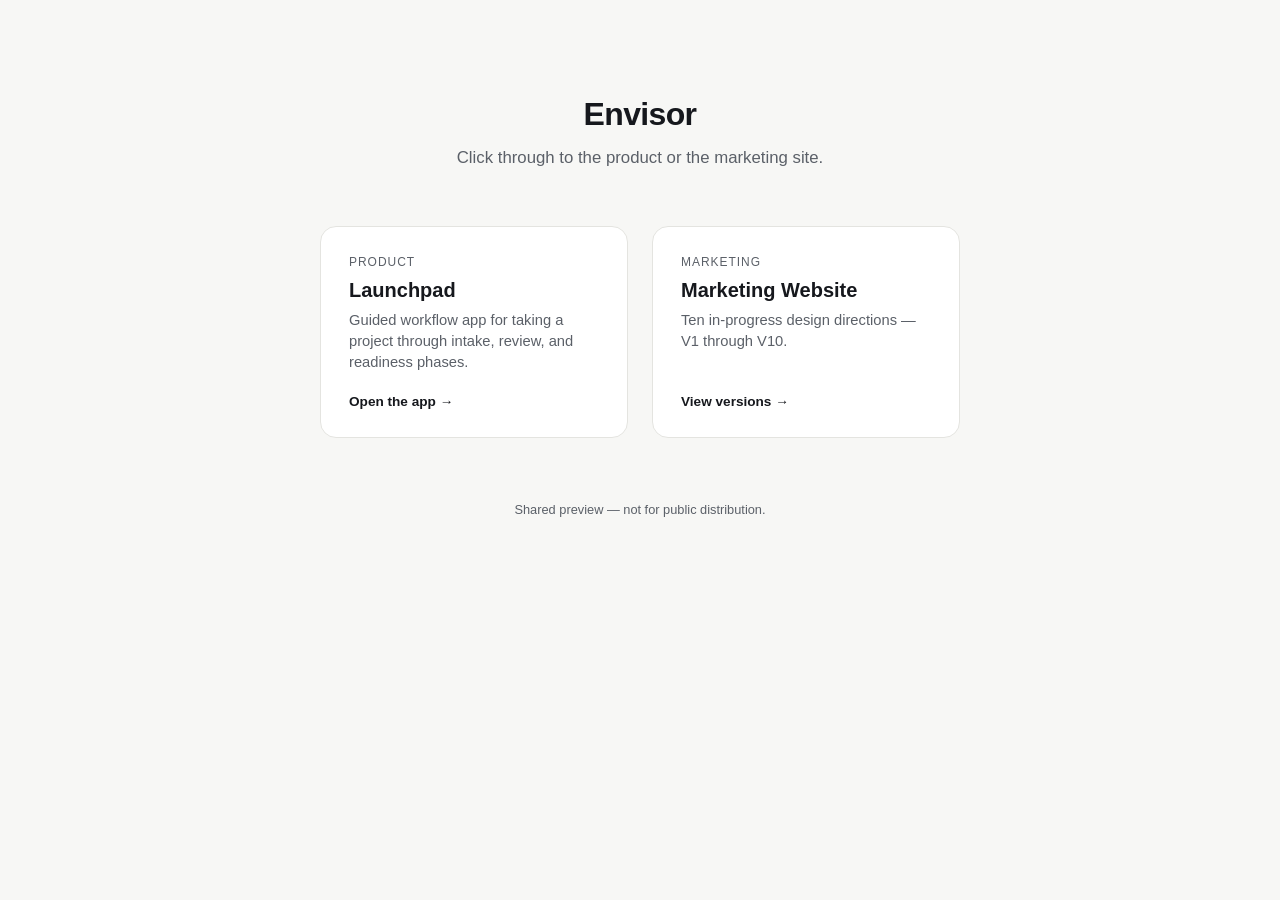
<file: index.html>
<!doctype html>
<html lang="en">
<head>
<meta charset="UTF-8" />
<meta name="viewport" content="width=device-width, initial-scale=1.0" />
<title>Envisor — Preview</title>
<meta name="robots" content="noindex" />
<style>
  :root {
    --bg: #f7f7f5;
    --card-bg: #ffffff;
    --text: #16181d;
    --text-muted: #5b6068;
    --border: #e4e4e0;
    --accent: #16181d;
  }
  @media (prefers-color-scheme: dark) {
    :root {
      --bg: #0f1013;
      --card-bg: #17181c;
      --text: #f2f2f0;
      --text-muted: #9a9ea6;
      --border: #2a2b30;
      --accent: #f2f2f0;
    }
  }
  * { box-sizing: border-box; }
  body {
    margin: 0;
    background: var(--bg);
    color: var(--text);
    font-family: -apple-system, BlinkMacSystemFont, "Inter", "Segoe UI", Helvetica, Arial, sans-serif;
    min-height: 100vh;
    display: flex;
    flex-direction: column;
    align-items: center;
    padding: 6rem 1.5rem 3rem;
  }
  header {
    text-align: center;
    margin-bottom: 3.5rem;
    max-width: 640px;
  }
  header h1 {
    font-size: 2rem;
    font-weight: 650;
    letter-spacing: -0.02em;
    margin: 0 0 0.75rem;
  }
  header p {
    color: var(--text-muted);
    font-size: 1.05rem;
    line-height: 1.5;
    margin: 0;
  }
  .cards {
    display: grid;
    grid-template-columns: repeat(auto-fit, minmax(260px, 1fr));
    gap: 1.5rem;
    width: 100%;
    max-width: 640px;
  }
  a.card {
    display: flex;
    flex-direction: column;
    justify-content: space-between;
    background: var(--card-bg);
    border: 1px solid var(--border);
    border-radius: 16px;
    padding: 1.75rem;
    min-height: 190px;
    text-decoration: none;
    color: inherit;
    transition: transform 0.15s ease, border-color 0.15s ease;
  }
  a.card:hover {
    transform: translateY(-3px);
    border-color: var(--accent);
  }
  .card .kicker {
    font-size: 0.75rem;
    text-transform: uppercase;
    letter-spacing: 0.08em;
    color: var(--text-muted);
    margin-bottom: 0.6rem;
  }
  .card h2 {
    font-size: 1.25rem;
    margin: 0 0 0.5rem;
    font-weight: 600;
  }
  .card p {
    font-size: 0.92rem;
    color: var(--text-muted);
    line-height: 1.45;
    margin: 0;
  }
  .card .go {
    margin-top: 1.25rem;
    font-size: 0.85rem;
    font-weight: 600;
    display: inline-flex;
    align-items: center;
    gap: 0.35rem;
  }
  footer {
    margin-top: 4rem;
    color: var(--text-muted);
    font-size: 0.8rem;
  }
</style>
</head>
<body>
  <header>
    <h1>Envisor</h1>
    <p>Click through to the product or the marketing site.</p>
  </header>

  <main class="cards">
    <a class="card" href="./launchpad/">
      <div>
        <div class="kicker">Product</div>
        <h2>Launchpad</h2>
        <p>Guided workflow app for taking a project through intake, review, and readiness phases.</p>
      </div>
      <span class="go">Open the app →</span>
    </a>

    <a class="card" href="./marketing-website/">
      <div>
        <div class="kicker">Marketing</div>
        <h2>Marketing Website</h2>
        <p>Ten in-progress design directions — V1 through V10.</p>
      </div>
      <span class="go">View versions →</span>
    </a>
  </main>

  <footer>Shared preview — not for public distribution.</footer>
</body>
</html>
</file>
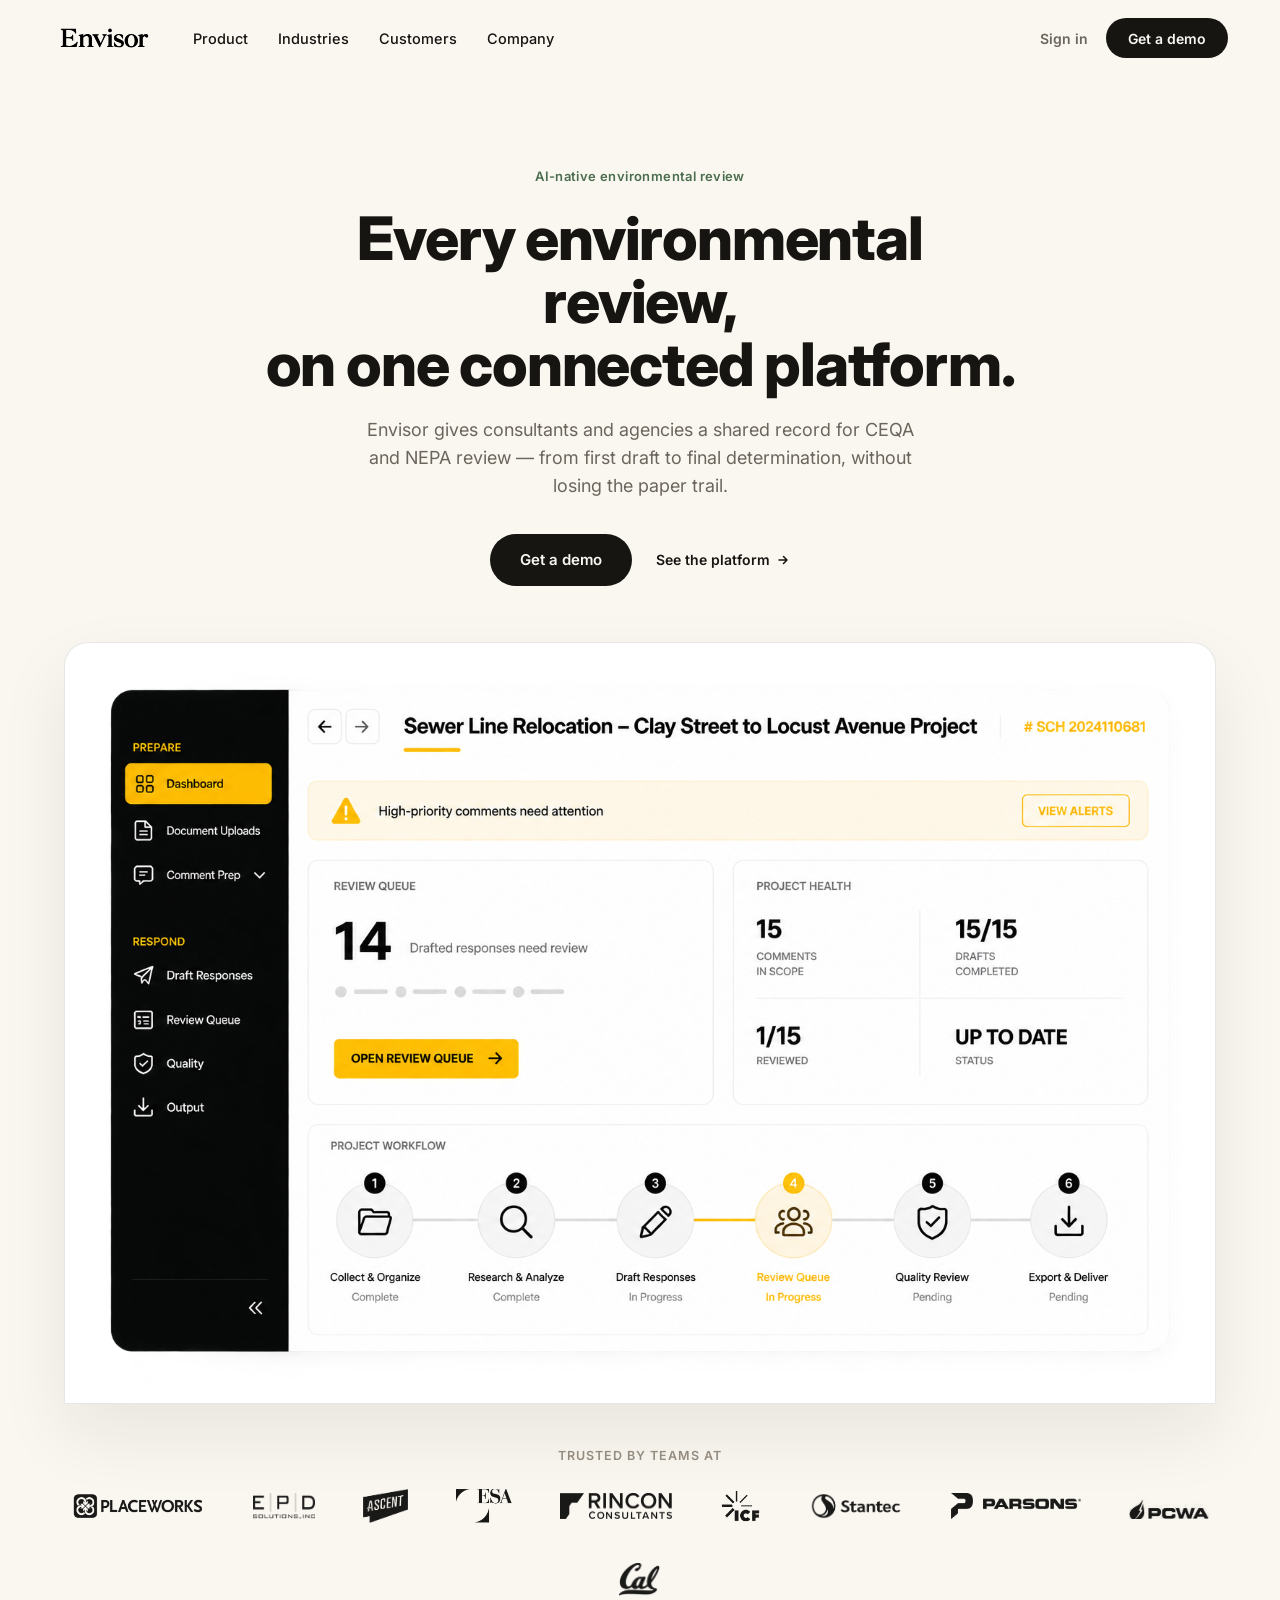
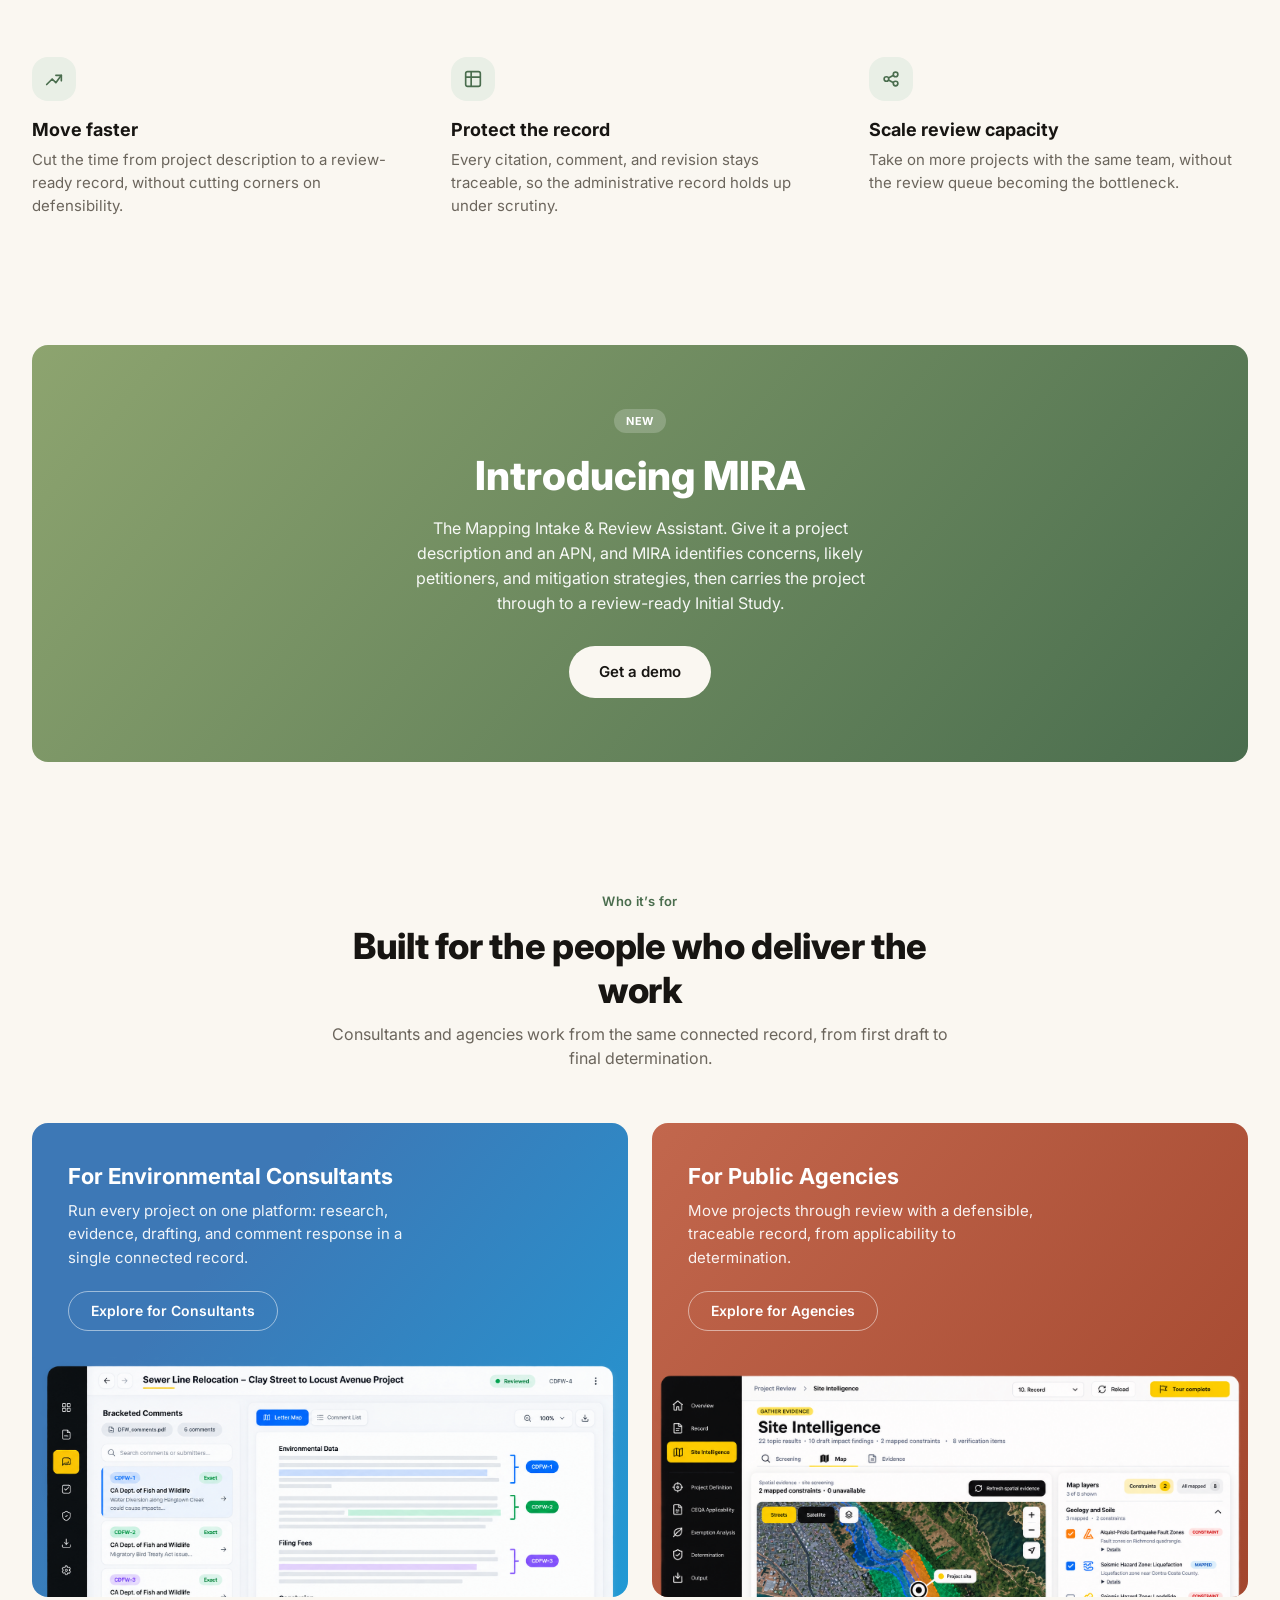
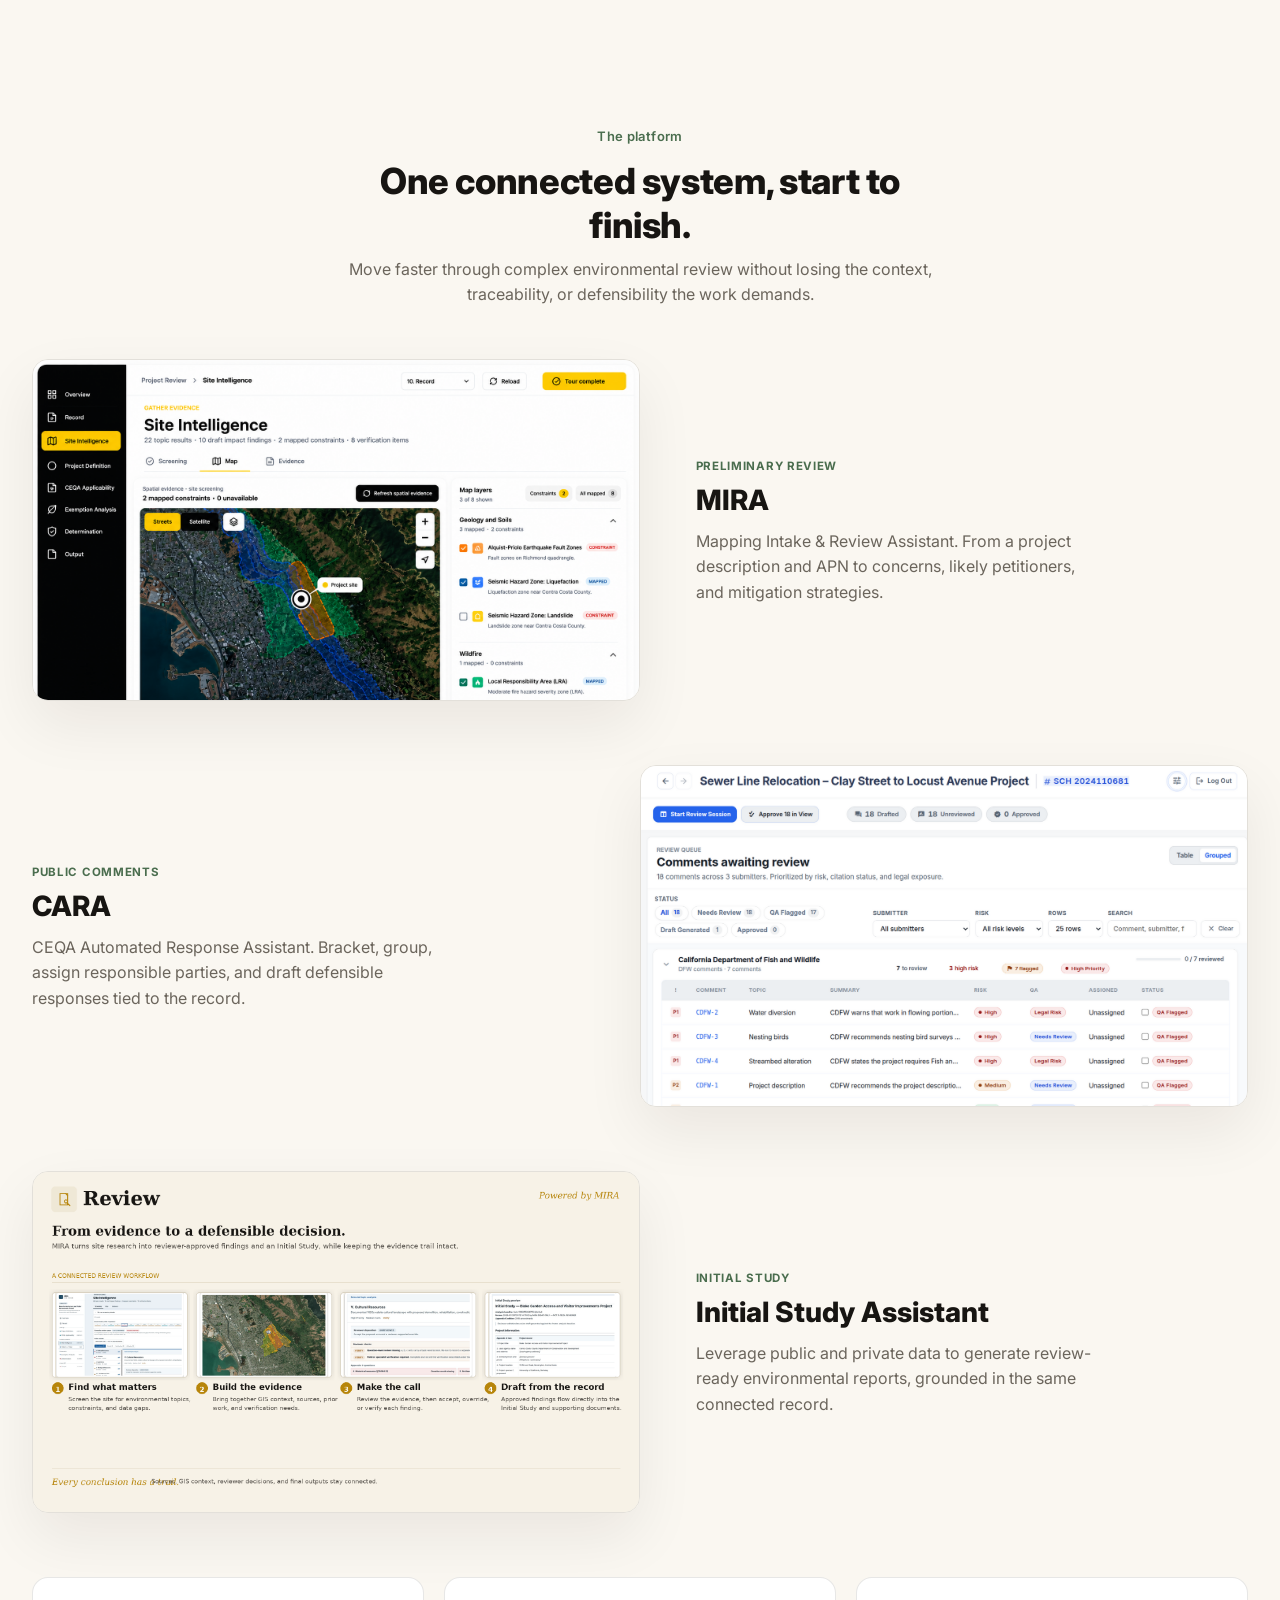
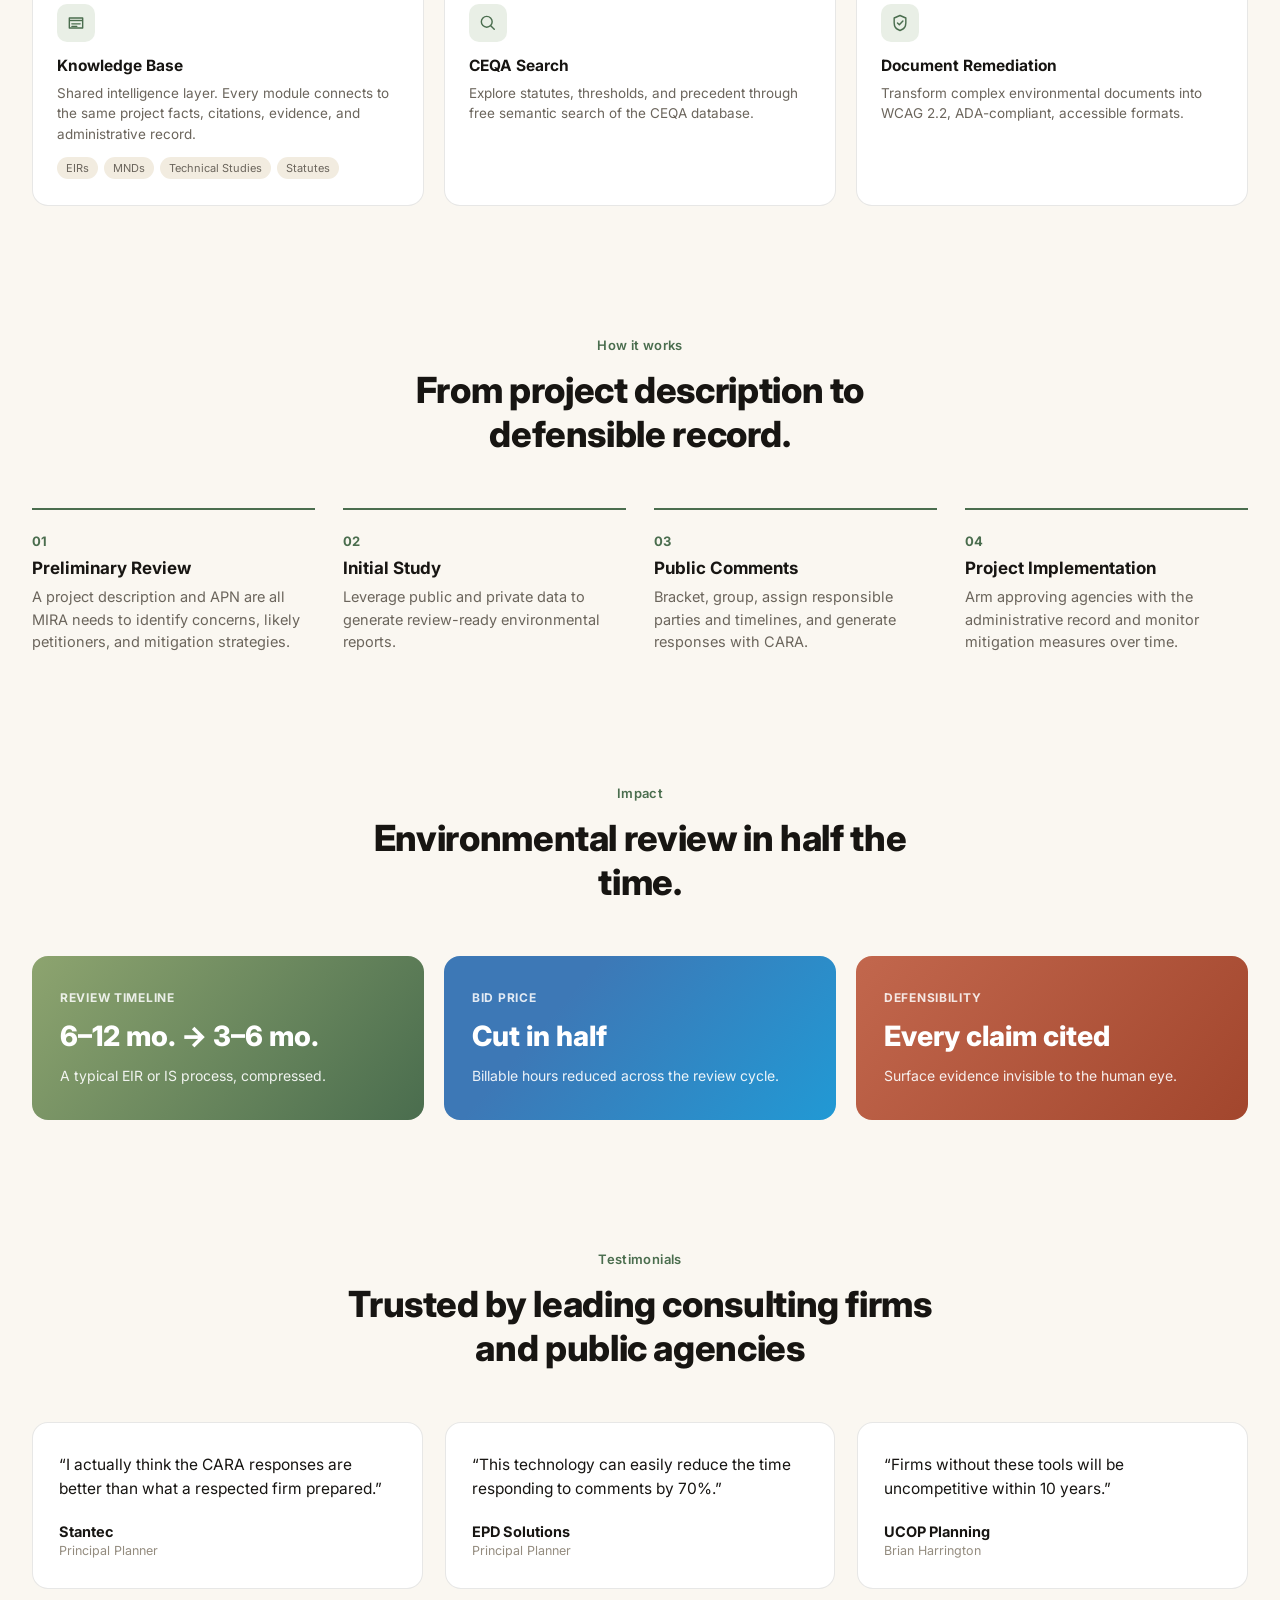
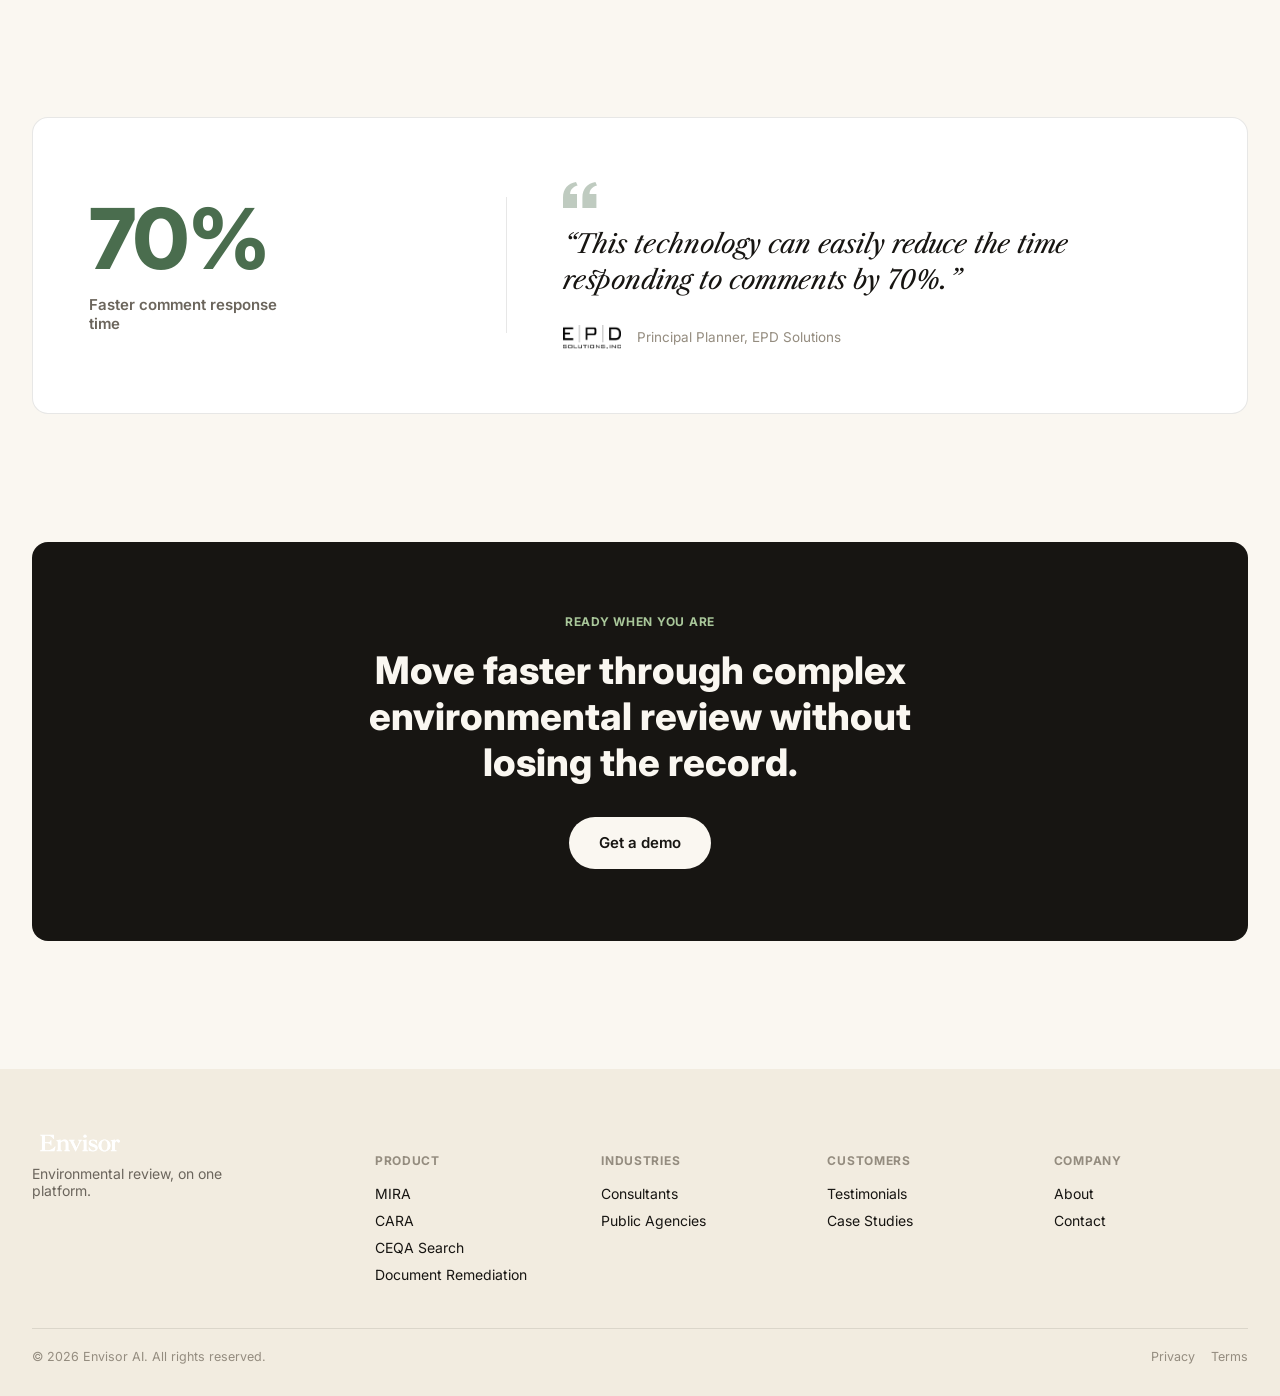
<file: marketing-v10/index.html>
<!DOCTYPE html>
<html lang="en">
<head>
<meta charset="UTF-8">
<meta name="viewport" content="width=device-width, initial-scale=1.0">
<title>Envisor | Environmental review, on one platform</title>
<meta name="description" content="Envisor is a purpose-built AI platform for environmental review. Research, draft, respond to comments, and defend environmental documents in one connected system.">
<link rel="icon" href="favicon.svg" type="image/svg+xml">
<link rel="preconnect" href="https://fonts.googleapis.com">
<link rel="preconnect" href="https://fonts.gstatic.com" crossorigin>
<link href="https://fonts.googleapis.com/css2?family=Libre+Caslon+Text:ital@0;1&family=Inter:wght@400;500;600;700;800&display=swap" rel="stylesheet">
<link rel="stylesheet" href="styles.css">
</head>
<body>

<header class="nav" id="site-nav">
  <div class="nav-inner">
    <a href="/" class="nav-logo"><img src="envisor-logo-ink.svg" alt="Envisor"></a>
    <ul class="nav-links">
      <li class="nav-item"><a href="#platform">Product</a></li>
      <li class="nav-item"><a href="#bento">Industries</a></li>
      <li class="nav-item"><a href="#customers">Customers</a></li>
      <li class="nav-item"><a href="#about">Company</a></li>
    </ul>
    <div class="nav-actions">
      <a href="/contact" class="nav-signin">Sign in</a>
      <a href="/contact" class="btn btn-pill btn-ink">Get a demo</a>
    </div>
    <button class="nav-mobile-toggle" id="menu-toggle" aria-label="Open menu" aria-expanded="false">
      <span></span><span></span><span></span>
    </button>
  </div>
  <div class="mobile-nav" id="mobile-nav">
    <a href="#platform">Product</a>
    <a href="#bento">Industries</a>
    <a href="#customers">Customers</a>
    <a href="#about">Company</a>
    <a href="/contact" class="btn btn-pill btn-ink">Get a demo</a>
  </div>
</header>

<section class="hero">
  <div class="hero-inner">
    <p class="eyebrow">AI-native environmental review</p>
    <h1 class="hero-headline">Every environmental review,<br>on one connected platform.</h1>
    <p class="hero-sub">Envisor gives consultants and agencies a shared record for CEQA and NEPA review — from first draft to final determination, without losing the paper trail.</p>
    <div class="hero-cta-row">
      <a href="/contact" class="btn btn-pill btn-lg btn-primary">Get a demo</a>
      <a href="#platform" class="btn-text">See the platform
        <svg width="14" height="14" viewBox="0 0 14 14" fill="none"><path d="M3 7H11M11 7L7.5 3.5M11 7L7.5 10.5" stroke="currentColor" stroke-width="1.5" stroke-linecap="round" stroke-linejoin="round"/></svg>
      </a>
    </div>
  </div>
  <div class="hero-shot-band reveal">
    <div class="hero-shot-frame">
      <img src="product-shots/hero-dashboard-framed.png" alt="Envisor project dashboard showing review workflow progress, open comments, and project health">
    </div>
  </div>
</section>

<section class="logo-carousel-band">
  <p class="logo-carousel-label">Trusted by teams at</p>
  <div class="logo-carousel-track">
    <div class="logo-carousel-cell"><img src="logos/placeworks.png" alt="PlaceWorks" loading="lazy"></div>
    <div class="logo-carousel-cell"><img src="logos/epd.png" alt="EPD Solutions" loading="lazy"></div>
    <div class="logo-carousel-cell"><img class="logo-lg" src="logos/Ascent_Logo_FullColor.png.png" alt="Ascent Environmental" loading="lazy"></div>
    <div class="logo-carousel-cell"><img class="logo-lg" src="logos/esa.png" alt="ESA — Environmental Science Associates" loading="lazy"></div>
    <div class="logo-carousel-cell"><img src="logos/rincon.png" alt="Rincon Consultants" loading="lazy"></div>
    <div class="logo-carousel-cell"><img class="logo-lg" src="logos/Logo-ICF.png" alt="ICF" loading="lazy"></div>
    <div class="logo-carousel-cell"><img src="logos/stantec.png" alt="Stantec" loading="lazy"></div>
    <div class="logo-carousel-cell"><img src="logos/Parsons_Corporation_logo.png" alt="Parsons" loading="lazy"></div>
    <div class="logo-carousel-cell"><img src="logos/pcwa.png" alt="Placer County Water Agency" loading="lazy"></div>
    <div class="logo-carousel-cell"><img class="logo-lg" src="logos/UC_Berkeley_Cal_logo.png" alt="UC Berkeley" loading="lazy"></div>
  </div>
</section>

<section class="benefits-sierra">
  <div class="benefits-inner">
    <div class="benefit-card reveal">
      <span class="benefit-icon" aria-hidden="true">
        <svg width="22" height="22" viewBox="0 0 24 24" fill="none"><path d="M4 18L10 12L14 16L20 8" stroke="currentColor" stroke-width="1.8" stroke-linecap="round" stroke-linejoin="round"/><path d="M14 8H20V14" stroke="currentColor" stroke-width="1.8" stroke-linecap="round" stroke-linejoin="round"/></svg>
      </span>
      <h3>Move faster</h3>
      <p>Cut the time from project description to a review-ready record, without cutting corners on defensibility.</p>
    </div>
    <div class="benefit-card reveal">
      <span class="benefit-icon" aria-hidden="true">
        <svg width="22" height="22" viewBox="0 0 24 24" fill="none"><rect x="4" y="4" width="16" height="16" rx="2" stroke="currentColor" stroke-width="1.8"/><path d="M4 10H20M10 4V20" stroke="currentColor" stroke-width="1.8"/></svg>
      </span>
      <h3>Protect the record</h3>
      <p>Every citation, comment, and revision stays traceable, so the administrative record holds up under scrutiny.</p>
    </div>
    <div class="benefit-card reveal">
      <span class="benefit-icon" aria-hidden="true">
        <svg width="22" height="22" viewBox="0 0 24 24" fill="none"><circle cx="7" cy="12" r="2.5" stroke="currentColor" stroke-width="1.8"/><circle cx="17" cy="7" r="2.5" stroke="currentColor" stroke-width="1.8"/><circle cx="17" cy="17" r="2.5" stroke="currentColor" stroke-width="1.8"/><path d="M9.2 11L14.8 8M9.2 13L14.8 16" stroke="currentColor" stroke-width="1.8"/></svg>
      </span>
      <h3>Scale review capacity</h3>
      <p>Take on more projects with the same team, without the review queue becoming the bottleneck.</p>
    </div>
  </div>
</section>

<section class="announce" id="mira">
  <div class="announce-card announce-card--green reveal">
    <span class="announce-badge">NEW</span>
    <h2>Introducing MIRA</h2>
    <p>The Mapping Intake &amp; Review Assistant. Give it a project description and an APN, and MIRA identifies concerns, likely petitioners, and mitigation strategies, then carries the project through to a review-ready Initial Study.</p>
    <a href="/contact" class="btn btn-pill btn-lg btn-light">Get a demo</a>
  </div>
</section>

<section class="bento" id="bento">
  <div class="sec-head reveal">
    <span class="eyebrow">Who it&rsquo;s for</span>
    <h2>Built for the people who deliver the work</h2>
    <p>Consultants and agencies work from the same connected record, from first draft to final determination.</p>
  </div>
  <div class="bento-grid reveal">
    <div class="bento-tile bento-tile--blue">
      <h3>For Environmental Consultants</h3>
      <p>Run every project on one platform: research, evidence, drafting, and comment response in a single connected record.</p>
      <a href="#" class="btn btn-pill btn-outline-light">Explore for Consultants</a>
      <div class="bento-shot"><img src="product-shots/cara-bracketed-comments.png" alt="CARA bracketed comments showing public comment letters mapped to agency issues by color-coded section"></div>
    </div>
    <div class="bento-tile bento-tile--terracotta">
      <h3>For Public Agencies</h3>
      <p>Move projects through review with a defensible, traceable record, from applicability to determination.</p>
      <a href="#" class="btn btn-pill btn-outline-light">Explore for Agencies</a>
      <div class="bento-shot"><img src="product-shots/mira-site-intelligence-soft.png" alt="Site Intelligence map showing mapped environmental constraints for a project site"></div>
    </div>
  </div>
</section>

<section class="features-sierra" id="platform">
  <div class="sec-head reveal">
    <span class="eyebrow">The platform</span>
    <h2>One connected system, start to finish.</h2>
    <p>Move faster through complex environmental review without losing the context, traceability, or defensibility the work demands.</p>
  </div>

  <div class="feature-row reveal">
    <div class="feature-row-media">
      <img src="product-shots/mira-site-intelligence.png" alt="MIRA site intelligence map showing mapped environmental constraints for a project site">
    </div>
    <div class="feature-row-text">
      <span class="feature-tag">Preliminary Review</span>
      <h3>MIRA</h3>
      <p>Mapping Intake &amp; Review Assistant. From a project description and APN to concerns, likely petitioners, and mitigation strategies.</p>
    </div>
  </div>

  <div class="feature-row feature-row--reverse reveal">
    <div class="feature-row-media">
      <img src="product-shots/cara-review-queue.png" alt="CARA review queue showing drafted comment responses awaiting reviewer sign-off">
    </div>
    <div class="feature-row-text">
      <span class="feature-tag">Public Comments</span>
      <h3>CARA</h3>
      <p>CEQA Automated Response Assistant. Bracket, group, assign responsible parties, and draft defensible responses tied to the record.</p>
    </div>
  </div>

  <div class="feature-row reveal">
    <div class="feature-row-media">
      <img src="product-shots/mira-workflow-composite.png" alt="Initial Study Assistant assembling a review-ready environmental report from public and private data">
    </div>
    <div class="feature-row-text">
      <span class="feature-tag">Initial Study</span>
      <h3>Initial Study Assistant</h3>
      <p>Leverage public and private data to generate review-ready environmental reports, grounded in the same connected record.</p>
    </div>
  </div>

  <div class="feature-mini-grid reveal">
    <div class="feature-mini-card">
      <span class="feature-mini-icon" aria-hidden="true">
        <svg width="20" height="20" viewBox="0 0 24 24" fill="none"><path d="M4 6H20V18H4V6Z" stroke="currentColor" stroke-width="1.7" stroke-linejoin="round"/><path d="M4 9H20" stroke="currentColor" stroke-width="1.7"/><path d="M7 13H17M7 16H13" stroke="currentColor" stroke-width="1.7" stroke-linecap="round"/></svg>
      </span>
      <h4>Knowledge Base</h4>
      <p>Shared intelligence layer. Every module connects to the same project facts, citations, evidence, and administrative record.</p>
      <div class="kb-tags">
        <span>EIRs</span><span>MNDs</span><span>Technical Studies</span><span>Statutes</span>
      </div>
    </div>
    <div class="feature-mini-card">
      <span class="feature-mini-icon" aria-hidden="true">
        <svg width="20" height="20" viewBox="0 0 24 24" fill="none"><circle cx="10.5" cy="10.5" r="6.5" stroke="currentColor" stroke-width="1.7"/><path d="M19.5 19.5L15.3 15.3" stroke="currentColor" stroke-width="1.7" stroke-linecap="round"/></svg>
      </span>
      <h4>CEQA Search</h4>
      <p>Explore statutes, thresholds, and precedent through free semantic search of the CEQA database.</p>
    </div>
    <div class="feature-mini-card">
      <span class="feature-mini-icon" aria-hidden="true">
        <svg width="20" height="20" viewBox="0 0 24 24" fill="none"><path d="M12 3L19 6V12C19 16.5 16 19.8 12 21C8 19.8 5 16.5 5 12V6L12 3Z" stroke="currentColor" stroke-width="1.7" stroke-linejoin="round"/><path d="M9 12L11.2 14.2L15.5 9.5" stroke="currentColor" stroke-width="1.7" stroke-linecap="round" stroke-linejoin="round"/></svg>
      </span>
      <h4>Document Remediation</h4>
      <p>Transform complex environmental documents into WCAG 2.2, ADA-compliant, accessible formats.</p>
    </div>
  </div>
</section>

<section class="workflow">
  <div class="sec-head reveal">
    <span class="eyebrow">How it works</span>
    <h2>From project description to defensible record.</h2>
  </div>
  <ol class="workflow-steps reveal">
    <li><span class="workflow-num">01</span><h4>Preliminary Review</h4><p>A project description and APN are all MIRA needs to identify concerns, likely petitioners, and mitigation strategies.</p></li>
    <li><span class="workflow-num">02</span><h4>Initial Study</h4><p>Leverage public and private data to generate review-ready environmental reports.</p></li>
    <li><span class="workflow-num">03</span><h4>Public Comments</h4><p>Bracket, group, assign responsible parties and timelines, and generate responses with CARA.</p></li>
    <li><span class="workflow-num">04</span><h4>Project Implementation</h4><p>Arm approving agencies with the administrative record and monitor mitigation measures over time.</p></li>
  </ol>
</section>

<section class="impact">
  <div class="impact-inner">
    <div class="sec-head reveal">
      <span class="eyebrow">Impact</span>
      <h2>Environmental review in half the time.</h2>
    </div>
    <div class="impact-grid reveal">
      <div class="impact-stat impact-stat--green">
        <span class="impact-eyebrow">Review Timeline</span>
        <span class="impact-num">6–12 mo. &rarr; 3–6 mo.</span>
        <p class="impact-desc">A typical EIR or IS process, compressed.</p>
      </div>
      <div class="impact-stat impact-stat--blue">
        <span class="impact-eyebrow">Bid Price</span>
        <span class="impact-num">Cut in half</span>
        <p class="impact-desc">Billable hours reduced across the review cycle.</p>
      </div>
      <div class="impact-stat impact-stat--terracotta">
        <span class="impact-eyebrow">Defensibility</span>
        <span class="impact-num">Every claim cited</span>
        <p class="impact-desc">Surface evidence invisible to the human eye.</p>
      </div>
    </div>
  </div>
</section>

<section class="testimonials" id="customers">
  <div class="sec-head reveal">
    <span class="eyebrow">Testimonials</span>
    <h2>Trusted by leading consulting firms and public agencies</h2>
  </div>
  <div class="testimonial-cards reveal">
    <blockquote class="testimonial-card">
      <p>&ldquo;I actually think the CARA responses are better than what a respected firm prepared.&rdquo;</p>
      <cite><span class="t-org">Stantec</span><span class="t-role">Principal Planner</span></cite>
    </blockquote>
    <blockquote class="testimonial-card">
      <p>&ldquo;This technology can easily reduce the time responding to comments by 70%.&rdquo;</p>
      <cite><span class="t-org">EPD Solutions</span><span class="t-role">Principal Planner</span></cite>
    </blockquote>
    <blockquote class="testimonial-card">
      <p>&ldquo;Firms without these tools will be uncompetitive within 10 years.&rdquo;</p>
      <cite><span class="t-org">UCOP Planning</span><span class="t-role">Brian Harrington</span></cite>
    </blockquote>
  </div>
</section>

<section class="spotlight">
  <div class="spotlight-card reveal">
    <div class="spotlight-stat">
      <span class="spotlight-num">70%</span>
      <span class="spotlight-label">Faster comment response time</span>
    </div>
    <div class="spotlight-quote">
      <svg class="spotlight-mark" width="34" height="26" viewBox="0 0 34 26" fill="none" aria-hidden="true"><path d="M0 26V15.6C0 6.9 4.9 1.3 13 0L14.6 3.6C9.7 5 7.3 8 7.1 12H14V26H0ZM19.4 26V15.6C19.4 6.9 24.3 1.3 32.4 0L34 3.6C29.1 5 26.7 8 26.5 12H33.4V26H19.4Z" fill="currentColor"/></svg>
      <p>&ldquo;This technology can easily reduce the time responding to comments by 70%.&rdquo;</p>
      <div class="spotlight-attribution">
        <img src="logos/epd.png" alt="EPD Solutions" class="spotlight-logo">
        <span class="t-role">Principal Planner, EPD Solutions</span>
      </div>
    </div>
  </div>
</section>

<section class="final-cta">
  <div class="final-cta-card reveal">
    <span class="final-cta-eyebrow">Ready when you are</span>
    <h2>Move faster through complex environmental review without losing the record.</h2>
    <a href="/contact" class="btn btn-pill btn-lg btn-light">Get a demo</a>
  </div>
</section>

<footer class="footer" id="about">
  <div class="footer-inner">
    <div class="footer-brand">
      <img class="footer-logo" src="envisor-logo.svg" alt="Envisor">
      <p>Environmental review, on one platform.</p>
    </div>
    <div class="footer-col">
      <h5>Product</h5>
      <a href="#platform">MIRA</a>
      <a href="#platform">CARA</a>
      <a href="#platform">CEQA Search</a>
      <a href="#platform">Document Remediation</a>
    </div>
    <div class="footer-col">
      <h5>Industries</h5>
      <a href="#bento">Consultants</a>
      <a href="#bento">Public Agencies</a>
    </div>
    <div class="footer-col">
      <h5>Customers</h5>
      <a href="#customers">Testimonials</a>
      <a href="#customers">Case Studies</a>
    </div>
    <div class="footer-col">
      <h5>Company</h5>
      <a href="#about">About</a>
      <a href="/contact">Contact</a>
    </div>
  </div>
  <div class="footer-bottom">
    <span>&copy; 2026 Envisor AI. All rights reserved.</span>
    <span class="footer-legal"><a href="#">Privacy</a><a href="#">Terms</a></span>
  </div>
</footer>

<script>
(function () {
  var reduceMotion = window.matchMedia('(prefers-reduced-motion: reduce)').matches;
  var nav = document.getElementById('site-nav');
  window.addEventListener('scroll', function () {
    nav.classList.toggle('is-scrolled', window.scrollY > 8);
  }, { passive: true });

  var toggle = document.getElementById('menu-toggle');
  var mobileNav = document.getElementById('mobile-nav');
  toggle.addEventListener('click', function () {
    var open = mobileNav.classList.toggle('is-open');
    toggle.setAttribute('aria-expanded', String(open));
  });

  var revealables = document.querySelectorAll('.reveal');
  if (reduceMotion || !('IntersectionObserver' in window)) {
    revealables.forEach(function (el) { el.classList.add('is-in'); });
  } else {
    var io = new IntersectionObserver(function (entries) {
      entries.forEach(function (entry) {
        if (!entry.isIntersecting) return;
        entry.target.classList.add('is-in');
        io.unobserve(entry.target);
      });
    }, { rootMargin: '0px 0px 20% 0px', threshold: 0.01 });
    revealables.forEach(function (el) {
      if (el.getBoundingClientRect().top < window.innerHeight) { el.classList.add('is-in'); }
      else { io.observe(el); }
    });
  }
})();
</script>
</body>
</html>
</file>
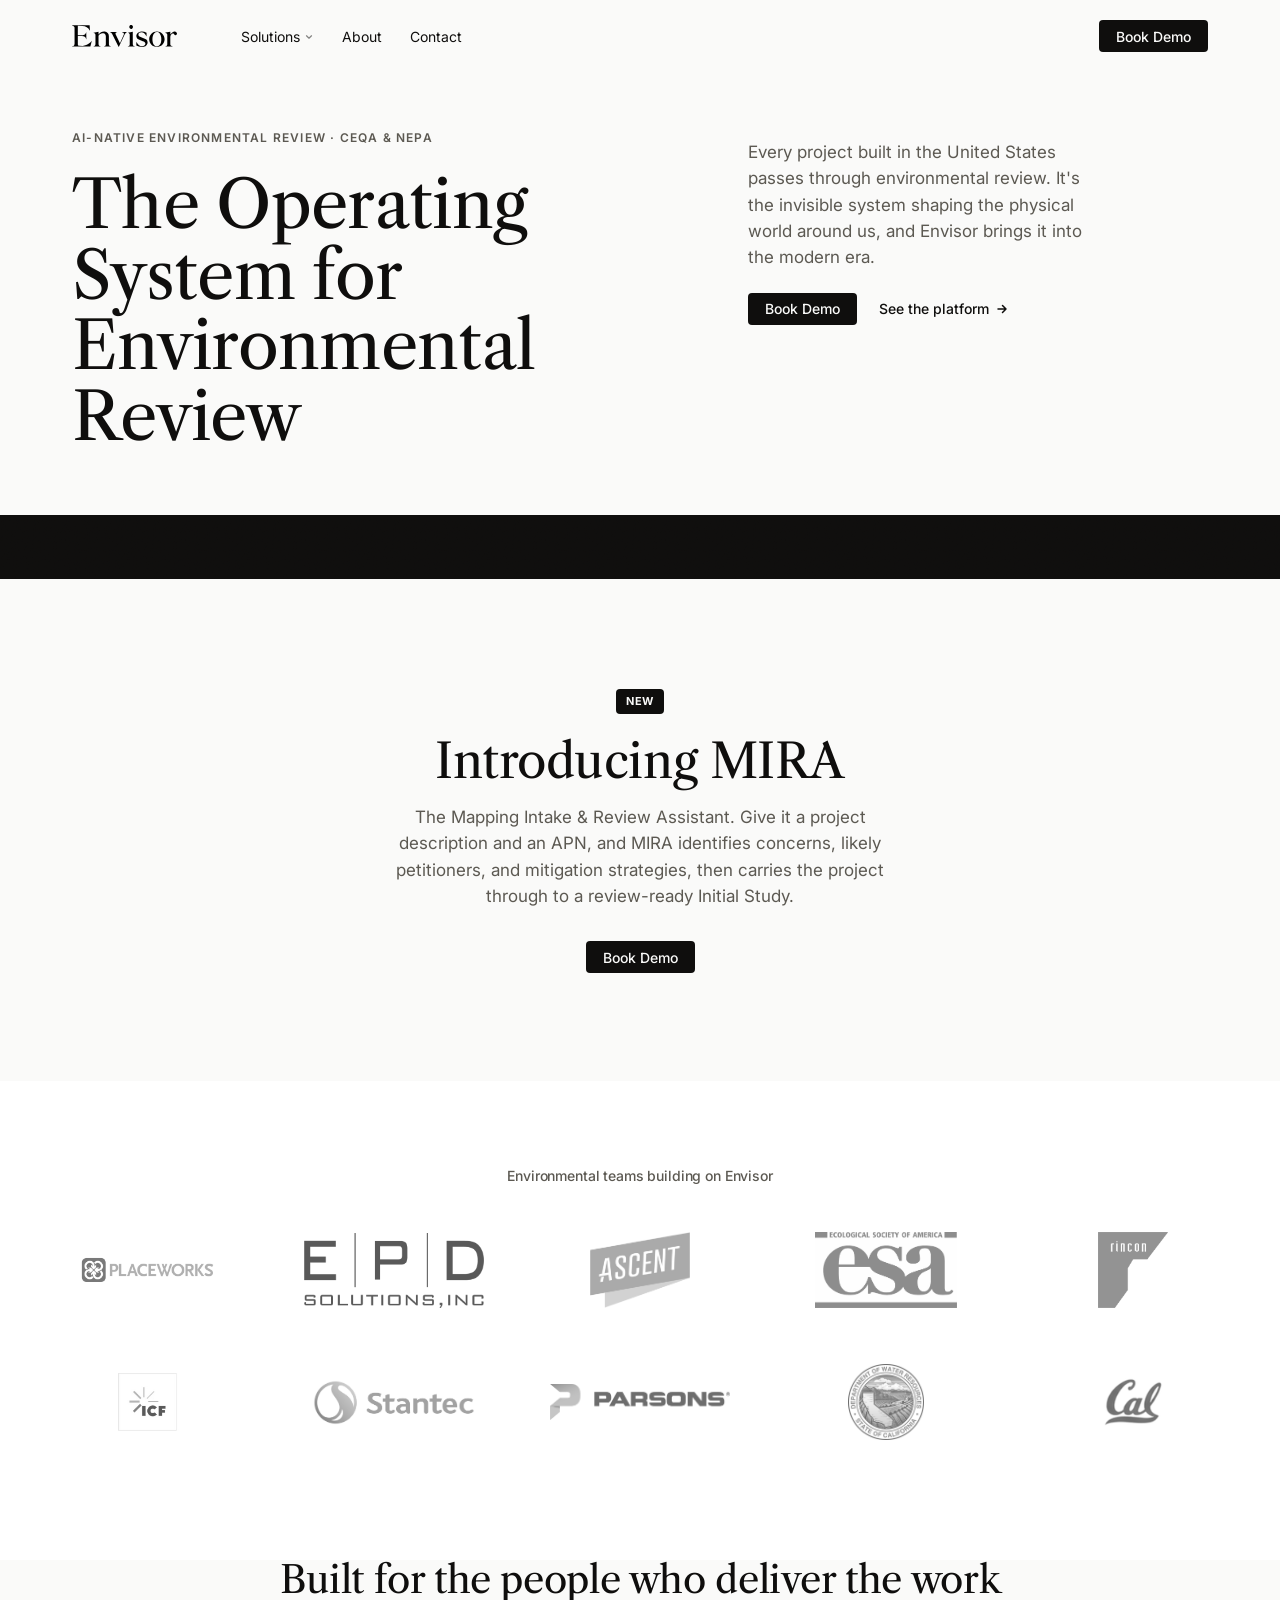
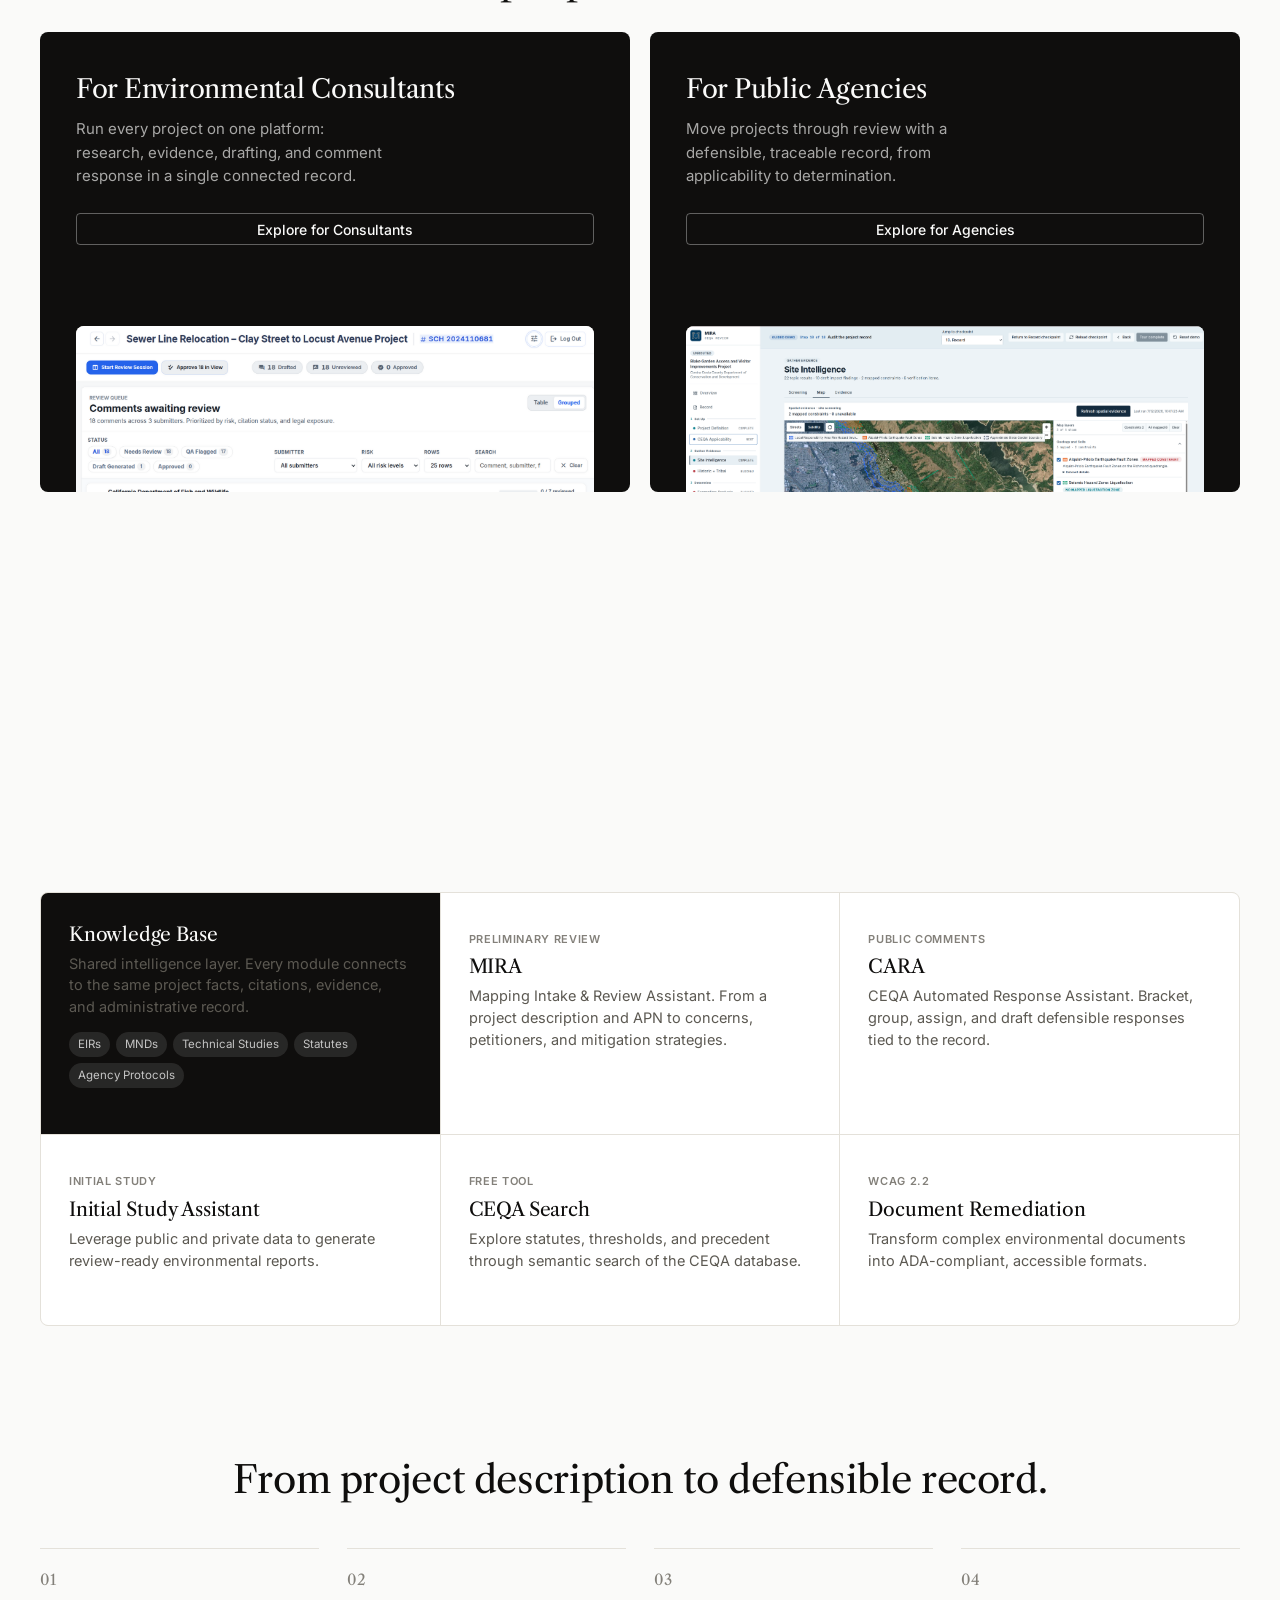
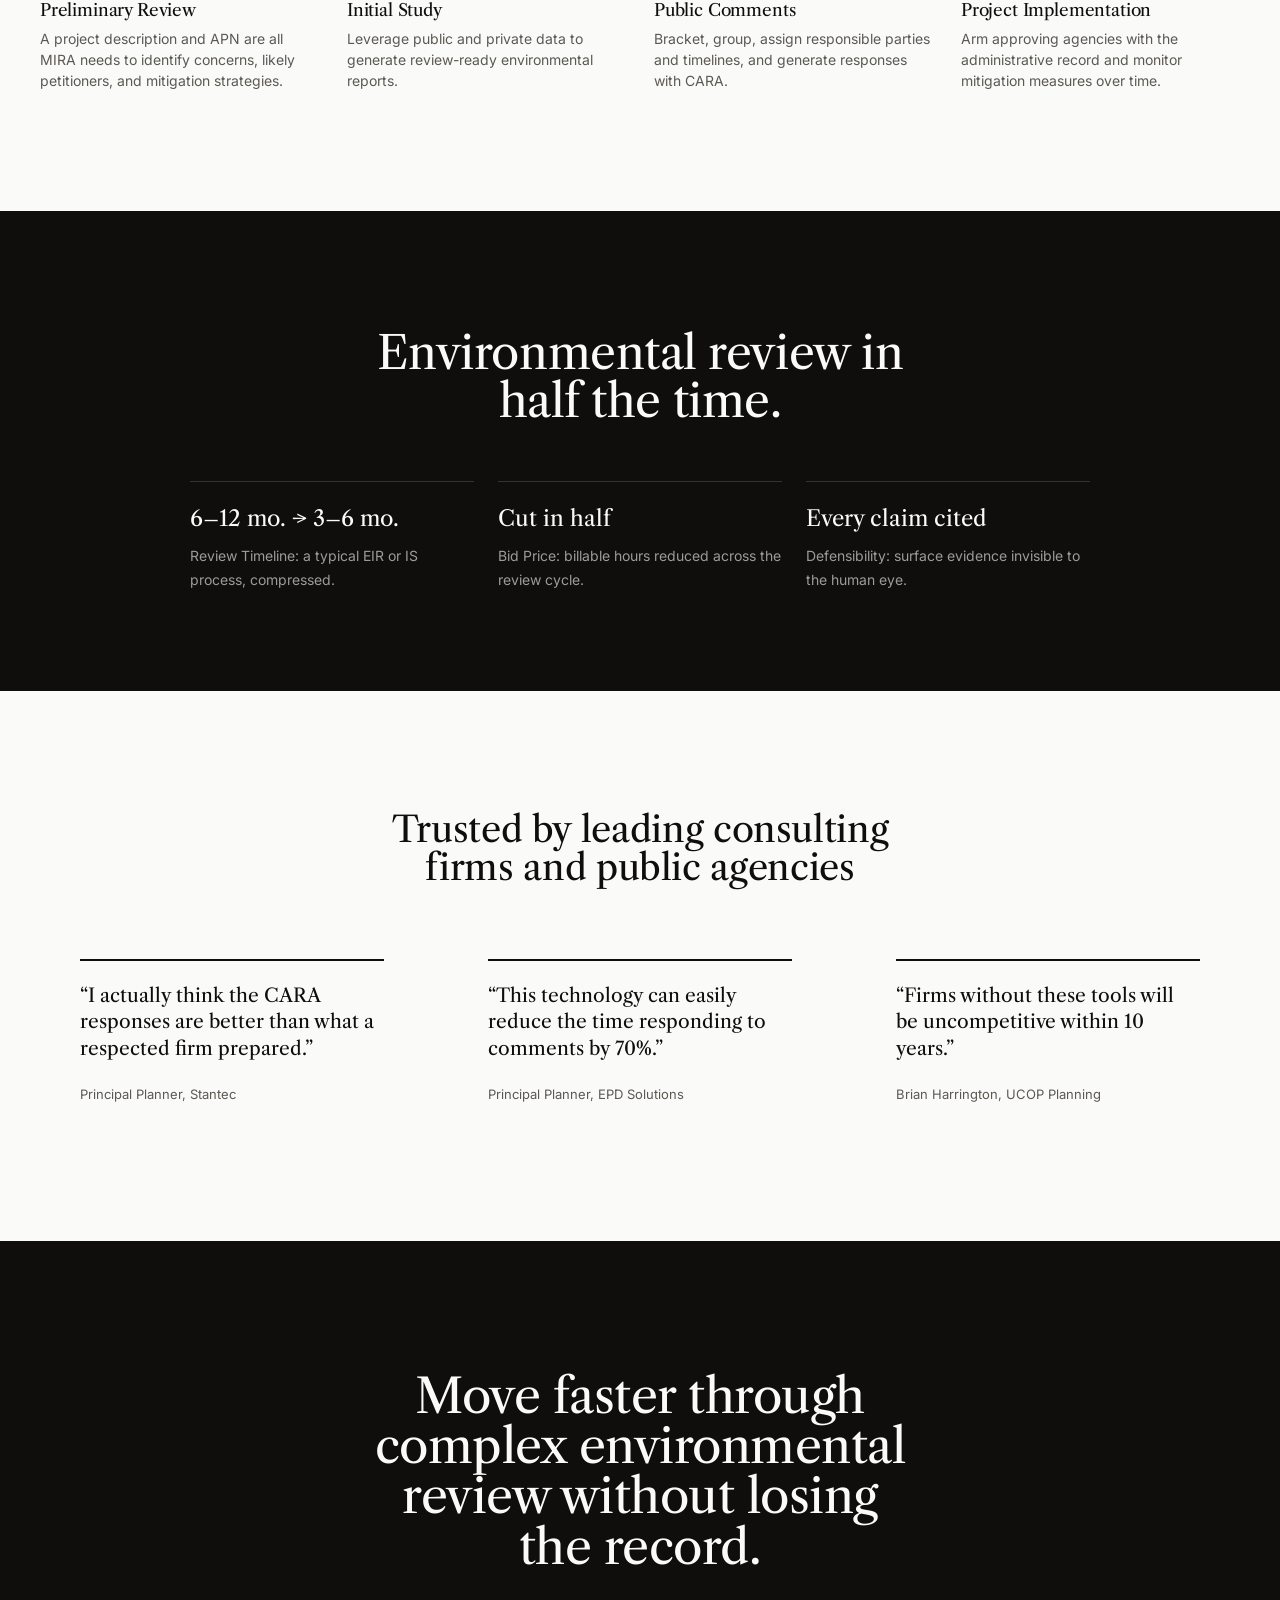
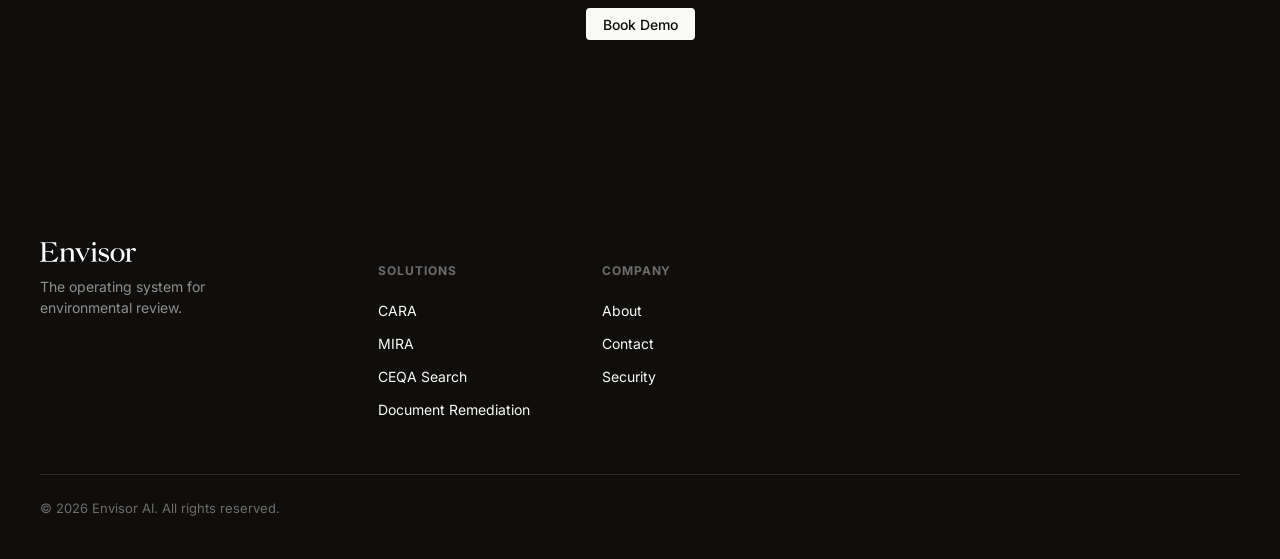
<file: marketing-v3/index.html>
<!DOCTYPE html>
<html lang="en">
<head>
<meta charset="UTF-8">
<meta name="viewport" content="width=device-width, initial-scale=1.0">
<title>Envisor | The Operating System for Environmental Review</title>
<meta name="description" content="Envisor is a purpose-built AI platform for environmental review. Research, draft, respond to comments, and defend environmental documents in one connected system.">
<link rel="icon" href="favicon.svg" type="image/svg+xml">
<link rel="preconnect" href="https://fonts.googleapis.com">
<link rel="preconnect" href="https://fonts.gstatic.com" crossorigin>
<link href="https://fonts.googleapis.com/css2?family=Libre+Caslon+Text:ital@0;1&family=Inter:wght@400;500;600;700&display=swap" rel="stylesheet">
<link rel="stylesheet" href="styles.css">
</head>
<body>

<header class="nav" id="site-nav">
  <div class="nav-inner">
    <a href="/" class="nav-logo"><img src="envisor-logo-ink.svg" alt="Envisor"></a>
    <ul class="nav-links">
      <li class="nav-item" tabindex="0">
        <span>Solutions
          <svg width="10" height="10" viewBox="0 0 12 12" fill="none"><path d="M3 4.5L6 7.5L9 4.5" stroke="currentColor" stroke-width="1.4" stroke-linecap="round" stroke-linejoin="round"/></svg>
        </span>
        <div class="nav-dropdown">
          <a href="#platform"><span class="dd-title">CARA</span><span class="dd-desc">CEQA Comment Response Application</span></a>
          <a href="#platform"><span class="dd-title">MIRA</span><span class="dd-desc">Mapping Intake &amp; Review Assistant</span></a>
          <a href="#platform"><span class="dd-title">CEQA Search</span><span class="dd-desc">Free semantic search</span></a>
          <a href="#platform"><span class="dd-title">Document Remediation</span><span class="dd-desc">WCAG 2.2 conversion</span></a>
        </div>
      </li>
      <li class="nav-item"><a href="#about">About</a></li>
      <li class="nav-item"><a href="#contact">Contact</a></li>
    </ul>
    <div class="nav-actions">
      <a href="/contact" class="btn btn-dark">Book Demo</a>
    </div>
    <button class="nav-mobile-toggle" id="menu-toggle" aria-label="Open menu" aria-expanded="false">
      <span></span><span></span><span></span>
    </button>
  </div>
  <div class="mobile-nav" id="mobile-nav">
    <a href="#platform">Solutions</a>
    <a href="#about">About</a>
    <a href="#contact">Contact</a>
    <a href="/contact" class="btn btn-dark">Book Demo</a>
  </div>
</header>

<section class="hero">
  <div class="hero-grid">
    <div>
      <p class="eyebrow hero-eyebrow">AI-NATIVE ENVIRONMENTAL REVIEW &middot; CEQA &amp; NEPA</p>
      <h1 class="hero-headline">The Operating System for Environmental Review</h1>
    </div>
    <div class="hero-side">
      <p class="hero-sub">Every project built in the United States passes through environmental review. It's the invisible system shaping the physical world around us, and Envisor brings it into the modern era.</p>
      <div class="hero-cta-row">
        <a href="/contact" class="btn btn-dark">Book Demo</a>
        <a href="#platform" class="btn-text">See the platform
          <svg width="14" height="14" viewBox="0 0 14 14" fill="none"><path d="M3 7H11M11 7L7.5 3.5M11 7L7.5 10.5" stroke="currentColor" stroke-width="1.5" stroke-linecap="round" stroke-linejoin="round"/></svg>
        </a>
      </div>
    </div>
  </div>
</section>

<div class="grain-band">
  <div class="placeholder-panel reveal"></div>
</div>

<section class="announce">
  <span class="announce-badge">NEW</span>
  <h2>Introducing MIRA</h2>
  <p>The Mapping Intake &amp; Review Assistant. Give it a project description and an APN, and MIRA identifies concerns, likely petitioners, and mitigation strategies, then carries the project through to a review-ready Initial Study.</p>
  <a href="/contact" class="btn btn-dark">Book Demo</a>
</section>

<section class="logowall">
  <h3 class="reveal">Environmental teams building on Envisor</h3>
  <div class="logowall-grid">
    <img class="reveal" src="logos/placeworks.png" alt="PlaceWorks" loading="lazy">
    <img class="reveal" src="logos/epd.png" alt="EPD Solutions" loading="lazy">
    <img class="reveal" src="logos/Ascent_Logo_FullColor.png.png" alt="Ascent Environmental" loading="lazy">
    <img class="reveal" src="logos/esa.jpg" alt="Ecological Society of America" loading="lazy">
    <img class="reveal" src="logos/rincon.png" alt="Rincon Consultants" loading="lazy">
    <img class="reveal" src="logos/Logo-ICF.png" alt="ICF" loading="lazy">
    <img class="reveal" src="logos/stantec.jpg" alt="Stantec" loading="lazy">
    <img class="reveal" src="logos/Parsons_Corporation_logo.png" alt="Parsons" loading="lazy">
    <img class="reveal" src="logos/dwr.jpg" alt="California Department of Water Resources" loading="lazy">
    <img class="reveal" src="logos/UC_Berkeley_Cal_logo.png" alt="UC Berkeley" loading="lazy">
  </div>
</section>

<section class="lanes">
  <div class="lanes-intro reveal">
    <h2>Built for the people who deliver the work</h2>
  </div>
  <div class="lanes-grid">
    <div class="lane reveal">
      <h3>For Environmental Consultants</h3>
      <p>Run every project on one platform: research, evidence, drafting, and comment response in a single connected record.</p>
      <a href="#" class="btn btn-outline-light">Explore for Consultants</a>
      <div class="lane-panel"><img src="product-shots/cara-review-queue.png" alt="CARA review queue showing public comments grouped by agency, risk level, and QA status"></div>
    </div>
    <div class="lane reveal">
      <h3>For Public Agencies</h3>
      <p>Move projects through review with a defensible, traceable record, from applicability to determination.</p>
      <a href="#" class="btn btn-outline-light">Explore for Agencies</a>
      <div class="lane-panel"><img src="product-shots/mira-site-intelligence.png" alt="MIRA Site Intelligence map showing mapped environmental constraints for a project site"></div>
    </div>
  </div>
</section>

<section class="platform" id="platform">
  <div class="platform-intro reveal">
    <h2>One connected system for environmental review, start to finish.</h2>
    <p>Move faster through complex environmental review without losing the context, traceability, or defensibility the work demands.</p>
  </div>
  <div class="platform-grid reveal">
    <div class="platform-card platform-card--kb">
      <h3>Knowledge Base</h3>
      <p>Shared intelligence layer. Every module connects to the same project facts, citations, evidence, and administrative record.</p>
      <div class="kb-tags">
        <span>EIRs</span><span>MNDs</span><span>Technical Studies</span><span>Statutes</span><span>Agency Protocols</span>
      </div>
    </div>
    <div class="platform-card">
      <span class="platform-card-badge">Preliminary Review</span>
      <h3>MIRA</h3>
      <p>Mapping Intake &amp; Review Assistant. From a project description and APN to concerns, petitioners, and mitigation strategies.</p>
    </div>
    <div class="platform-card">
      <span class="platform-card-badge">Public Comments</span>
      <h3>CARA</h3>
      <p>CEQA Automated Response Assistant. Bracket, group, assign, and draft defensible responses tied to the record.</p>
    </div>
    <div class="platform-card">
      <span class="platform-card-badge">Initial Study</span>
      <h3>Initial Study Assistant</h3>
      <p>Leverage public and private data to generate review-ready environmental reports.</p>
    </div>
    <div class="platform-card">
      <span class="platform-card-badge">Free tool</span>
      <h3>CEQA Search</h3>
      <p>Explore statutes, thresholds, and precedent through semantic search of the CEQA database.</p>
    </div>
    <div class="platform-card">
      <span class="platform-card-badge">WCAG 2.2</span>
      <h3>Document Remediation</h3>
      <p>Transform complex environmental documents into ADA-compliant, accessible formats.</p>
    </div>
  </div>
</section>

<section class="workflow">
  <div class="workflow-intro reveal">
    <h2>From project description to defensible record.</h2>
  </div>
  <ol class="workflow-steps reveal">
    <li><span class="workflow-num">01</span><h4>Preliminary Review</h4><p>A project description and APN are all MIRA needs to identify concerns, likely petitioners, and mitigation strategies.</p></li>
    <li><span class="workflow-num">02</span><h4>Initial Study</h4><p>Leverage public and private data to generate review-ready environmental reports.</p></li>
    <li><span class="workflow-num">03</span><h4>Public Comments</h4><p>Bracket, group, assign responsible parties and timelines, and generate responses with CARA.</p></li>
    <li><span class="workflow-num">04</span><h4>Project Implementation</h4><p>Arm approving agencies with the administrative record and monitor mitigation measures over time.</p></li>
  </ol>
</section>

<section class="impact">
  <div class="impact-inner">
    <h2 class="reveal">Environmental review in half the time.</h2>
    <div class="impact-grid reveal">
      <div class="impact-stat">
        <span class="impact-num">6–12 mo. &rarr; 3–6 mo.</span>
        <span class="impact-label">Review Timeline: a typical EIR or IS process, compressed.</span>
      </div>
      <div class="impact-stat">
        <span class="impact-num">Cut in half</span>
        <span class="impact-label">Bid Price: billable hours reduced across the review cycle.</span>
      </div>
      <div class="impact-stat">
        <span class="impact-num">Every claim cited</span>
        <span class="impact-label">Defensibility: surface evidence invisible to the human eye.</span>
      </div>
    </div>
  </div>
</section>

<section class="testimonials">
  <h2 class="reveal">Trusted by leading consulting firms and public agencies</h2>
  <div class="testimonial-grid">
    <blockquote class="testimonial reveal">
      <p>&ldquo;I actually think the CARA responses are better than what a respected firm prepared.&rdquo;</p>
      <cite>Principal Planner, Stantec</cite>
    </blockquote>
    <blockquote class="testimonial reveal">
      <p>&ldquo;This technology can easily reduce the time responding to comments by 70%.&rdquo;</p>
      <cite>Principal Planner, EPD Solutions</cite>
    </blockquote>
    <blockquote class="testimonial reveal">
      <p>&ldquo;Firms without these tools will be uncompetitive within 10 years.&rdquo;</p>
      <cite>Brian Harrington, UCOP Planning</cite>
    </blockquote>
  </div>
</section>

<section class="final-cta">
  <h2 class="reveal">Move faster through complex environmental review without losing the record.</h2>
  <a href="/contact" class="btn btn-light reveal">Book Demo</a>
</section>

<footer class="footer" id="contact">
  <div class="footer-inner">
    <div class="footer-brand">
      <img class="footer-logo" src="envisor-logo.svg" alt="Envisor">
      <p>The operating system for environmental review.</p>
    </div>
    <div class="footer-col">
      <h5>Solutions</h5>
      <a href="#platform">CARA</a>
      <a href="#platform">MIRA</a>
      <a href="#platform">CEQA Search</a>
      <a href="#platform">Document Remediation</a>
    </div>
    <div class="footer-col">
      <h5>Company</h5>
      <a href="#about">About</a>
      <a href="#contact">Contact</a>
      <a href="#">Security</a>
    </div>
  </div>
  <div class="footer-bottom">&copy; 2026 Envisor AI. All rights reserved.</div>
</footer>

<script>
(function () {
  var reduceMotion = window.matchMedia('(prefers-reduced-motion: reduce)').matches;
  var nav = document.getElementById('site-nav');
  window.addEventListener('scroll', function () {
    nav.classList.toggle('is-scrolled', window.scrollY > 8);
  }, { passive: true });

  var toggle = document.getElementById('menu-toggle');
  var mobileNav = document.getElementById('mobile-nav');
  toggle.addEventListener('click', function () {
    var open = mobileNav.classList.toggle('is-open');
    toggle.setAttribute('aria-expanded', String(open));
  });

  var revealables = document.querySelectorAll('.reveal');
  if (reduceMotion || !('IntersectionObserver' in window)) {
    revealables.forEach(function (el) { el.classList.add('is-in'); });
  } else {
    var io = new IntersectionObserver(function (entries) {
      entries.forEach(function (entry) {
        if (!entry.isIntersecting) return;
        entry.target.classList.add('is-in');
        io.unobserve(entry.target);
      });
    }, { rootMargin: '0px 0px -8% 0px', threshold: 0.08 });
    revealables.forEach(function (el) {
      if (el.getBoundingClientRect().top < window.innerHeight) { el.classList.add('is-in'); }
      else { io.observe(el); }
    });
  }
})();
</script>
</body>
</html>
</file>
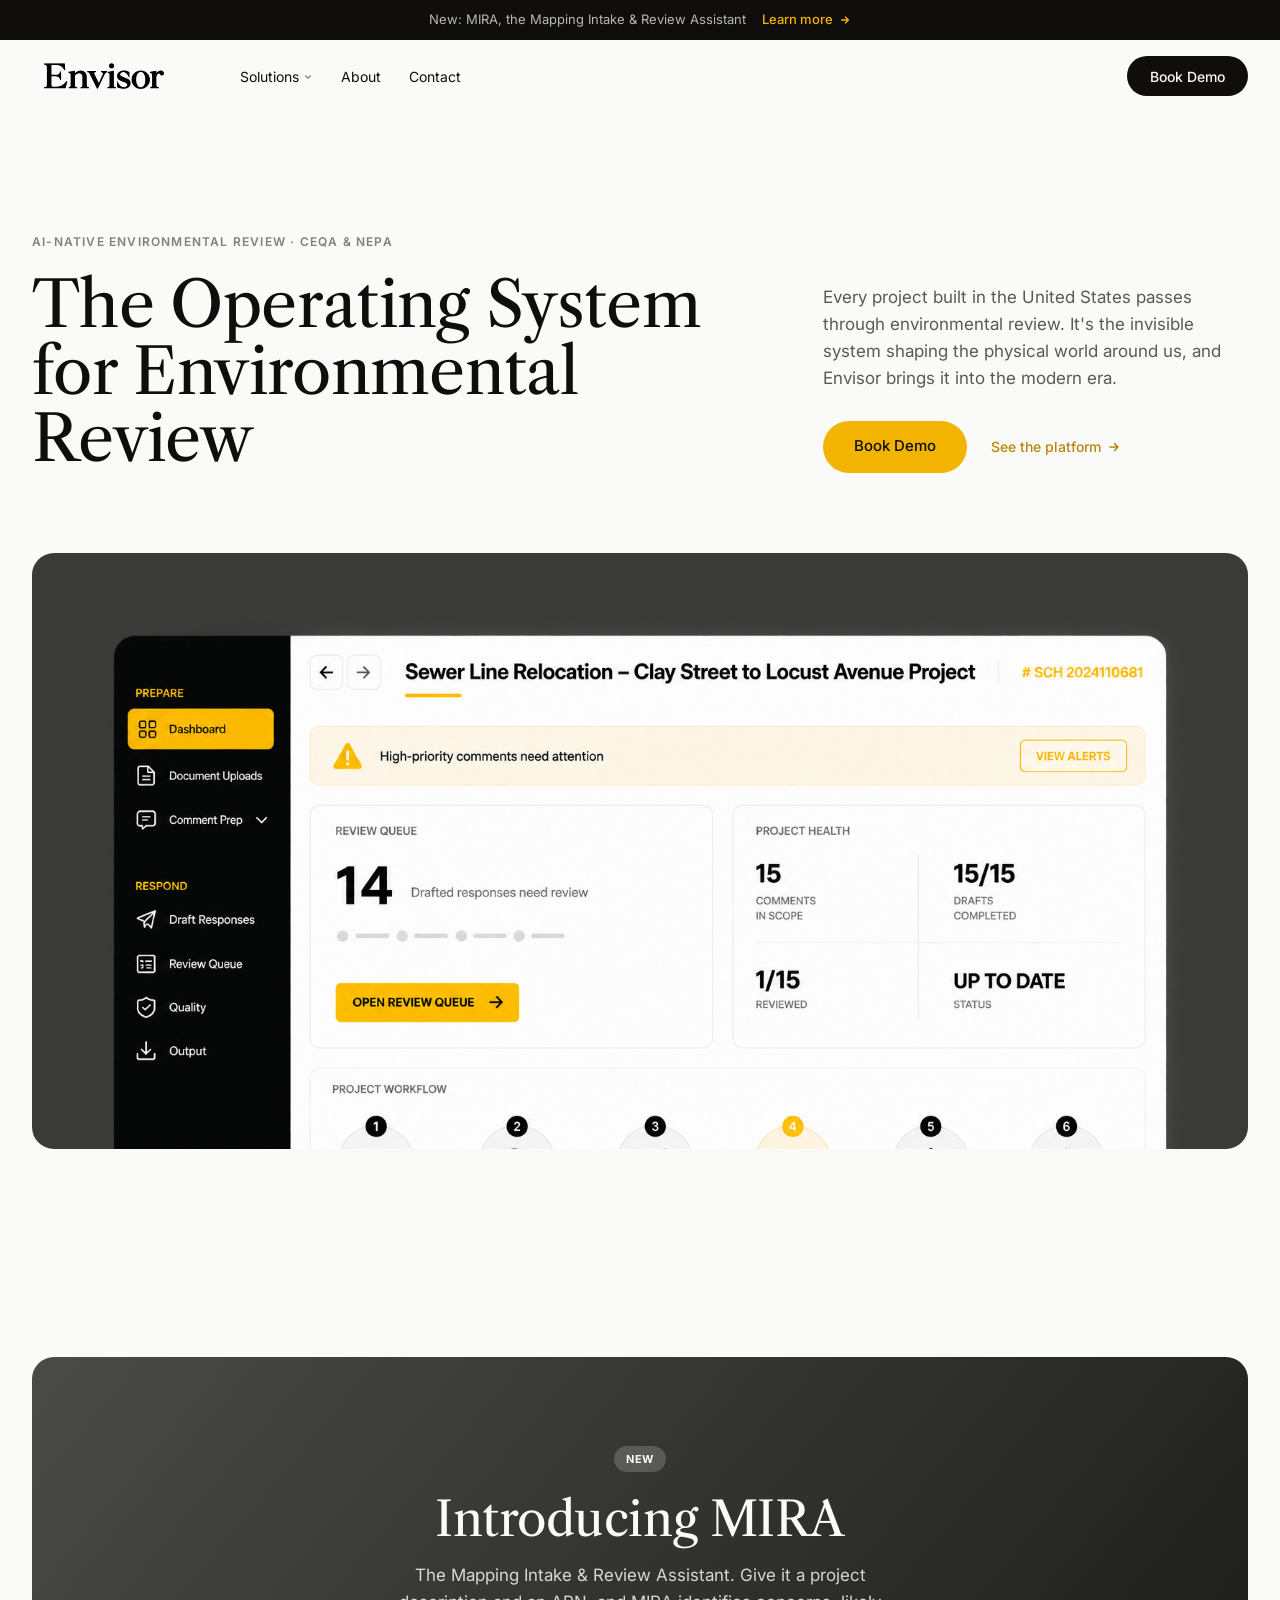
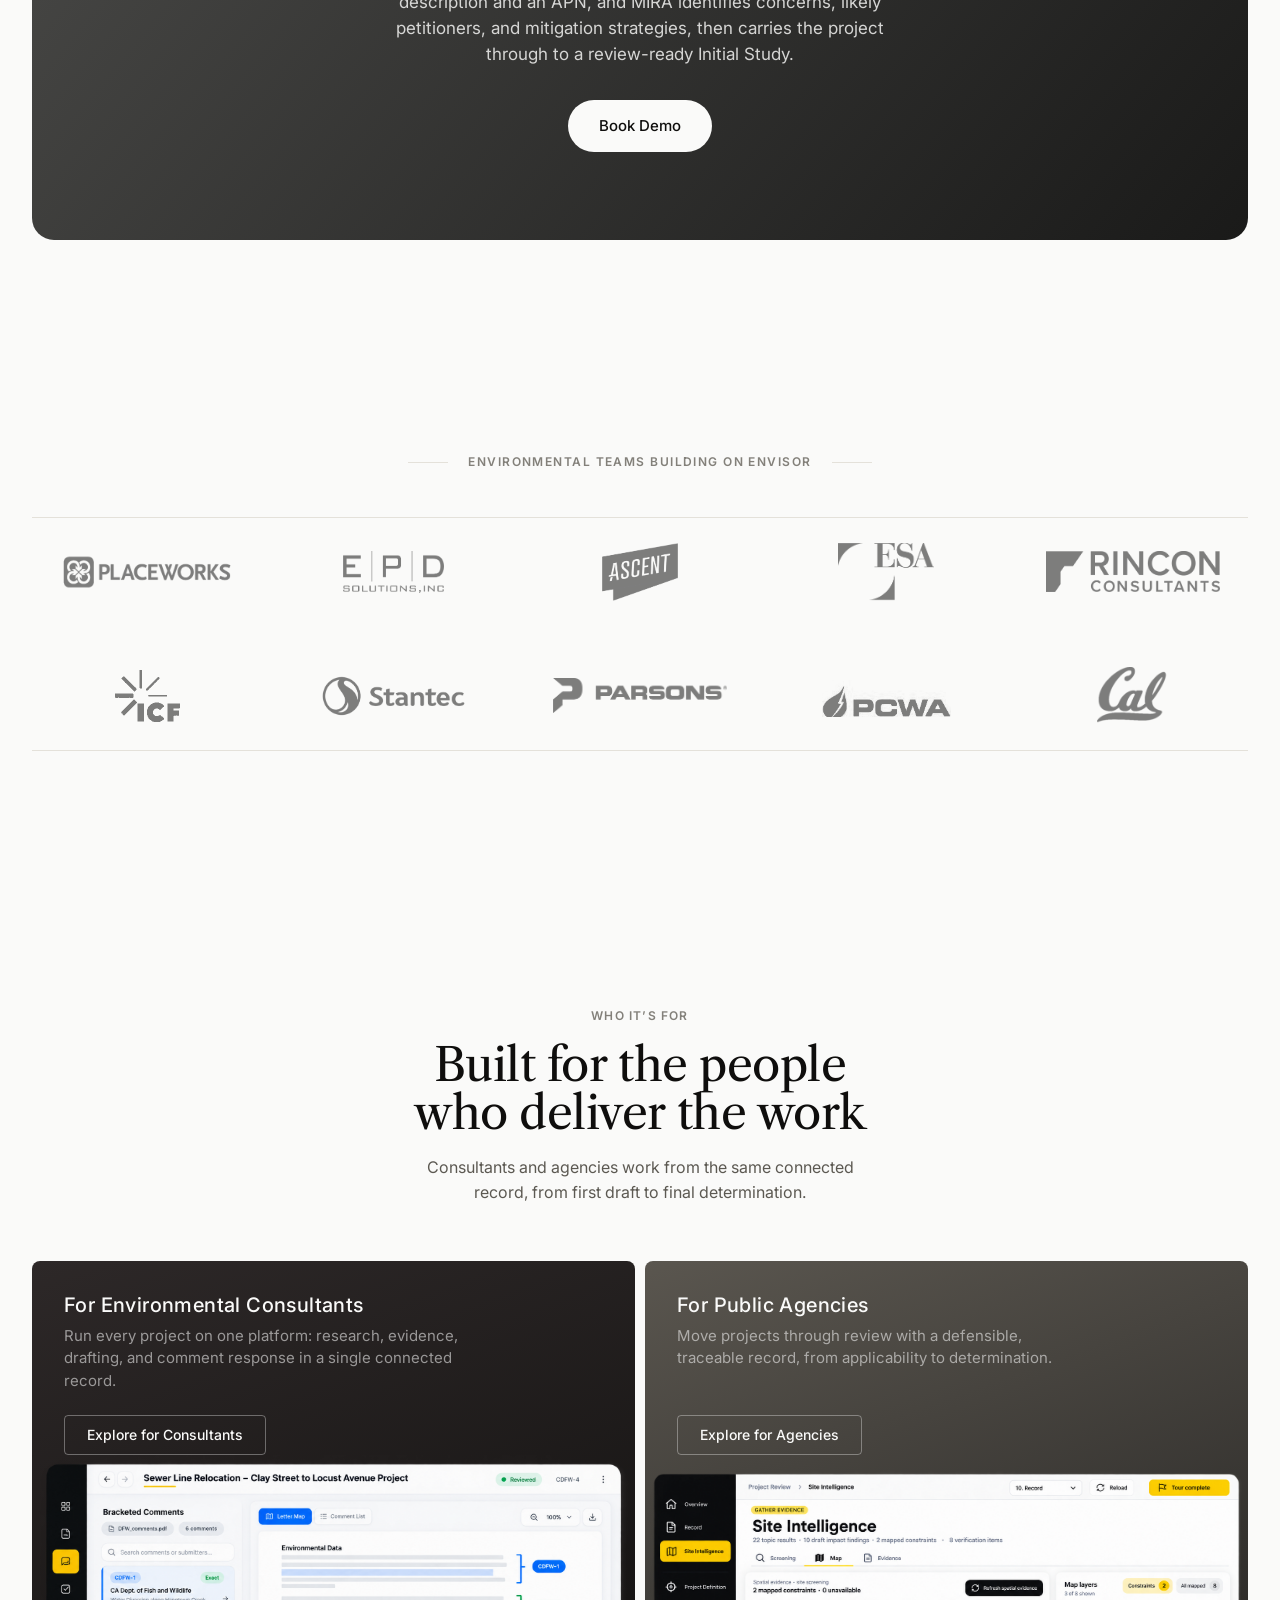
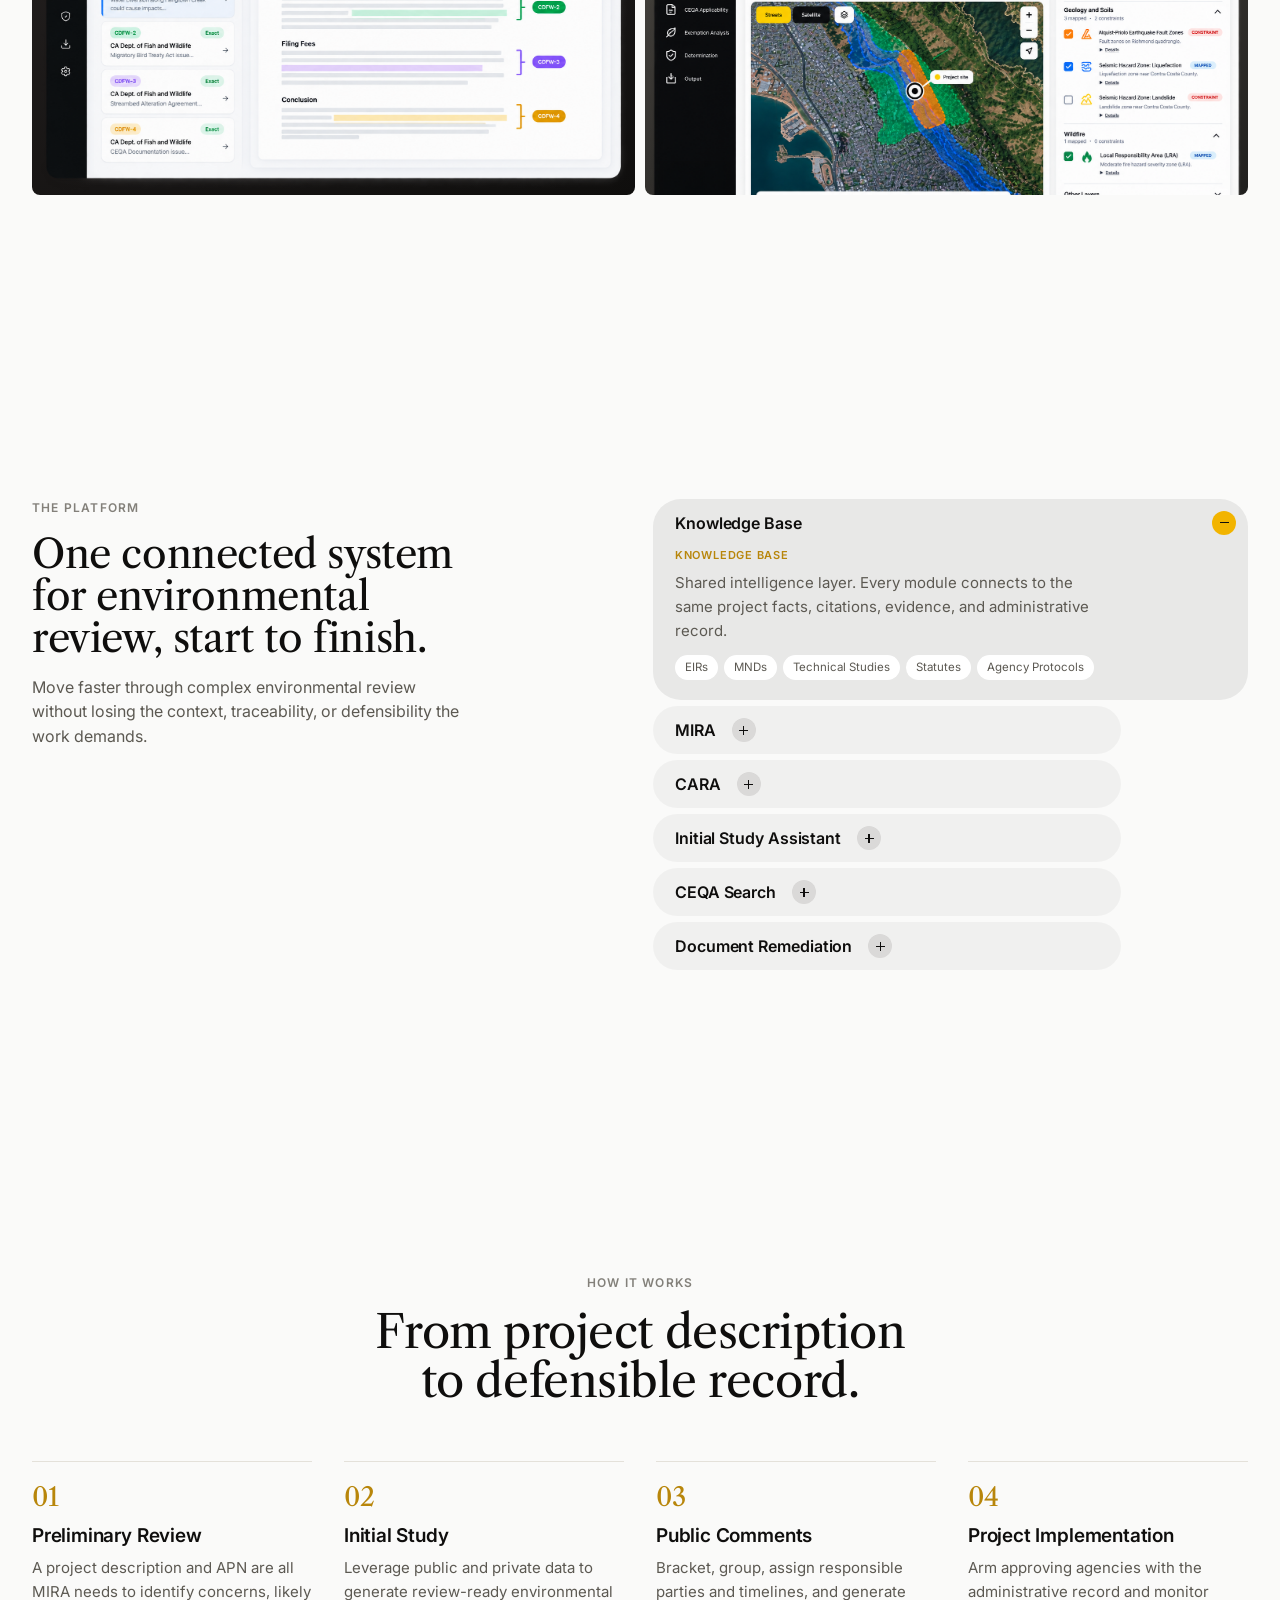
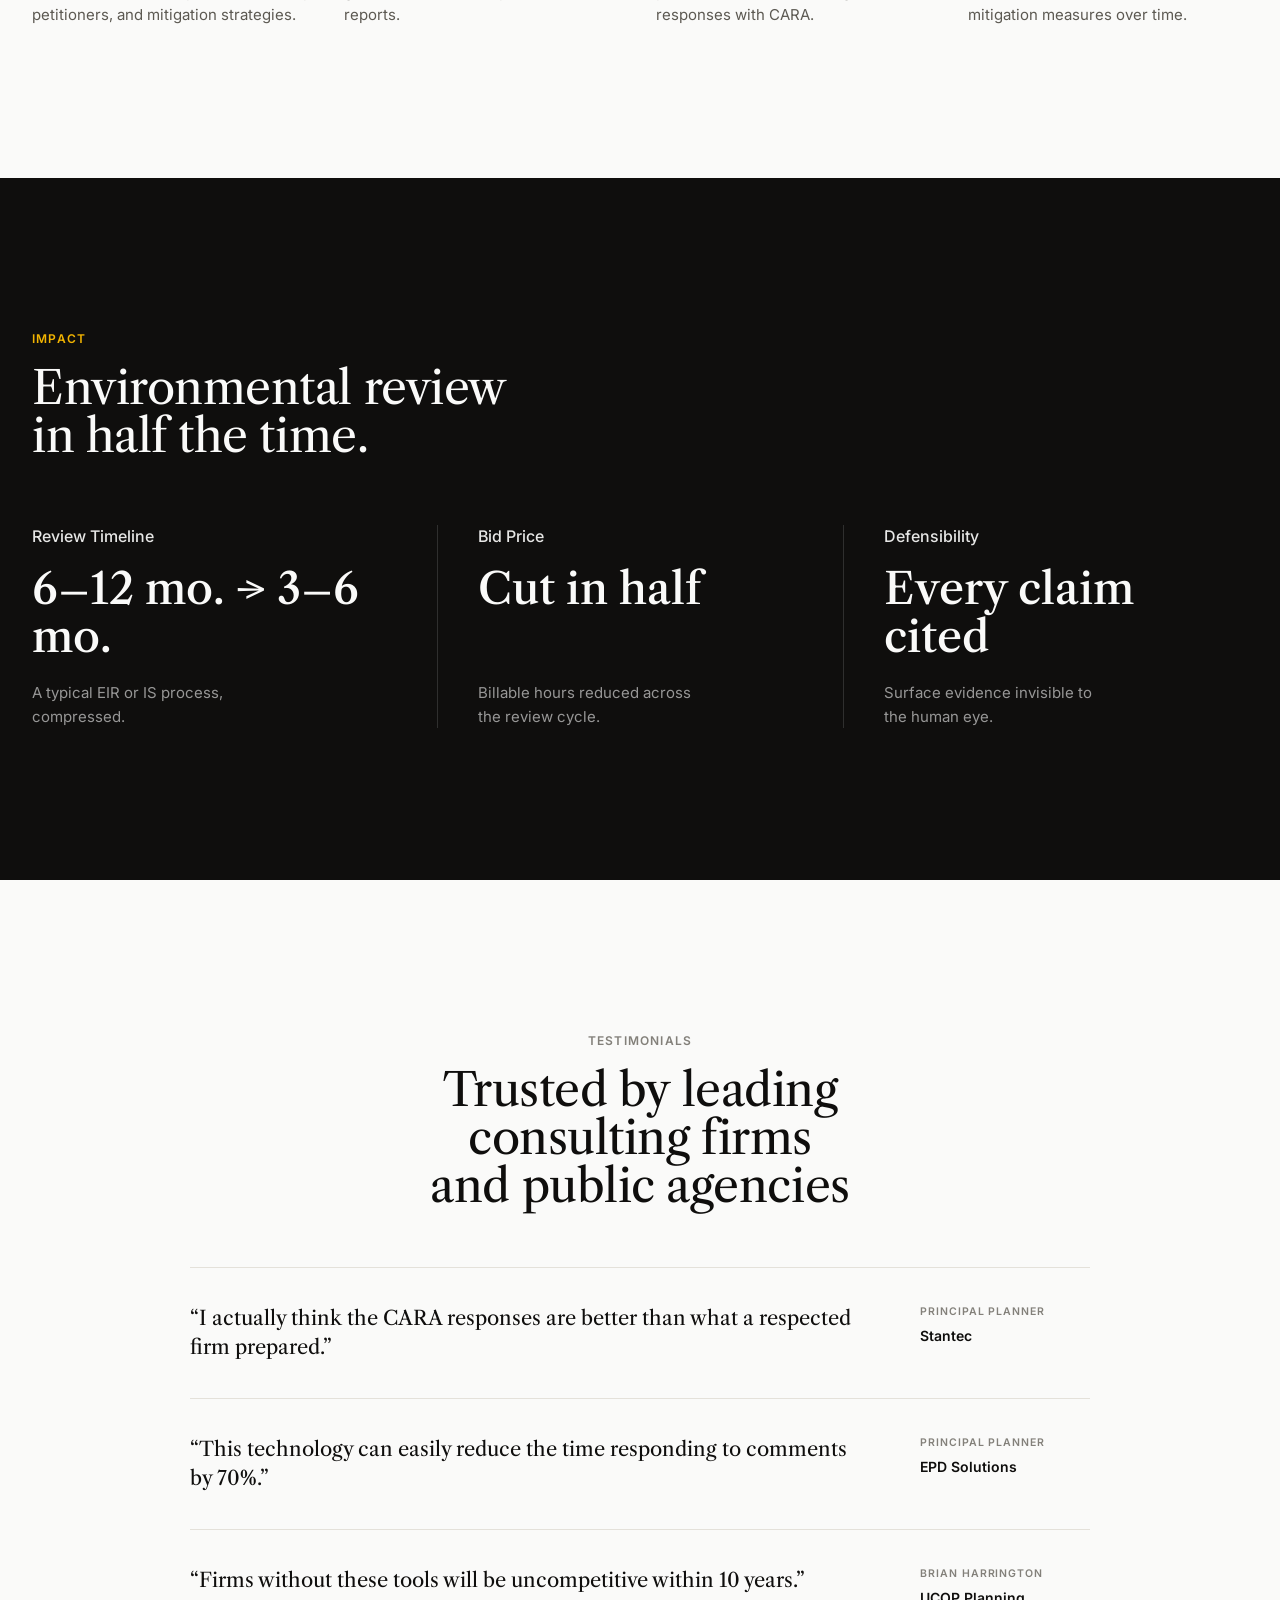
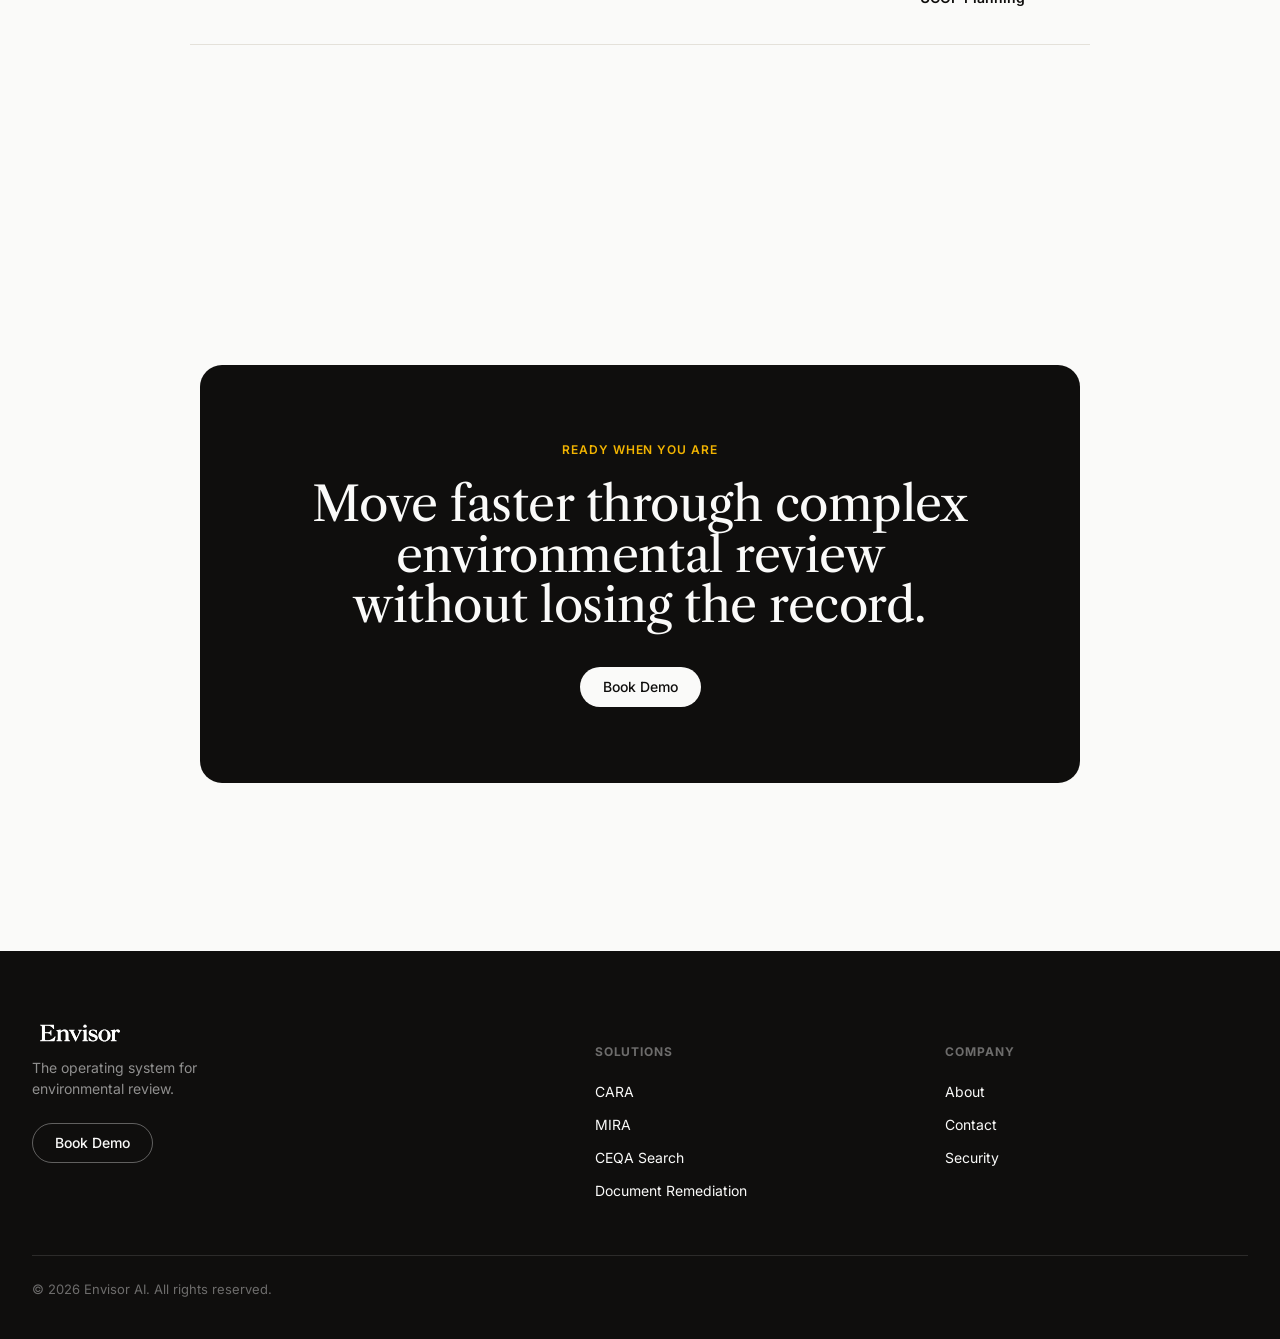
<file: marketing-v4/index.html>
<!DOCTYPE html>
<html lang="en">
<head>
<meta charset="UTF-8">
<meta name="viewport" content="width=device-width, initial-scale=1.0">
<title>Envisor | The Operating System for Environmental Review</title>
<meta name="description" content="Envisor is a purpose-built AI platform for environmental review. Research, draft, respond to comments, and defend environmental documents in one connected system.">
<link rel="icon" href="favicon.svg" type="image/svg+xml">
<link rel="preconnect" href="https://fonts.googleapis.com">
<link rel="preconnect" href="https://fonts.gstatic.com" crossorigin>
<link href="https://fonts.googleapis.com/css2?family=Libre+Caslon+Text:ital@0;1&family=Inter:wght@400;500;600;700&display=swap" rel="stylesheet">
<link rel="stylesheet" href="styles.css">
</head>
<body>

<div class="topbar">
  <div class="topbar-inner">
    <span>New: MIRA, the Mapping Intake &amp; Review Assistant</span>
    <a href="#mira">Learn more
      <svg width="12" height="12" viewBox="0 0 14 14" fill="none"><path d="M3 7H11M11 7L7.5 3.5M11 7L7.5 10.5" stroke="currentColor" stroke-width="1.5" stroke-linecap="round" stroke-linejoin="round"/></svg>
    </a>
  </div>
</div>
<header class="nav" id="site-nav">
  <div class="nav-inner">
    <a href="/" class="nav-logo"><img src="envisor-logo-ink.svg" alt="Envisor"></a>
    <ul class="nav-links">
      <li class="nav-item" tabindex="0">
        <span>Solutions
          <svg width="10" height="10" viewBox="0 0 12 12" fill="none"><path d="M3 4.5L6 7.5L9 4.5" stroke="currentColor" stroke-width="1.4" stroke-linecap="round" stroke-linejoin="round"/></svg>
        </span>
        <div class="nav-dropdown">
          <a href="#platform"><span class="dd-title">CARA</span><span class="dd-desc">CEQA Comment Response Application</span></a>
          <a href="#platform"><span class="dd-title">MIRA</span><span class="dd-desc">Mapping Intake &amp; Review Assistant</span></a>
          <a href="#platform"><span class="dd-title">CEQA Search</span><span class="dd-desc">Free semantic search</span></a>
          <a href="#platform"><span class="dd-title">Document Remediation</span><span class="dd-desc">WCAG 2.2 conversion</span></a>
        </div>
      </li>
      <li class="nav-item"><a href="#about">About</a></li>
      <li class="nav-item"><a href="#contact">Contact</a></li>
    </ul>
    <div class="nav-actions">
      <a href="/contact" class="btn btn-ink">Book Demo</a>
    </div>
    <button class="nav-mobile-toggle" id="menu-toggle" aria-label="Open menu" aria-expanded="false">
      <span></span><span></span><span></span>
    </button>
  </div>
  <div class="mobile-nav" id="mobile-nav">
    <a href="#platform">Solutions</a>
    <a href="#about">About</a>
    <a href="#contact">Contact</a>
    <a href="/contact" class="btn btn-ink">Book Demo</a>
  </div>
</header>

<section class="hero-band">
  <div class="hero-top">
    <div class="hero-top-left">
      <p class="eyebrow">AI-NATIVE ENVIRONMENTAL REVIEW &middot; CEQA &amp; NEPA</p>
      <h1 class="hero-headline">The Operating System<br>for Environmental Review</h1>
    </div>
    <div class="hero-top-right">
      <p class="hero-sub">Every project built in the United States passes through environmental review. It's the invisible system shaping the physical world around us, and Envisor brings it into the modern era.</p>
      <div class="hero-cta-row">
        <a href="/contact" class="btn btn-lg btn-primary">Book Demo</a>
        <a href="#platform" class="btn-text">See the platform
          <svg width="14" height="14" viewBox="0 0 14 14" fill="none"><path d="M3 7H11M11 7L7.5 3.5M11 7L7.5 10.5" stroke="currentColor" stroke-width="1.5" stroke-linecap="round" stroke-linejoin="round"/></svg>
        </a>
      </div>
    </div>
  </div>
  <div class="hero-shot-band">
    <div class="hero-shot-frame">
      <div class="hero-shot-crop">
        <img src="product-shots/hero-dashboard-framed.png" alt="Envisor project dashboard showing review workflow progress, open comments, and project health">
      </div>
    </div>
  </div>
</section>

<section class="announce" id="mira">
  <div class="announce-card reveal">
    <span class="announce-badge">NEW</span>
    <h2>Introducing MIRA</h2>
    <p>The Mapping Intake &amp; Review Assistant. Give it a project description and an APN, and MIRA identifies concerns, likely petitioners, and mitigation strategies, then carries the project through to a review-ready Initial Study.</p>
    <a href="/contact" class="btn btn-lg btn-light">Book Demo</a>
  </div>
</section>

<section class="logowall">
  <h3 class="reveal">Environmental teams building on Envisor</h3>
  <div class="logowall-grid">
    <div class="logo-cell reveal"><img src="logos/placeworks.png" alt="PlaceWorks" loading="lazy"></div>
    <div class="logo-cell reveal"><img src="logos/epd.png" alt="EPD Solutions" loading="lazy"></div>
    <div class="logo-cell reveal"><img class="logo-lg" src="logos/Ascent_Logo_FullColor.png.png" alt="Ascent Environmental" loading="lazy"></div>
    <div class="logo-cell reveal"><img class="logo-lg" src="logos/esa.png" alt="ESA — Environmental Science Associates" loading="lazy"></div>
    <div class="logo-cell reveal"><img src="logos/rincon.png" alt="Rincon Consultants" loading="lazy"></div>
    <div class="logo-cell reveal"><img class="logo-lg" src="logos/Logo-ICF.png" alt="ICF" loading="lazy"></div>
    <div class="logo-cell reveal"><img src="logos/stantec.png" alt="Stantec" loading="lazy"></div>
    <div class="logo-cell reveal"><img src="logos/Parsons_Corporation_logo.png" alt="Parsons" loading="lazy"></div>
    <div class="logo-cell reveal"><img src="logos/pcwa.png" alt="Placer County Water Agency" loading="lazy"></div>
    <div class="logo-cell reveal"><img class="logo-lg" src="logos/UC_Berkeley_Cal_logo.png" alt="UC Berkeley" loading="lazy"></div>
  </div>
</section>

<section class="bento">
  <div class="sec-head reveal">
    <span class="eyebrow">Who it&rsquo;s for</span>
    <h2>Built for the people who deliver the work</h2>
    <p>Consultants and agencies work from the same connected record, from first draft to final determination.</p>
  </div>
  <div class="bento-grid reveal">
    <div class="bento-tile bento-tile--consultants">
      <h3>For Environmental Consultants</h3>
      <p>Run every project on one platform: research, evidence, drafting, and comment response in a single connected record.</p>
      <a href="#" class="btn btn-outline-light">Explore for Consultants</a>
      <div class="bento-shot"><img src="product-shots/cara-bracketed-comments.png" alt="CARA bracketed comments showing public comment letters mapped to agency issues by color-coded section"></div>
    </div>
    <div class="bento-tile bento-tile--agencies">
      <h3>For Public Agencies</h3>
      <p>Move projects through review with a defensible, traceable record, from applicability to determination.</p>
      <a href="#" class="btn btn-outline-light">Explore for Agencies</a>
      <div class="bento-shot"><img src="product-shots/mira-site-intelligence-soft.png" alt="Site Intelligence map showing mapped environmental constraints for a project site"></div>
    </div>
  </div>
</section>

<section class="platform" id="platform">
  <div class="platform-inner">
    <div class="platform-intro reveal">
      <span class="eyebrow">The platform</span>
      <h2>One connected system for environmental review, start to finish.</h2>
      <p>Move faster through complex environmental review without losing the context, traceability, or defensibility the work demands.</p>
    </div>
    <div class="accordion reveal">
      <div class="accordion-row is-open">
        <button class="accordion-trigger">
          <span class="accordion-title">Knowledge Base</span>
          <span class="accordion-toggle"></span>
        </button>
        <div class="accordion-panel">
          <div class="accordion-panel-inner">
            <span class="accordion-kicker">Knowledge Base</span>
            <p>Shared intelligence layer. Every module connects to the same project facts, citations, evidence, and administrative record.</p>
            <div class="kb-tags">
              <span>EIRs</span><span>MNDs</span><span>Technical Studies</span><span>Statutes</span><span>Agency Protocols</span>
            </div>
          </div>
        </div>
      </div>
      <div class="accordion-row">
        <button class="accordion-trigger">
          <span class="accordion-title">MIRA</span>
          <span class="accordion-toggle"></span>
        </button>
        <div class="accordion-panel">
          <div class="accordion-panel-inner">
            <span class="accordion-kicker">Preliminary Review</span>
            <p>Mapping Intake &amp; Review Assistant. From a project description and APN to concerns, petitioners, and mitigation strategies.</p>
          </div>
        </div>
      </div>
      <div class="accordion-row">
        <button class="accordion-trigger">
          <span class="accordion-title">CARA</span>
          <span class="accordion-toggle"></span>
        </button>
        <div class="accordion-panel">
          <div class="accordion-panel-inner">
            <span class="accordion-kicker">Public Comments</span>
            <p>CEQA Automated Response Assistant. Bracket, group, assign, and draft defensible responses tied to the record.</p>
          </div>
        </div>
      </div>
      <div class="accordion-row">
        <button class="accordion-trigger">
          <span class="accordion-title">Initial Study Assistant</span>
          <span class="accordion-toggle"></span>
        </button>
        <div class="accordion-panel">
          <div class="accordion-panel-inner">
            <span class="accordion-kicker">Initial Study</span>
            <p>Leverage public and private data to generate review-ready environmental reports.</p>
          </div>
        </div>
      </div>
      <div class="accordion-row">
        <button class="accordion-trigger">
          <span class="accordion-title">CEQA Search</span>
          <span class="accordion-toggle"></span>
        </button>
        <div class="accordion-panel">
          <div class="accordion-panel-inner">
            <span class="accordion-kicker">Free tool</span>
            <p>Explore statutes, thresholds, and precedent through semantic search of the CEQA database.</p>
          </div>
        </div>
      </div>
      <div class="accordion-row">
        <button class="accordion-trigger">
          <span class="accordion-title">Document Remediation</span>
          <span class="accordion-toggle"></span>
        </button>
        <div class="accordion-panel">
          <div class="accordion-panel-inner">
            <span class="accordion-kicker">WCAG 2.2</span>
            <p>Transform complex environmental documents into ADA-compliant, accessible formats.</p>
          </div>
        </div>
      </div>
    </div>
  </div>
</section>

<section class="workflow">
  <div class="sec-head reveal">
    <span class="eyebrow">How it works</span>
    <h2>From project description to defensible record.</h2>
  </div>
  <ol class="workflow-steps reveal">
    <li><span class="workflow-num">01</span><h4>Preliminary Review</h4><p>A project description and APN are all MIRA needs to identify concerns, likely petitioners, and mitigation strategies.</p></li>
    <li><span class="workflow-num">02</span><h4>Initial Study</h4><p>Leverage public and private data to generate review-ready environmental reports.</p></li>
    <li><span class="workflow-num">03</span><h4>Public Comments</h4><p>Bracket, group, assign responsible parties and timelines, and generate responses with CARA.</p></li>
    <li><span class="workflow-num">04</span><h4>Project Implementation</h4><p>Arm approving agencies with the administrative record and monitor mitigation measures over time.</p></li>
  </ol>
</section>

<section class="impact">
  <div class="impact-inner">
    <div class="sec-head reveal">
      <span class="eyebrow">Impact</span>
      <h2>Environmental review in half the time.</h2>
    </div>
    <div class="impact-grid reveal">
      <div class="impact-stat">
        <span class="impact-eyebrow">Review Timeline</span>
        <span class="impact-num">6–12 mo. &rarr; 3–6 mo.</span>
        <p class="impact-desc">A typical EIR or IS process, compressed.</p>
      </div>
      <div class="impact-stat">
        <span class="impact-eyebrow">Bid Price</span>
        <span class="impact-num">Cut in half</span>
        <p class="impact-desc">Billable hours reduced across the review cycle.</p>
      </div>
      <div class="impact-stat">
        <span class="impact-eyebrow">Defensibility</span>
        <span class="impact-num">Every claim cited</span>
        <p class="impact-desc">Surface evidence invisible to the human eye.</p>
      </div>
    </div>
  </div>
</section>

<section class="testimonials">
  <div class="testimonials-inner">
    <div class="sec-head reveal">
      <span class="eyebrow">Testimonials</span>
      <h2>Trusted by leading consulting firms and public agencies</h2>
    </div>
    <div class="testimonial-list reveal">
      <blockquote class="testimonial">
        <p>&ldquo;I actually think the CARA responses are better than what a respected firm prepared.&rdquo;</p>
        <cite><span class="t-role">Principal Planner</span><span class="t-org">Stantec</span></cite>
      </blockquote>
      <blockquote class="testimonial">
        <p>&ldquo;This technology can easily reduce the time responding to comments by 70%.&rdquo;</p>
        <cite><span class="t-role">Principal Planner</span><span class="t-org">EPD Solutions</span></cite>
      </blockquote>
      <blockquote class="testimonial">
        <p>&ldquo;Firms without these tools will be uncompetitive within 10 years.&rdquo;</p>
        <cite><span class="t-role">Brian Harrington</span><span class="t-org">UCOP Planning</span></cite>
      </blockquote>
    </div>
  </div>
</section>

<section class="final-cta">
  <div class="final-cta-card reveal">
    <span class="final-cta-eyebrow">Ready when you are</span>
    <h2>Move faster through complex environmental review without losing the record.</h2>
    <a href="/contact" class="btn btn-light">Book Demo</a>
  </div>
</section>

<footer class="footer" id="contact">
  <div class="footer-inner">
    <div class="footer-brand">
      <img class="footer-logo" src="envisor-logo.svg" alt="Envisor">
      <p>The operating system for environmental review.</p>
      <a href="/contact" class="btn btn-outline-light">Book Demo</a>
    </div>
    <div class="footer-col">
      <h5>Solutions</h5>
      <a href="#platform">CARA</a>
      <a href="#platform">MIRA</a>
      <a href="#platform">CEQA Search</a>
      <a href="#platform">Document Remediation</a>
    </div>
    <div class="footer-col">
      <h5>Company</h5>
      <a href="#about">About</a>
      <a href="#contact">Contact</a>
      <a href="#">Security</a>
    </div>
  </div>
  <div class="footer-bottom">&copy; 2026 Envisor AI. All rights reserved.</div>
</footer>

<script>
(function () {
  var reduceMotion = window.matchMedia('(prefers-reduced-motion: reduce)').matches;
  var nav = document.getElementById('site-nav');
  window.addEventListener('scroll', function () {
    nav.classList.toggle('is-scrolled', window.scrollY > 8);
  }, { passive: true });

  var toggle = document.getElementById('menu-toggle');
  var mobileNav = document.getElementById('mobile-nav');
  toggle.addEventListener('click', function () {
    var open = mobileNav.classList.toggle('is-open');
    toggle.setAttribute('aria-expanded', String(open));
  });

  var accordionRows = document.querySelectorAll('.accordion-row');
  accordionRows.forEach(function (row) {
    var trigger = row.querySelector('.accordion-trigger');
    trigger.addEventListener('click', function () {
      var wasOpen = row.classList.contains('is-open');
      accordionRows.forEach(function (r) { r.classList.remove('is-open'); });
      if (!wasOpen) { row.classList.add('is-open'); }
    });
  });

  var revealables = document.querySelectorAll('.reveal');
  if (reduceMotion || !('IntersectionObserver' in window)) {
    revealables.forEach(function (el) { el.classList.add('is-in'); });
  } else {
    var io = new IntersectionObserver(function (entries) {
      entries.forEach(function (entry) {
        if (!entry.isIntersecting) return;
        entry.target.classList.add('is-in');
        io.unobserve(entry.target);
      });
    }, { rootMargin: '0px 0px -8% 0px', threshold: 0.08 });
    revealables.forEach(function (el) {
      if (el.getBoundingClientRect().top < window.innerHeight) { el.classList.add('is-in'); }
      else { io.observe(el); }
    });
  }
})();
</script>
</body>
</html>
</file>
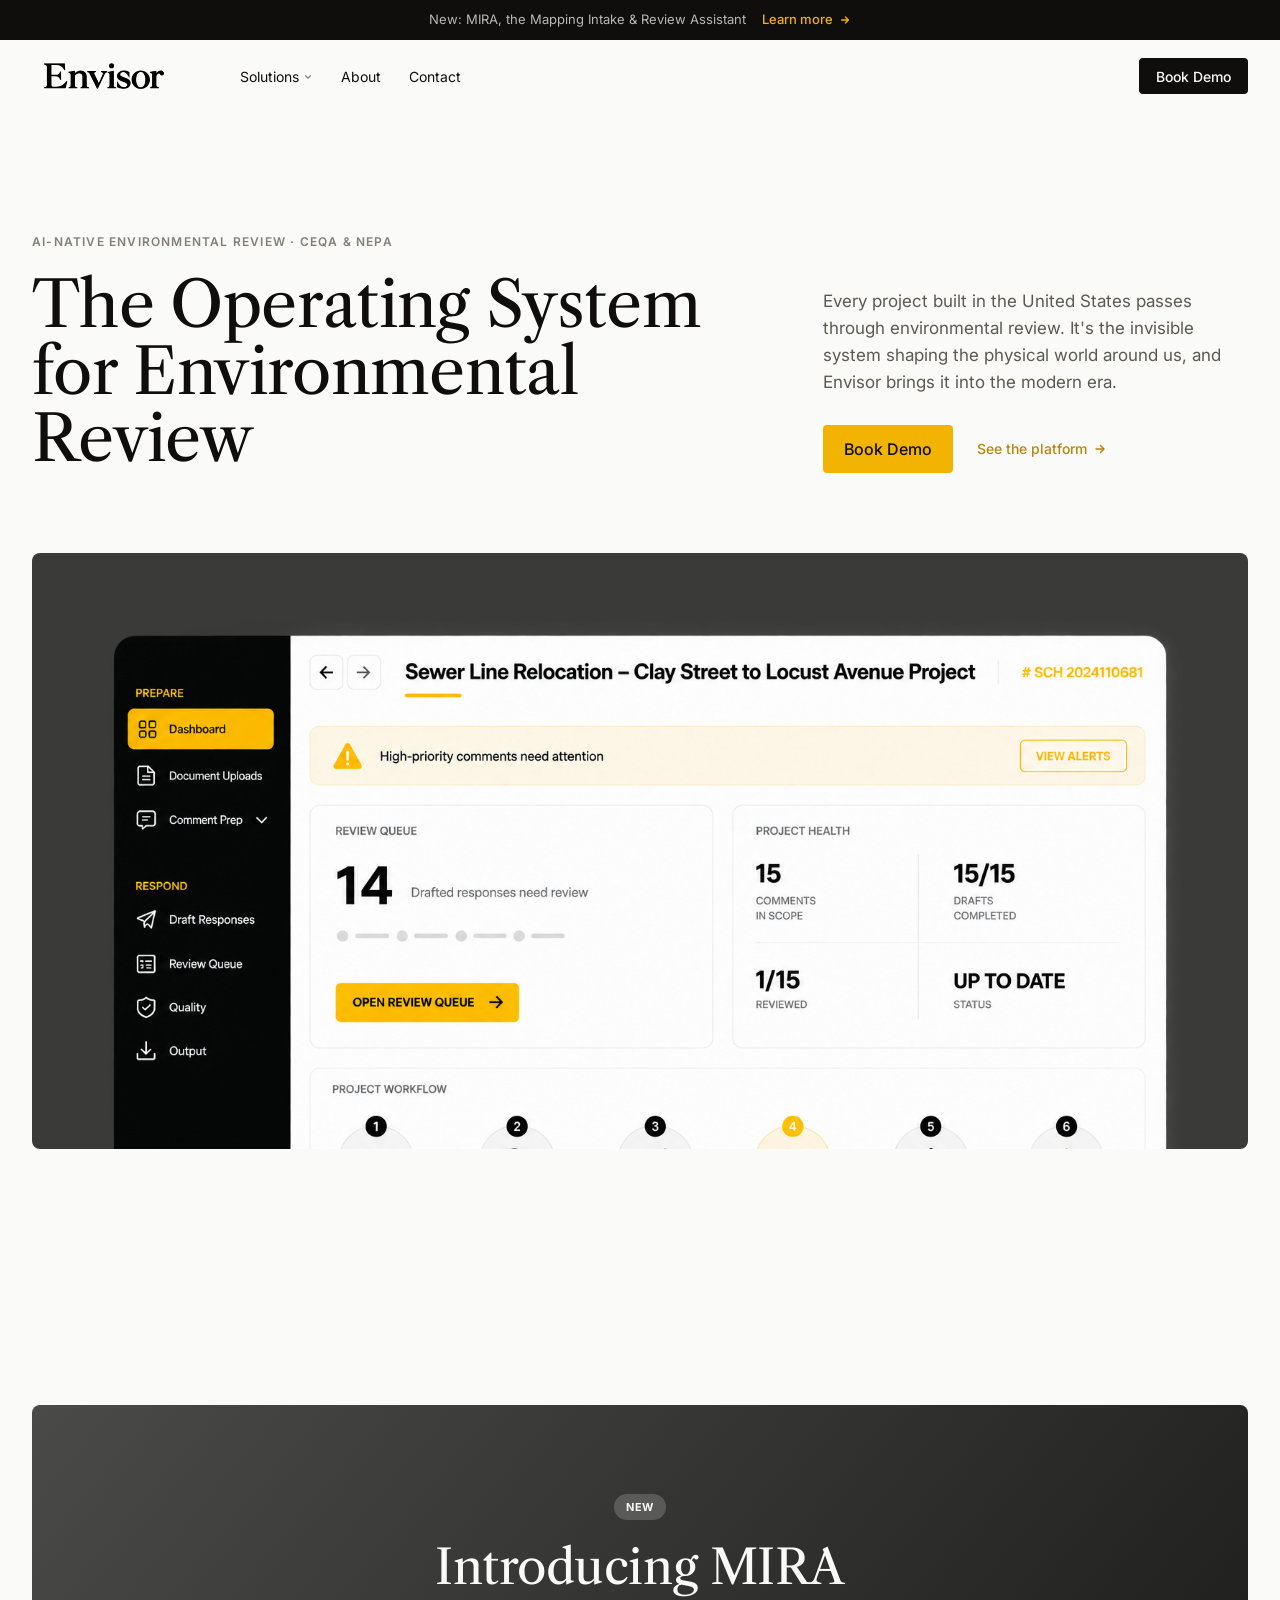
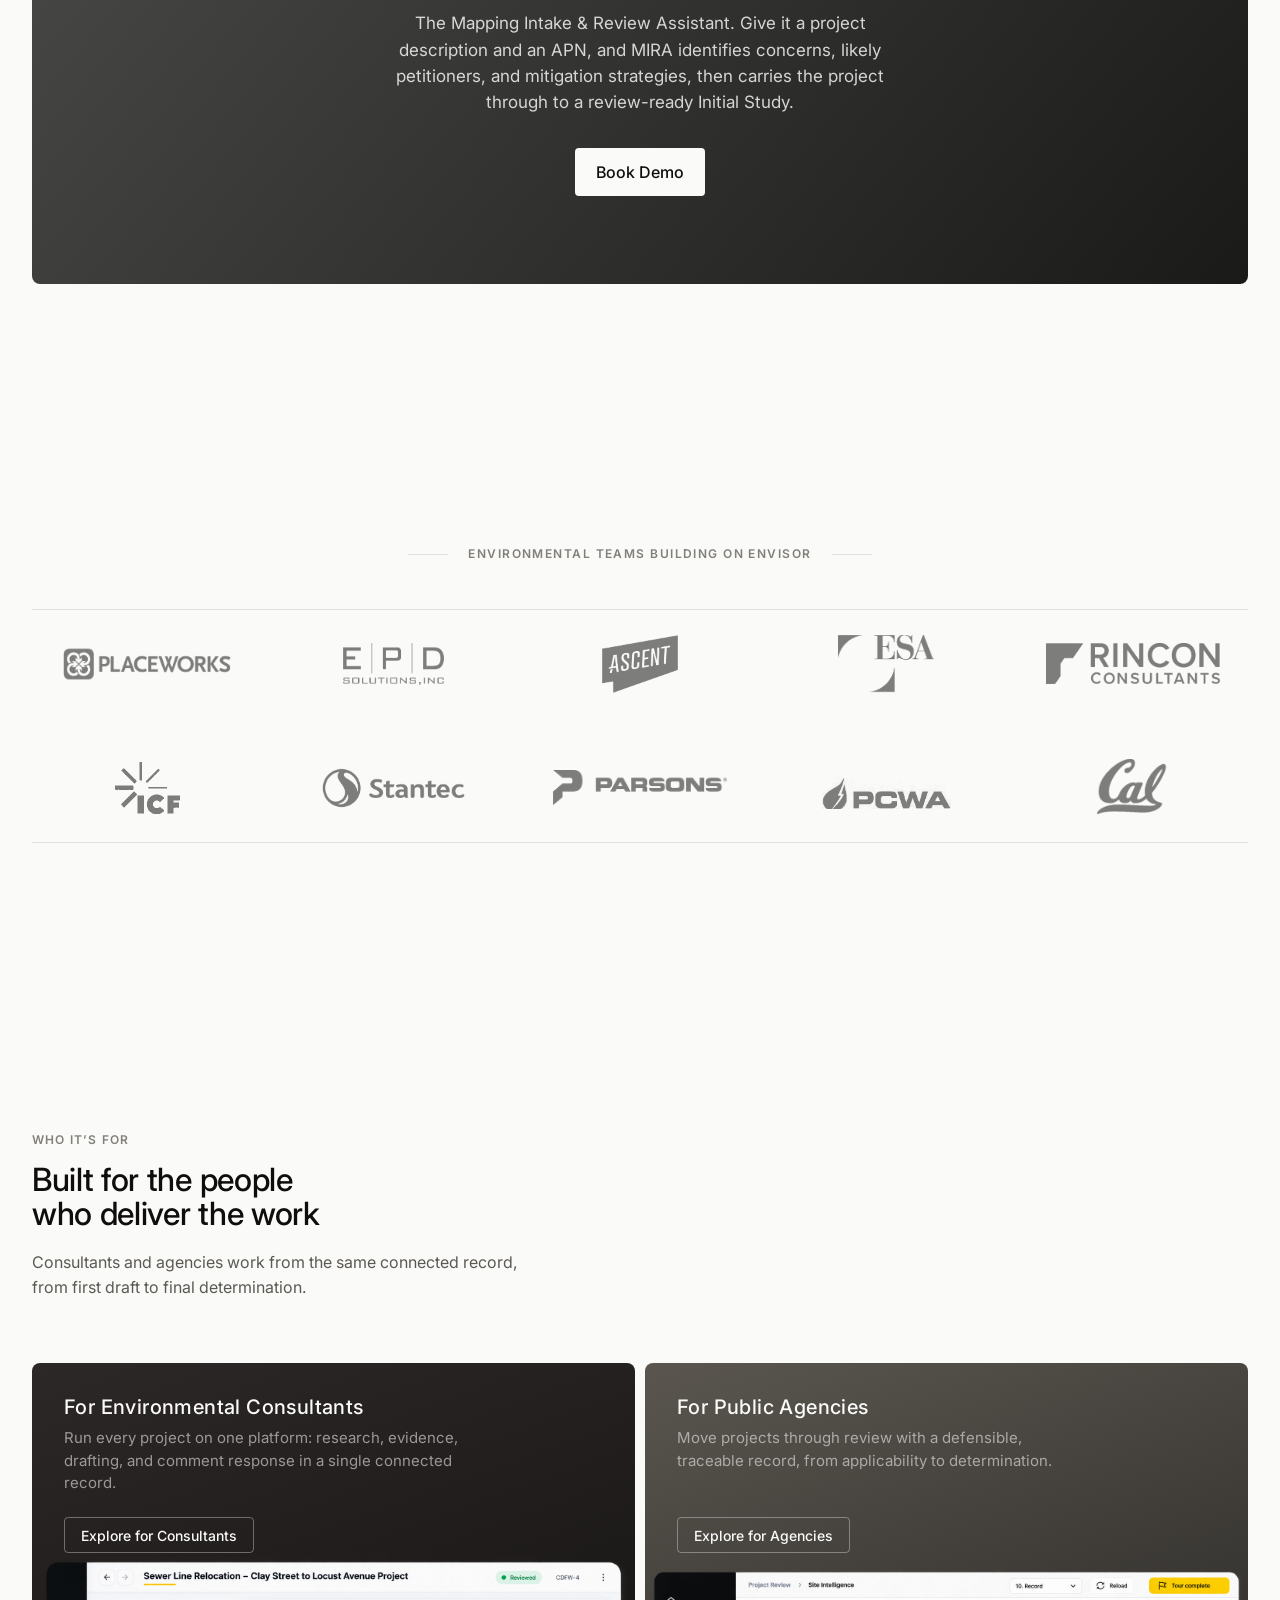
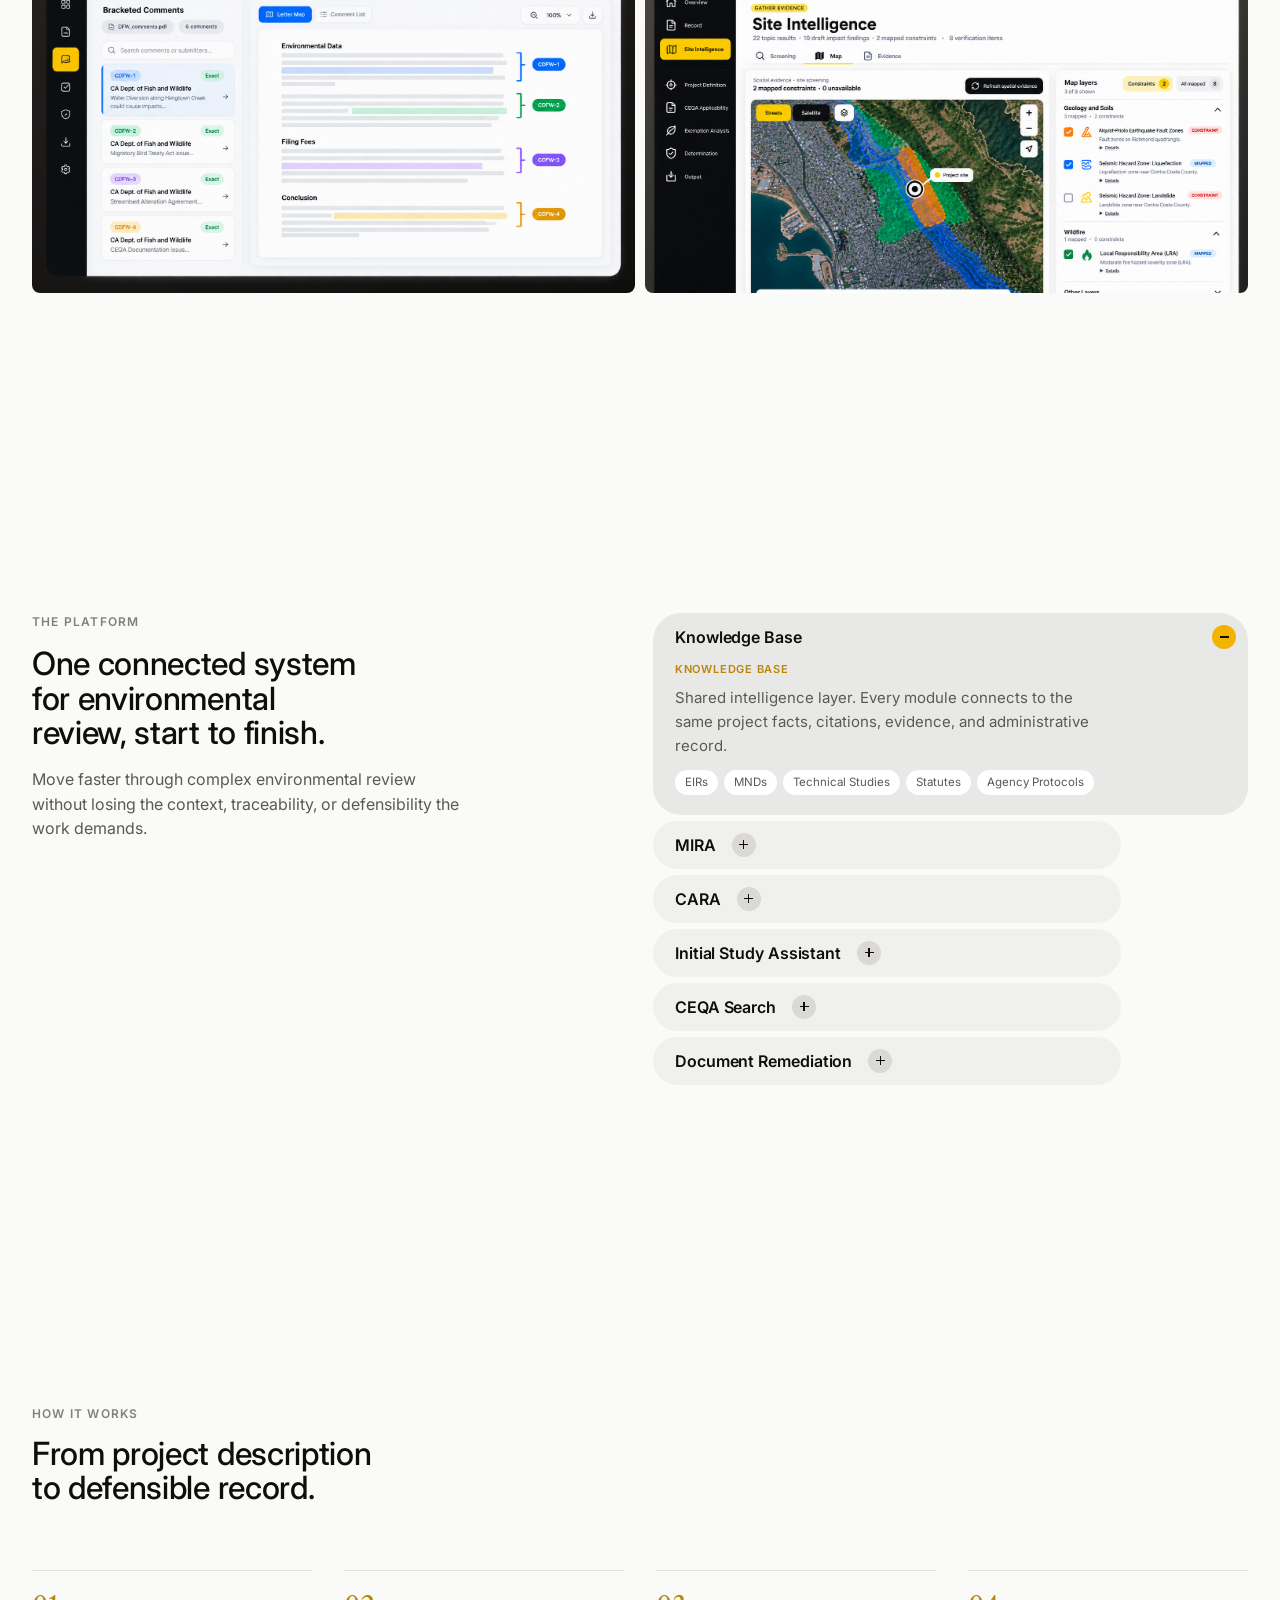
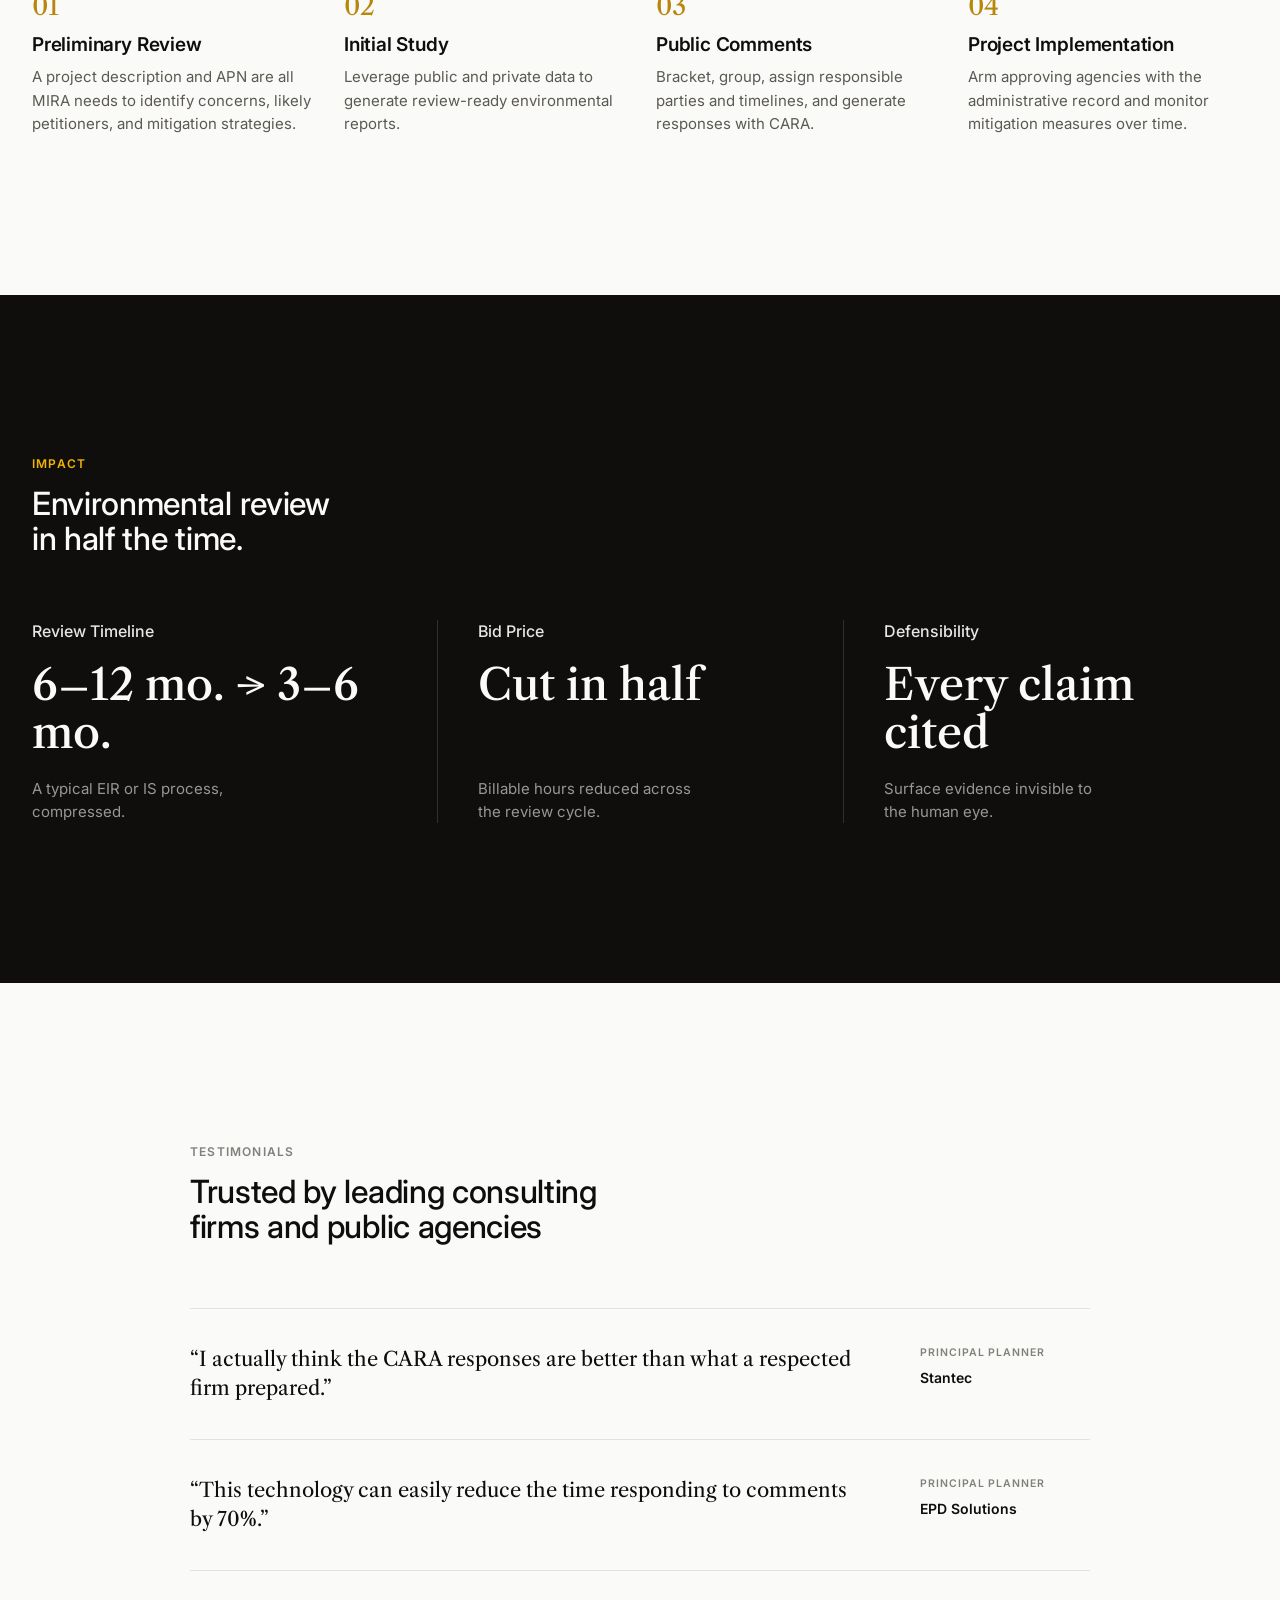
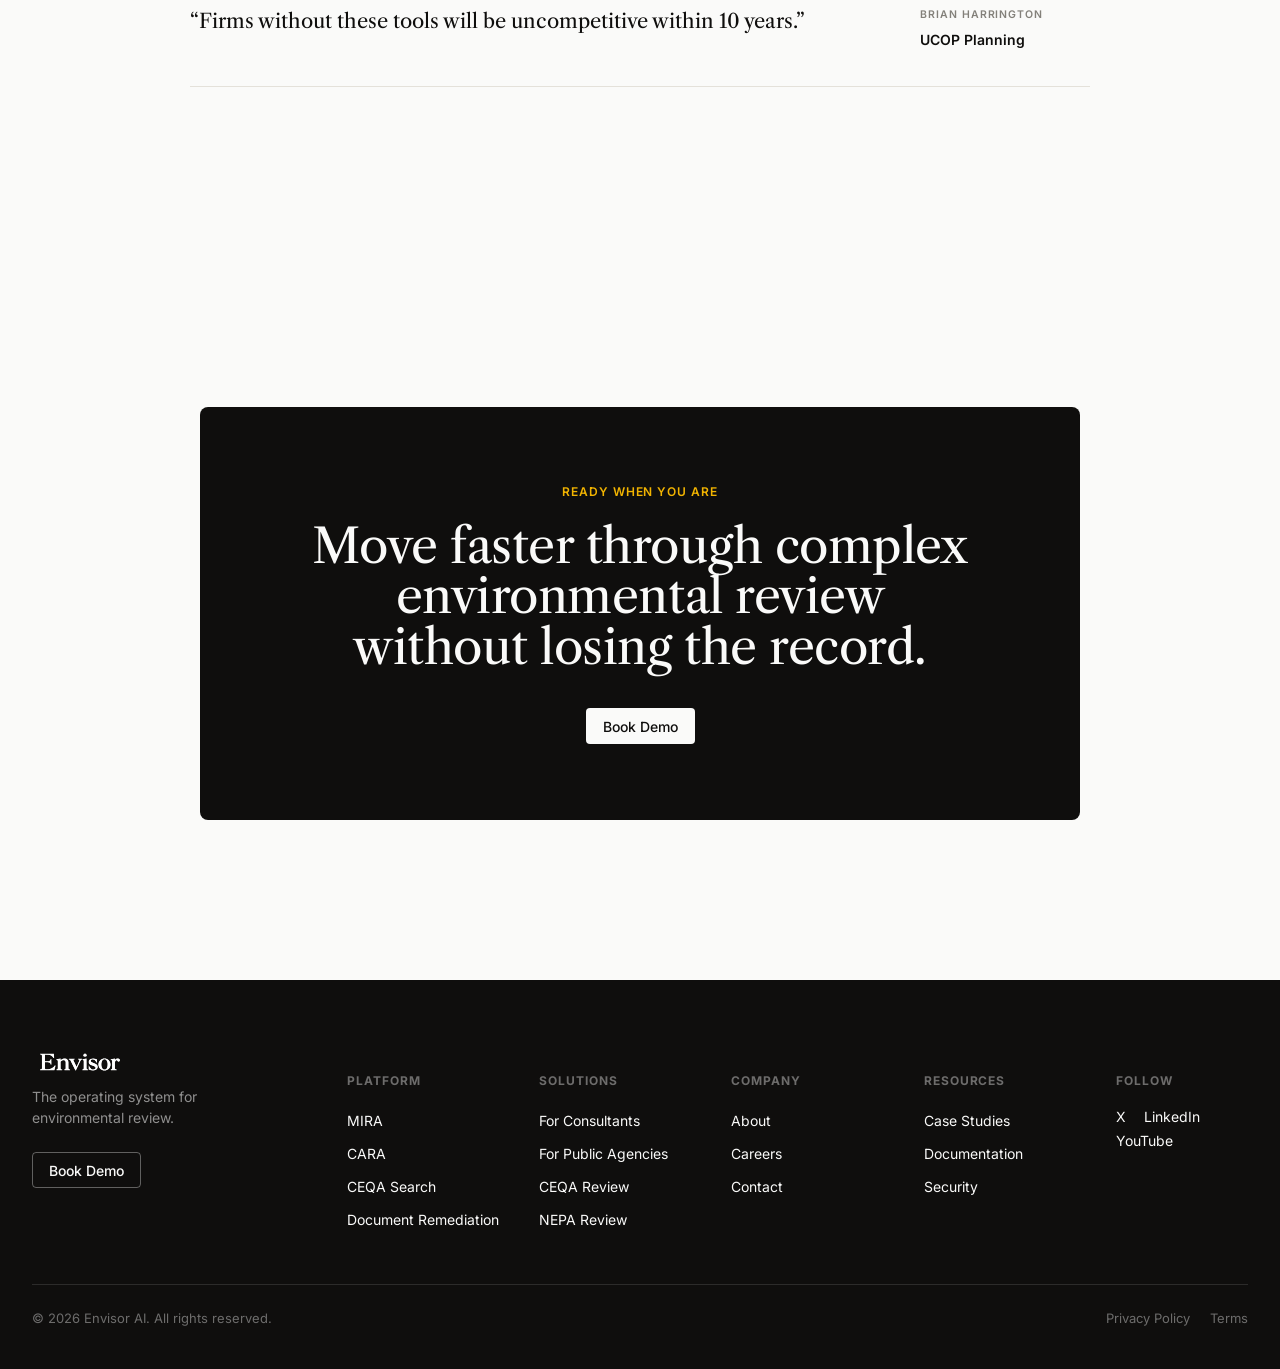
<file: marketing-v5/index.html>
<!DOCTYPE html>
<html lang="en">
<head>
<meta charset="UTF-8">
<meta name="viewport" content="width=device-width, initial-scale=1.0">
<title>Envisor | The Operating System for Environmental Review</title>
<meta name="description" content="Envisor is a purpose-built AI platform for environmental review. Research, draft, respond to comments, and defend environmental documents in one connected system.">
<link rel="icon" href="favicon.svg" type="image/svg+xml">
<link rel="preconnect" href="https://fonts.googleapis.com">
<link rel="preconnect" href="https://fonts.gstatic.com" crossorigin>
<link href="https://fonts.googleapis.com/css2?family=Libre+Caslon+Text:ital@0;1&family=Inter:wght@400;500;600;700&display=swap" rel="stylesheet">
<link rel="stylesheet" href="styles.css">
</head>
<body>

<div class="topbar">
  <div class="topbar-inner">
    <span>New: MIRA, the Mapping Intake &amp; Review Assistant</span>
    <a href="#mira">Learn more
      <svg width="12" height="12" viewBox="0 0 14 14" fill="none"><path d="M3 7H11M11 7L7.5 3.5M11 7L7.5 10.5" stroke="currentColor" stroke-width="1.5" stroke-linecap="round" stroke-linejoin="round"/></svg>
    </a>
  </div>
</div>
<header class="nav" id="site-nav">
  <div class="nav-inner">
    <a href="/" class="nav-logo"><img src="envisor-logo-ink.svg" alt="Envisor"></a>
    <ul class="nav-links">
      <li class="nav-item" tabindex="0">
        <span>Solutions
          <svg width="10" height="10" viewBox="0 0 12 12" fill="none"><path d="M3 4.5L6 7.5L9 4.5" stroke="currentColor" stroke-width="1.4" stroke-linecap="round" stroke-linejoin="round"/></svg>
        </span>
        <div class="nav-dropdown">
          <a href="#platform"><span class="dd-title">CARA</span><span class="dd-desc">CEQA Comment Response Application</span></a>
          <a href="#platform"><span class="dd-title">MIRA</span><span class="dd-desc">Mapping Intake &amp; Review Assistant</span></a>
          <a href="#platform"><span class="dd-title">CEQA Search</span><span class="dd-desc">Free semantic search</span></a>
          <a href="#platform"><span class="dd-title">Document Remediation</span><span class="dd-desc">WCAG 2.2 conversion</span></a>
        </div>
      </li>
      <li class="nav-item"><a href="#about">About</a></li>
      <li class="nav-item"><a href="#contact">Contact</a></li>
    </ul>
    <div class="nav-actions">
      <a href="/contact" class="btn btn-ink">Book Demo</a>
    </div>
    <button class="nav-mobile-toggle" id="menu-toggle" aria-label="Open menu" aria-expanded="false">
      <span></span><span></span><span></span>
    </button>
  </div>
  <div class="mobile-nav" id="mobile-nav">
    <a href="#platform">Solutions</a>
    <a href="#about">About</a>
    <a href="#contact">Contact</a>
    <a href="/contact" class="btn btn-ink">Book Demo</a>
  </div>
</header>

<section class="hero-band">
  <div class="hero-top">
    <div class="hero-top-left">
      <p class="eyebrow">AI-NATIVE ENVIRONMENTAL REVIEW &middot; CEQA &amp; NEPA</p>
      <h1 class="hero-headline">The Operating System<br>for Environmental Review</h1>
    </div>
    <div class="hero-top-right">
      <p class="hero-sub">Every project built in the United States passes through environmental review. It's the invisible system shaping the physical world around us, and Envisor brings it into the modern era.</p>
      <div class="hero-cta-row">
        <a href="/contact" class="btn btn-lg btn-primary">Book Demo</a>
        <a href="#platform" class="btn-text">See the platform
          <svg width="14" height="14" viewBox="0 0 14 14" fill="none"><path d="M3 7H11M11 7L7.5 3.5M11 7L7.5 10.5" stroke="currentColor" stroke-width="1.5" stroke-linecap="round" stroke-linejoin="round"/></svg>
        </a>
      </div>
    </div>
  </div>
  <div class="hero-shot-band">
    <div class="hero-shot-frame">
      <div class="hero-shot-crop">
        <img src="product-shots/hero-dashboard-framed.png" alt="Envisor project dashboard showing review workflow progress, open comments, and project health">
      </div>
    </div>
  </div>
</section>

<section class="announce" id="mira">
  <div class="announce-card reveal">
    <span class="announce-badge">NEW</span>
    <h2>Introducing MIRA</h2>
    <p>The Mapping Intake &amp; Review Assistant. Give it a project description and an APN, and MIRA identifies concerns, likely petitioners, and mitigation strategies, then carries the project through to a review-ready Initial Study.</p>
    <a href="/contact" class="btn btn-lg btn-light">Book Demo</a>
  </div>
</section>

<section class="logowall">
  <h3 class="reveal">Environmental teams building on Envisor</h3>
  <div class="logowall-grid">
    <div class="logo-cell reveal"><img src="logos/placeworks.png" alt="PlaceWorks" loading="lazy"></div>
    <div class="logo-cell reveal"><img src="logos/epd.png" alt="EPD Solutions" loading="lazy"></div>
    <div class="logo-cell reveal"><img class="logo-lg" src="logos/Ascent_Logo_FullColor.png.png" alt="Ascent Environmental" loading="lazy"></div>
    <div class="logo-cell reveal"><img class="logo-lg" src="logos/esa.png" alt="ESA — Environmental Science Associates" loading="lazy"></div>
    <div class="logo-cell reveal"><img src="logos/rincon.png" alt="Rincon Consultants" loading="lazy"></div>
    <div class="logo-cell reveal"><img class="logo-lg" src="logos/Logo-ICF.png" alt="ICF" loading="lazy"></div>
    <div class="logo-cell reveal"><img src="logos/stantec.png" alt="Stantec" loading="lazy"></div>
    <div class="logo-cell reveal"><img src="logos/Parsons_Corporation_logo.png" alt="Parsons" loading="lazy"></div>
    <div class="logo-cell reveal"><img src="logos/pcwa.png" alt="Placer County Water Agency" loading="lazy"></div>
    <div class="logo-cell reveal"><img class="logo-lg" src="logos/UC_Berkeley_Cal_logo.png" alt="UC Berkeley" loading="lazy"></div>
  </div>
</section>

<section class="bento">
  <div class="sec-head reveal">
    <span class="eyebrow">Who it&rsquo;s for</span>
    <h2>Built for the people who deliver the work</h2>
    <p>Consultants and agencies work from the same connected record, from first draft to final determination.</p>
  </div>
  <div class="bento-grid reveal">
    <div class="bento-tile bento-tile--consultants">
      <h3>For Environmental Consultants</h3>
      <p>Run every project on one platform: research, evidence, drafting, and comment response in a single connected record.</p>
      <a href="#" class="btn btn-outline-light">Explore for Consultants</a>
      <div class="bento-shot"><img src="product-shots/cara-bracketed-comments.png" alt="CARA bracketed comments showing public comment letters mapped to agency issues by color-coded section"></div>
    </div>
    <div class="bento-tile bento-tile--agencies">
      <h3>For Public Agencies</h3>
      <p>Move projects through review with a defensible, traceable record, from applicability to determination.</p>
      <a href="#" class="btn btn-outline-light">Explore for Agencies</a>
      <div class="bento-shot"><img src="product-shots/mira-site-intelligence-soft.png" alt="Site Intelligence map showing mapped environmental constraints for a project site"></div>
    </div>
  </div>
</section>

<section class="platform" id="platform">
  <div class="platform-inner">
    <div class="platform-intro reveal">
      <span class="eyebrow">The platform</span>
      <h2>One connected system for environmental review, start to finish.</h2>
      <p>Move faster through complex environmental review without losing the context, traceability, or defensibility the work demands.</p>
    </div>
    <div class="accordion reveal">
      <div class="accordion-row is-open">
        <button class="accordion-trigger">
          <span class="accordion-title">Knowledge Base</span>
          <span class="accordion-toggle"></span>
        </button>
        <div class="accordion-panel">
          <div class="accordion-panel-inner">
            <span class="accordion-kicker">Knowledge Base</span>
            <p>Shared intelligence layer. Every module connects to the same project facts, citations, evidence, and administrative record.</p>
            <div class="kb-tags">
              <span>EIRs</span><span>MNDs</span><span>Technical Studies</span><span>Statutes</span><span>Agency Protocols</span>
            </div>
          </div>
        </div>
      </div>
      <div class="accordion-row">
        <button class="accordion-trigger">
          <span class="accordion-title">MIRA</span>
          <span class="accordion-toggle"></span>
        </button>
        <div class="accordion-panel">
          <div class="accordion-panel-inner">
            <span class="accordion-kicker">Preliminary Review</span>
            <p>Mapping Intake &amp; Review Assistant. From a project description and APN to concerns, petitioners, and mitigation strategies.</p>
          </div>
        </div>
      </div>
      <div class="accordion-row">
        <button class="accordion-trigger">
          <span class="accordion-title">CARA</span>
          <span class="accordion-toggle"></span>
        </button>
        <div class="accordion-panel">
          <div class="accordion-panel-inner">
            <span class="accordion-kicker">Public Comments</span>
            <p>CEQA Automated Response Assistant. Bracket, group, assign, and draft defensible responses tied to the record.</p>
          </div>
        </div>
      </div>
      <div class="accordion-row">
        <button class="accordion-trigger">
          <span class="accordion-title">Initial Study Assistant</span>
          <span class="accordion-toggle"></span>
        </button>
        <div class="accordion-panel">
          <div class="accordion-panel-inner">
            <span class="accordion-kicker">Initial Study</span>
            <p>Leverage public and private data to generate review-ready environmental reports.</p>
          </div>
        </div>
      </div>
      <div class="accordion-row">
        <button class="accordion-trigger">
          <span class="accordion-title">CEQA Search</span>
          <span class="accordion-toggle"></span>
        </button>
        <div class="accordion-panel">
          <div class="accordion-panel-inner">
            <span class="accordion-kicker">Free tool</span>
            <p>Explore statutes, thresholds, and precedent through semantic search of the CEQA database.</p>
          </div>
        </div>
      </div>
      <div class="accordion-row">
        <button class="accordion-trigger">
          <span class="accordion-title">Document Remediation</span>
          <span class="accordion-toggle"></span>
        </button>
        <div class="accordion-panel">
          <div class="accordion-panel-inner">
            <span class="accordion-kicker">WCAG 2.2</span>
            <p>Transform complex environmental documents into ADA-compliant, accessible formats.</p>
          </div>
        </div>
      </div>
    </div>
  </div>
</section>

<section class="workflow">
  <div class="sec-head reveal">
    <span class="eyebrow">How it works</span>
    <h2>From project description to defensible record.</h2>
  </div>
  <ol class="workflow-steps reveal">
    <li><span class="workflow-num">01</span><h4>Preliminary Review</h4><p>A project description and APN are all MIRA needs to identify concerns, likely petitioners, and mitigation strategies.</p></li>
    <li><span class="workflow-num">02</span><h4>Initial Study</h4><p>Leverage public and private data to generate review-ready environmental reports.</p></li>
    <li><span class="workflow-num">03</span><h4>Public Comments</h4><p>Bracket, group, assign responsible parties and timelines, and generate responses with CARA.</p></li>
    <li><span class="workflow-num">04</span><h4>Project Implementation</h4><p>Arm approving agencies with the administrative record and monitor mitigation measures over time.</p></li>
  </ol>
</section>

<section class="impact">
  <div class="impact-inner">
    <div class="sec-head reveal">
      <span class="eyebrow">Impact</span>
      <h2>Environmental review in half the time.</h2>
    </div>
    <div class="impact-grid reveal">
      <div class="impact-stat">
        <span class="impact-eyebrow">Review Timeline</span>
        <span class="impact-num">6–12 mo. &rarr; 3–6 mo.</span>
        <p class="impact-desc">A typical EIR or IS process, compressed.</p>
      </div>
      <div class="impact-stat">
        <span class="impact-eyebrow">Bid Price</span>
        <span class="impact-num">Cut in half</span>
        <p class="impact-desc">Billable hours reduced across the review cycle.</p>
      </div>
      <div class="impact-stat">
        <span class="impact-eyebrow">Defensibility</span>
        <span class="impact-num">Every claim cited</span>
        <p class="impact-desc">Surface evidence invisible to the human eye.</p>
      </div>
    </div>
  </div>
</section>

<section class="testimonials">
  <div class="testimonials-inner">
    <div class="sec-head reveal">
      <span class="eyebrow">Testimonials</span>
      <h2>Trusted by leading consulting firms and public agencies</h2>
    </div>
    <div class="testimonial-list reveal">
      <blockquote class="testimonial">
        <p>&ldquo;I actually think the CARA responses are better than what a respected firm prepared.&rdquo;</p>
        <cite><span class="t-role">Principal Planner</span><span class="t-org">Stantec</span></cite>
      </blockquote>
      <blockquote class="testimonial">
        <p>&ldquo;This technology can easily reduce the time responding to comments by 70%.&rdquo;</p>
        <cite><span class="t-role">Principal Planner</span><span class="t-org">EPD Solutions</span></cite>
      </blockquote>
      <blockquote class="testimonial">
        <p>&ldquo;Firms without these tools will be uncompetitive within 10 years.&rdquo;</p>
        <cite><span class="t-role">Brian Harrington</span><span class="t-org">UCOP Planning</span></cite>
      </blockquote>
    </div>
  </div>
</section>

<section class="final-cta">
  <div class="final-cta-card reveal">
    <span class="final-cta-eyebrow">Ready when you are</span>
    <h2>Move faster through complex environmental review without losing the record.</h2>
    <a href="/contact" class="btn btn-light">Book Demo</a>
  </div>
</section>

<footer class="footer footer-harvey" id="contact">
  <div class="footer-inner">
    <div class="footer-brand">
      <img class="footer-logo" src="envisor-logo.svg" alt="Envisor">
      <p>The operating system for environmental review.</p>
      <a href="/contact" class="btn btn-outline-light">Book Demo</a>
    </div>
    <div class="footer-col">
      <h5>Platform</h5>
      <a href="#platform">MIRA</a>
      <a href="#platform">CARA</a>
      <a href="#platform">CEQA Search</a>
      <a href="#platform">Document Remediation</a>
    </div>
    <div class="footer-col">
      <h5>Solutions</h5>
      <a href="#bento">For Consultants</a>
      <a href="#bento">For Public Agencies</a>
      <a href="#">CEQA Review</a>
      <a href="#">NEPA Review</a>
    </div>
    <div class="footer-col">
      <h5>Company</h5>
      <a href="#about">About</a>
      <a href="#">Careers</a>
      <a href="#contact">Contact</a>
    </div>
    <div class="footer-col">
      <h5>Resources</h5>
      <a href="#">Case Studies</a>
      <a href="#">Documentation</a>
      <a href="#">Security</a>
    </div>
    <div class="footer-col footer-follow">
      <h5>Follow</h5>
      <a href="#" aria-label="X (Twitter)">X</a>
      <a href="#" aria-label="LinkedIn">LinkedIn</a>
      <a href="#" aria-label="YouTube">YouTube</a>
    </div>
  </div>
  <div class="footer-bottom">
    <span>&copy; 2026 Envisor AI. All rights reserved.</span>
    <span class="footer-legal"><a href="#">Privacy Policy</a><a href="#">Terms</a></span>
  </div>
</footer>

<script>
(function () {
  var reduceMotion = window.matchMedia('(prefers-reduced-motion: reduce)').matches;
  var nav = document.getElementById('site-nav');
  window.addEventListener('scroll', function () {
    nav.classList.toggle('is-scrolled', window.scrollY > 8);
  }, { passive: true });

  var toggle = document.getElementById('menu-toggle');
  var mobileNav = document.getElementById('mobile-nav');
  toggle.addEventListener('click', function () {
    var open = mobileNav.classList.toggle('is-open');
    toggle.setAttribute('aria-expanded', String(open));
  });

  var accordionRows = document.querySelectorAll('.accordion-row');
  accordionRows.forEach(function (row) {
    var trigger = row.querySelector('.accordion-trigger');
    trigger.addEventListener('click', function () {
      var wasOpen = row.classList.contains('is-open');
      accordionRows.forEach(function (r) { r.classList.remove('is-open'); });
      if (!wasOpen) { row.classList.add('is-open'); }
    });
  });

  var revealables = document.querySelectorAll('.reveal');
  if (reduceMotion || !('IntersectionObserver' in window)) {
    revealables.forEach(function (el) { el.classList.add('is-in'); });
  } else {
    var io = new IntersectionObserver(function (entries) {
      entries.forEach(function (entry) {
        if (!entry.isIntersecting) return;
        entry.target.classList.add('is-in');
        io.unobserve(entry.target);
      });
    }, { rootMargin: '0px 0px -8% 0px', threshold: 0.08 });
    revealables.forEach(function (el) {
      if (el.getBoundingClientRect().top < window.innerHeight) { el.classList.add('is-in'); }
      else { io.observe(el); }
    });
  }
})();
</script>
</body>
</html>
</file>
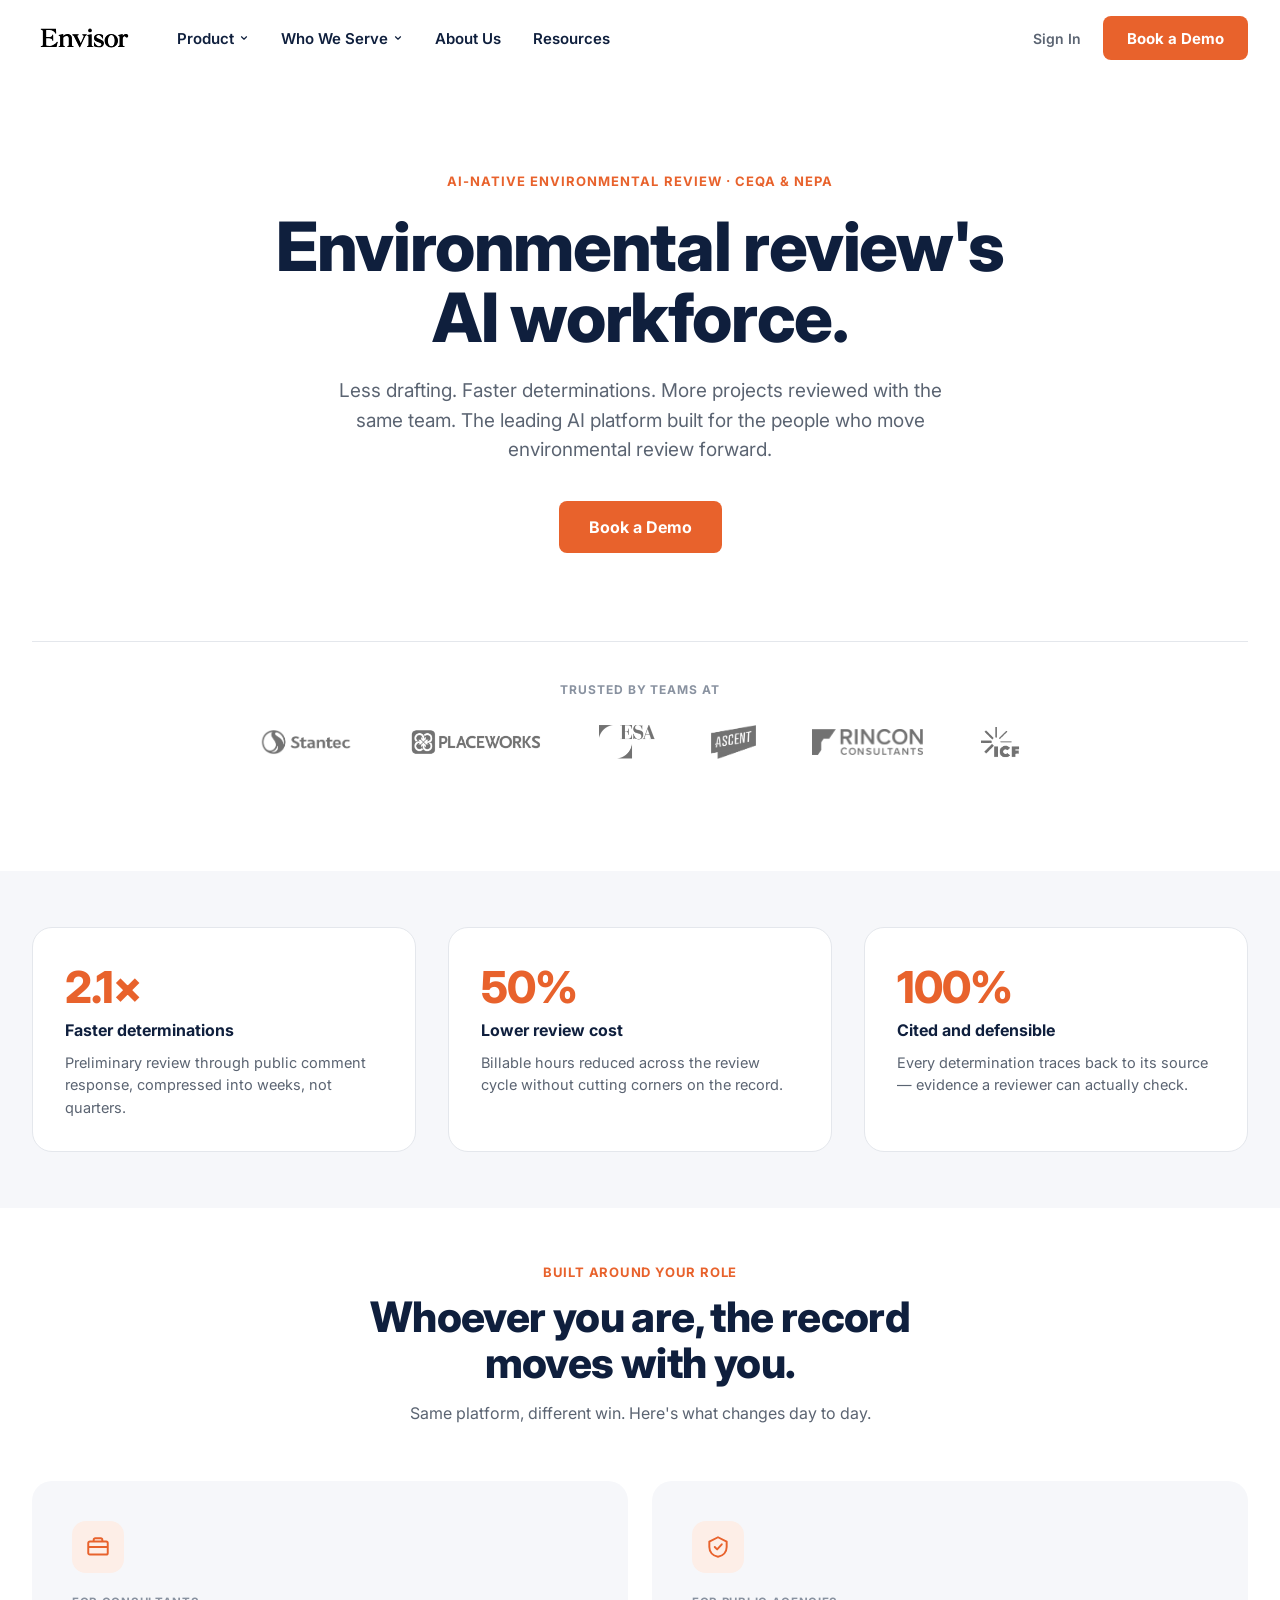
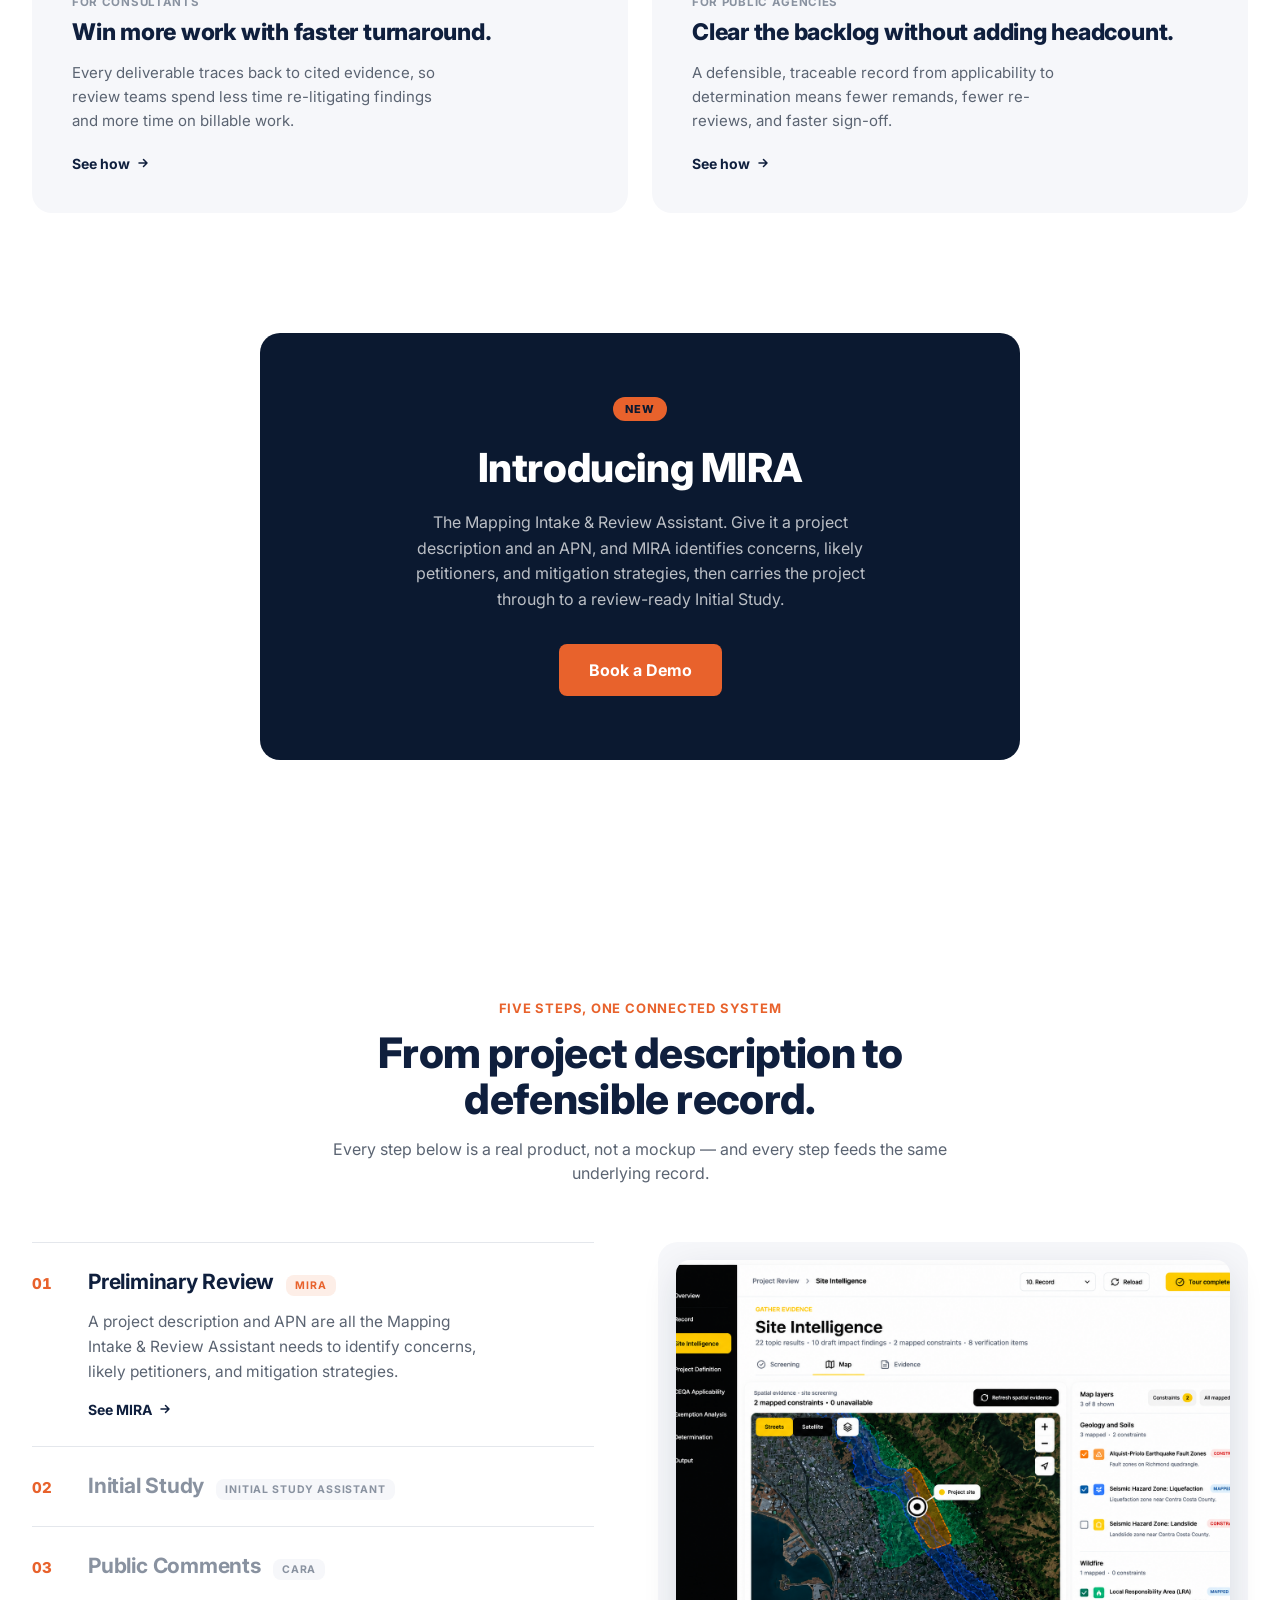
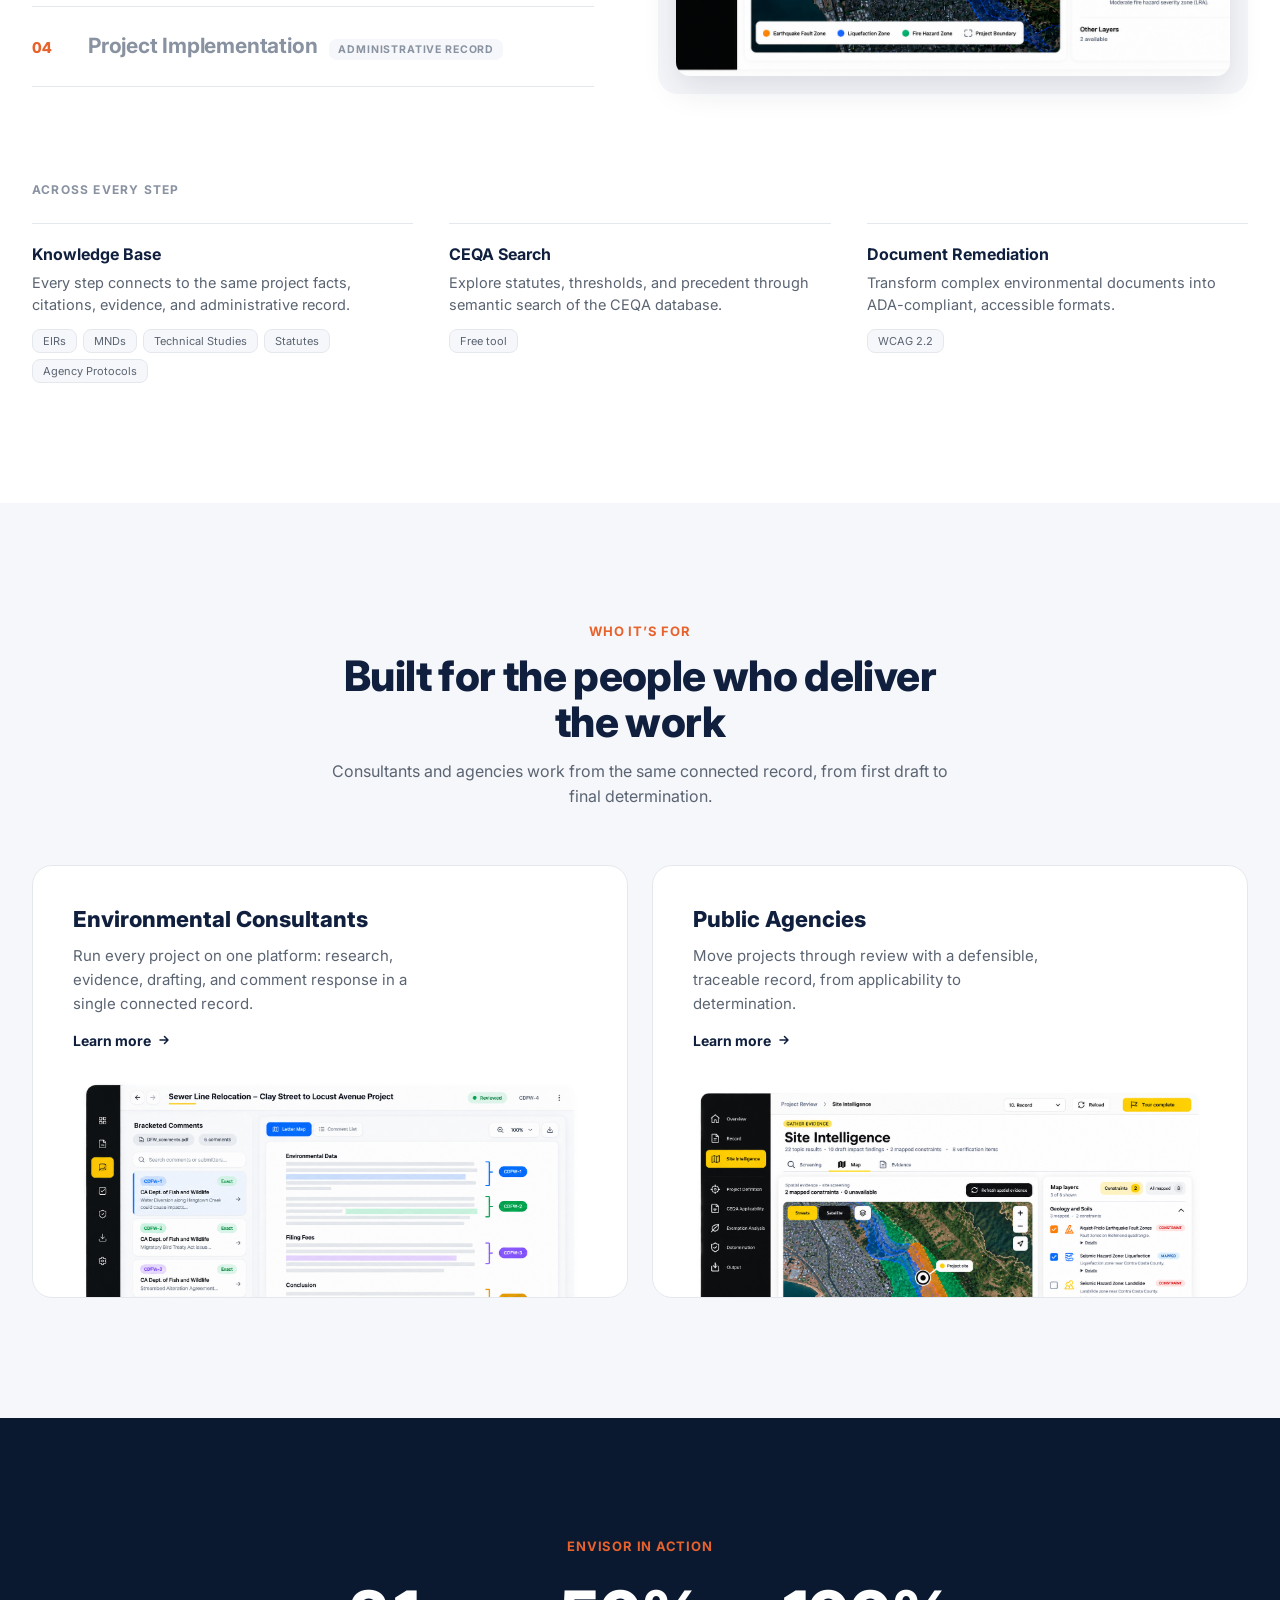
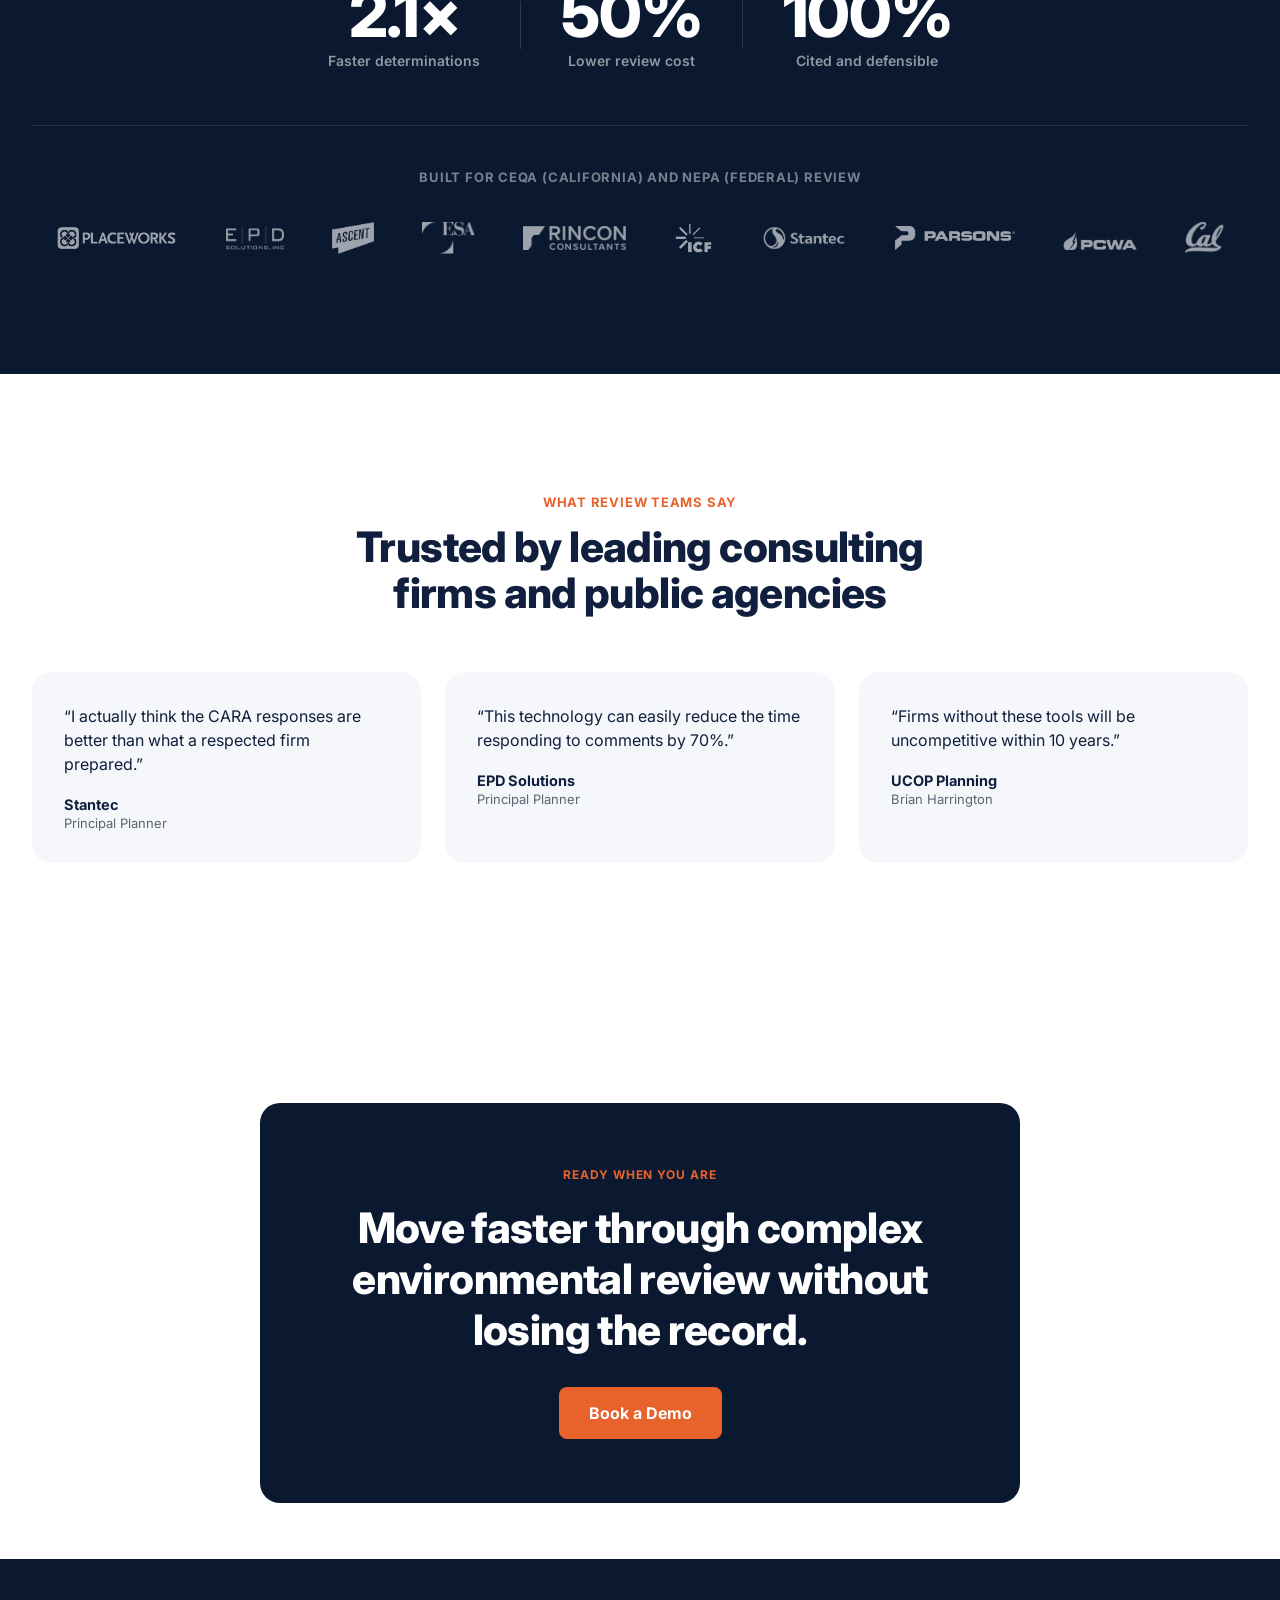
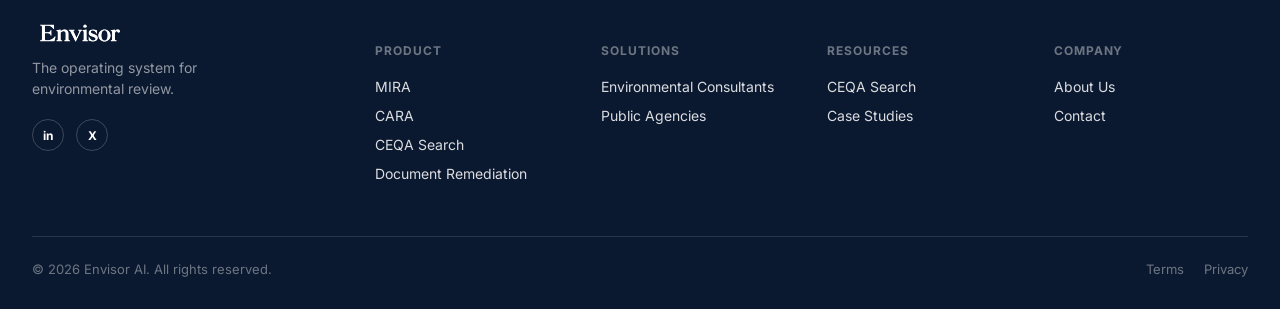
<file: marketing-v6/index.html>
<!DOCTYPE html>
<html lang="en">
<head>
<meta charset="UTF-8">
<meta name="viewport" content="width=device-width, initial-scale=1.0">
<title>Envisor | Environmental Review's AI Workforce</title>
<meta name="description" content="Envisor is a purpose-built AI platform for environmental review. Research, draft, respond to comments, and defend environmental documents in one connected system.">
<link rel="icon" href="favicon.svg" type="image/svg+xml">
<link rel="preconnect" href="https://fonts.googleapis.com">
<link rel="preconnect" href="https://fonts.gstatic.com" crossorigin>
<link href="https://fonts.googleapis.com/css2?family=Inter:wght@400;500;600;700;800&display=swap" rel="stylesheet">
<link rel="stylesheet" href="styles.css">
</head>
<body>

<header class="nav" id="site-nav">
  <div class="nav-inner">
    <a href="/" class="nav-logo"><img src="envisor-logo-ink.svg" alt="Envisor"></a>
    <ul class="nav-links">
      <li class="nav-item" tabindex="0">
        <span>Product
          <svg width="10" height="10" viewBox="0 0 12 12" fill="none"><path d="M3 4.5L6 7.5L9 4.5" stroke="currentColor" stroke-width="1.4" stroke-linecap="round" stroke-linejoin="round"/></svg>
        </span>
        <div class="nav-dropdown">
          <a href="#platform"><span class="dd-title">CARA</span><span class="dd-desc">CEQA Comment Response Application</span></a>
          <a href="#platform"><span class="dd-title">MIRA</span><span class="dd-desc">Mapping Intake &amp; Review Assistant</span></a>
          <a href="#platform"><span class="dd-title">CEQA Search</span><span class="dd-desc">Free semantic search</span></a>
          <a href="#platform"><span class="dd-title">Document Remediation</span><span class="dd-desc">WCAG 2.2 conversion</span></a>
        </div>
      </li>
      <li class="nav-item" tabindex="0">
        <span>Who We Serve
          <svg width="10" height="10" viewBox="0 0 12 12" fill="none"><path d="M3 4.5L6 7.5L9 4.5" stroke="currentColor" stroke-width="1.4" stroke-linecap="round" stroke-linejoin="round"/></svg>
        </span>
        <div class="nav-dropdown">
          <a href="#bento"><span class="dd-title">Environmental Consultants</span><span class="dd-desc">Run every project on one platform</span></a>
          <a href="#bento"><span class="dd-title">Public Agencies</span><span class="dd-desc">A defensible, traceable record</span></a>
        </div>
      </li>
      <li class="nav-item"><a href="#about">About Us</a></li>
      <li class="nav-item"><a href="#contact">Resources</a></li>
    </ul>
    <div class="nav-actions">
      <a href="/signin" class="nav-signin">Sign In</a>
      <a href="/contact" class="btn btn-primary">Book a Demo</a>
    </div>
    <button class="nav-mobile-toggle" id="menu-toggle" aria-label="Open menu" aria-expanded="false">
      <span></span><span></span><span></span>
    </button>
  </div>
  <div class="mobile-nav" id="mobile-nav">
    <a href="#platform">Product</a>
    <a href="#bento">Who We Serve</a>
    <a href="#about">About Us</a>
    <a href="#contact">Resources</a>
    <a href="/contact" class="btn btn-primary">Book a Demo</a>
  </div>
</header>

<section class="hero">
  <div class="hero-inner">
    <p class="hero-eyebrow">AI-NATIVE ENVIRONMENTAL REVIEW &middot; CEQA &amp; NEPA</p>
    <h1 class="hero-headline">Environmental review's<br>AI workforce.</h1>
    <p class="hero-sub">Less drafting. Faster determinations. More projects reviewed with the same team. The leading AI platform built for the people who move environmental review forward.</p>
    <div class="hero-cta-row">
      <a href="/contact" class="btn btn-lg btn-primary">Book a Demo</a>
    </div>
  </div>
  <div class="hero-logos">
    <span class="hero-logos-label">Trusted by teams at</span>
    <div class="hero-logos-row">
      <img src="logos/stantec.png" alt="Stantec" loading="lazy">
      <img src="logos/placeworks.png" alt="PlaceWorks" loading="lazy">
      <img class="logo-lg" src="logos/esa.png" alt="ESA — Environmental Science Associates" loading="lazy">
      <img class="logo-lg" src="logos/Ascent_Logo_FullColor.png.png" alt="Ascent Environmental" loading="lazy">
      <img src="logos/rincon.png" alt="Rincon Consultants" loading="lazy">
      <img class="logo-lg" src="logos/Logo-ICF.png" alt="ICF" loading="lazy">
    </div>
  </div>
</section>

<section class="why">
  <div class="why-inner">
    <div class="why-card reveal">
      <span class="why-num">2.1&times;</span>
      <span class="why-label">Faster determinations</span>
      <p>Preliminary review through public comment response, compressed into weeks, not quarters.</p>
    </div>
    <div class="why-card reveal">
      <span class="why-num">50%</span>
      <span class="why-label">Lower review cost</span>
      <p>Billable hours reduced across the review cycle without cutting corners on the record.</p>
    </div>
    <div class="why-card reveal">
      <span class="why-num">100%</span>
      <span class="why-label">Cited and defensible</span>
      <p>Every determination traces back to its source — evidence a reviewer can actually check.</p>
    </div>
  </div>
</section>

<section class="outcomes">
  <div class="sec-head reveal">
    <span class="eyebrow">Built around your role</span>
    <h2>Whoever you are, the record moves with you.</h2>
    <p>Same platform, different win. Here's what changes day to day.</p>
  </div>
  <div class="outcomes-grid reveal">
    <div class="outcome-card">
      <span class="outcome-icon" aria-hidden="true">
        <svg width="26" height="26" viewBox="0 0 24 24" fill="none"><rect x="3" y="7" width="18" height="12" rx="1.5" stroke="currentColor" stroke-width="1.8"/><path d="M8 7V5.5C8 4.67 8.67 4 9.5 4H14.5C15.33 4 16 4.67 16 5.5V7" stroke="currentColor" stroke-width="1.8"/><path d="M3 12H21" stroke="currentColor" stroke-width="1.8"/></svg>
      </span>
      <span class="outcome-tag">For Consultants</span>
      <h3>Win more work with faster turnaround.</h3>
      <p>Every deliverable traces back to cited evidence, so review teams spend less time re-litigating findings and more time on billable work.</p>
      <a href="#bento" class="btn-text">See how<svg width="14" height="14" viewBox="0 0 14 14" fill="none"><path d="M3 7H11M11 7L7.5 3.5M11 7L7.5 10.5" stroke="currentColor" stroke-width="1.5" stroke-linecap="round" stroke-linejoin="round"/></svg></a>
    </div>
    <div class="outcome-card">
      <span class="outcome-icon" aria-hidden="true">
        <svg width="26" height="26" viewBox="0 0 24 24" fill="none"><path d="M12 3L20 7V12C20 16.5 16.9 20 12 21C7.1 20 4 16.5 4 12V7L12 3Z" stroke="currentColor" stroke-width="1.8" stroke-linejoin="round"/><path d="M9 12L11.2 14.2L15.5 9.5" stroke="currentColor" stroke-width="1.8" stroke-linecap="round" stroke-linejoin="round"/></svg>
      </span>
      <span class="outcome-tag">For Public Agencies</span>
      <h3>Clear the backlog without adding headcount.</h3>
      <p>A defensible, traceable record from applicability to determination means fewer remands, fewer re-reviews, and faster sign-off.</p>
      <a href="#bento" class="btn-text">See how<svg width="14" height="14" viewBox="0 0 14 14" fill="none"><path d="M3 7H11M11 7L7.5 3.5M11 7L7.5 10.5" stroke="currentColor" stroke-width="1.5" stroke-linecap="round" stroke-linejoin="round"/></svg></a>
    </div>
  </div>
</section>

<section class="announce" id="mira">
  <div class="announce-card reveal">
    <span class="announce-badge">NEW</span>
    <h2>Introducing MIRA</h2>
    <p>The Mapping Intake &amp; Review Assistant. Give it a project description and an APN, and MIRA identifies concerns, likely petitioners, and mitigation strategies, then carries the project through to a review-ready Initial Study.</p>
    <a href="/contact" class="btn btn-lg btn-primary">Book a Demo</a>
  </div>
</section>

<section class="pipeline" id="platform">
  <div class="sec-head reveal">
    <span class="eyebrow">Five steps, one connected system</span>
    <h2>From project description to defensible record.</h2>
    <p>Every step below is a real product, not a mockup — and every step feeds the same underlying record.</p>
  </div>
  <div class="pipeline-inner reveal">
    <ol class="steps">
      <li class="step is-open" data-shot="product-shots/mira-site-intelligence.png" data-alt="MIRA site intelligence map showing mapped environmental constraints for a project site">
        <button class="step-trigger">
          <span class="step-num">01</span>
          <span class="step-head">
            <span class="step-title">Preliminary Review</span>
            <span class="step-product">MIRA</span>
          </span>
        </button>
        <div class="step-panel"><div class="step-panel-inner">
          <p>A project description and APN are all the Mapping Intake &amp; Review Assistant needs to identify concerns, likely petitioners, and mitigation strategies.</p>
          <a href="/contact" class="btn-text">See MIRA
            <svg width="14" height="14" viewBox="0 0 14 14" fill="none"><path d="M3 7H11M11 7L7.5 3.5M11 7L7.5 10.5" stroke="currentColor" stroke-width="1.5" stroke-linecap="round" stroke-linejoin="round"/></svg>
          </a>
        </div></div>
      </li>
      <li class="step" data-shot="product-shots/mira-workflow-composite.png" data-alt="Initial Study Assistant assembling a review-ready environmental report from public and private data">
        <button class="step-trigger">
          <span class="step-num">02</span>
          <span class="step-head">
            <span class="step-title">Initial Study</span>
            <span class="step-product">Initial Study Assistant</span>
          </span>
        </button>
        <div class="step-panel"><div class="step-panel-inner">
          <p>Leverage public and private data to generate review-ready environmental reports, with every threshold determination traced back to its source.</p>
          <a href="/contact" class="btn-text">See the Initial Study Assistant
            <svg width="14" height="14" viewBox="0 0 14 14" fill="none"><path d="M3 7H11M11 7L7.5 3.5M11 7L7.5 10.5" stroke="currentColor" stroke-width="1.5" stroke-linecap="round" stroke-linejoin="round"/></svg>
          </a>
        </div></div>
      </li>
      <li class="step" data-shot="product-shots/cara-review-queue.png" data-alt="CARA review queue showing drafted comment responses awaiting reviewer sign-off">
        <button class="step-trigger">
          <span class="step-num">03</span>
          <span class="step-head">
            <span class="step-title">Public Comments</span>
            <span class="step-product">CARA</span>
          </span>
        </button>
        <div class="step-panel"><div class="step-panel-inner">
          <p>Bracket, group, assign responsible parties and timelines, and generate defensible responses tied to the record with the CEQA Automated Response Assistant.</p>
          <a href="/contact" class="btn-text">See CARA
            <svg width="14" height="14" viewBox="0 0 14 14" fill="none"><path d="M3 7H11M11 7L7.5 3.5M11 7L7.5 10.5" stroke="currentColor" stroke-width="1.5" stroke-linecap="round" stroke-linejoin="round"/></svg>
          </a>
        </div></div>
      </li>
      <li class="step" data-shot="product-shots/mira-hero-dashboard.png" data-alt="Project dashboard tracking mitigation measures and administrative record after approval">
        <button class="step-trigger">
          <span class="step-num">04</span>
          <span class="step-head">
            <span class="step-title">Project Implementation</span>
            <span class="step-product">Administrative Record</span>
          </span>
        </button>
        <div class="step-panel"><div class="step-panel-inner">
          <p>Arm approving agencies with the administrative record and monitor mitigation measures over time, long after the determination is signed.</p>
          <a href="/contact" class="btn-text">See the record
            <svg width="14" height="14" viewBox="0 0 14 14" fill="none"><path d="M3 7H11M11 7L7.5 3.5M11 7L7.5 10.5" stroke="currentColor" stroke-width="1.5" stroke-linecap="round" stroke-linejoin="round"/></svg>
          </a>
        </div></div>
      </li>
    </ol>
    <div class="pipeline-stage">
      <img id="pipeline-shot" src="product-shots/mira-site-intelligence.png" alt="MIRA site intelligence map showing mapped environmental constraints for a project site">
    </div>
  </div>

  <div class="spans reveal">
    <h3 class="spans-label">Across every step</h3>
    <div class="spans-grid">
      <div class="span-item">
        <h4>Knowledge Base</h4>
        <p>Every step connects to the same project facts, citations, evidence, and administrative record.</p>
        <div class="kb-tags">
          <span>EIRs</span><span>MNDs</span><span>Technical Studies</span><span>Statutes</span><span>Agency Protocols</span>
        </div>
      </div>
      <div class="span-item">
        <h4>CEQA Search</h4>
        <p>Explore statutes, thresholds, and precedent through semantic search of the CEQA database.</p>
        <div class="kb-tags"><span>Free tool</span></div>
      </div>
      <div class="span-item">
        <h4>Document Remediation</h4>
        <p>Transform complex environmental documents into ADA-compliant, accessible formats.</p>
        <div class="kb-tags"><span>WCAG 2.2</span></div>
      </div>
    </div>
  </div>
</section>

<section class="bento" id="bento">
  <div class="sec-head reveal">
    <span class="eyebrow">Who it&rsquo;s for</span>
    <h2>Built for the people who deliver the work</h2>
    <p>Consultants and agencies work from the same connected record, from first draft to final determination.</p>
  </div>
  <div class="bento-grid reveal">
    <div class="bento-tile">
      <h3>Environmental Consultants</h3>
      <p>Run every project on one platform: research, evidence, drafting, and comment response in a single connected record.</p>
      <a href="#" class="btn-text">Learn more
        <svg width="14" height="14" viewBox="0 0 14 14" fill="none"><path d="M3 7H11M11 7L7.5 3.5M11 7L7.5 10.5" stroke="currentColor" stroke-width="1.5" stroke-linecap="round" stroke-linejoin="round"/></svg>
      </a>
      <div class="bento-shot"><img src="product-shots/cara-bracketed-comments.png" alt="CARA bracketed comments showing public comment letters mapped to agency issues by color-coded section"></div>
    </div>
    <div class="bento-tile">
      <h3>Public Agencies</h3>
      <p>Move projects through review with a defensible, traceable record, from applicability to determination.</p>
      <a href="#" class="btn-text">Learn more
        <svg width="14" height="14" viewBox="0 0 14 14" fill="none"><path d="M3 7H11M11 7L7.5 3.5M11 7L7.5 10.5" stroke="currentColor" stroke-width="1.5" stroke-linecap="round" stroke-linejoin="round"/></svg>
      </a>
      <div class="bento-shot"><img src="product-shots/mira-site-intelligence-soft.png" alt="Site Intelligence map showing mapped environmental constraints for a project site"></div>
    </div>
  </div>
</section>

<section class="action-band">
  <div class="action-inner">
    <span class="eyebrow eyebrow--light reveal">Envisor in action</span>
    <div class="action-stats reveal">
      <div class="action-stat">
        <span class="action-num">2.1&times;</span>
        <span class="action-label">Faster determinations</span>
      </div>
      <div class="action-divider" aria-hidden="true"></div>
      <div class="action-stat">
        <span class="action-num">50%</span>
        <span class="action-label">Lower review cost</span>
      </div>
      <div class="action-divider" aria-hidden="true"></div>
      <div class="action-stat">
        <span class="action-num">100%</span>
        <span class="action-label">Cited and defensible</span>
      </div>
    </div>
    <div class="action-scope reveal">
      <span class="action-scope-label">Built for CEQA (California) and NEPA (federal) review</span>
    </div>
    <div class="action-logos reveal">
      <img src="logos/placeworks.png" alt="PlaceWorks" loading="lazy">
      <img src="logos/epd.png" alt="EPD Solutions" loading="lazy">
      <img class="logo-lg" src="logos/Ascent_Logo_FullColor.png.png" alt="Ascent Environmental" loading="lazy">
      <img class="logo-lg" src="logos/esa.png" alt="ESA — Environmental Science Associates" loading="lazy">
      <img src="logos/rincon.png" alt="Rincon Consultants" loading="lazy">
      <img class="logo-lg" src="logos/Logo-ICF.png" alt="ICF" loading="lazy">
      <img src="logos/stantec.png" alt="Stantec" loading="lazy">
      <img src="logos/Parsons_Corporation_logo.png" alt="Parsons" loading="lazy">
      <img src="logos/pcwa.png" alt="Placer County Water Agency" loading="lazy">
      <img class="logo-lg" src="logos/UC_Berkeley_Cal_logo.png" alt="UC Berkeley" loading="lazy">
    </div>
  </div>
</section>

<section class="testimonials">
  <div class="testimonials-inner">
    <div class="sec-head reveal">
      <span class="eyebrow">What review teams say</span>
      <h2>Trusted by leading consulting firms and public agencies</h2>
    </div>
    <div class="testimonial-grid reveal">
      <blockquote class="testimonial-card">
        <p>&ldquo;I actually think the CARA responses are better than what a respected firm prepared.&rdquo;</p>
        <cite><span class="t-org">Stantec</span><span class="t-role">Principal Planner</span></cite>
      </blockquote>
      <blockquote class="testimonial-card">
        <p>&ldquo;This technology can easily reduce the time responding to comments by 70%.&rdquo;</p>
        <cite><span class="t-org">EPD Solutions</span><span class="t-role">Principal Planner</span></cite>
      </blockquote>
      <blockquote class="testimonial-card">
        <p>&ldquo;Firms without these tools will be uncompetitive within 10 years.&rdquo;</p>
        <cite><span class="t-org">UCOP Planning</span><span class="t-role">Brian Harrington</span></cite>
      </blockquote>
    </div>
  </div>
</section>

<section class="final-cta">
  <div class="final-cta-card reveal">
    <span class="final-cta-eyebrow">Ready when you are</span>
    <h2>Move faster through complex environmental review without losing the record.</h2>
    <a href="/contact" class="btn btn-lg btn-primary">Book a Demo</a>
  </div>
</section>

<footer class="footer" id="contact">
  <div class="footer-inner">
    <div class="footer-brand">
      <img class="footer-logo" src="envisor-logo.svg" alt="Envisor">
      <p>The operating system for environmental review.</p>
      <div class="footer-social">
        <a href="#" aria-label="LinkedIn">in</a>
        <a href="#" aria-label="X (Twitter)">X</a>
      </div>
    </div>
    <div class="footer-col">
      <h5>Product</h5>
      <a href="#platform">MIRA</a>
      <a href="#platform">CARA</a>
      <a href="#platform">CEQA Search</a>
      <a href="#platform">Document Remediation</a>
    </div>
    <div class="footer-col">
      <h5>Solutions</h5>
      <a href="#bento">Environmental Consultants</a>
      <a href="#bento">Public Agencies</a>
    </div>
    <div class="footer-col">
      <h5>Resources</h5>
      <a href="#">CEQA Search</a>
      <a href="#">Case Studies</a>
    </div>
    <div class="footer-col">
      <h5>Company</h5>
      <a href="#about">About Us</a>
      <a href="#contact">Contact</a>
    </div>
  </div>
  <div class="footer-bottom">
    <span>&copy; 2026 Envisor AI. All rights reserved.</span>
    <span class="footer-legal"><a href="#">Terms</a><a href="#">Privacy</a></span>
  </div>
</footer>

<script>
(function () {
  var reduceMotion = window.matchMedia('(prefers-reduced-motion: reduce)').matches;
  var nav = document.getElementById('site-nav');
  window.addEventListener('scroll', function () {
    nav.classList.toggle('is-scrolled', window.scrollY > 8);
  }, { passive: true });

  var toggle = document.getElementById('menu-toggle');
  var mobileNav = document.getElementById('mobile-nav');
  toggle.addEventListener('click', function () {
    var open = mobileNav.classList.toggle('is-open');
    toggle.setAttribute('aria-expanded', String(open));
  });

  var steps = document.querySelectorAll('.step');
  var stage = document.getElementById('pipeline-shot');
  steps.forEach(function (step) {
    step.querySelector('.step-trigger').addEventListener('click', function () {
      if (step.classList.contains('is-open')) return;
      steps.forEach(function (s) { s.classList.remove('is-open'); });
      step.classList.add('is-open');
      if (stage) {
        stage.style.opacity = '0';
        window.setTimeout(function () {
          stage.src = step.getAttribute('data-shot');
          stage.alt = step.getAttribute('data-alt') || '';
          stage.style.opacity = '1';
        }, reduceMotion ? 0 : 160);
      }
    });
  });

  var revealables = document.querySelectorAll('.reveal');
  if (reduceMotion || !('IntersectionObserver' in window)) {
    revealables.forEach(function (el) { el.classList.add('is-in'); });
  } else {
    var io = new IntersectionObserver(function (entries) {
      entries.forEach(function (entry) {
        if (!entry.isIntersecting) return;
        entry.target.classList.add('is-in');
        io.unobserve(entry.target);
      });
    }, { rootMargin: '0px 0px 20% 0px', threshold: 0.01 });
    revealables.forEach(function (el) {
      if (el.getBoundingClientRect().top < window.innerHeight) { el.classList.add('is-in'); }
      else { io.observe(el); }
    });
  }
})();
</script>
</body>
</html>
</file>
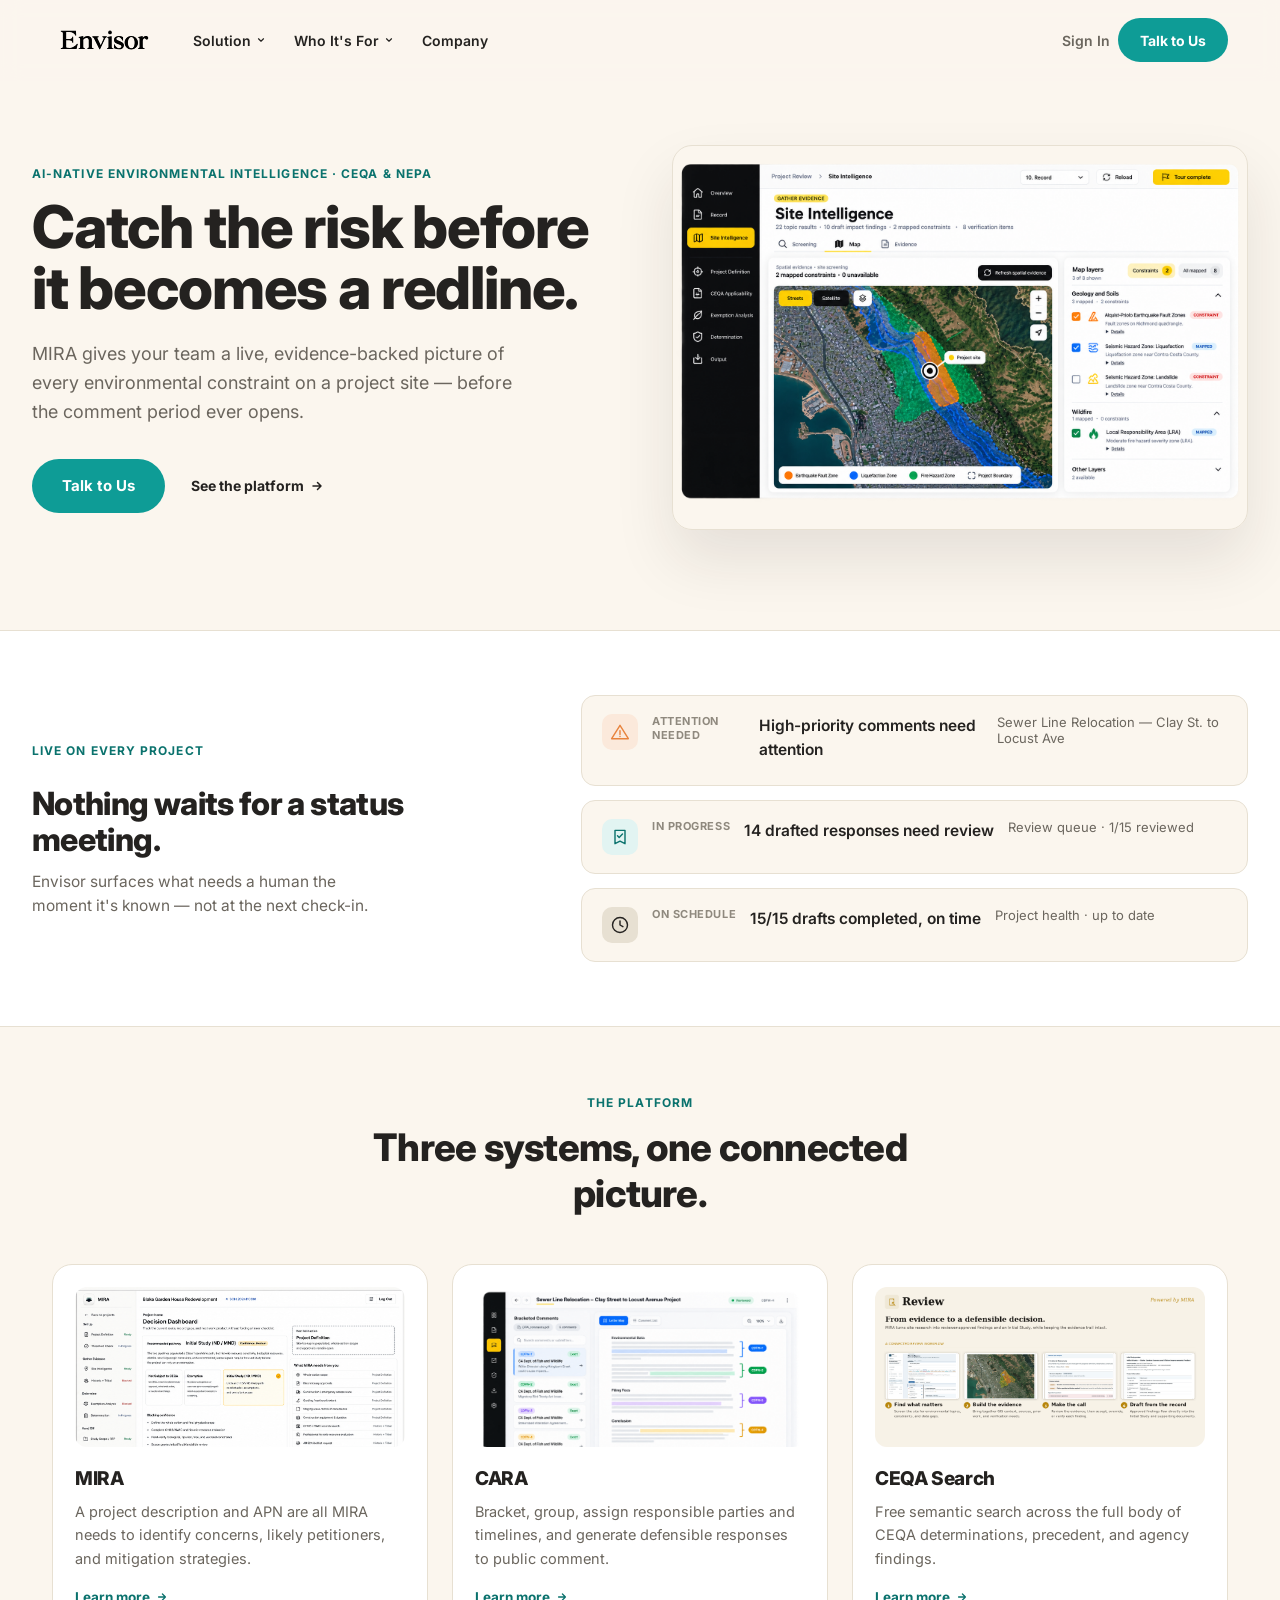
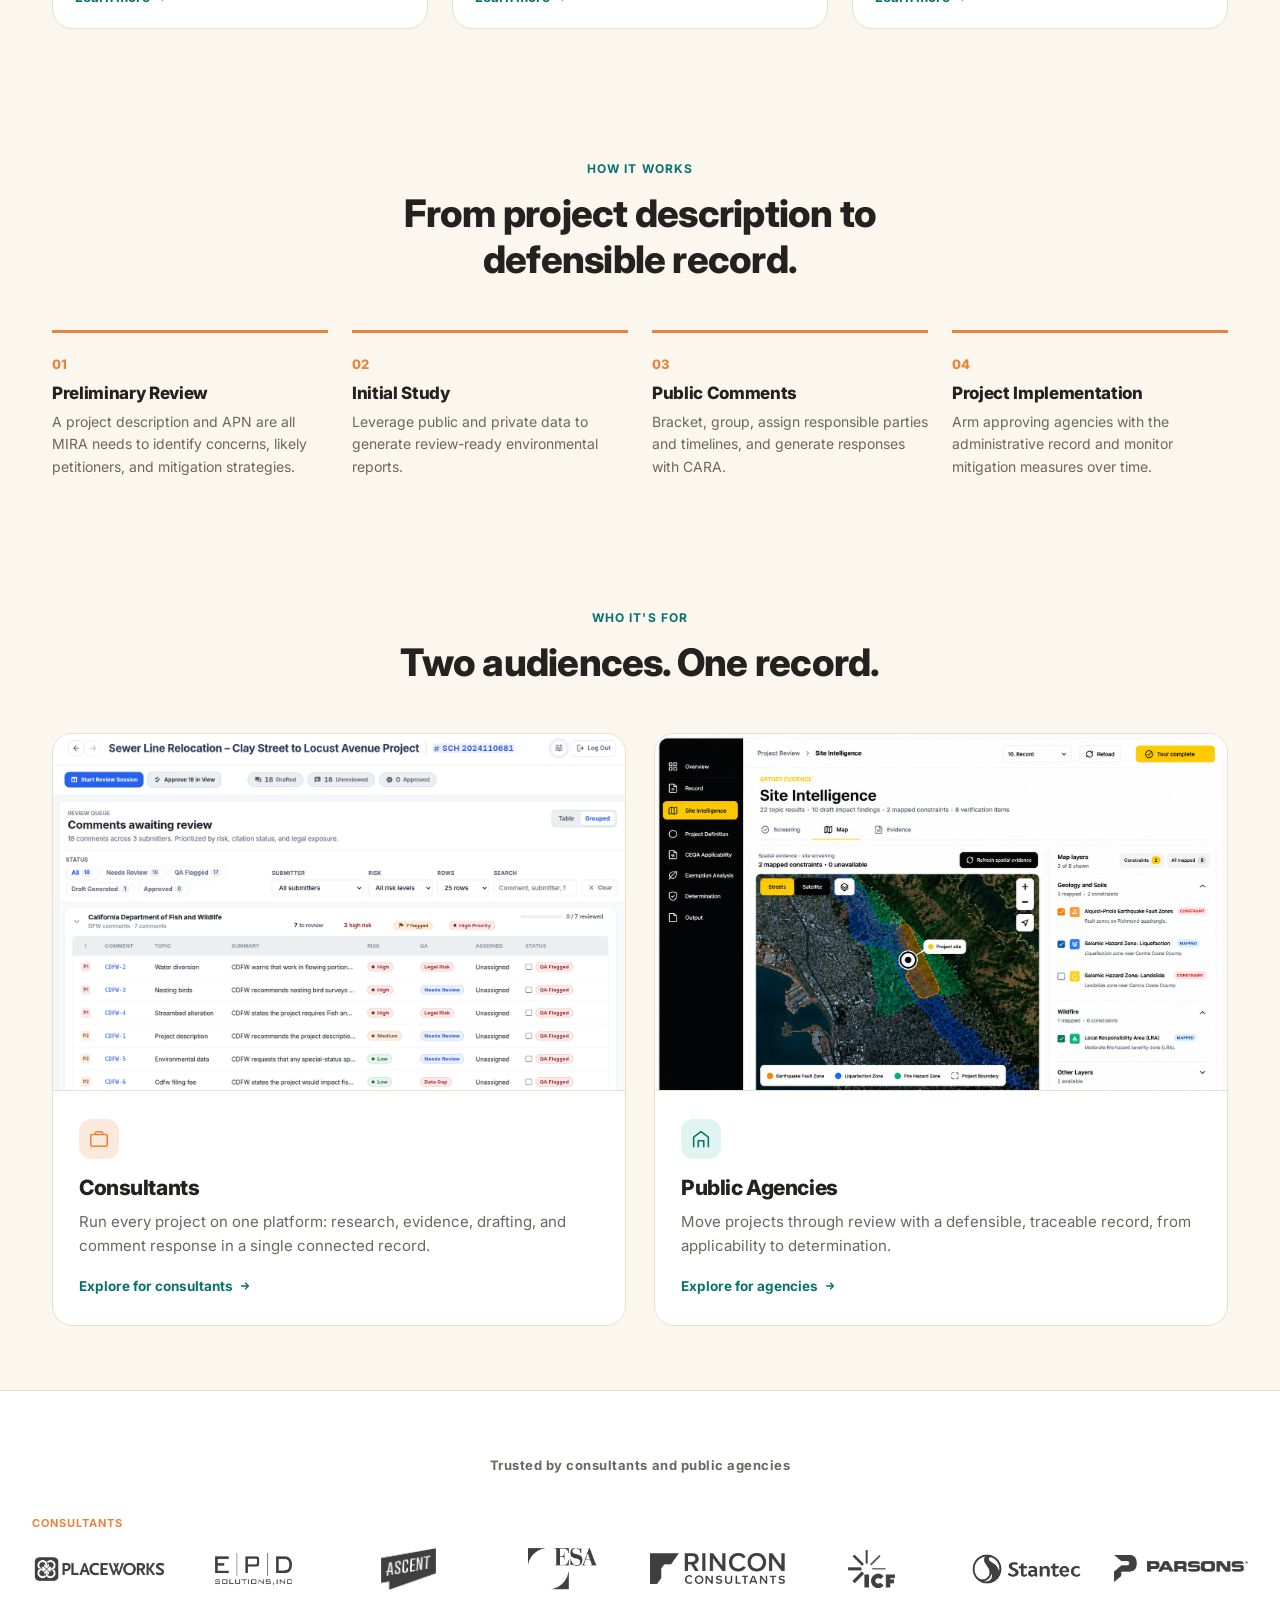
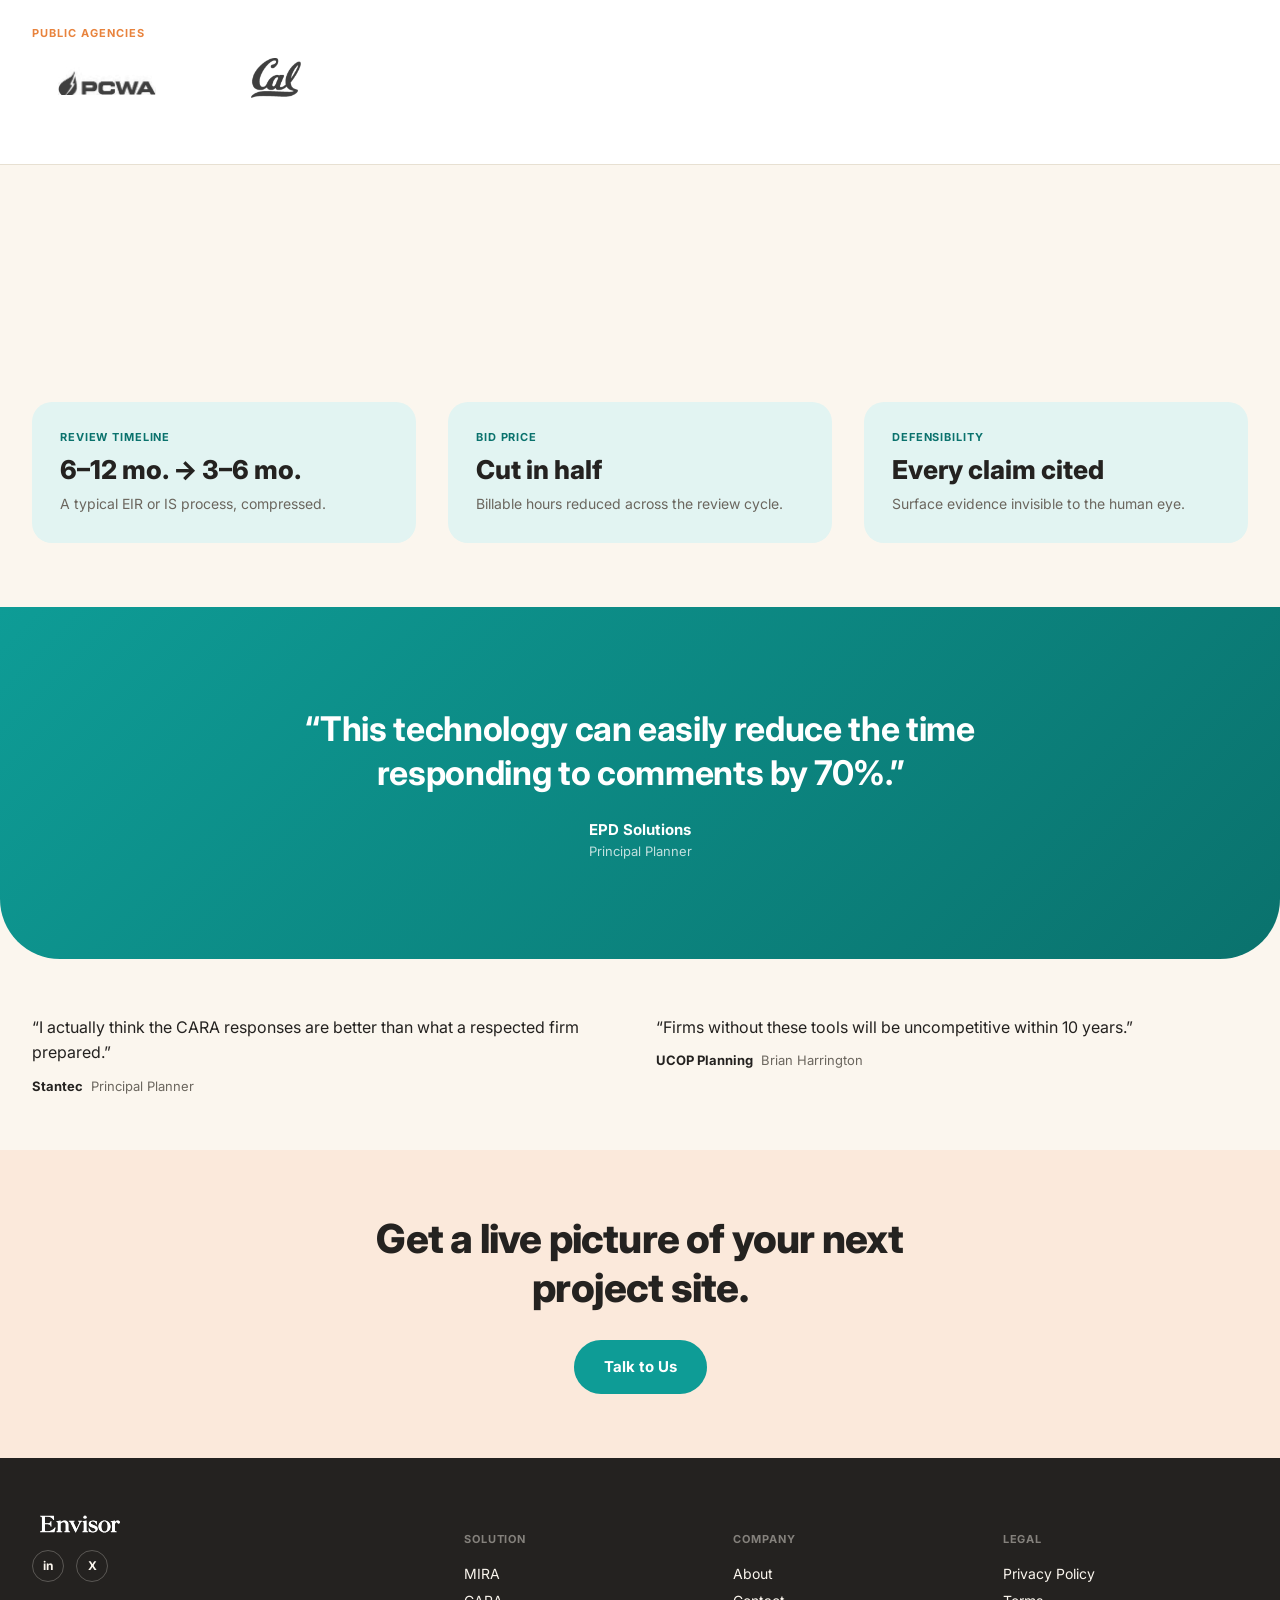
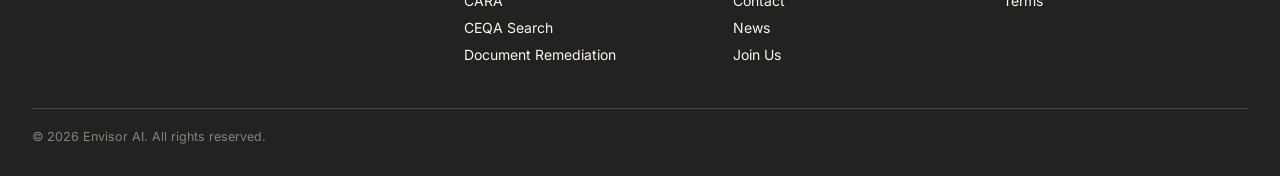
<file: marketing-v7/index.html>
<!DOCTYPE html>
<html lang="en">
<head>
<meta charset="UTF-8">
<meta name="viewport" content="width=device-width, initial-scale=1.0">
<title>Envisor | Ground Truth for Environmental Review</title>
<meta name="description" content="Envisor gives environmental review teams a live, evidence-backed picture of every constraint on a project site — before the comment period opens.">
<link rel="icon" href="favicon.svg" type="image/svg+xml">
<link rel="preconnect" href="https://fonts.googleapis.com">
<link rel="preconnect" href="https://fonts.gstatic.com" crossorigin>
<link href="https://fonts.googleapis.com/css2?family=Inter:wght@400;500;600;700;800&display=swap" rel="stylesheet">
<link rel="stylesheet" href="styles.css">
</head>
<body>

<header class="nav" id="site-nav">
  <div class="nav-inner">
    <a href="/" class="nav-logo"><img src="envisor-logo-ink.svg" alt="Envisor"></a>
    <ul class="nav-links">
      <li class="nav-item" tabindex="0">
        <span>Solution
          <svg width="10" height="10" viewBox="0 0 12 12" fill="none"><path d="M3 4.5L6 7.5L9 4.5" stroke="currentColor" stroke-width="1.4" stroke-linecap="round" stroke-linejoin="round"/></svg>
        </span>
        <div class="nav-dropdown">
          <a href="#platform"><span class="dd-title">MIRA</span><span class="dd-desc">Mapping Intake &amp; Review Assistant</span></a>
          <a href="#platform"><span class="dd-title">CARA</span><span class="dd-desc">CEQA Comment Response Application</span></a>
          <a href="#platform"><span class="dd-title">CEQA Search</span><span class="dd-desc">Free semantic search</span></a>
          <a href="#platform"><span class="dd-title">Document Remediation</span><span class="dd-desc">WCAG 2.2 conversion</span></a>
        </div>
      </li>
      <li class="nav-item" tabindex="0">
        <span>Who It's For
          <svg width="10" height="10" viewBox="0 0 12 12" fill="none"><path d="M3 4.5L6 7.5L9 4.5" stroke="currentColor" stroke-width="1.4" stroke-linecap="round" stroke-linejoin="round"/></svg>
        </span>
        <div class="nav-dropdown">
          <a href="#trust"><span class="dd-title">Consultants</span><span class="dd-desc">Environmental review firms</span></a>
          <a href="#trust"><span class="dd-title">Public Agencies</span><span class="dd-desc">Municipal &amp; state review bodies</span></a>
        </div>
      </li>
      <li class="nav-item"><a href="#about">Company</a></li>
    </ul>
    <div class="nav-actions">
      <a href="#contact" class="nav-login">Sign In</a>
      <a href="/contact" class="btn btn-primary">Talk to Us</a>
    </div>
    <button class="nav-mobile-toggle" id="menu-toggle" aria-label="Open menu" aria-expanded="false">
      <span></span><span></span><span></span>
    </button>
  </div>
  <div class="mobile-nav" id="mobile-nav">
    <a href="#platform">Solution</a>
    <a href="#trust">Who It's For</a>
    <a href="#about">Company</a>
    <a href="/contact" class="btn btn-primary">Talk to Us</a>
  </div>
</header>

<section class="hero">
  <div class="hero-inner">
    <div class="hero-text">
      <p class="eyebrow">AI-NATIVE ENVIRONMENTAL INTELLIGENCE &middot; CEQA &amp; NEPA</p>
      <h1>Catch the risk before it becomes a redline.</h1>
      <p class="hero-sub">MIRA gives your team a live, evidence-backed picture of every environmental constraint on a project site — before the comment period ever opens.</p>
      <div class="hero-cta-row">
        <a href="/contact" class="btn btn-primary btn-lg">Talk to Us</a>
        <a href="#platform" class="btn-text">See the platform
          <svg width="14" height="14" viewBox="0 0 14 14" fill="none"><path d="M3 7H11M11 7L7.5 3.5M11 7L7.5 10.5" stroke="currentColor" stroke-width="1.5" stroke-linecap="round" stroke-linejoin="round"/></svg>
        </a>
      </div>
    </div>
    <div class="hero-media">
      <img src="product-shots/mira-site-intelligence-soft.png" alt="MIRA site intelligence map showing mapped environmental constraints, hazard layers, and verification items for a project site">
    </div>
  </div>
</section>

<section class="signals">
  <div class="signals-inner">
    <div class="signals-lead reveal">
      <span class="eyebrow">Live on every project</span>
      <h2>Nothing waits for a status meeting.</h2>
      <p>Envisor surfaces what needs a human the moment it's known — not at the next check-in.</p>
    </div>
    <div class="signals-grid reveal">
      <div class="signal-card signal-card--orange">
        <span class="signal-icon" aria-hidden="true">
          <svg width="20" height="20" viewBox="0 0 24 24" fill="none"><path d="M12 4L22 20H2L12 4Z" stroke="currentColor" stroke-width="1.7" stroke-linejoin="round"/><path d="M12 10.5V15" stroke="currentColor" stroke-width="1.7" stroke-linecap="round"/><circle cx="12" cy="17.5" r="0.9" fill="currentColor"/></svg>
        </span>
        <span class="signal-tag">Attention needed</span>
        <p class="signal-text">High-priority comments need attention</p>
        <span class="signal-meta">Sewer Line Relocation &mdash; Clay St. to Locust Ave</span>
      </div>
      <div class="signal-card signal-card--teal">
        <span class="signal-icon" aria-hidden="true">
          <svg width="20" height="20" viewBox="0 0 24 24" fill="none"><path d="M6 4H18V20L12 17L6 20V4Z" stroke="currentColor" stroke-width="1.7" stroke-linejoin="round"/><path d="M9 10.5L11 12.5L15 8.5" stroke="currentColor" stroke-width="1.7" stroke-linecap="round" stroke-linejoin="round"/></svg>
        </span>
        <span class="signal-tag">In progress</span>
        <p class="signal-text">14 drafted responses need review</p>
        <span class="signal-meta">Review queue &middot; 1/15 reviewed</span>
      </div>
      <div class="signal-card signal-card--ink">
        <span class="signal-icon" aria-hidden="true">
          <svg width="20" height="20" viewBox="0 0 24 24" fill="none"><circle cx="12" cy="12" r="9" stroke="currentColor" stroke-width="1.7"/><path d="M12 7V12L15.5 14" stroke="currentColor" stroke-width="1.7" stroke-linecap="round" stroke-linejoin="round"/></svg>
        </span>
        <span class="signal-tag">On schedule</span>
        <p class="signal-text">15/15 drafts completed, on time</p>
        <span class="signal-meta">Project health &middot; up to date</span>
      </div>
    </div>
  </div>
</section>

<section class="feature-cards" id="platform">
  <div class="sec-head reveal">
    <span class="eyebrow">The platform</span>
    <h2>Three systems, one connected picture.</h2>
  </div>
  <div class="feature-grid">
    <div class="feature-card reveal">
      <img src="product-shots/mira-hero-dashboard.png" alt="MIRA project dashboard" loading="lazy">
      <h3>MIRA</h3>
      <p>A project description and APN are all MIRA needs to identify concerns, likely petitioners, and mitigation strategies.</p>
      <a href="/contact" class="card-link">Learn more
        <svg width="12" height="12" viewBox="0 0 14 14" fill="none"><path d="M3 7H11M11 7L7.5 3.5M11 7L7.5 10.5" stroke="currentColor" stroke-width="1.5" stroke-linecap="round" stroke-linejoin="round"/></svg>
      </a>
    </div>
    <div class="feature-card reveal">
      <img src="product-shots/cara-bracketed-comments.png" alt="CARA bracketed public comments" loading="lazy">
      <h3>CARA</h3>
      <p>Bracket, group, assign responsible parties and timelines, and generate defensible responses to public comment.</p>
      <a href="/contact" class="card-link">Learn more
        <svg width="12" height="12" viewBox="0 0 14 14" fill="none"><path d="M3 7H11M11 7L7.5 3.5M11 7L7.5 10.5" stroke="currentColor" stroke-width="1.5" stroke-linecap="round" stroke-linejoin="round"/></svg>
      </a>
    </div>
    <div class="feature-card reveal">
      <img src="product-shots/mira-workflow-composite.png" alt="Initial Study Assistant workflow" loading="lazy">
      <h3>CEQA Search</h3>
      <p>Free semantic search across the full body of CEQA determinations, precedent, and agency findings.</p>
      <a href="/contact" class="card-link">Learn more
        <svg width="12" height="12" viewBox="0 0 14 14" fill="none"><path d="M3 7H11M11 7L7.5 3.5M11 7L7.5 10.5" stroke="currentColor" stroke-width="1.5" stroke-linecap="round" stroke-linejoin="round"/></svg>
      </a>
    </div>
  </div>
</section>

<section class="workflow">
  <div class="sec-head reveal">
    <span class="eyebrow">How it works</span>
    <h2>From project description to defensible record.</h2>
  </div>
  <ol class="workflow-steps reveal">
    <li><span class="workflow-num">01</span><h4>Preliminary Review</h4><p>A project description and APN are all MIRA needs to identify concerns, likely petitioners, and mitigation strategies.</p></li>
    <li><span class="workflow-num">02</span><h4>Initial Study</h4><p>Leverage public and private data to generate review-ready environmental reports.</p></li>
    <li><span class="workflow-num">03</span><h4>Public Comments</h4><p>Bracket, group, assign responsible parties and timelines, and generate responses with CARA.</p></li>
    <li><span class="workflow-num">04</span><h4>Project Implementation</h4><p>Arm approving agencies with the administrative record and monitor mitigation measures over time.</p></li>
  </ol>
</section>

<section class="audience">
  <div class="audience-inner">
    <div class="sec-head reveal">
      <span class="eyebrow">Who it's for</span>
      <h2>Two audiences. One record.</h2>
    </div>
    <div class="audience-grid">
      <article class="audience-card reveal">
        <div class="audience-media">
          <img src="product-shots/cara-review-queue.png" alt="CARA review queue showing drafted comment responses awaiting reviewer sign-off" loading="lazy">
        </div>
        <div class="audience-body">
          <span class="audience-icon" aria-hidden="true">
            <svg width="22" height="22" viewBox="0 0 24 24" fill="none"><rect x="3" y="7" width="18" height="13" rx="1.5" stroke="currentColor" stroke-width="1.7"/><path d="M8 7V5.5C8 4.67 8.67 4 9.5 4H14.5C15.33 4 16 4.67 16 5.5V7" stroke="currentColor" stroke-width="1.7"/></svg>
          </span>
          <h3>Consultants</h3>
          <p>Run every project on one platform: research, evidence, drafting, and comment response in a single connected record.</p>
          <a href="#platform" class="card-link">Explore for consultants
            <svg width="12" height="12" viewBox="0 0 14 14" fill="none"><path d="M3 7H11M11 7L7.5 3.5M11 7L7.5 10.5" stroke="currentColor" stroke-width="1.5" stroke-linecap="round" stroke-linejoin="round"/></svg>
          </a>
        </div>
      </article>
      <article class="audience-card reveal">
        <div class="audience-media">
          <img src="product-shots/mira-site-intelligence.png" alt="Site Intelligence map showing mapped environmental constraints for a project site" loading="lazy">
        </div>
        <div class="audience-body">
          <span class="audience-icon" aria-hidden="true">
            <svg width="22" height="22" viewBox="0 0 24 24" fill="none"><path d="M4 21V10L12 4L20 10V21" stroke="currentColor" stroke-width="1.7" stroke-linejoin="round"/><path d="M9 21V14H15V21" stroke="currentColor" stroke-width="1.7" stroke-linejoin="round"/></svg>
          </span>
          <h3>Public Agencies</h3>
          <p>Move projects through review with a defensible, traceable record, from applicability to determination.</p>
          <a href="#platform" class="card-link">Explore for agencies
            <svg width="12" height="12" viewBox="0 0 14 14" fill="none"><path d="M3 7H11M11 7L7.5 3.5M11 7L7.5 10.5" stroke="currentColor" stroke-width="1.5" stroke-linecap="round" stroke-linejoin="round"/></svg>
          </a>
        </div>
      </article>
    </div>
  </div>
</section>

<section class="trust" id="trust">
  <div class="trust-inner">
    <p class="trust-label">Trusted by consultants and public agencies</p>
    <div class="trust-tier">
      <span class="trust-tier-label">Consultants</span>
      <div class="trust-grid">
        <div class="logo-cell"><img src="logos/placeworks.png" alt="PlaceWorks" loading="lazy"></div>
        <div class="logo-cell"><img src="logos/epd.png" alt="EPD Solutions" loading="lazy"></div>
        <div class="logo-cell"><img class="logo-lg" src="logos/Ascent_Logo_FullColor.png.png" alt="Ascent Environmental" loading="lazy"></div>
        <div class="logo-cell"><img class="logo-lg" src="logos/esa.png" alt="ESA — Environmental Science Associates" loading="lazy"></div>
        <div class="logo-cell"><img src="logos/rincon.png" alt="Rincon Consultants" loading="lazy"></div>
        <div class="logo-cell"><img class="logo-lg" src="logos/Logo-ICF.png" alt="ICF" loading="lazy"></div>
        <div class="logo-cell"><img src="logos/stantec.png" alt="Stantec" loading="lazy"></div>
        <div class="logo-cell"><img src="logos/Parsons_Corporation_logo.png" alt="Parsons" loading="lazy"></div>
      </div>
    </div>
    <div class="trust-tier">
      <span class="trust-tier-label">Public Agencies</span>
      <div class="trust-grid trust-grid-sm">
        <div class="logo-cell"><img src="logos/pcwa.png" alt="Placer County Water Agency" loading="lazy"></div>
        <div class="logo-cell"><img class="logo-lg" src="logos/UC_Berkeley_Cal_logo.png" alt="UC Berkeley" loading="lazy"></div>
      </div>
    </div>
  </div>
</section>

<section class="impact">
  <div class="impact-inner">
    <div class="sec-head reveal">
      <span class="eyebrow">Impact</span>
      <h2>Environmental review in half the time.</h2>
    </div>
    <div class="impact-grid reveal">
      <div class="impact-stat">
        <span class="impact-eyebrow">Review Timeline</span>
        <span class="impact-num">6–12 mo. &rarr; 3–6 mo.</span>
        <p class="impact-desc">A typical EIR or IS process, compressed.</p>
      </div>
      <div class="impact-stat">
        <span class="impact-eyebrow">Bid Price</span>
        <span class="impact-num">Cut in half</span>
        <p class="impact-desc">Billable hours reduced across the review cycle.</p>
      </div>
      <div class="impact-stat">
        <span class="impact-eyebrow">Defensibility</span>
        <span class="impact-num">Every claim cited</span>
        <p class="impact-desc">Surface evidence invisible to the human eye.</p>
      </div>
    </div>
  </div>
</section>

<section class="testimonial-feature-section">
  <div class="tf-shape" aria-hidden="true"></div>
  <blockquote class="tf-quote reveal">
    <p>&ldquo;This technology can easily reduce the time responding to comments by 70%.&rdquo;</p>
    <cite><span class="tf-org">EPD Solutions</span><span class="tf-role">Principal Planner</span></cite>
  </blockquote>
</section>

<section class="testimonials-support">
  <div class="ts-inner reveal">
    <blockquote>
      <p>&ldquo;I actually think the CARA responses are better than what a respected firm prepared.&rdquo;</p>
      <cite><span class="t-org">Stantec</span><span class="t-role">Principal Planner</span></cite>
    </blockquote>
    <blockquote>
      <p>&ldquo;Firms without these tools will be uncompetitive within 10 years.&rdquo;</p>
      <cite><span class="t-org">UCOP Planning</span><span class="t-role">Brian Harrington</span></cite>
    </blockquote>
  </div>
</section>

<section class="final-cta">
  <div class="final-cta-inner reveal">
    <h2>Get a live picture of your next project site.</h2>
    <a href="/contact" class="btn btn-primary btn-lg">Talk to Us</a>
  </div>
</section>

<footer class="footer" id="contact">
  <div class="footer-inner">
    <div class="footer-brand">
      <img class="footer-logo" src="envisor-logo.svg" alt="Envisor">
      <div class="footer-social">
        <a href="#" aria-label="LinkedIn">in</a>
        <a href="#" aria-label="X">X</a>
      </div>
    </div>
    <div class="footer-links">
      <div class="footer-col">
        <h5>Solution</h5>
        <a href="#platform">MIRA</a>
        <a href="#platform">CARA</a>
        <a href="#platform">CEQA Search</a>
        <a href="#platform">Document Remediation</a>
      </div>
      <div class="footer-col">
        <h5>Company</h5>
        <a href="#about">About</a>
        <a href="#contact">Contact</a>
        <a href="#">News</a>
        <a href="#">Join Us</a>
      </div>
      <div class="footer-col">
        <h5>Legal</h5>
        <a href="#">Privacy Policy</a>
        <a href="#">Terms</a>
      </div>
    </div>
  </div>
  <div class="footer-bottom">&copy; 2026 Envisor AI. All rights reserved.</div>
</footer>

<script>
(function () {
  var reduceMotion = window.matchMedia('(prefers-reduced-motion: reduce)').matches;
  var nav = document.getElementById('site-nav');
  window.addEventListener('scroll', function () {
    nav.classList.toggle('is-scrolled', window.scrollY > 8);
  }, { passive: true });

  var toggle = document.getElementById('menu-toggle');
  var mobileNav = document.getElementById('mobile-nav');
  toggle.addEventListener('click', function () {
    var open = mobileNav.classList.toggle('is-open');
    toggle.setAttribute('aria-expanded', String(open));
  });

  if (!reduceMotion && 'IntersectionObserver' in window) {
    var io = new IntersectionObserver(function (entries) {
      entries.forEach(function (entry) {
        if (entry.isIntersecting) {
          entry.target.classList.add('is-in');
          io.unobserve(entry.target);
        }
      });
    }, { rootMargin: '0px 0px 20% 0px', threshold: 0.01 });
    document.querySelectorAll('.reveal').forEach(function (el) { io.observe(el); });
  } else {
    document.querySelectorAll('.reveal').forEach(function (el) { el.classList.add('is-in'); });
  }
})();
</script>

</body>
</html>
</file>
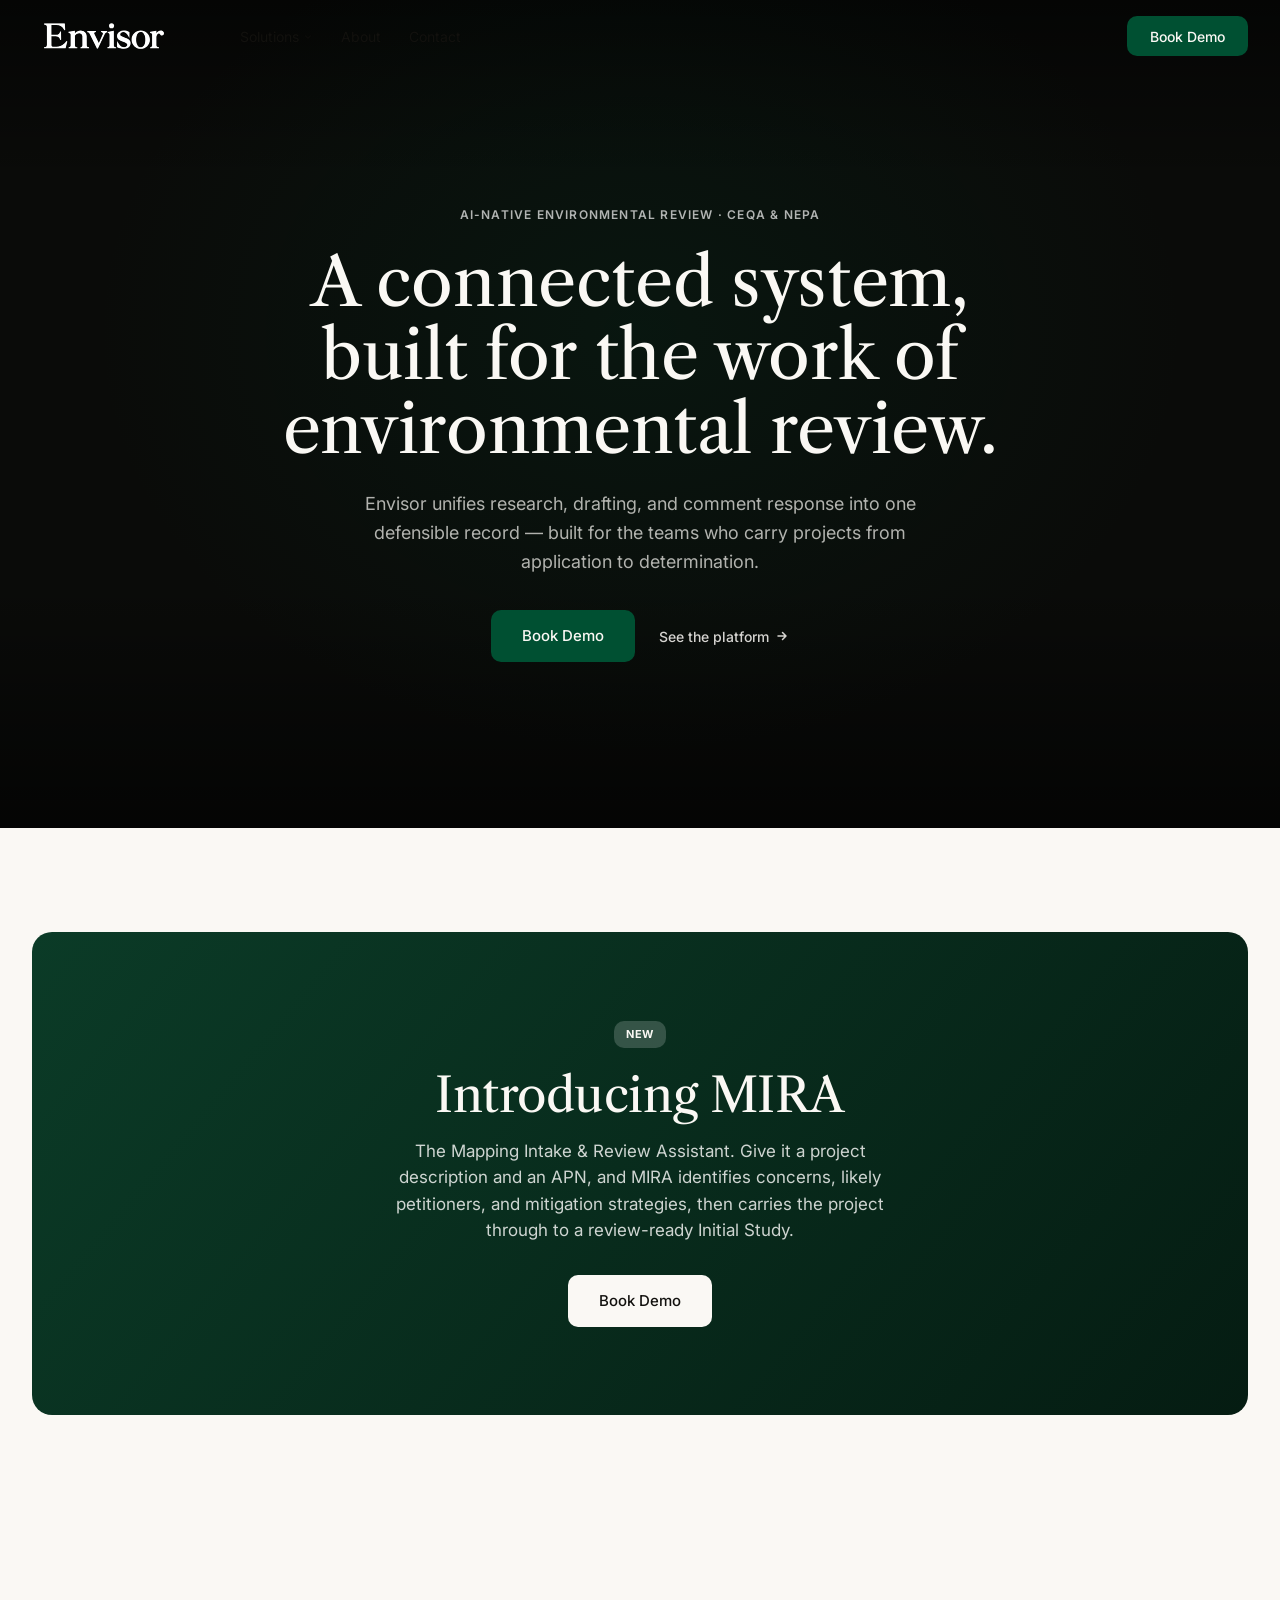
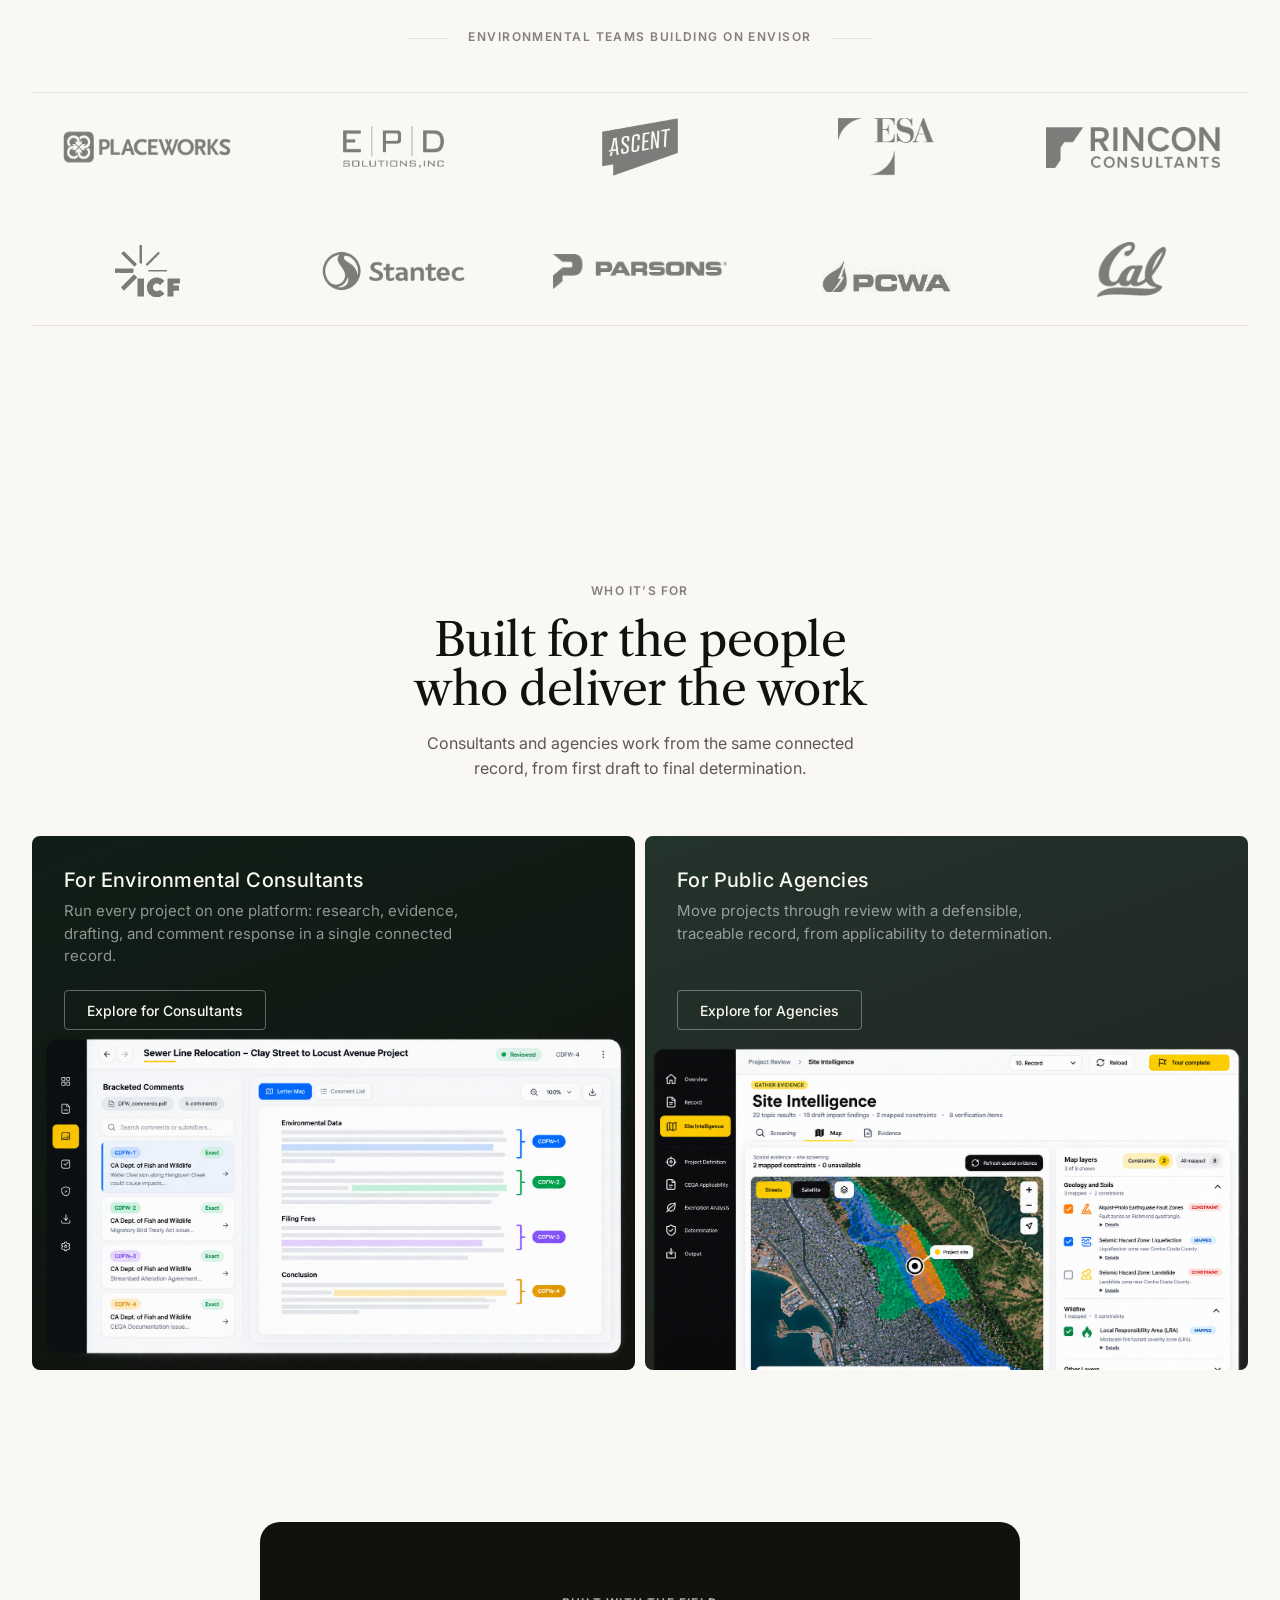
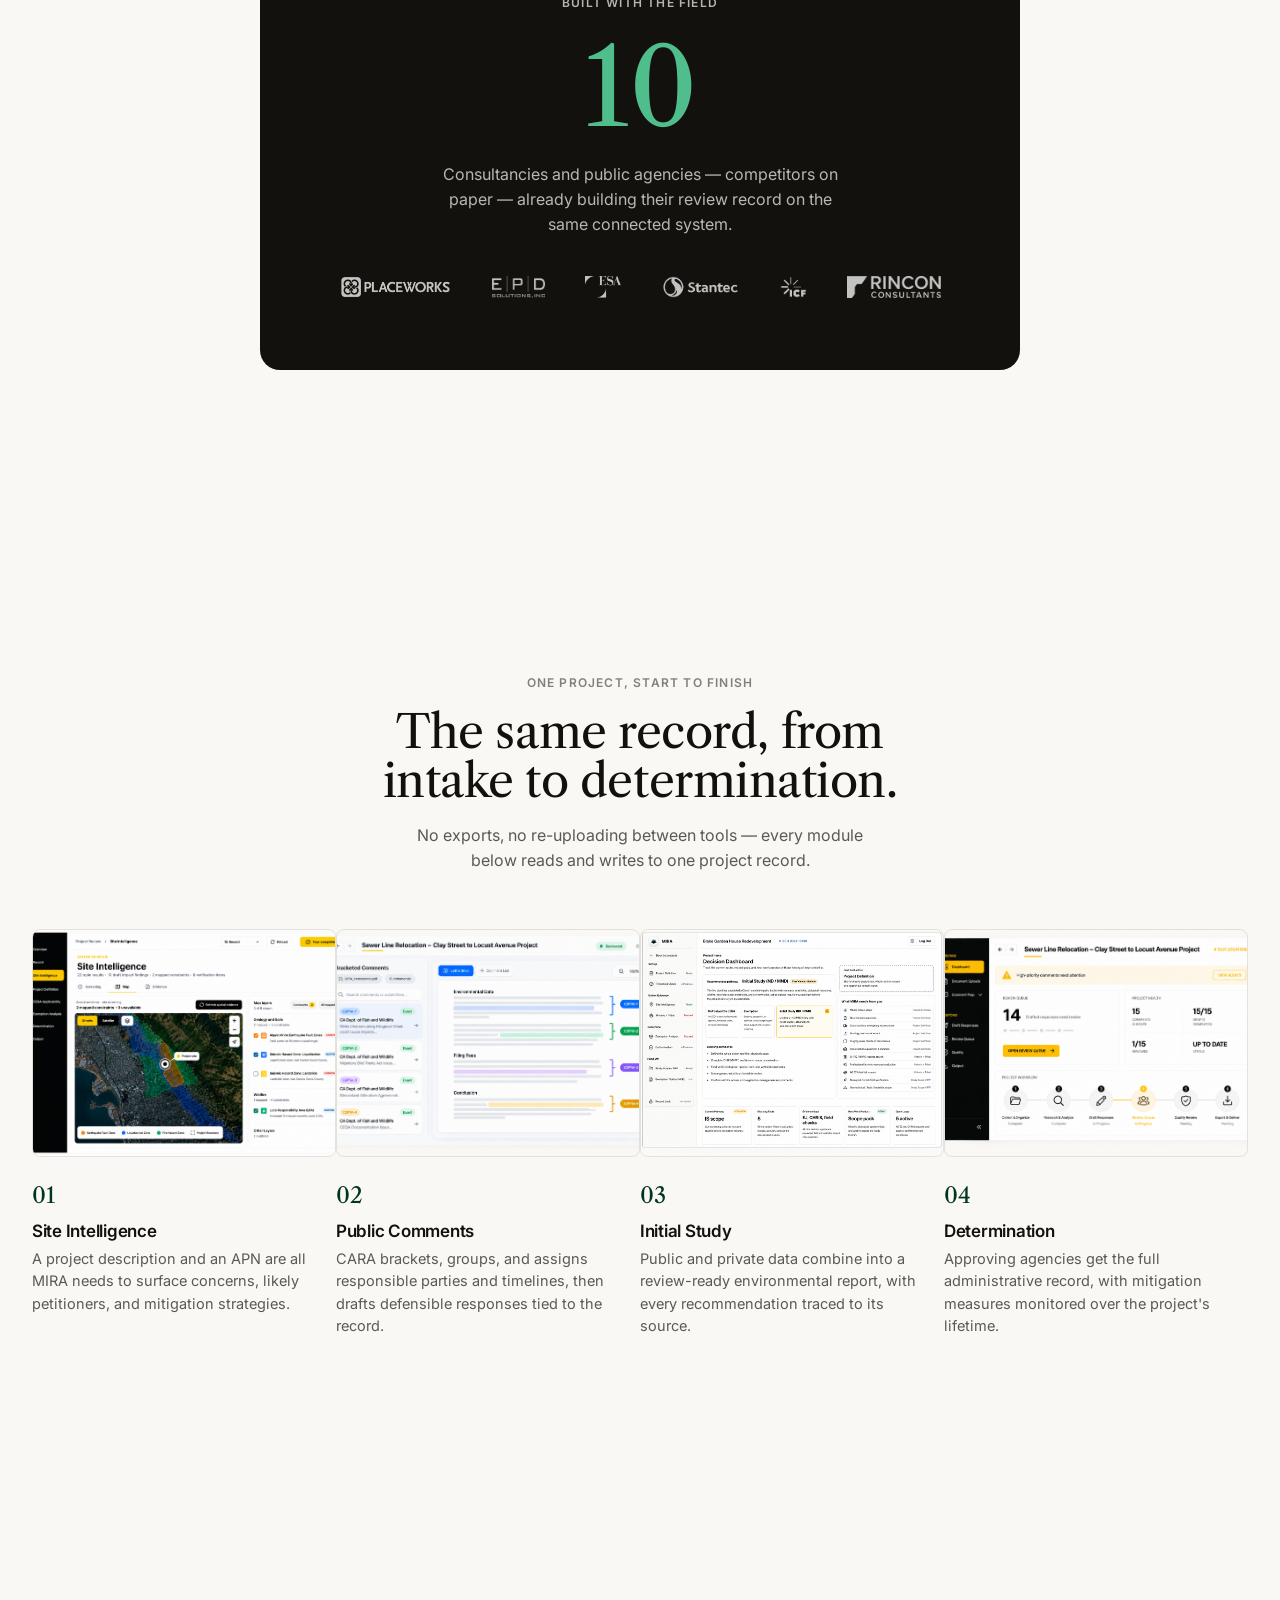
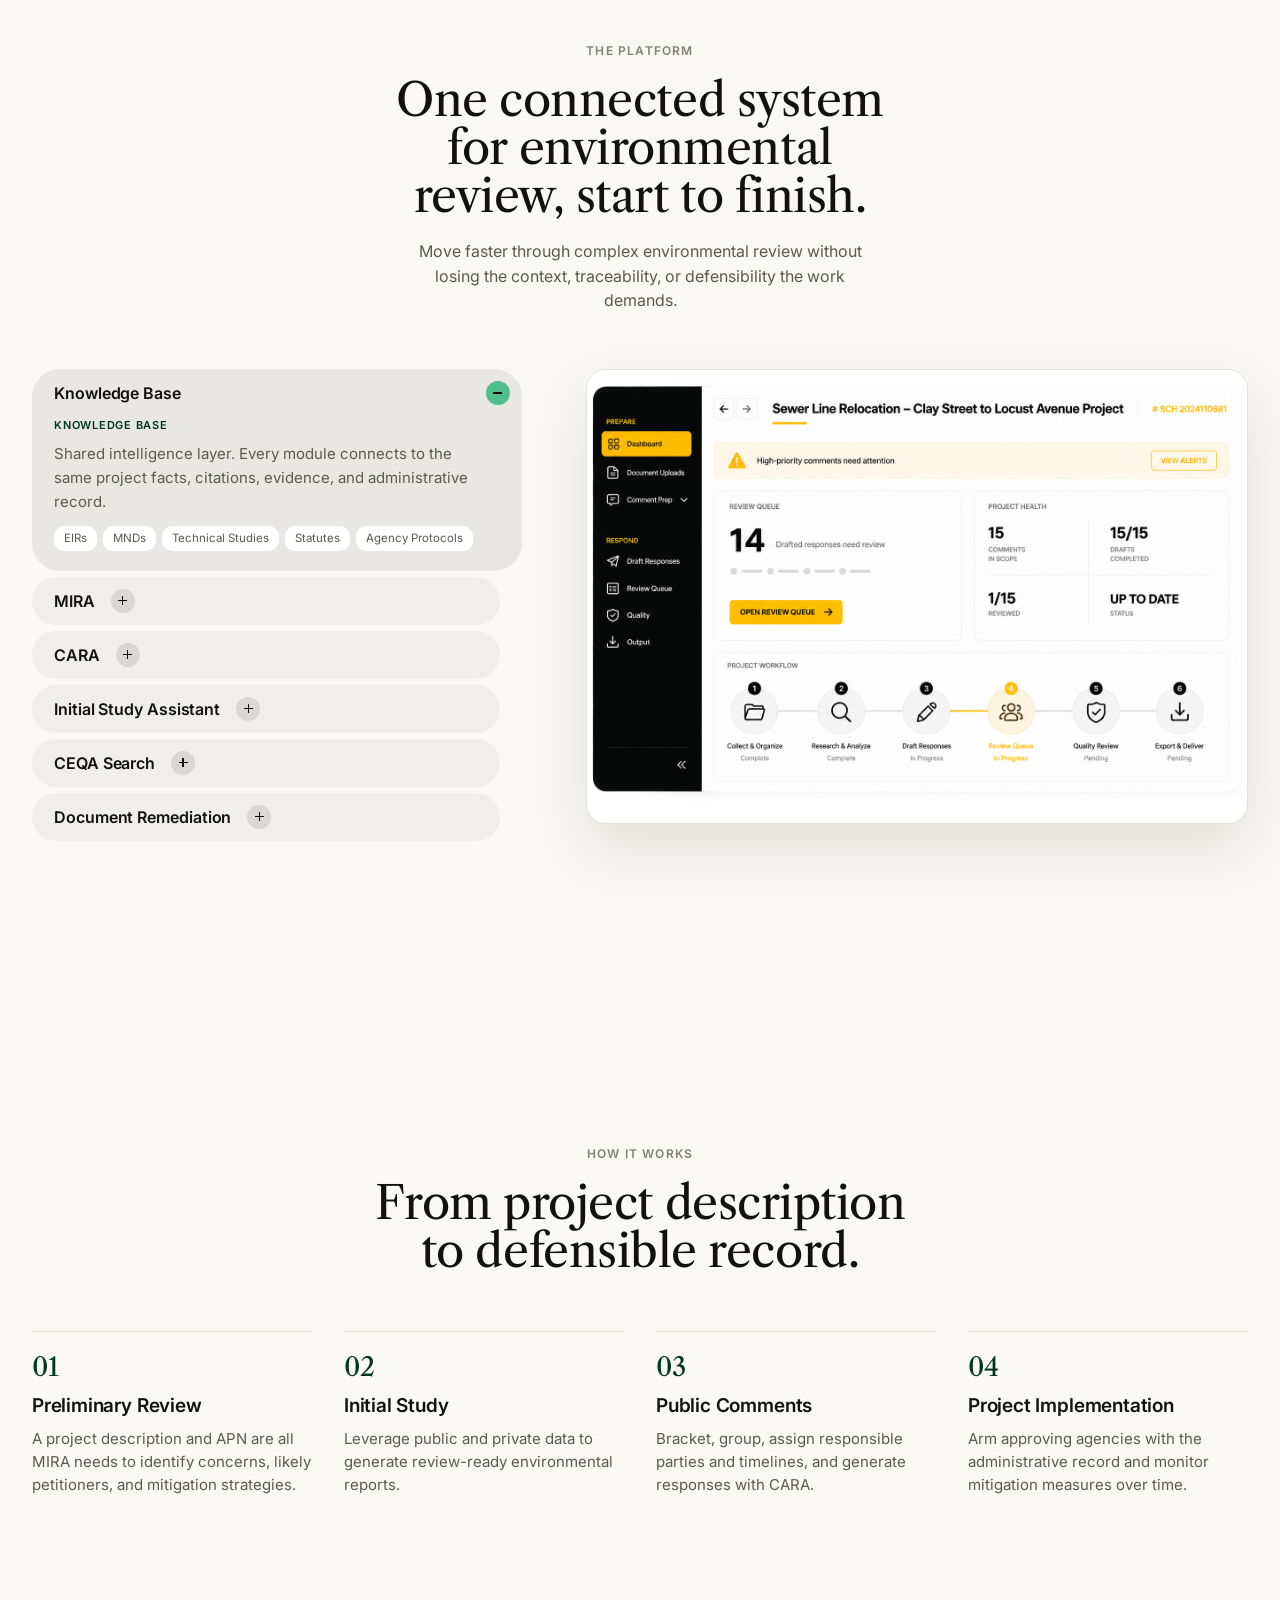
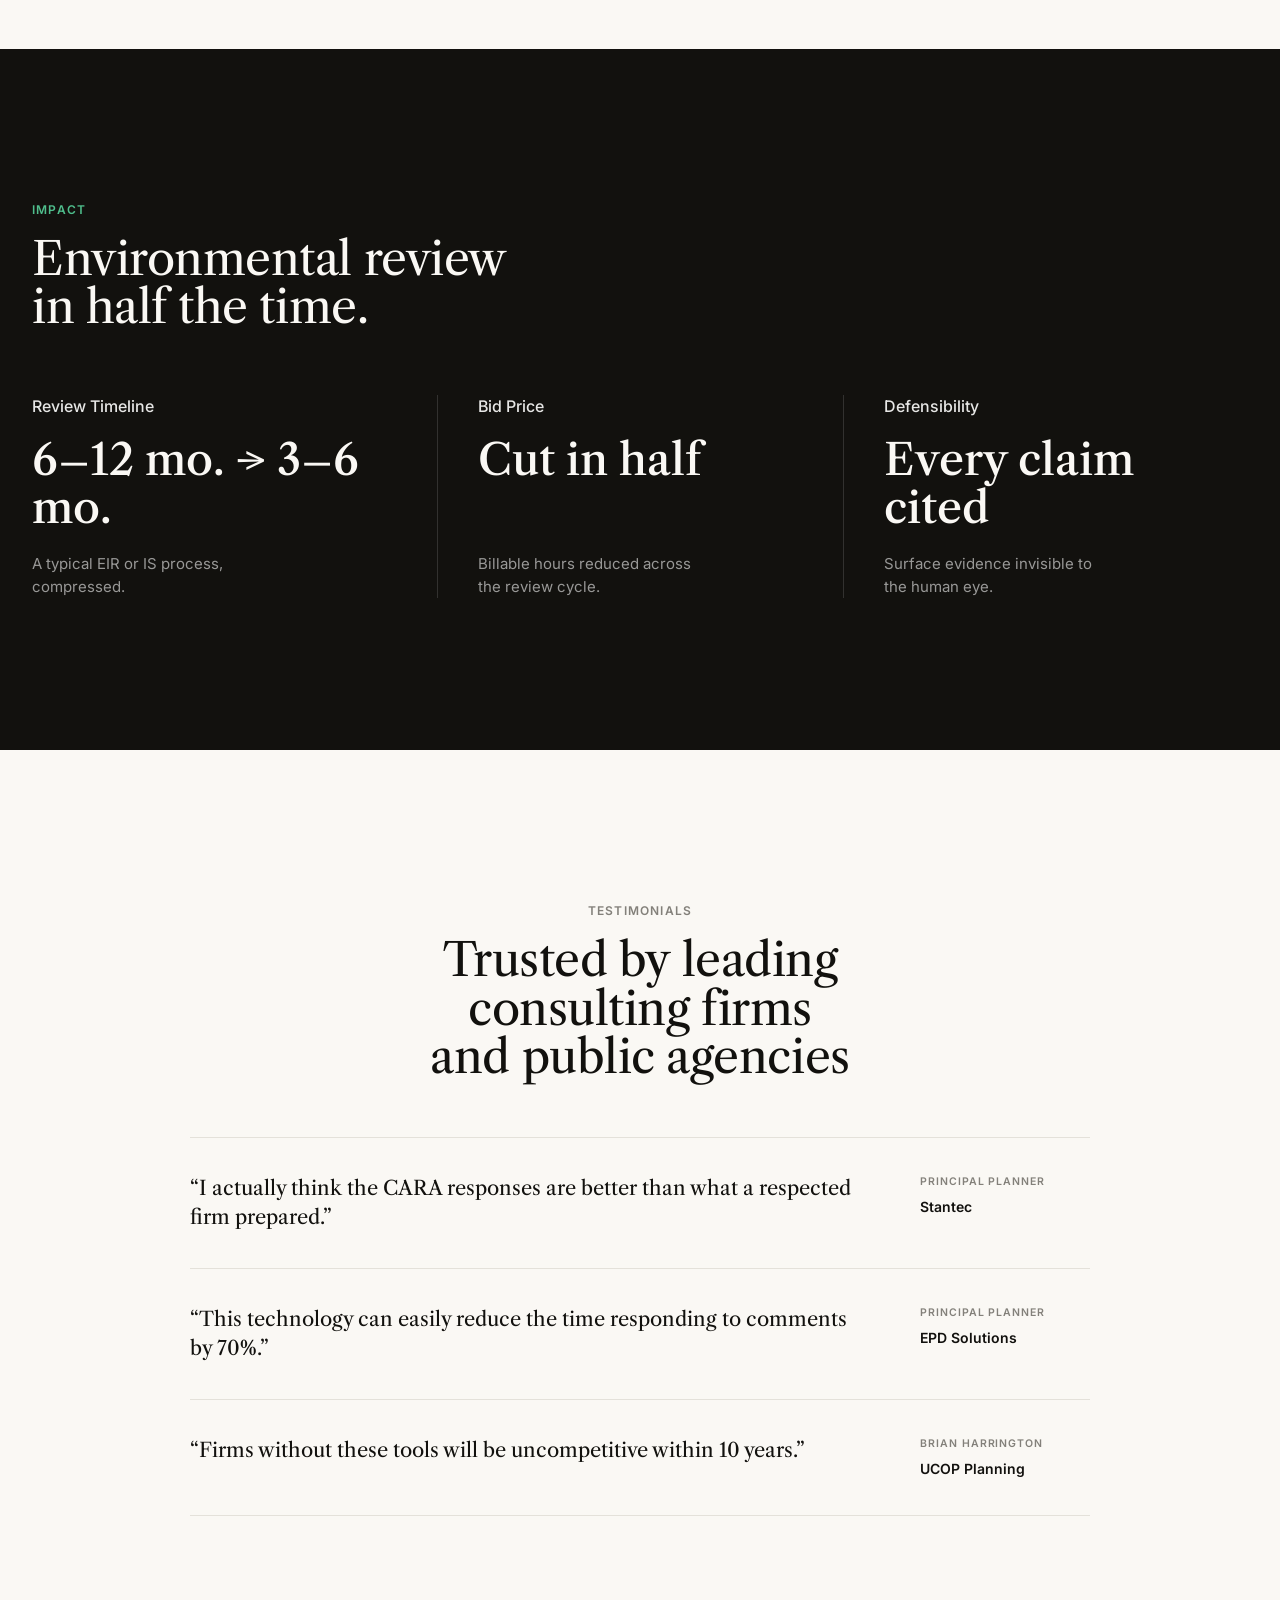
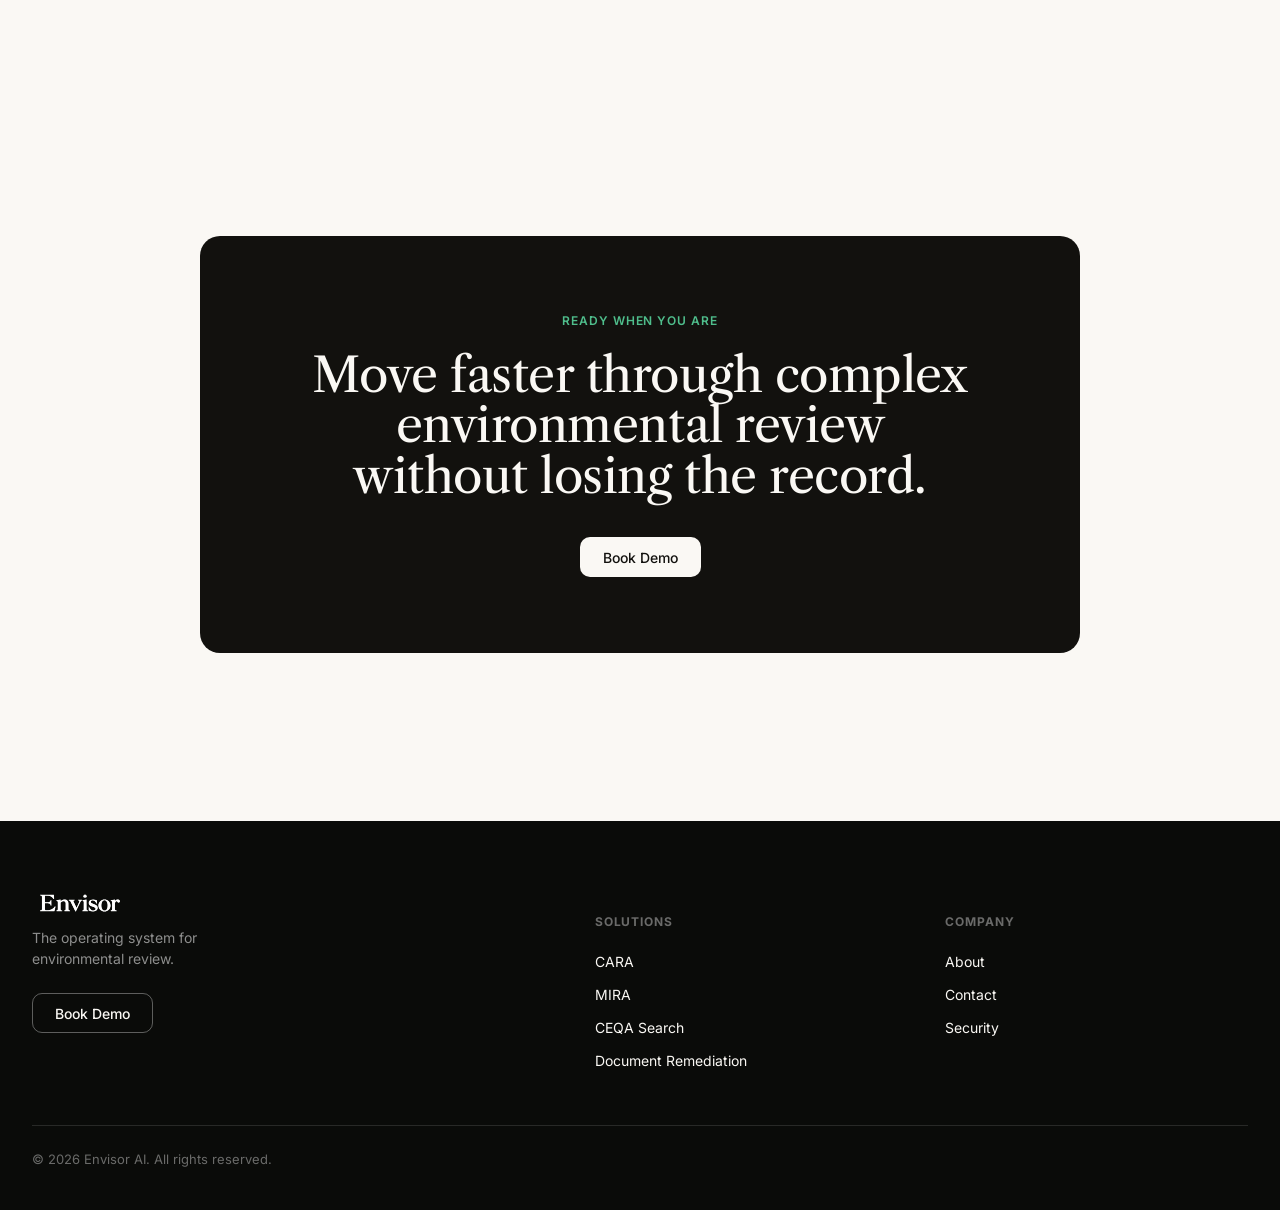
<file: marketing-v8/index.html>
<!DOCTYPE html>
<html lang="en">
<head>
<meta charset="UTF-8">
<meta name="viewport" content="width=device-width, initial-scale=1.0">
<title>Envisor | A Connected System for Environmental Review</title>
<meta name="description" content="Envisor is a purpose-built AI platform for environmental review. Research, draft, respond to comments, and defend environmental documents in one connected system.">
<link rel="icon" href="favicon.svg" type="image/svg+xml">
<link rel="preconnect" href="https://fonts.googleapis.com">
<link rel="preconnect" href="https://fonts.gstatic.com" crossorigin>
<link href="https://fonts.googleapis.com/css2?family=Libre+Caslon+Text:ital@0;1&family=Inter:wght@400;500;600;700&display=swap" rel="stylesheet">
<link rel="stylesheet" href="styles.css">
</head>
<body>

<header class="nav" id="site-nav">
  <div class="nav-inner">
    <a href="/" class="nav-logo"><img src="envisor-logo-ink.svg" alt="Envisor"></a>
    <ul class="nav-links">
      <li class="nav-item" tabindex="0">
        <span>Solutions
          <svg width="10" height="10" viewBox="0 0 12 12" fill="none"><path d="M3 4.5L6 7.5L9 4.5" stroke="currentColor" stroke-width="1.4" stroke-linecap="round" stroke-linejoin="round"/></svg>
        </span>
        <div class="nav-dropdown">
          <a href="#platform"><span class="dd-title">CARA</span><span class="dd-desc">CEQA Comment Response Application</span></a>
          <a href="#platform"><span class="dd-title">MIRA</span><span class="dd-desc">Mapping Intake &amp; Review Assistant</span></a>
          <a href="#platform"><span class="dd-title">CEQA Search</span><span class="dd-desc">Free semantic search</span></a>
          <a href="#platform"><span class="dd-title">Document Remediation</span><span class="dd-desc">WCAG 2.2 conversion</span></a>
        </div>
      </li>
      <li class="nav-item"><a href="#about">About</a></li>
      <li class="nav-item"><a href="#contact">Contact</a></li>
    </ul>
    <div class="nav-actions">
      <a href="/contact" class="btn btn-primary">Book Demo</a>
    </div>
    <button class="nav-mobile-toggle" id="menu-toggle" aria-label="Open menu" aria-expanded="false">
      <span></span><span></span><span></span>
    </button>
  </div>
  <div class="mobile-nav" id="mobile-nav">
    <a href="#platform">Solutions</a>
    <a href="#about">About</a>
    <a href="#contact">Contact</a>
    <a href="/contact" class="btn btn-primary">Book Demo</a>
  </div>
</header>

<section class="hero-cinematic">
  <div class="hero-cinematic-inner">
    <p class="eyebrow eyebrow--light">AI-native environmental review &middot; CEQA &amp; NEPA</p>
    <h1 class="hero-cinematic-headline">A connected system,<br>built for the work of<br>environmental review.</h1>
    <p class="hero-cinematic-sub">Envisor unifies research, drafting, and comment response into one defensible record — built for the teams who carry projects from application to determination.</p>
    <div class="hero-cta-row hero-cta-row--center">
      <a href="/contact" class="btn btn-lg btn-primary">Book Demo</a>
      <a href="#platform" class="btn-text btn-text--light">See the platform
        <svg width="14" height="14" viewBox="0 0 14 14" fill="none"><path d="M3 7H11M11 7L7.5 3.5M11 7L7.5 10.5" stroke="currentColor" stroke-width="1.5" stroke-linecap="round" stroke-linejoin="round"/></svg>
      </a>
    </div>
  </div>
</section>

<section class="announce" id="mira">
  <div class="announce-card reveal">
    <span class="announce-badge">NEW</span>
    <h2>Introducing MIRA</h2>
    <p>The Mapping Intake &amp; Review Assistant. Give it a project description and an APN, and MIRA identifies concerns, likely petitioners, and mitigation strategies, then carries the project through to a review-ready Initial Study.</p>
    <a href="/contact" class="btn btn-lg btn-light">Book Demo</a>
  </div>
</section>

<section class="logowall">
  <h3 class="reveal">Environmental teams building on Envisor</h3>
  <div class="logowall-grid">
    <div class="logo-cell reveal"><img src="logos/placeworks.png" alt="PlaceWorks" loading="lazy"></div>
    <div class="logo-cell reveal"><img src="logos/epd.png" alt="EPD Solutions" loading="lazy"></div>
    <div class="logo-cell reveal"><img class="logo-lg" src="logos/Ascent_Logo_FullColor.png.png" alt="Ascent Environmental" loading="lazy"></div>
    <div class="logo-cell reveal"><img class="logo-lg" src="logos/esa.png" alt="ESA — Environmental Science Associates" loading="lazy"></div>
    <div class="logo-cell reveal"><img src="logos/rincon.png" alt="Rincon Consultants" loading="lazy"></div>
    <div class="logo-cell reveal"><img class="logo-lg" src="logos/Logo-ICF.png" alt="ICF" loading="lazy"></div>
    <div class="logo-cell reveal"><img src="logos/stantec.png" alt="Stantec" loading="lazy"></div>
    <div class="logo-cell reveal"><img src="logos/Parsons_Corporation_logo.png" alt="Parsons" loading="lazy"></div>
    <div class="logo-cell reveal"><img src="logos/pcwa.png" alt="Placer County Water Agency" loading="lazy"></div>
    <div class="logo-cell reveal"><img class="logo-lg" src="logos/UC_Berkeley_Cal_logo.png" alt="UC Berkeley" loading="lazy"></div>
  </div>
</section>

<section class="bento">
  <div class="sec-head reveal">
    <span class="eyebrow">Who it&rsquo;s for</span>
    <h2>Built for the people who deliver the work</h2>
    <p>Consultants and agencies work from the same connected record, from first draft to final determination.</p>
  </div>
  <div class="bento-grid reveal">
    <div class="bento-tile bento-tile--consultants">
      <h3>For Environmental Consultants</h3>
      <p>Run every project on one platform: research, evidence, drafting, and comment response in a single connected record.</p>
      <a href="#" class="btn btn-outline-light">Explore for Consultants</a>
      <div class="bento-shot"><img src="product-shots/cara-bracketed-comments.png" alt="CARA bracketed comments showing public comment letters mapped to agency issues by color-coded section"></div>
    </div>
    <div class="bento-tile bento-tile--agencies">
      <h3>For Public Agencies</h3>
      <p>Move projects through review with a defensible, traceable record, from applicability to determination.</p>
      <a href="#" class="btn btn-outline-light">Explore for Agencies</a>
      <div class="bento-shot"><img src="product-shots/mira-site-intelligence-soft.png" alt="Site Intelligence map showing mapped environmental constraints for a project site"></div>
    </div>
  </div>
</section>

<section class="trust-stat">
  <div class="trust-stat-card reveal">
    <span class="eyebrow eyebrow--light">Built with the field</span>
    <div class="trust-stat-number">10</div>
    <p class="trust-stat-desc">Consultancies and public agencies — competitors on paper — already building their review record on the same connected system.</p>
    <div class="trust-stat-logos">
      <img src="logos/placeworks.png" alt="PlaceWorks" loading="lazy">
      <img src="logos/epd.png" alt="EPD Solutions" loading="lazy">
      <img src="logos/esa.png" alt="ESA — Environmental Science Associates" loading="lazy">
      <img src="logos/stantec.png" alt="Stantec" loading="lazy">
      <img src="logos/Logo-ICF.png" alt="ICF" loading="lazy">
      <img src="logos/rincon.png" alt="Rincon Consultants" loading="lazy">
    </div>
  </div>
</section>

<section class="journey">
  <div class="sec-head reveal">
    <span class="eyebrow">One project, start to finish</span>
    <h2>The same record, from intake to determination.</h2>
    <p>No exports, no re-uploading between tools — every module below reads and writes to one project record.</p>
  </div>
  <div class="journey-track reveal">
    <div class="journey-step">
      <div class="journey-media"><img src="product-shots/mira-site-intelligence.png" alt="MIRA site intelligence map showing mapped environmental constraints for a project site" loading="lazy"></div>
      <div class="journey-body">
        <span class="journey-num">01</span>
        <h3>Site Intelligence</h3>
        <p>A project description and an APN are all MIRA needs to surface concerns, likely petitioners, and mitigation strategies.</p>
      </div>
    </div>
    <div class="journey-step">
      <div class="journey-media"><img src="product-shots/cara-bracketed-comments.png" alt="CARA bracketed comments showing public comment letters mapped to agency issues by color-coded section" loading="lazy"></div>
      <div class="journey-body">
        <span class="journey-num">02</span>
        <h3>Public Comments</h3>
        <p>CARA brackets, groups, and assigns responsible parties and timelines, then drafts defensible responses tied to the record.</p>
      </div>
    </div>
    <div class="journey-step">
      <div class="journey-media"><img src="product-shots/mira-hero-dashboard.png" alt="MIRA Decision Dashboard recommending an Initial Study pathway with blocking confidence and required next actions" loading="lazy"></div>
      <div class="journey-body">
        <span class="journey-num">03</span>
        <h3>Initial Study</h3>
        <p>Public and private data combine into a review-ready environmental report, with every recommendation traced to its source.</p>
      </div>
    </div>
    <div class="journey-step">
      <div class="journey-media"><img src="product-shots/hero-dashboard-framed.png" alt="Envisor project dashboard showing the review queue, project health, and the connected six-step workflow from intake to delivery" loading="lazy"></div>
      <div class="journey-body">
        <span class="journey-num">04</span>
        <h3>Determination</h3>
        <p>Approving agencies get the full administrative record, with mitigation measures monitored over the project's lifetime.</p>
      </div>
    </div>
  </div>
</section>

<section class="platform" id="platform">
  <div class="sec-head reveal">
    <span class="eyebrow">The platform</span>
    <h2>One connected system for environmental review, start to finish.</h2>
    <p>Move faster through complex environmental review without losing the context, traceability, or defensibility the work demands.</p>
  </div>
  <div class="platform-stage reveal">
    <div class="accordion">
      <div class="accordion-row is-open" data-media="product-shots/hero-dashboard-framed.png" data-media-alt="Envisor project dashboard showing the review queue, project health, and the connected six-step workflow from intake to delivery">
        <button class="accordion-trigger">
          <span class="accordion-title">Knowledge Base</span>
          <span class="accordion-toggle"></span>
        </button>
        <div class="accordion-panel">
          <div class="accordion-panel-inner">
            <span class="accordion-kicker">Knowledge Base</span>
            <p>Shared intelligence layer. Every module connects to the same project facts, citations, evidence, and administrative record.</p>
            <div class="kb-tags">
              <span>EIRs</span><span>MNDs</span><span>Technical Studies</span><span>Statutes</span><span>Agency Protocols</span>
            </div>
          </div>
        </div>
      </div>
      <div class="accordion-row" data-media="product-shots/mira-site-intelligence.png" data-media-alt="Envisor Site Intelligence: mapped environmental constraints, seismic and wildfire hazard layers, and verification items for a project site">
        <button class="accordion-trigger">
          <span class="accordion-title">MIRA</span>
          <span class="accordion-toggle"></span>
        </button>
        <div class="accordion-panel">
          <div class="accordion-panel-inner">
            <span class="accordion-kicker">Preliminary Review</span>
            <p>Mapping Intake &amp; Review Assistant. From a project description and APN to concerns, petitioners, and mitigation strategies.</p>
          </div>
        </div>
      </div>
      <div class="accordion-row" data-media="product-shots/cara-bracketed-comments.png" data-media-alt="CARA bracketed comments showing public comment letters mapped to agency issues by color-coded section">
        <button class="accordion-trigger">
          <span class="accordion-title">CARA</span>
          <span class="accordion-toggle"></span>
        </button>
        <div class="accordion-panel">
          <div class="accordion-panel-inner">
            <span class="accordion-kicker">Public Comments</span>
            <p>CEQA Automated Response Assistant. Bracket, group, assign, and draft defensible responses tied to the record.</p>
          </div>
        </div>
      </div>
      <div class="accordion-row" data-media="product-shots/mira-hero-dashboard.png" data-media-alt="MIRA Decision Dashboard recommending an Initial Study pathway with blocking confidence and required next actions">
        <button class="accordion-trigger">
          <span class="accordion-title">Initial Study Assistant</span>
          <span class="accordion-toggle"></span>
        </button>
        <div class="accordion-panel">
          <div class="accordion-panel-inner">
            <span class="accordion-kicker">Initial Study</span>
            <p>Leverage public and private data to generate review-ready environmental reports.</p>
          </div>
        </div>
      </div>
      <div class="accordion-row">
        <button class="accordion-trigger">
          <span class="accordion-title">CEQA Search</span>
          <span class="accordion-toggle"></span>
        </button>
        <div class="accordion-panel">
          <div class="accordion-panel-inner">
            <span class="accordion-kicker">Free tool</span>
            <p>Explore statutes, thresholds, and precedent through semantic search of the CEQA database.</p>
          </div>
        </div>
      </div>
      <div class="accordion-row">
        <button class="accordion-trigger">
          <span class="accordion-title">Document Remediation</span>
          <span class="accordion-toggle"></span>
        </button>
        <div class="accordion-panel">
          <div class="accordion-panel-inner">
            <span class="accordion-kicker">WCAG 2.2</span>
            <p>Transform complex environmental documents into ADA-compliant, accessible formats.</p>
          </div>
        </div>
      </div>
    </div>
    <div class="platform-stage-media">
      <img src="product-shots/hero-dashboard-framed.png" alt="Envisor project dashboard showing the review queue, project health, and the connected six-step workflow from intake to delivery" loading="lazy" id="platform-stage-img">
    </div>
  </div>
</section>

<section class="workflow">
  <div class="sec-head reveal">
    <span class="eyebrow">How it works</span>
    <h2>From project description to defensible record.</h2>
  </div>
  <ol class="workflow-steps reveal">
    <li><span class="workflow-num">01</span><h4>Preliminary Review</h4><p>A project description and APN are all MIRA needs to identify concerns, likely petitioners, and mitigation strategies.</p></li>
    <li><span class="workflow-num">02</span><h4>Initial Study</h4><p>Leverage public and private data to generate review-ready environmental reports.</p></li>
    <li><span class="workflow-num">03</span><h4>Public Comments</h4><p>Bracket, group, assign responsible parties and timelines, and generate responses with CARA.</p></li>
    <li><span class="workflow-num">04</span><h4>Project Implementation</h4><p>Arm approving agencies with the administrative record and monitor mitigation measures over time.</p></li>
  </ol>
</section>

<section class="impact">
  <div class="impact-inner">
    <div class="sec-head reveal">
      <span class="eyebrow">Impact</span>
      <h2>Environmental review in half the time.</h2>
    </div>
    <div class="impact-grid reveal">
      <div class="impact-stat">
        <span class="impact-eyebrow">Review Timeline</span>
        <span class="impact-num">6–12 mo. &rarr; 3–6 mo.</span>
        <p class="impact-desc">A typical EIR or IS process, compressed.</p>
      </div>
      <div class="impact-stat">
        <span class="impact-eyebrow">Bid Price</span>
        <span class="impact-num">Cut in half</span>
        <p class="impact-desc">Billable hours reduced across the review cycle.</p>
      </div>
      <div class="impact-stat">
        <span class="impact-eyebrow">Defensibility</span>
        <span class="impact-num">Every claim cited</span>
        <p class="impact-desc">Surface evidence invisible to the human eye.</p>
      </div>
    </div>
  </div>
</section>

<section class="testimonials">
  <div class="testimonials-inner">
    <div class="sec-head reveal">
      <span class="eyebrow">Testimonials</span>
      <h2>Trusted by leading consulting firms and public agencies</h2>
    </div>
    <div class="testimonial-list reveal">
      <blockquote class="testimonial">
        <p>&ldquo;I actually think the CARA responses are better than what a respected firm prepared.&rdquo;</p>
        <cite><span class="t-role">Principal Planner</span><span class="t-org">Stantec</span></cite>
      </blockquote>
      <blockquote class="testimonial">
        <p>&ldquo;This technology can easily reduce the time responding to comments by 70%.&rdquo;</p>
        <cite><span class="t-role">Principal Planner</span><span class="t-org">EPD Solutions</span></cite>
      </blockquote>
      <blockquote class="testimonial">
        <p>&ldquo;Firms without these tools will be uncompetitive within 10 years.&rdquo;</p>
        <cite><span class="t-role">Brian Harrington</span><span class="t-org">UCOP Planning</span></cite>
      </blockquote>
    </div>
  </div>
</section>

<section class="final-cta">
  <div class="final-cta-card reveal">
    <span class="final-cta-eyebrow">Ready when you are</span>
    <h2>Move faster through complex environmental review without losing the record.</h2>
    <a href="/contact" class="btn btn-light">Book Demo</a>
  </div>
</section>

<footer class="footer" id="contact">
  <div class="footer-inner">
    <div class="footer-brand">
      <img class="footer-logo" src="envisor-logo.svg" alt="Envisor">
      <p>The operating system for environmental review.</p>
      <a href="/contact" class="btn btn-outline-light">Book Demo</a>
    </div>
    <div class="footer-col">
      <h5>Solutions</h5>
      <a href="#platform">CARA</a>
      <a href="#platform">MIRA</a>
      <a href="#platform">CEQA Search</a>
      <a href="#platform">Document Remediation</a>
    </div>
    <div class="footer-col">
      <h5>Company</h5>
      <a href="#about">About</a>
      <a href="#contact">Contact</a>
      <a href="#">Security</a>
    </div>
  </div>
  <div class="footer-bottom">&copy; 2026 Envisor AI. All rights reserved.</div>
</footer>

<script>
(function () {
  var reduceMotion = window.matchMedia('(prefers-reduced-motion: reduce)').matches;
  var nav = document.getElementById('site-nav');
  window.addEventListener('scroll', function () {
    nav.classList.toggle('is-scrolled', window.scrollY > 8);
  }, { passive: true });

  var toggle = document.getElementById('menu-toggle');
  var mobileNav = document.getElementById('mobile-nav');
  toggle.addEventListener('click', function () {
    var open = mobileNav.classList.toggle('is-open');
    toggle.setAttribute('aria-expanded', String(open));
  });

  var accordionRows = document.querySelectorAll('.accordion-row');
  var stageImg = document.getElementById('platform-stage-img');
  accordionRows.forEach(function (row) {
    var trigger = row.querySelector('.accordion-trigger');
    trigger.addEventListener('click', function () {
      var wasOpen = row.classList.contains('is-open');
      accordionRows.forEach(function (r) { r.classList.remove('is-open'); });
      if (!wasOpen) { row.classList.add('is-open'); }

      // Legora's aOS section pairs its category list with a media panel that
      // updates to match whichever category is selected. Rows without a
      // dedicated product shot leave the panel showing whatever was last
      // opened, rather than guess with a mismatched image.
      var media = row.getAttribute('data-media');
      if (!wasOpen && media && stageImg && stageImg.getAttribute('src') !== media) {
        if (reduceMotion) {
          stageImg.setAttribute('src', media);
          stageImg.setAttribute('alt', row.getAttribute('data-media-alt') || '');
        } else {
          stageImg.closest('.platform-stage-media').classList.add('is-fading');
          setTimeout(function () {
            stageImg.setAttribute('src', media);
            stageImg.setAttribute('alt', row.getAttribute('data-media-alt') || '');
            stageImg.closest('.platform-stage-media').classList.remove('is-fading');
          }, 180);
        }
      }
    });
  });

  var revealables = document.querySelectorAll('.reveal');
  if (reduceMotion || !('IntersectionObserver' in window)) {
    revealables.forEach(function (el) { el.classList.add('is-in'); });
  } else {
    var io = new IntersectionObserver(function (entries) {
      entries.forEach(function (entry) {
        if (!entry.isIntersecting) return;
        entry.target.classList.add('is-in');
        io.unobserve(entry.target);
      });
    }, { rootMargin: '0px 0px 20% 0px', threshold: 0.01 });
    revealables.forEach(function (el) {
      if (el.getBoundingClientRect().top < window.innerHeight) { el.classList.add('is-in'); }
      else { io.observe(el); }
    });
  }
})();
</script>
</body>
</html>
</file>
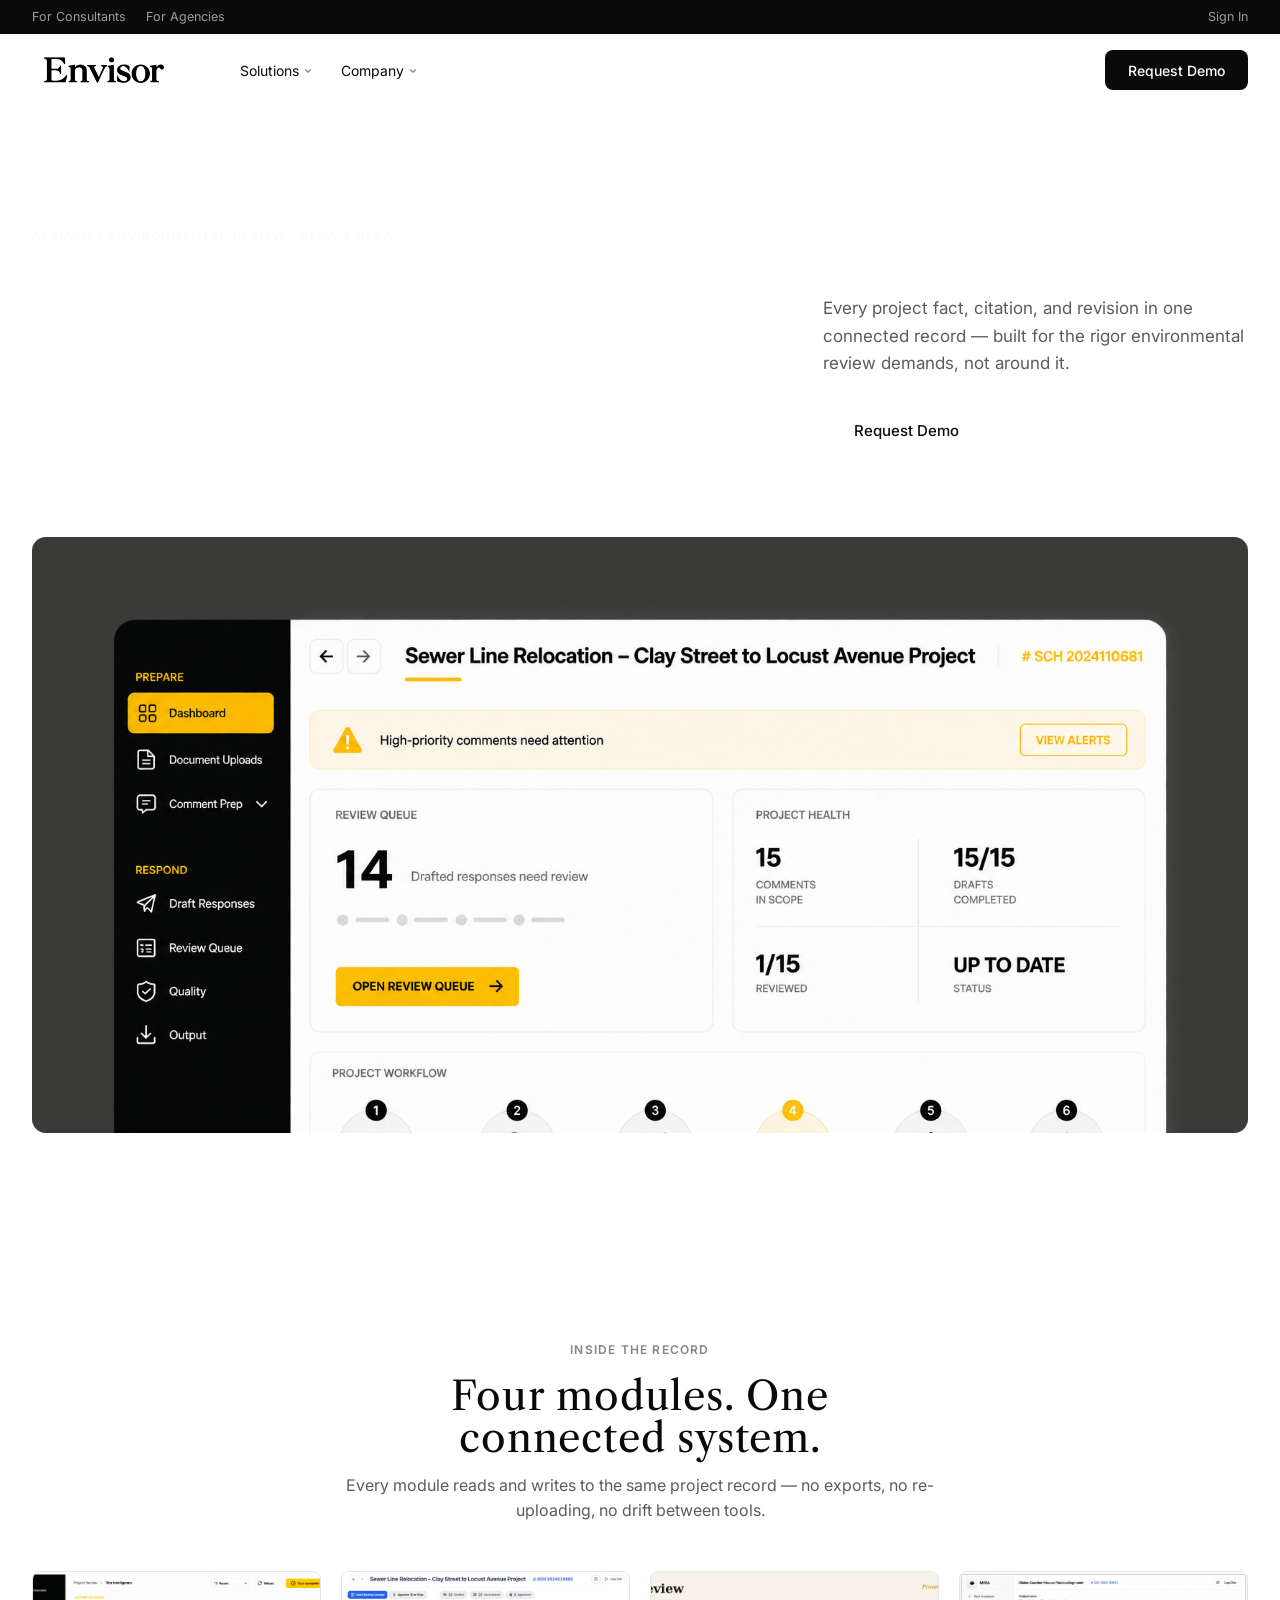
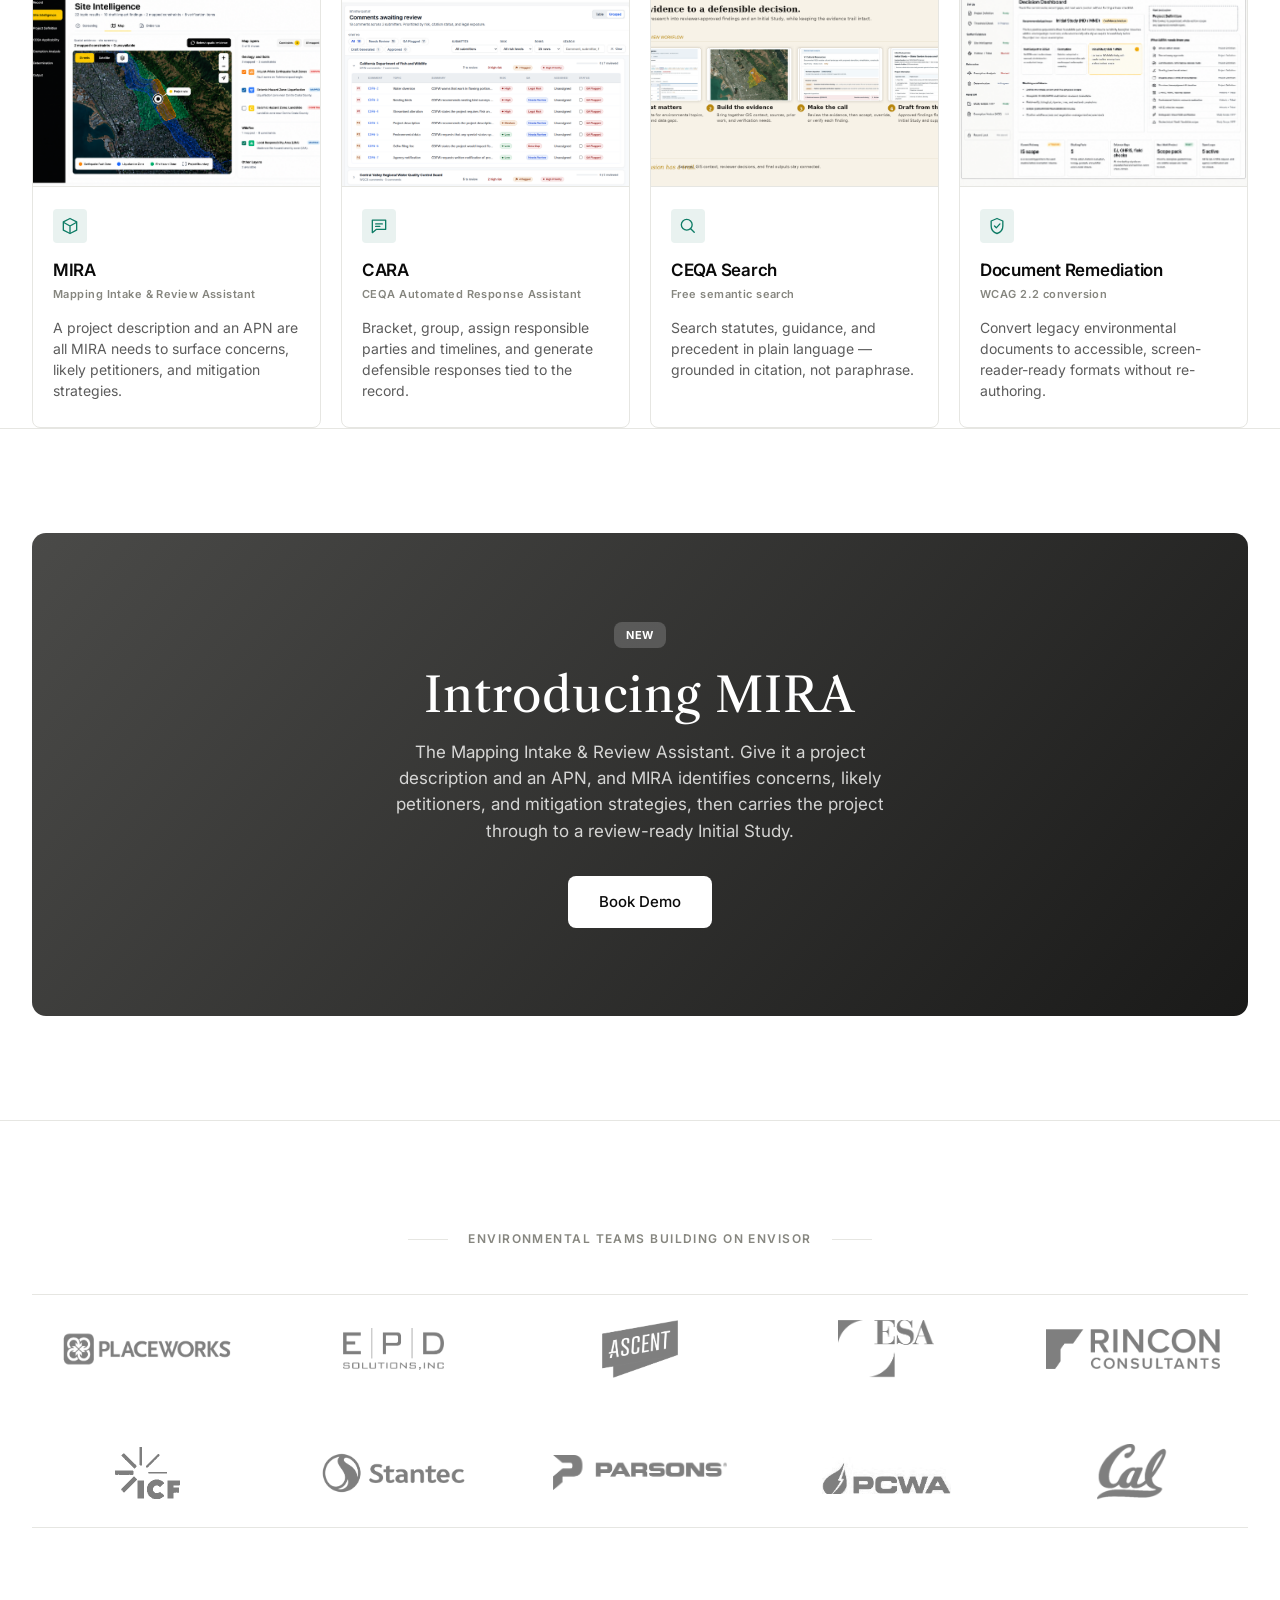
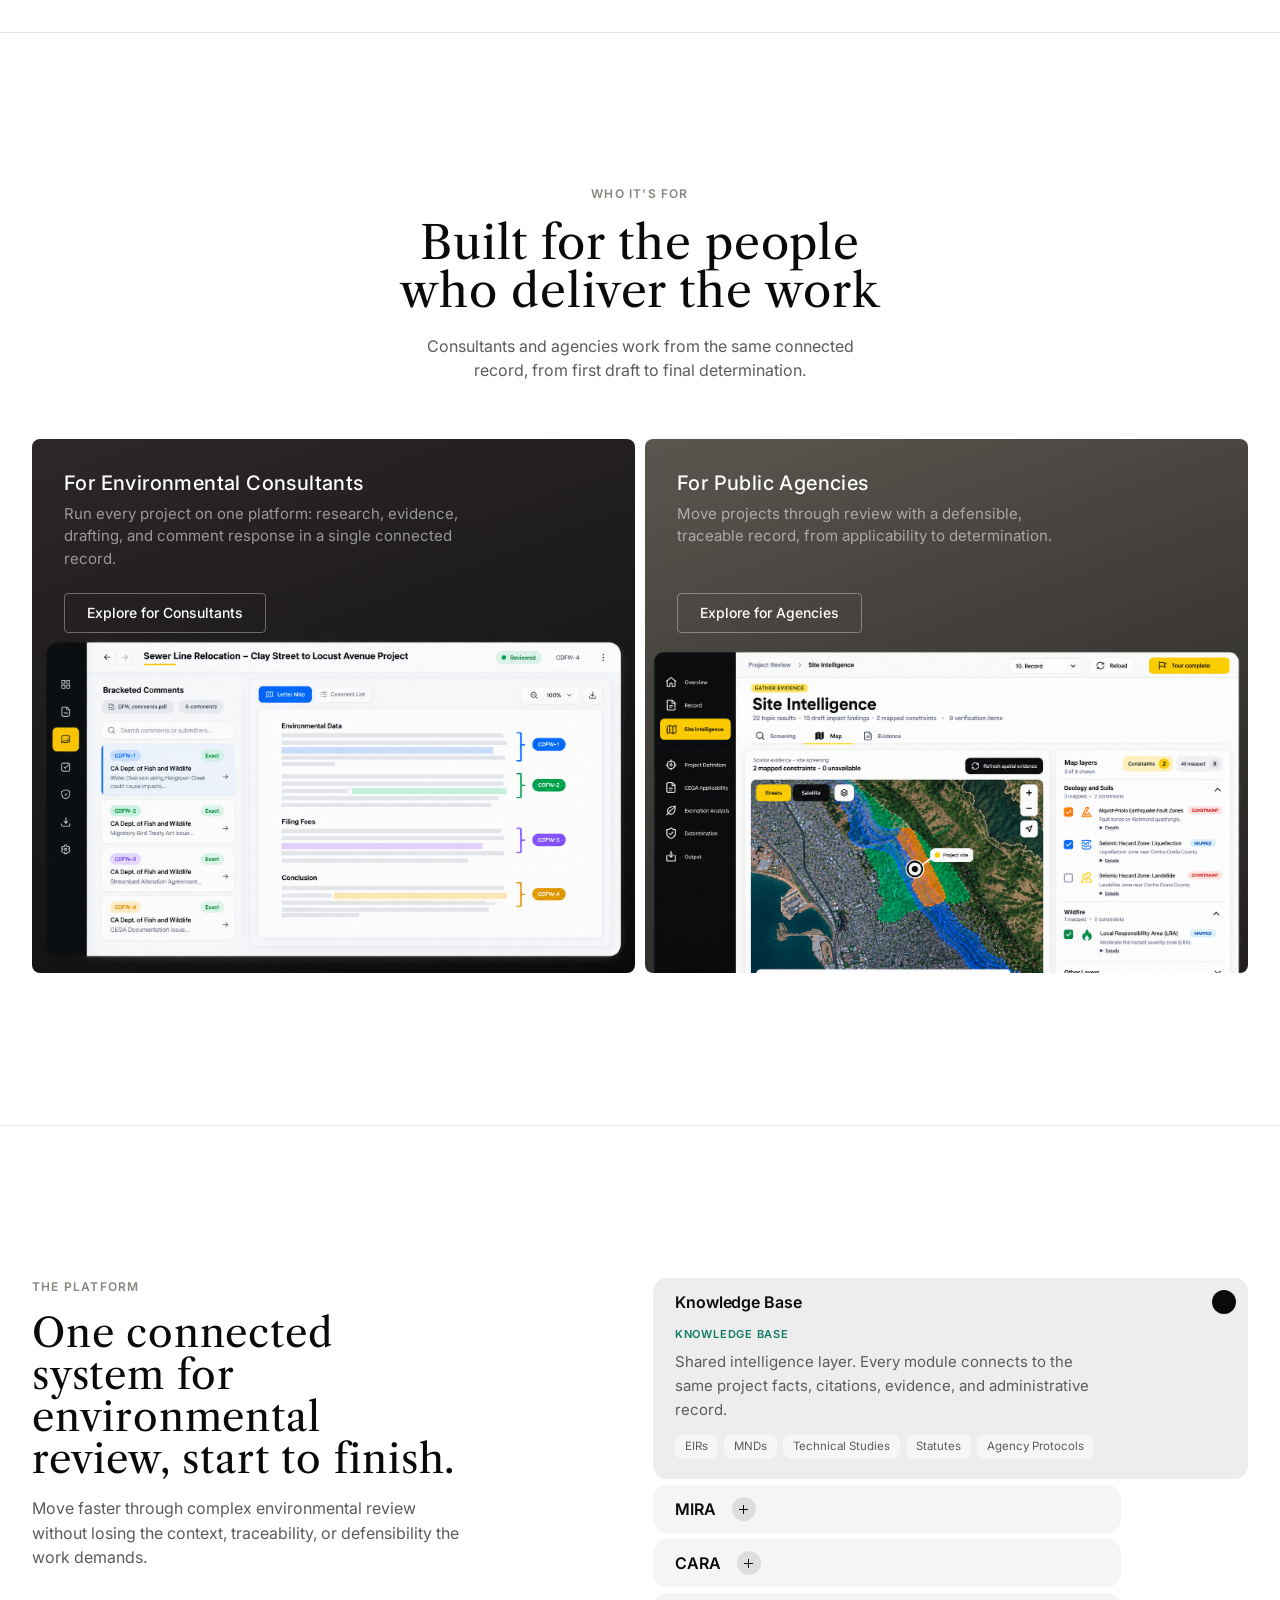
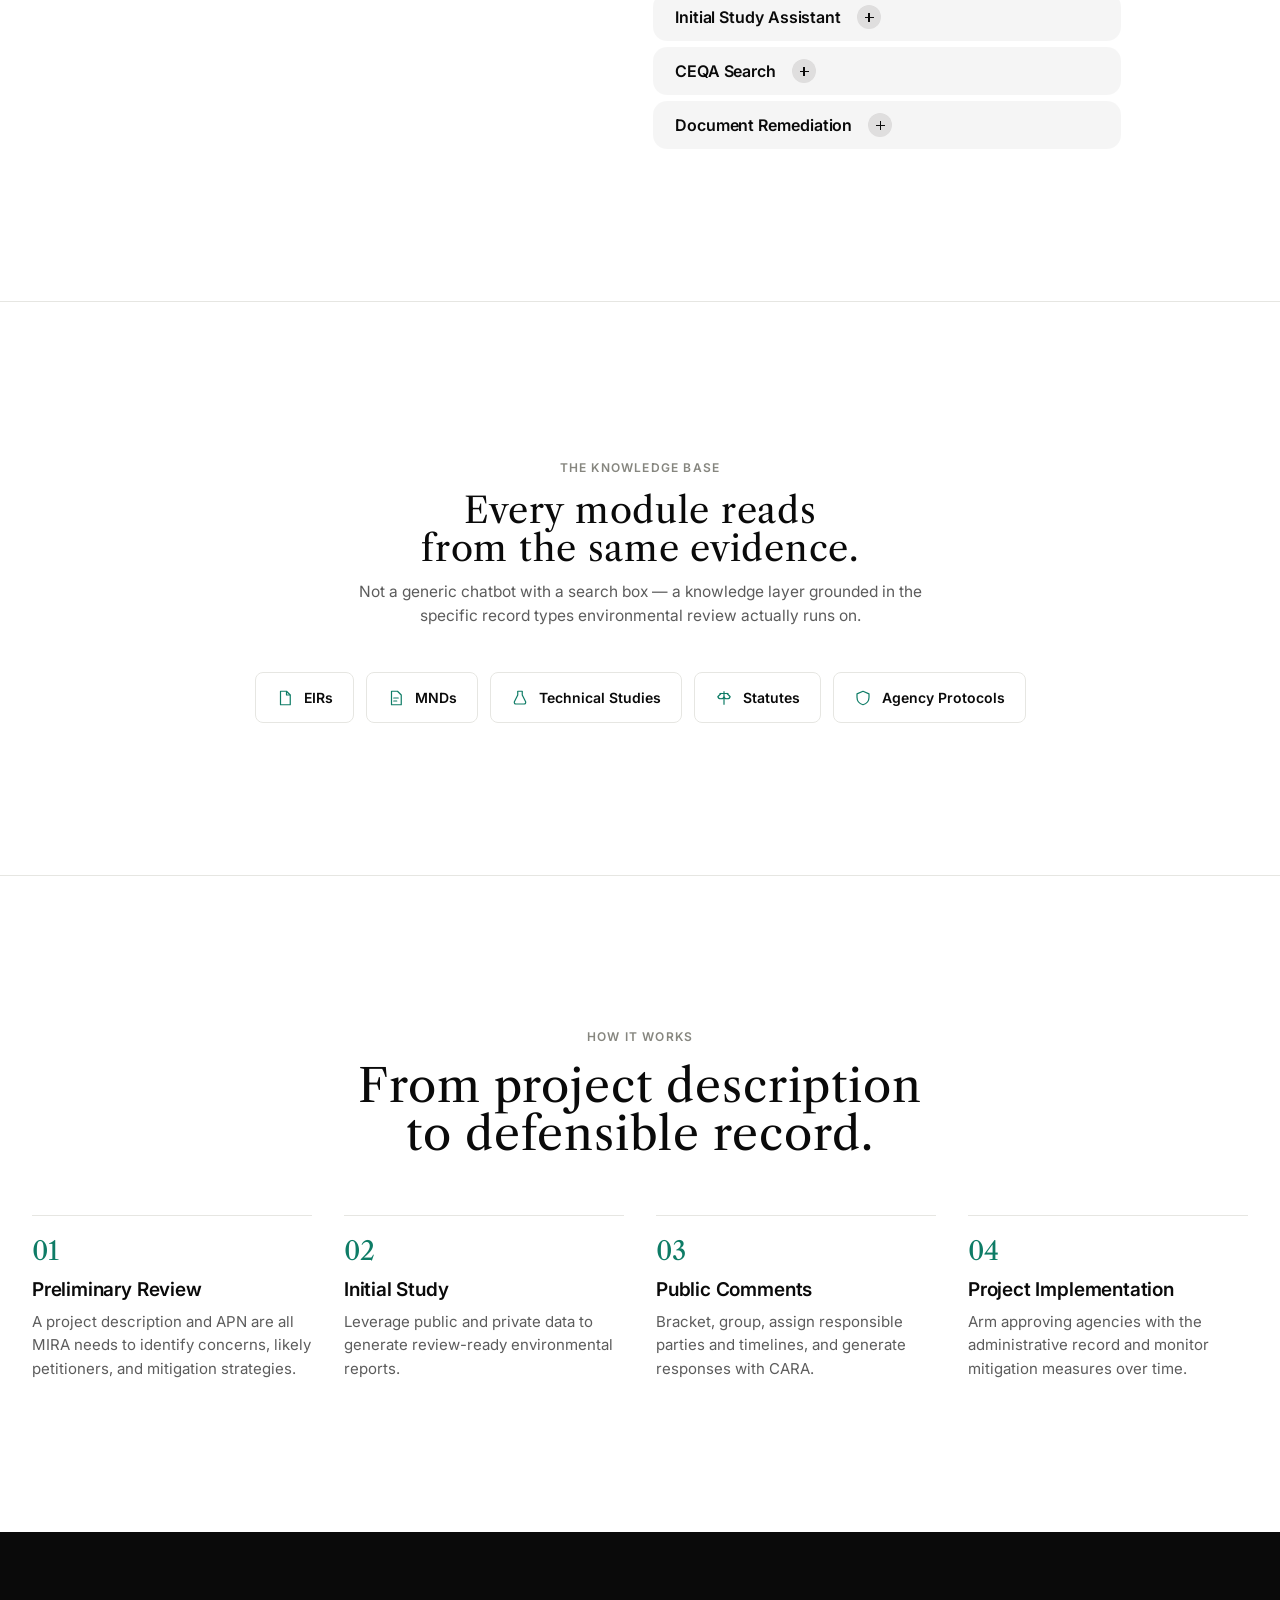
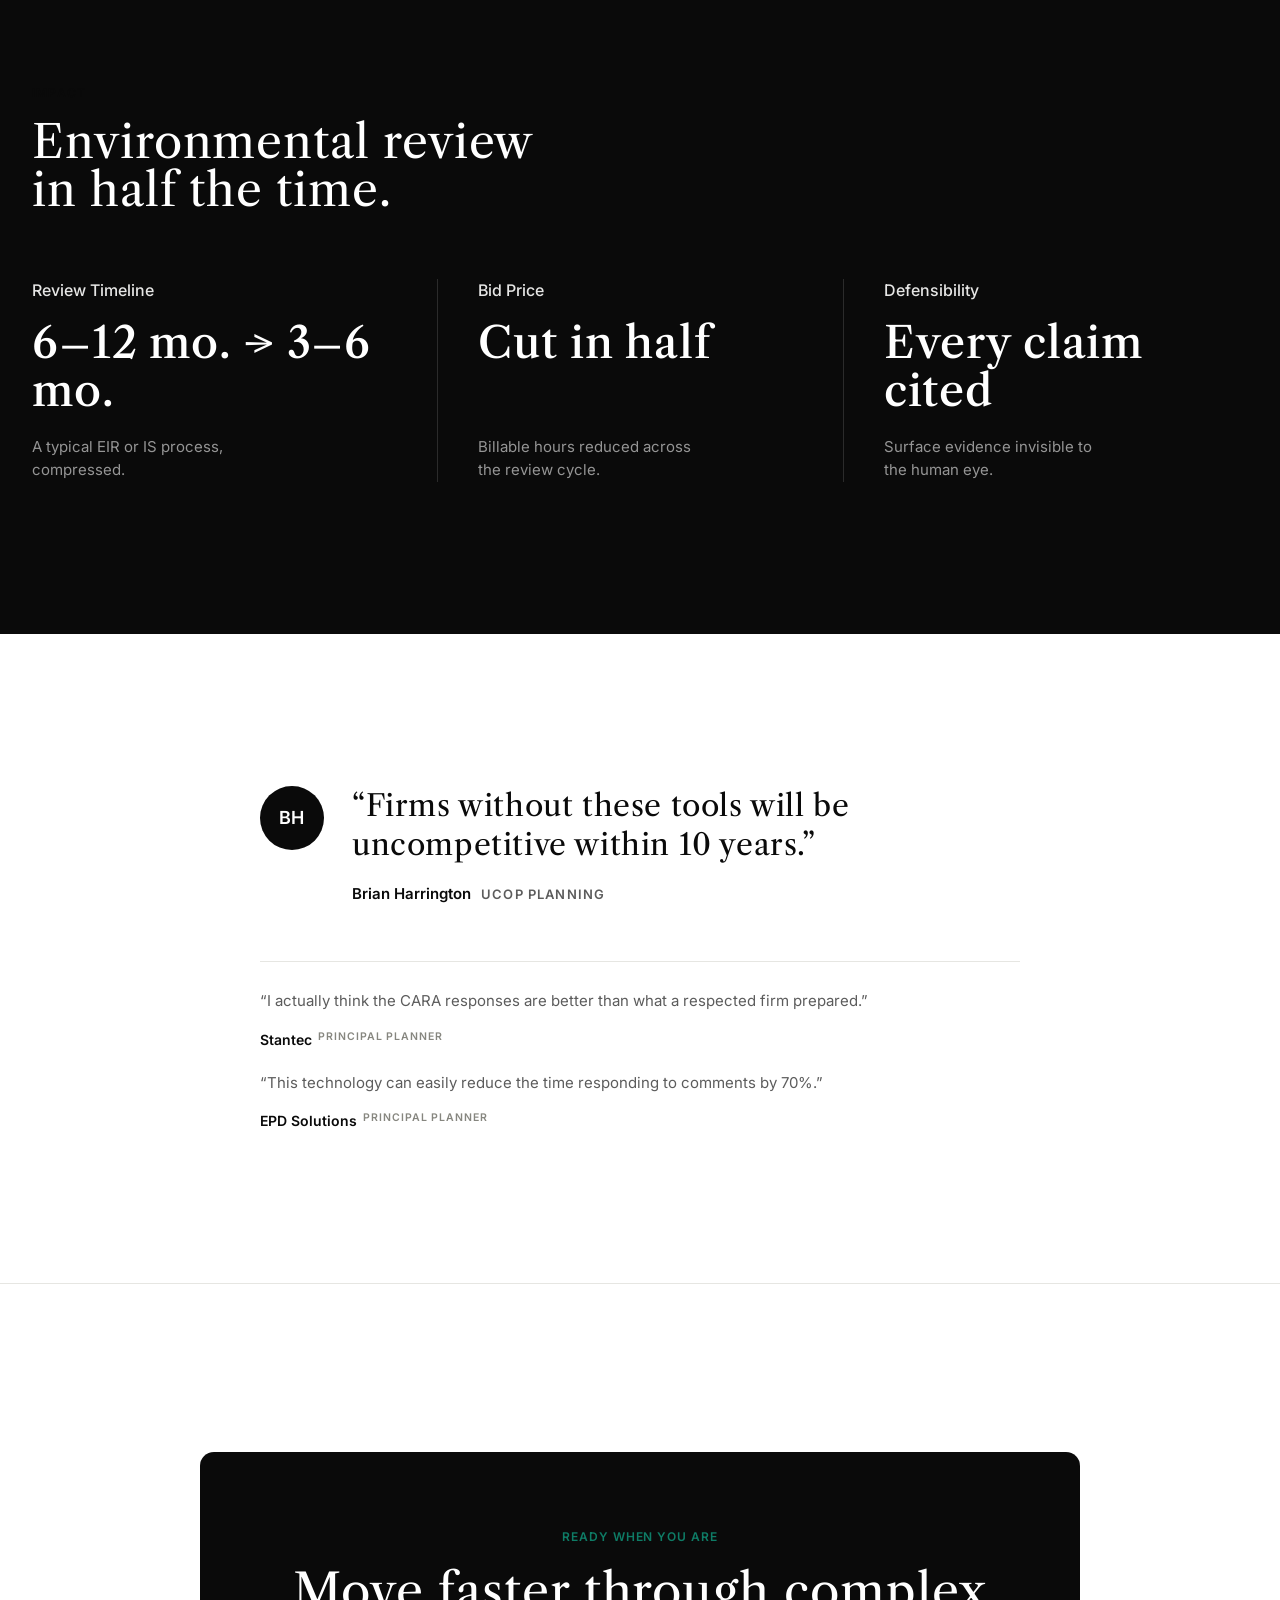
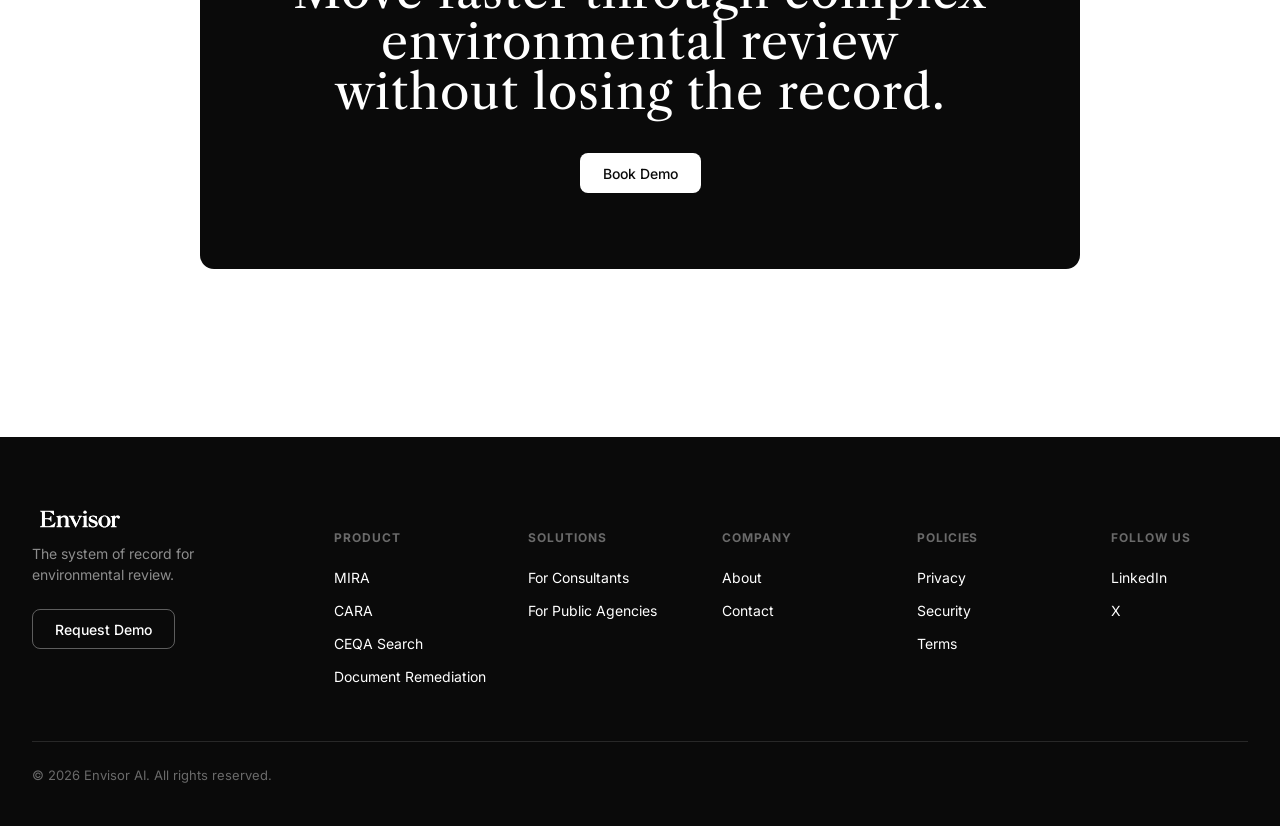
<file: marketing-v9/index.html>
<!DOCTYPE html>
<html lang="en">
<head>
<meta charset="UTF-8">
<meta name="viewport" content="width=device-width, initial-scale=1.0">
<title>Envisor | The System of Record for Environmental Review</title>
<meta name="description" content="Envisor is a purpose-built AI platform for environmental review. Research, draft, respond to comments, and defend environmental documents in one connected system.">
<link rel="icon" href="favicon.svg" type="image/svg+xml">
<link rel="preconnect" href="https://fonts.googleapis.com">
<link rel="preconnect" href="https://fonts.gstatic.com" crossorigin>
<link href="https://fonts.googleapis.com/css2?family=Libre+Caslon+Text:ital@0;1&family=Inter:wght@400;500;600;700&display=swap" rel="stylesheet">
<link rel="stylesheet" href="styles.css">
</head>
<body>

<div class="util-bar">
  <div class="util-bar-inner">
    <a href="#bento">For Consultants</a>
    <a href="#bento">For Agencies</a>
    <span class="util-bar-spacer"></span>
    <a href="/contact">Sign In</a>
  </div>
</div>
<header class="nav" id="site-nav">
  <div class="nav-inner">
    <a href="/" class="nav-logo"><img src="envisor-logo-ink.svg" alt="Envisor"></a>
    <ul class="nav-links">
      <li class="nav-item" tabindex="0">
        <span>Solutions
          <svg width="10" height="10" viewBox="0 0 12 12" fill="none"><path d="M3 4.5L6 7.5L9 4.5" stroke="currentColor" stroke-width="1.4" stroke-linecap="round" stroke-linejoin="round"/></svg>
        </span>
        <div class="nav-dropdown">
          <a href="#platform"><span class="dd-title">CARA</span><span class="dd-desc">CEQA Comment Response Application</span></a>
          <a href="#platform"><span class="dd-title">MIRA</span><span class="dd-desc">Mapping Intake &amp; Review Assistant</span></a>
          <a href="#platform"><span class="dd-title">CEQA Search</span><span class="dd-desc">Free semantic search</span></a>
          <a href="#platform"><span class="dd-title">Document Remediation</span><span class="dd-desc">WCAG 2.2 conversion</span></a>
        </div>
      </li>
      <li class="nav-item" tabindex="0">
        <span>Company
          <svg width="10" height="10" viewBox="0 0 12 12" fill="none"><path d="M3 4.5L6 7.5L9 4.5" stroke="currentColor" stroke-width="1.4" stroke-linecap="round" stroke-linejoin="round"/></svg>
        </span>
        <div class="nav-dropdown">
          <a href="#about"><span class="dd-title">About</span><span class="dd-desc">Why we built Envisor</span></a>
          <a href="#contact"><span class="dd-title">Contact</span><span class="dd-desc">Talk to the team</span></a>
        </div>
      </li>
    </ul>
    <div class="nav-actions">
      <a href="/contact" class="btn btn-ink">Request Demo</a>
    </div>
    <button class="nav-mobile-toggle" id="menu-toggle" aria-label="Open menu" aria-expanded="false">
      <span></span><span></span><span></span>
    </button>
  </div>
  <div class="mobile-nav" id="mobile-nav">
    <a href="#platform">Solutions</a>
    <a href="#about">Company</a>
    <a href="#contact">Contact</a>
    <a href="/contact" class="btn btn-ink">Request Demo</a>
  </div>
</header>

<section class="hero-band hero-band--ink">
  <div class="hero-top">
    <div class="hero-top-left">
      <p class="eyebrow eyebrow--light">AI-NATIVE ENVIRONMENTAL REVIEW &middot; CEQA &amp; NEPA</p>
      <h1 class="hero-headline">The system of record<br>for environmental review.</h1>
    </div>
    <div class="hero-top-right">
      <p class="hero-sub hero-sub--light">Every project fact, citation, and revision in one connected record — built for the rigor environmental review demands, not around it.</p>
      <div class="hero-cta-row">
        <a href="/contact" class="btn btn-lg btn-light">Request Demo</a>
        <a href="#platform" class="btn-text btn-text--light">See the platform
          <svg width="14" height="14" viewBox="0 0 14 14" fill="none"><path d="M3 7H11M11 7L7.5 3.5M11 7L7.5 10.5" stroke="currentColor" stroke-width="1.5" stroke-linecap="round" stroke-linejoin="round"/></svg>
        </a>
      </div>
    </div>
  </div>
  <div class="hero-shot-band">
    <div class="hero-shot-frame">
      <div class="hero-shot-crop">
        <img src="product-shots/hero-dashboard-framed.png" alt="Envisor project dashboard showing review workflow progress, open comments, and project health">
      </div>
    </div>
  </div>
</section>

<section class="showcase">
  <div class="showcase-head reveal">
    <span class="eyebrow">Inside the record</span>
    <h2>Four modules. One connected system.</h2>
    <p>Every module reads and writes to the same project record — no exports, no re-uploading, no drift between tools.</p>
  </div>
  <div class="showcase-grid">
    <article class="showcase-card reveal">
      <div class="showcase-card-media">
        <img src="product-shots/mira-site-intelligence.png" alt="MIRA site intelligence map showing mapped environmental constraints for a project site" loading="lazy">
      </div>
      <div class="showcase-card-body">
        <span class="showcase-icon" aria-hidden="true">
          <svg width="20" height="20" viewBox="0 0 24 24" fill="none"><path d="M12 3L20 7V17L12 21L4 17V7L12 3Z" stroke="currentColor" stroke-width="1.6" stroke-linejoin="round"/><path d="M12 12L20 7.5M12 12V21M12 12L4 7.5" stroke="currentColor" stroke-width="1.6" stroke-linejoin="round"/></svg>
        </span>
        <h3>MIRA</h3>
        <span class="showcase-tag">Mapping Intake &amp; Review Assistant</span>
        <p>A project description and an APN are all MIRA needs to surface concerns, likely petitioners, and mitigation strategies.</p>
      </div>
    </article>
    <article class="showcase-card reveal">
      <div class="showcase-card-media">
        <img src="product-shots/cara-review-queue.png" alt="CARA review queue showing drafted comment responses awaiting reviewer sign-off" loading="lazy">
      </div>
      <div class="showcase-card-body">
        <span class="showcase-icon" aria-hidden="true">
          <svg width="20" height="20" viewBox="0 0 24 24" fill="none"><path d="M4 5H20V16H9L4 20V16Z" stroke="currentColor" stroke-width="1.6" stroke-linejoin="round"/><path d="M8 9.5H16M8 12.5H13" stroke="currentColor" stroke-width="1.6" stroke-linecap="round"/></svg>
        </span>
        <h3>CARA</h3>
        <span class="showcase-tag">CEQA Automated Response Assistant</span>
        <p>Bracket, group, assign responsible parties and timelines, and generate defensible responses tied to the record.</p>
      </div>
    </article>
    <article class="showcase-card reveal">
      <div class="showcase-card-media">
        <img src="product-shots/mira-workflow-composite.png" alt="Initial Study Assistant assembling a review-ready environmental report from public and private data" loading="lazy">
      </div>
      <div class="showcase-card-body">
        <span class="showcase-icon" aria-hidden="true">
          <svg width="20" height="20" viewBox="0 0 24 24" fill="none"><circle cx="10.5" cy="10.5" r="6.5" stroke="currentColor" stroke-width="1.6"/><path d="M19.5 19.5L15.3 15.3" stroke="currentColor" stroke-width="1.6" stroke-linecap="round"/></svg>
        </span>
        <h3>CEQA Search</h3>
        <span class="showcase-tag">Free semantic search</span>
        <p>Search statutes, guidance, and precedent in plain language — grounded in citation, not paraphrase.</p>
      </div>
    </article>
    <article class="showcase-card reveal">
      <div class="showcase-card-media">
        <img src="product-shots/mira-hero-dashboard.png" alt="Project dashboard tracking mitigation measures and administrative record after approval" loading="lazy">
      </div>
      <div class="showcase-card-body">
        <span class="showcase-icon" aria-hidden="true">
          <svg width="20" height="20" viewBox="0 0 24 24" fill="none"><path d="M12 3L19 6V12C19 16.5 16 19.8 12 21C8 19.8 5 16.5 5 12V6L12 3Z" stroke="currentColor" stroke-width="1.6" stroke-linejoin="round"/><path d="M9 12L11.2 14.2L15.5 9.5" stroke="currentColor" stroke-width="1.6" stroke-linecap="round" stroke-linejoin="round"/></svg>
        </span>
        <h3>Document Remediation</h3>
        <span class="showcase-tag">WCAG 2.2 conversion</span>
        <p>Convert legacy environmental documents to accessible, screen-reader-ready formats without re-authoring.</p>
      </div>
    </article>
  </div>
</section>

<section class="announce rule-top" id="mira">
  <div class="announce-card reveal">
    <span class="announce-badge">NEW</span>
    <h2>Introducing MIRA</h2>
    <p>The Mapping Intake &amp; Review Assistant. Give it a project description and an APN, and MIRA identifies concerns, likely petitioners, and mitigation strategies, then carries the project through to a review-ready Initial Study.</p>
    <a href="/contact" class="btn btn-lg btn-light">Book Demo</a>
  </div>
</section>

<section class="logowall rule-top">
  <h3 class="reveal">Environmental teams building on Envisor</h3>
  <div class="logowall-grid">
    <div class="logo-cell reveal"><img src="logos/placeworks.png" alt="PlaceWorks" loading="lazy"></div>
    <div class="logo-cell reveal"><img src="logos/epd.png" alt="EPD Solutions" loading="lazy"></div>
    <div class="logo-cell reveal"><img class="logo-lg" src="logos/Ascent_Logo_FullColor.png.png" alt="Ascent Environmental" loading="lazy"></div>
    <div class="logo-cell reveal"><img class="logo-lg" src="logos/esa.png" alt="ESA — Environmental Science Associates" loading="lazy"></div>
    <div class="logo-cell reveal"><img src="logos/rincon.png" alt="Rincon Consultants" loading="lazy"></div>
    <div class="logo-cell reveal"><img class="logo-lg" src="logos/Logo-ICF.png" alt="ICF" loading="lazy"></div>
    <div class="logo-cell reveal"><img src="logos/stantec.png" alt="Stantec" loading="lazy"></div>
    <div class="logo-cell reveal"><img src="logos/Parsons_Corporation_logo.png" alt="Parsons" loading="lazy"></div>
    <div class="logo-cell reveal"><img src="logos/pcwa.png" alt="Placer County Water Agency" loading="lazy"></div>
    <div class="logo-cell reveal"><img class="logo-lg" src="logos/UC_Berkeley_Cal_logo.png" alt="UC Berkeley" loading="lazy"></div>
  </div>
</section>

<section class="bento rule-top">
  <div class="sec-head reveal">
    <span class="eyebrow">Who it&rsquo;s for</span>
    <h2>Built for the people who deliver the work</h2>
    <p>Consultants and agencies work from the same connected record, from first draft to final determination.</p>
  </div>
  <div class="bento-grid reveal">
    <div class="bento-tile bento-tile--consultants">
      <h3>For Environmental Consultants</h3>
      <p>Run every project on one platform: research, evidence, drafting, and comment response in a single connected record.</p>
      <a href="#" class="btn btn-outline-light">Explore for Consultants</a>
      <div class="bento-shot"><img src="product-shots/cara-bracketed-comments.png" alt="CARA bracketed comments showing public comment letters mapped to agency issues by color-coded section"></div>
    </div>
    <div class="bento-tile bento-tile--agencies">
      <h3>For Public Agencies</h3>
      <p>Move projects through review with a defensible, traceable record, from applicability to determination.</p>
      <a href="#" class="btn btn-outline-light">Explore for Agencies</a>
      <div class="bento-shot"><img src="product-shots/mira-site-intelligence-soft.png" alt="Site Intelligence map showing mapped environmental constraints for a project site"></div>
    </div>
  </div>
</section>

<section class="platform rule-top" id="platform">
  <div class="platform-inner">
    <div class="platform-intro reveal">
      <span class="eyebrow">The platform</span>
      <h2>One connected system for environmental review, start to finish.</h2>
      <p>Move faster through complex environmental review without losing the context, traceability, or defensibility the work demands.</p>
    </div>
    <div class="accordion reveal">
      <div class="accordion-row is-open">
        <button class="accordion-trigger">
          <span class="accordion-title">Knowledge Base</span>
          <span class="accordion-toggle"></span>
        </button>
        <div class="accordion-panel">
          <div class="accordion-panel-inner">
            <span class="accordion-kicker">Knowledge Base</span>
            <p>Shared intelligence layer. Every module connects to the same project facts, citations, evidence, and administrative record.</p>
            <div class="kb-tags">
              <span>EIRs</span><span>MNDs</span><span>Technical Studies</span><span>Statutes</span><span>Agency Protocols</span>
            </div>
          </div>
        </div>
      </div>
      <div class="accordion-row">
        <button class="accordion-trigger">
          <span class="accordion-title">MIRA</span>
          <span class="accordion-toggle"></span>
        </button>
        <div class="accordion-panel">
          <div class="accordion-panel-inner">
            <span class="accordion-kicker">Preliminary Review</span>
            <p>Mapping Intake &amp; Review Assistant. From a project description and APN to concerns, petitioners, and mitigation strategies.</p>
          </div>
        </div>
      </div>
      <div class="accordion-row">
        <button class="accordion-trigger">
          <span class="accordion-title">CARA</span>
          <span class="accordion-toggle"></span>
        </button>
        <div class="accordion-panel">
          <div class="accordion-panel-inner">
            <span class="accordion-kicker">Public Comments</span>
            <p>CEQA Automated Response Assistant. Bracket, group, assign, and draft defensible responses tied to the record.</p>
          </div>
        </div>
      </div>
      <div class="accordion-row">
        <button class="accordion-trigger">
          <span class="accordion-title">Initial Study Assistant</span>
          <span class="accordion-toggle"></span>
        </button>
        <div class="accordion-panel">
          <div class="accordion-panel-inner">
            <span class="accordion-kicker">Initial Study</span>
            <p>Leverage public and private data to generate review-ready environmental reports.</p>
          </div>
        </div>
      </div>
      <div class="accordion-row">
        <button class="accordion-trigger">
          <span class="accordion-title">CEQA Search</span>
          <span class="accordion-toggle"></span>
        </button>
        <div class="accordion-panel">
          <div class="accordion-panel-inner">
            <span class="accordion-kicker">Free tool</span>
            <p>Explore statutes, thresholds, and precedent through semantic search of the CEQA database.</p>
          </div>
        </div>
      </div>
      <div class="accordion-row">
        <button class="accordion-trigger">
          <span class="accordion-title">Document Remediation</span>
          <span class="accordion-toggle"></span>
        </button>
        <div class="accordion-panel">
          <div class="accordion-panel-inner">
            <span class="accordion-kicker">WCAG 2.2</span>
            <p>Transform complex environmental documents into ADA-compliant, accessible formats.</p>
          </div>
        </div>
      </div>
    </div>
  </div>
</section>

<section class="grounded rule-top">
  <div class="grounded-inner">
    <div class="grounded-head reveal">
      <span class="eyebrow">The knowledge base</span>
      <h2>Every module reads from the same evidence.</h2>
      <p>Not a generic chatbot with a search box — a knowledge layer grounded in the specific record types environmental review actually runs on.</p>
    </div>
    <div class="grounded-grid reveal">
      <div class="grounded-tile">
        <span class="grounded-icon" aria-hidden="true"><svg width="18" height="18" viewBox="0 0 24 24" fill="none"><path d="M6 3H14L19 8V21H6V3Z" stroke="currentColor" stroke-width="1.6" stroke-linejoin="round"/><path d="M14 3V8H19" stroke="currentColor" stroke-width="1.6" stroke-linejoin="round"/></svg></span>
        <span>EIRs</span>
      </div>
      <div class="grounded-tile">
        <span class="grounded-icon" aria-hidden="true"><svg width="18" height="18" viewBox="0 0 24 24" fill="none"><path d="M6 3H14L19 8V21H6V3Z" stroke="currentColor" stroke-width="1.6" stroke-linejoin="round"/><path d="M9 12H15M9 16H13" stroke="currentColor" stroke-width="1.6" stroke-linecap="round"/></svg></span>
        <span>MNDs</span>
      </div>
      <div class="grounded-tile">
        <span class="grounded-icon" aria-hidden="true"><svg width="18" height="18" viewBox="0 0 24 24" fill="none"><path d="M9 3V8L4.5 17C4 18.5 5 20 6.5 20H17.5C19 20 20 18.5 19.5 17L15 8V3" stroke="currentColor" stroke-width="1.6" stroke-linejoin="round"/><path d="M9 3H15" stroke="currentColor" stroke-width="1.6" stroke-linecap="round"/></svg></span>
        <span>Technical Studies</span>
      </div>
      <div class="grounded-tile">
        <span class="grounded-icon" aria-hidden="true"><svg width="18" height="18" viewBox="0 0 24 24" fill="none"><path d="M12 3V21M6 6H18M4 10L8 6L4 10ZM20 10L16 6L20 10Z" stroke="currentColor" stroke-width="1.6" stroke-linejoin="round"/><path d="M4 10C4 12 6 13 8 13C10 13 12 12 12 10M20 10C20 12 18 13 16 13C14 13 12 12 12 10" stroke="currentColor" stroke-width="1.6"/></svg></span>
        <span>Statutes</span>
      </div>
      <div class="grounded-tile">
        <span class="grounded-icon" aria-hidden="true"><svg width="18" height="18" viewBox="0 0 24 24" fill="none"><path d="M12 3L20 6.5V11C20 16 16.5 19.7 12 21C7.5 19.7 4 16 4 11V6.5L12 3Z" stroke="currentColor" stroke-width="1.6" stroke-linejoin="round"/></svg></span>
        <span>Agency Protocols</span>
      </div>
    </div>
  </div>
</section>

<section class="workflow rule-top">
  <div class="sec-head reveal">
    <span class="eyebrow">How it works</span>
    <h2>From project description to defensible record.</h2>
  </div>
  <ol class="workflow-steps reveal">
    <li><span class="workflow-num">01</span><h4>Preliminary Review</h4><p>A project description and APN are all MIRA needs to identify concerns, likely petitioners, and mitigation strategies.</p></li>
    <li><span class="workflow-num">02</span><h4>Initial Study</h4><p>Leverage public and private data to generate review-ready environmental reports.</p></li>
    <li><span class="workflow-num">03</span><h4>Public Comments</h4><p>Bracket, group, assign responsible parties and timelines, and generate responses with CARA.</p></li>
    <li><span class="workflow-num">04</span><h4>Project Implementation</h4><p>Arm approving agencies with the administrative record and monitor mitigation measures over time.</p></li>
  </ol>
</section>

<section class="impact">
  <div class="impact-inner">
    <div class="sec-head reveal">
      <span class="eyebrow">Impact</span>
      <h2>Environmental review in half the time.</h2>
    </div>
    <div class="impact-grid reveal">
      <div class="impact-stat">
        <span class="impact-eyebrow">Review Timeline</span>
        <span class="impact-num">6–12 mo. &rarr; 3–6 mo.</span>
        <p class="impact-desc">A typical EIR or IS process, compressed.</p>
      </div>
      <div class="impact-stat">
        <span class="impact-eyebrow">Bid Price</span>
        <span class="impact-num">Cut in half</span>
        <p class="impact-desc">Billable hours reduced across the review cycle.</p>
      </div>
      <div class="impact-stat">
        <span class="impact-eyebrow">Defensibility</span>
        <span class="impact-num">Every claim cited</span>
        <p class="impact-desc">Surface evidence invisible to the human eye.</p>
      </div>
    </div>
  </div>
</section>

<section class="testimonials testimonials-hebbia">
  <div class="testimonials-inner">
    <div class="testimonial-feature reveal">
      <div class="testimonial-feature-avatar" aria-hidden="true">BH</div>
      <blockquote class="testimonial-feature-quote">
        <p>&ldquo;Firms without these tools will be uncompetitive within 10 years.&rdquo;</p>
        <cite><span class="t-org">Brian Harrington</span><span class="t-role">UCOP Planning</span></cite>
      </blockquote>
    </div>
    <div class="testimonial-support reveal">
      <blockquote>
        <p>&ldquo;I actually think the CARA responses are better than what a respected firm prepared.&rdquo;</p>
        <cite><span class="t-org">Stantec</span><span class="t-role">Principal Planner</span></cite>
      </blockquote>
      <blockquote>
        <p>&ldquo;This technology can easily reduce the time responding to comments by 70%.&rdquo;</p>
        <cite><span class="t-org">EPD Solutions</span><span class="t-role">Principal Planner</span></cite>
      </blockquote>
    </div>
  </div>
</section>

<section class="final-cta rule-top">
  <div class="final-cta-card reveal">
    <span class="final-cta-eyebrow">Ready when you are</span>
    <h2>Move faster through complex environmental review without losing the record.</h2>
    <a href="/contact" class="btn btn-light">Book Demo</a>
  </div>
</section>

<footer class="footer footer-hebbia" id="contact">
  <div class="footer-inner">
    <div class="footer-brand">
      <img class="footer-logo" src="envisor-logo.svg" alt="Envisor">
      <p>The system of record for environmental review.</p>
      <a href="/contact" class="btn btn-outline-light">Request Demo</a>
    </div>
    <div class="footer-col">
      <h5>Product</h5>
      <a href="#platform">MIRA</a>
      <a href="#platform">CARA</a>
      <a href="#platform">CEQA Search</a>
      <a href="#platform">Document Remediation</a>
    </div>
    <div class="footer-col">
      <h5>Solutions</h5>
      <a href="#bento">For Consultants</a>
      <a href="#bento">For Public Agencies</a>
    </div>
    <div class="footer-col">
      <h5>Company</h5>
      <a href="#about">About</a>
      <a href="#contact">Contact</a>
    </div>
    <div class="footer-col">
      <h5>Policies</h5>
      <a href="#">Privacy</a>
      <a href="#">Security</a>
      <a href="#">Terms</a>
    </div>
    <div class="footer-col footer-follow">
      <h5>Follow Us</h5>
      <a href="#">LinkedIn</a>
      <a href="#">X</a>
    </div>
  </div>
  <div class="footer-bottom">&copy; 2026 Envisor AI. All rights reserved.</div>
</footer>

<script>
(function () {
  var reduceMotion = window.matchMedia('(prefers-reduced-motion: reduce)').matches;
  var nav = document.getElementById('site-nav');
  window.addEventListener('scroll', function () {
    nav.classList.toggle('is-scrolled', window.scrollY > 8);
  }, { passive: true });

  var toggle = document.getElementById('menu-toggle');
  var mobileNav = document.getElementById('mobile-nav');
  toggle.addEventListener('click', function () {
    var open = mobileNav.classList.toggle('is-open');
    toggle.setAttribute('aria-expanded', String(open));
  });

  var accordionRows = document.querySelectorAll('.accordion-row');
  accordionRows.forEach(function (row) {
    var trigger = row.querySelector('.accordion-trigger');
    trigger.addEventListener('click', function () {
      var wasOpen = row.classList.contains('is-open');
      accordionRows.forEach(function (r) { r.classList.remove('is-open'); });
      if (!wasOpen) { row.classList.add('is-open'); }
    });
  });

  var revealables = document.querySelectorAll('.reveal');
  if (reduceMotion || !('IntersectionObserver' in window)) {
    revealables.forEach(function (el) { el.classList.add('is-in'); });
  } else {
    var io = new IntersectionObserver(function (entries) {
      entries.forEach(function (entry) {
        if (!entry.isIntersecting) return;
        entry.target.classList.add('is-in');
        io.unobserve(entry.target);
      });
    }, { rootMargin: '0px 0px 20% 0px', threshold: 0.01 });
    revealables.forEach(function (el) {
      if (el.getBoundingClientRect().top < window.innerHeight) { el.classList.add('is-in'); }
      else { io.observe(el); }
    });
  }
})();
</script>
</body>
</html>
</file>
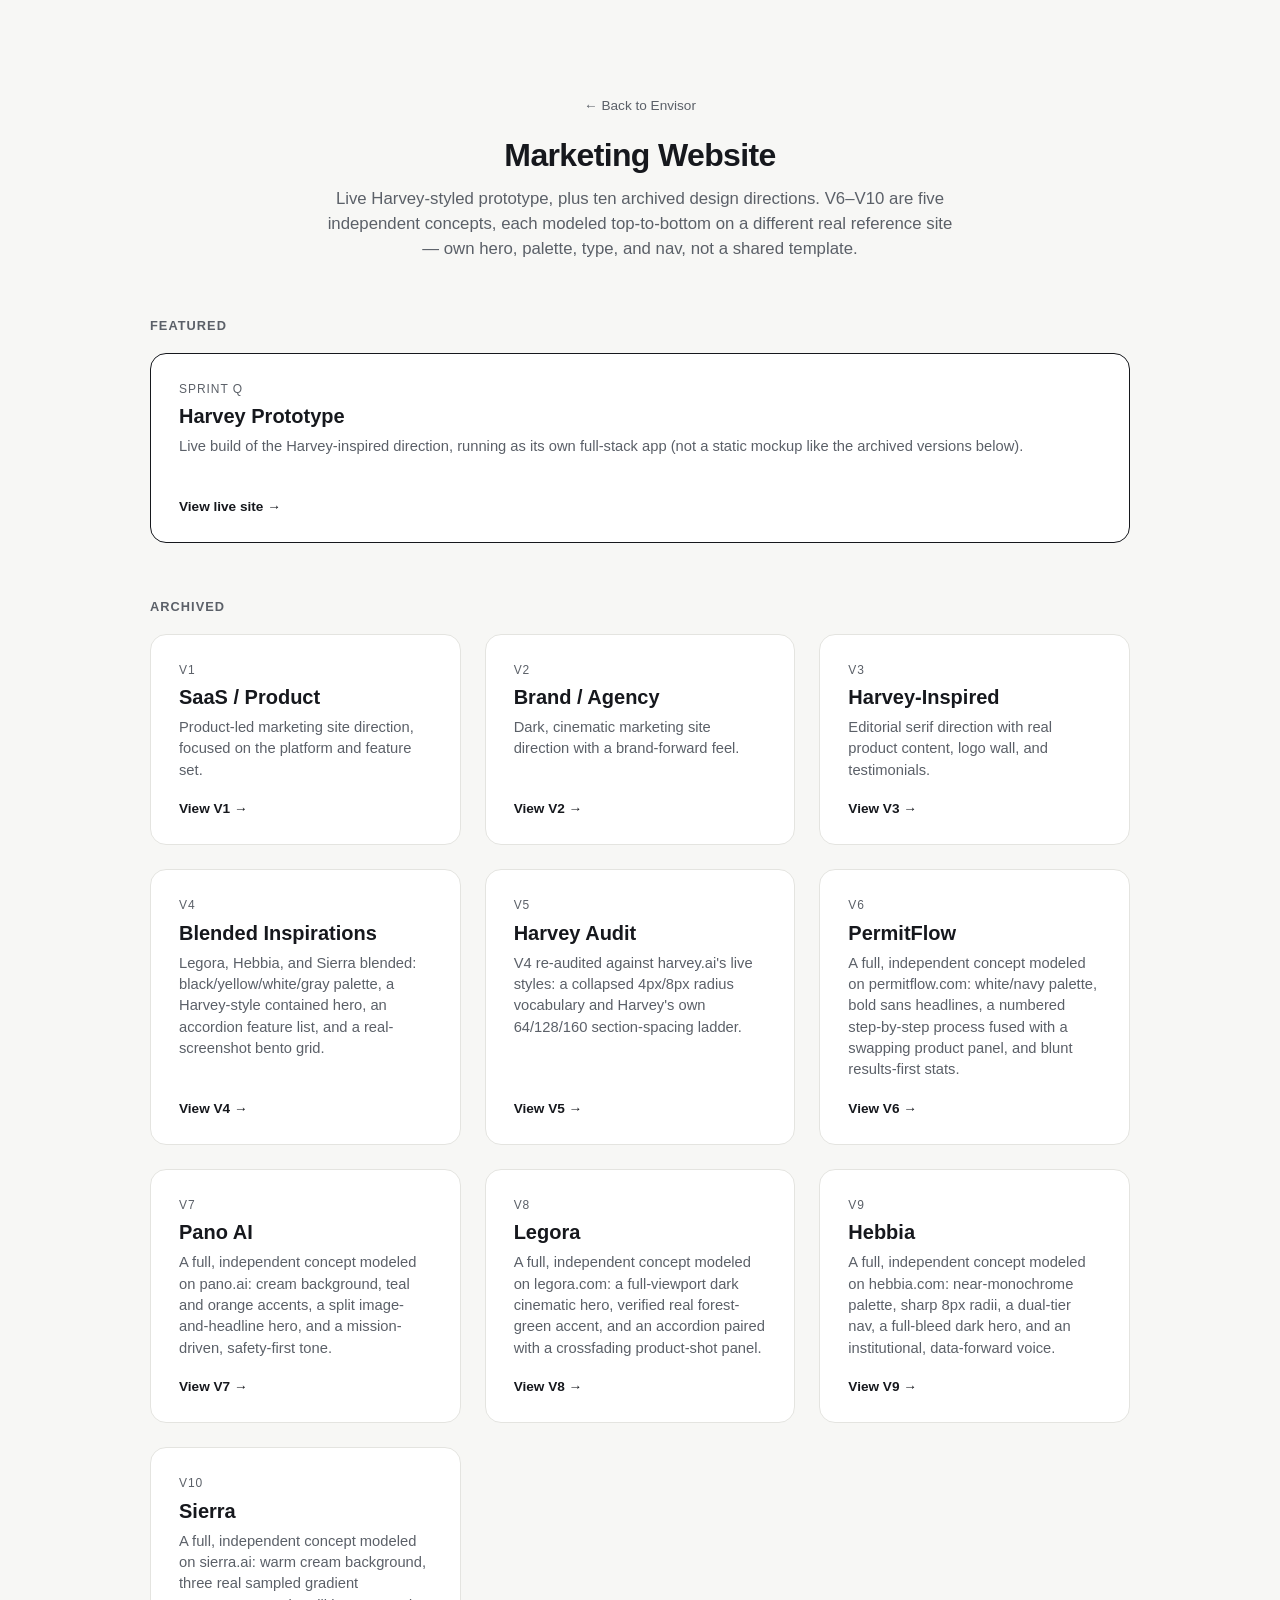
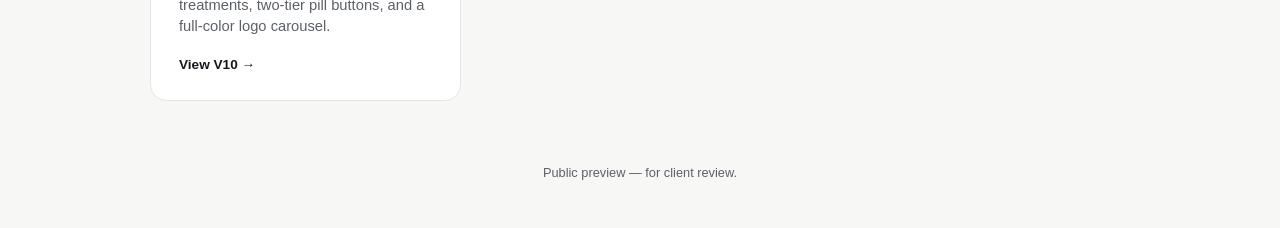
<file: marketing-website/index.html>
<!doctype html>
<html lang="en">
<head>
<meta charset="UTF-8" />
<meta name="viewport" content="width=device-width, initial-scale=1.0" />
<title>Marketing Website — Versions</title>
<meta name="robots" content="noindex" />
<style>
  :root {
    --bg: #f7f7f5;
    --card-bg: #ffffff;
    --text: #16181d;
    --text-muted: #5b6068;
    --border: #e4e4e0;
    --accent: #16181d;
  }
  @media (prefers-color-scheme: dark) {
    :root {
      --bg: #0f1013;
      --card-bg: #17181c;
      --text: #f2f2f0;
      --text-muted: #9a9ea6;
      --border: #2a2b30;
      --accent: #f2f2f0;
    }
  }
  * { box-sizing: border-box; }
  body {
    margin: 0;
    background: var(--bg);
    color: var(--text);
    font-family: -apple-system, BlinkMacSystemFont, "Inter", "Segoe UI", Helvetica, Arial, sans-serif;
    min-height: 100vh;
    display: flex;
    flex-direction: column;
    align-items: center;
    padding: 6rem 1.5rem 3rem;
  }
  header {
    text-align: center;
    margin-bottom: 3.5rem;
    max-width: 640px;
  }
  header .back {
    display: inline-block;
    margin-bottom: 1.5rem;
    color: var(--text-muted);
    font-size: 0.85rem;
    text-decoration: none;
  }
  header .back:hover { color: var(--text); }
  header h1 {
    font-size: 2rem;
    font-weight: 650;
    letter-spacing: -0.02em;
    margin: 0 0 0.75rem;
  }
  header p {
    color: var(--text-muted);
    font-size: 1.05rem;
    line-height: 1.5;
    margin: 0;
  }
  .cards {
    display: grid;
    grid-template-columns: repeat(auto-fit, minmax(260px, 1fr));
    gap: 1.5rem;
    width: 100%;
    max-width: 980px;
  }
  a.card {
    display: flex;
    flex-direction: column;
    justify-content: space-between;
    background: var(--card-bg);
    border: 1px solid var(--border);
    border-radius: 16px;
    padding: 1.75rem;
    min-height: 190px;
    text-decoration: none;
    color: inherit;
    transition: transform 0.15s ease, border-color 0.15s ease;
  }
  a.card:hover {
    transform: translateY(-3px);
    border-color: var(--accent);
  }
  .card .kicker {
    font-size: 0.75rem;
    text-transform: uppercase;
    letter-spacing: 0.08em;
    color: var(--text-muted);
    margin-bottom: 0.6rem;
  }
  .card h2 {
    font-size: 1.25rem;
    margin: 0 0 0.5rem;
    font-weight: 600;
  }
  .card p {
    font-size: 0.92rem;
    color: var(--text-muted);
    line-height: 1.45;
    margin: 0;
  }
  .card .go {
    margin-top: 1.25rem;
    font-size: 0.85rem;
    font-weight: 600;
    display: inline-flex;
    align-items: center;
    gap: 0.35rem;
  }
  footer {
    margin-top: 4rem;
    color: var(--text-muted);
    font-size: 0.8rem;
  }
  .section-heading {
    width: 100%;
    max-width: 980px;
    margin: 0 0 1.25rem;
    font-size: 0.8rem;
    font-weight: 650;
    text-transform: uppercase;
    letter-spacing: 0.08em;
    color: var(--text-muted);
  }
  .featured {
    margin-bottom: 3.5rem;
  }
  a.card.featured-card {
    border-color: var(--accent);
    border-width: 1.5px;
  }
</style>
</head>
<body>
  <header>
    <a class="back" href="../">← Back to Envisor</a>
    <h1>Marketing Website</h1>
    <p>Live Harvey-styled prototype, plus ten archived design directions. V6&ndash;V10 are five independent concepts, each modeled top-to-bottom on a different real reference site &mdash; own hero, palette, type, and nav, not a shared template.</p>
  </header>

  <div class="section-heading">Featured</div>
  <main class="cards featured">
    <a class="card featured-card" href="https://www.envisor.ai/new-home" target="_blank" rel="noopener">
      <div>
        <div class="kicker">Sprint Q</div>
        <h2>Harvey Prototype</h2>
        <p>Live build of the Harvey-inspired direction, running as its own full-stack app (not a static mockup like the archived versions below).</p>
      </div>
      <span class="go">View live site →</span>
    </a>
  </main>

  <div class="section-heading">Archived</div>
  <main class="cards">
    <a class="card" href="../marketing-v1/">
      <div>
        <div class="kicker">V1</div>
        <h2>SaaS / Product</h2>
        <p>Product-led marketing site direction, focused on the platform and feature set.</p>
      </div>
      <span class="go">View V1 →</span>
    </a>

    <a class="card" href="../marketing-v2/">
      <div>
        <div class="kicker">V2</div>
        <h2>Brand / Agency</h2>
        <p>Dark, cinematic marketing site direction with a brand-forward feel.</p>
      </div>
      <span class="go">View V2 →</span>
    </a>

    <a class="card" href="../marketing-v3/">
      <div>
        <div class="kicker">V3</div>
        <h2>Harvey-Inspired</h2>
        <p>Editorial serif direction with real product content, logo wall, and testimonials.</p>
      </div>
      <span class="go">View V3 →</span>
    </a>

    <a class="card" href="../marketing-v4/">
      <div>
        <div class="kicker">V4</div>
        <h2>Blended Inspirations</h2>
        <p>Legora, Hebbia, and Sierra blended: black/yellow/white/gray palette, a Harvey-style contained hero, an accordion feature list, and a real-screenshot bento grid.</p>
      </div>
      <span class="go">View V4 →</span>
    </a>

    <a class="card" href="../marketing-v5/">
      <div>
        <div class="kicker">V5</div>
        <h2>Harvey Audit</h2>
        <p>V4 re-audited against harvey.ai's live styles: a collapsed 4px/8px radius vocabulary and Harvey's own 64/128/160 section-spacing ladder.</p>
      </div>
      <span class="go">View V5 →</span>
    </a>

    <a class="card" href="../marketing-v6/">
      <div>
        <div class="kicker">V6</div>
        <h2>PermitFlow</h2>
        <p>A full, independent concept modeled on permitflow.com: white/navy palette, bold sans headlines, a numbered step-by-step process fused with a swapping product panel, and blunt results-first stats.</p>
      </div>
      <span class="go">View V6 →</span>
    </a>

    <a class="card" href="../marketing-v7/">
      <div>
        <div class="kicker">V7</div>
        <h2>Pano AI</h2>
        <p>A full, independent concept modeled on pano.ai: cream background, teal and orange accents, a split image-and-headline hero, and a mission-driven, safety-first tone.</p>
      </div>
      <span class="go">View V7 →</span>
    </a>

    <a class="card" href="../marketing-v8/">
      <div>
        <div class="kicker">V8</div>
        <h2>Legora</h2>
        <p>A full, independent concept modeled on legora.com: a full-viewport dark cinematic hero, verified real forest-green accent, and an accordion paired with a crossfading product-shot panel.</p>
      </div>
      <span class="go">View V8 →</span>
    </a>

    <a class="card" href="../marketing-v9/">
      <div>
        <div class="kicker">V9</div>
        <h2>Hebbia</h2>
        <p>A full, independent concept modeled on hebbia.com: near-monochrome palette, sharp 8px radii, a dual-tier nav, a full-bleed dark hero, and an institutional, data-forward voice.</p>
      </div>
      <span class="go">View V9 →</span>
    </a>

    <a class="card" href="../marketing-v10/">
      <div>
        <div class="kicker">V10</div>
        <h2>Sierra</h2>
        <p>A full, independent concept modeled on sierra.ai: warm cream background, three real sampled gradient treatments, two-tier pill buttons, and a full-color logo carousel.</p>
      </div>
      <span class="go">View V10 →</span>
    </a>
  </main>

  <footer>Public preview — for client review.</footer>
</body>
</html>
</file>
<file: marketing-v10/styles.css>
/* ==========================================================================
   Envisor v10 — Sierra concept
   Full independent redesign modeled on sierra.ai: warm cream ground, full
   two-tier pill buttons, 16px card radius, three real gradient treatments
   sampled from sierra.ai in this repo's own earlier forensic pass (green/
   blue/terracotta — not a single repeated hue), full-color logo wall,
   generous corporate-minimal whitespace. Own token set — does not inherit
   v4's black/yellow/white/gray palette.
   ========================================================================== */

:root {
  --bg:            #FAF7F1;
  --bg-2:          #F2ECE0;
  --card:          #FFFFFF;
  --ink:           #171512;
  --muted:         #6B655C;
  --muted-2:       #948C7F;
  --border:        rgba(23,21,18,0.10);

  --accent:        #4A6D4E;   /* deep green, from Sierra's own green-gradient dark stop */
  --accent-tint:   #E9EFE6;
  --grad-green:    linear-gradient(130deg, #8DA46F, #4A6D4E);
  --grad-blue:     linear-gradient(131deg, #3D78B6 29.8%, #03BDF5 175.51%);
  --grad-terracotta: linear-gradient(130deg, #C2674D, #A2462D);

  --radius-sm: 10px;
  --radius-md: 16px;
  --radius-lg: 16px;
  --radius-pill: 999px;

  --max: 1240px;
  --space-tight: 56px;
  --space-lg: 128px;

  --serif: 'Libre Caslon Text', Georgia, serif;
  --sans: 'Inter', -apple-system, BlinkMacSystemFont, 'Segoe UI', sans-serif;
}

* { box-sizing: border-box; }
html { scroll-behavior: smooth; }
body { margin: 0; font-family: var(--sans); background: var(--bg); color: var(--ink); -webkit-font-smoothing: antialiased; }
img { max-width: 100%; display: block; }
a { text-decoration: none; color: inherit; }
h1, h2, h3, h4 { margin: 0; }
p { margin: 0; }

.eyebrow { display: inline-block; font-size: 13px; font-weight: 600; letter-spacing: 0.03em; color: var(--accent); }

/* ---------- Buttons: Sierra's two-tier pill scale ---------- */
.btn { display: inline-flex; align-items: center; justify-content: center; height: 40px; padding: 0 22px; border-radius: var(--radius-pill); font-size: 14px; font-weight: 600; transition: transform 0.15s ease, opacity 0.15s ease; }
.btn-pill { border-radius: var(--radius-pill); }
.btn-lg { height: 52px; padding: 0 30px; font-size: 15px; }
.btn-primary { background: var(--ink); color: var(--bg); }
.btn-primary:hover { transform: translateY(-1px); }
.btn-ink { background: var(--ink); color: var(--bg); }
.btn-light { background: var(--bg); color: var(--ink); }
.btn-outline-light { border: 1.5px solid rgba(255,255,255,0.5); color: #fff; }
.btn-text { display: inline-flex; align-items: center; gap: 6px; font-size: 14px; font-weight: 600; color: var(--ink); }

/* ---------- Nav ---------- */
.nav { position: sticky; top: 0; z-index: 40; background: rgba(250,247,241,0.85); backdrop-filter: blur(10px); border-bottom: 1px solid transparent; transition: border-color 0.2s ease; }
.nav.is-scrolled { border-color: var(--border); }
.nav-inner { max-width: var(--max); margin: 0 auto; padding: 0 32px; height: 76px; display: flex; align-items: center; gap: 36px; }
.nav-logo img { height: 22px; }
.nav-links { list-style: none; display: flex; gap: 30px; margin: 0; padding: 0; flex: 1; }
.nav-item a { font-size: 14.5px; font-weight: 500; color: var(--ink); }
.nav-actions { display: flex; align-items: center; gap: 18px; }
.nav-signin { font-size: 14px; font-weight: 600; color: var(--muted); }
.nav-mobile-toggle { display: none; }
.mobile-nav { display: none; }
@media (max-width: 860px) {
  .nav-links, .nav-actions { display: none; }
  .nav-mobile-toggle { display: flex; flex-direction: column; gap: 4px; background: none; border: none; padding: 8px; }
  .nav-mobile-toggle span { width: 20px; height: 2px; background: var(--ink); }
  .mobile-nav { position: absolute; top: 76px; left: 0; right: 0; background: var(--bg); border-bottom: 1px solid var(--border); flex-direction: column; padding: 16px 32px 24px; gap: 14px; display: none; }
  .mobile-nav.is-open { display: flex; }
}

/* ---------- Hero ---------- */
.hero { padding: 88px 32px 0; text-align: center; }
.hero-inner { max-width: 760px; margin: 0 auto; }
.hero-headline { font-family: var(--sans); font-weight: 800; letter-spacing: -0.02em; line-height: 1.05; font-size: clamp(36px, 5.6vw, 60px); margin: 22px 0 20px; }
.hero-sub { font-size: 18px; line-height: 1.55; color: var(--muted); max-width: 560px; margin: 0 auto 34px; }
.hero-cta-row { display: flex; align-items: center; justify-content: center; gap: 24px; margin-bottom: 56px; }
.hero-shot-band { max-width: var(--max); margin: 0 auto; padding: 0 32px 0; }
.hero-shot-frame { background: var(--card); border: 1px solid var(--border); border-radius: 24px 24px 0 0; padding: 20px 20px 0; box-shadow: 0 30px 70px rgba(23,21,18,0.08); }
.hero-shot-frame img { border-radius: 14px 14px 0 0; }
@media (max-width: 640px) {
  .hero-headline { font-size: clamp(30px, 9vw, 38px); }
}

/* ---------- Logo carousel band ---------- */
.logo-carousel-band { padding: 44px 32px 60px; text-align: center; }
.logo-carousel-label { font-size: 12.5px; font-weight: 600; letter-spacing: 0.08em; text-transform: uppercase; color: var(--muted-2); margin-bottom: 26px; }
.logo-carousel-track { max-width: var(--max); margin: 0 auto; display: flex; flex-wrap: wrap; align-items: center; justify-content: center; gap: 40px 48px; }
.logo-carousel-cell img { height: 26px; width: auto; opacity: 0.9; }
.logo-carousel-cell img.logo-lg { height: 34px; }

/* ---------- Benefits strip ---------- */
.benefits-sierra { padding: 0 32px var(--space-lg); }
.benefits-inner { max-width: var(--max); margin: 0 auto; display: grid; grid-template-columns: repeat(3, 1fr); gap: 40px; }
.benefit-card { text-align: left; }
.benefit-icon { display: inline-flex; align-items: center; justify-content: center; width: 44px; height: 44px; border-radius: var(--radius-md); background: var(--accent-tint); color: var(--accent); margin-bottom: 18px; }
.benefit-card h3 { font-size: 18px; font-weight: 700; margin: 0 0 8px; }
.benefit-card p { font-size: 15px; line-height: 1.55; color: var(--muted); }
@media (max-width: 860px) { .benefits-inner { grid-template-columns: 1fr; gap: 32px; } }

/* ---------- Announce card (gradient) ---------- */
.announce { padding: 0 32px var(--space-lg); }
.announce-card { max-width: var(--max); margin: 0 auto; border-radius: var(--radius-lg); padding: 64px 32px; text-align: center; color: #fff; }
.announce-card--green { background: var(--grad-green); }
.announce-badge { display: inline-block; font-size: 11px; font-weight: 700; letter-spacing: 0.08em; text-transform: uppercase; background: rgba(255,255,255,0.2); padding: 5px 12px; border-radius: var(--radius-pill); margin-bottom: 18px; }
.announce-card h2 { font-family: var(--sans); font-weight: 800; font-size: clamp(28px, 4vw, 40px); margin-bottom: 16px; }
.announce-card p { max-width: 48ch; margin: 0 auto 30px; font-size: 16px; line-height: 1.55; opacity: 0.94; }

/* ---------- Bento ---------- */
.bento { padding: 0 32px var(--space-lg); }
.sec-head { max-width: 620px; margin: 0 auto 52px; text-align: center; }
.sec-head h2 { font-size: clamp(26px, 3.2vw, 36px); font-weight: 800; letter-spacing: -0.01em; margin: 14px 0 10px; }
.sec-head p { font-size: 16px; color: var(--muted); line-height: 1.55; }
.bento-grid { max-width: var(--max); margin: 0 auto; display: grid; grid-template-columns: 1fr 1fr; gap: 24px; }
.bento-tile { border-radius: var(--radius-lg); padding: 40px 36px; color: #fff; overflow: hidden; }
.bento-tile--blue { background: var(--grad-blue); }
.bento-tile--terracotta { background: var(--grad-terracotta); }
.bento-tile h3 { font-size: 22px; font-weight: 700; margin-bottom: 10px; }
.bento-tile p { font-size: 15px; line-height: 1.55; opacity: 0.92; max-width: 40ch; margin-bottom: 22px; }
.bento-shot { margin: 26px -36px -40px; border-radius: 0; overflow: hidden; }
.bento-shot img { width: 100%; height: 240px; object-fit: cover; object-position: top; }
@media (max-width: 860px) { .bento-grid { grid-template-columns: 1fr; } }

/* ---------- Product features (Sierra audit v2) ----------
   Sierra's real signature here isn't a collapsed accordion — it's large
   alternating product rows with real imagery (their Ghostwriter/Insights/
   Horizon pattern: rotating illustrations paired with icon+headline+
   description). Rebuilt with Envisor's own three screenshot-backed
   modules as full-bleed rows, plus a compact 3-up strip for the three
   capabilities that don't have a dedicated screenshot (Knowledge Base,
   CEQA Search, Document Remediation) — same copy as the old accordion,
   just given real visual weight instead of being collapsed by default. */
.features-sierra { padding: 0 32px var(--space-lg); }
.features-sierra .sec-head { text-align: center; }
.feature-row {
  max-width: var(--max);
  margin: 0 auto 64px;
  display: grid;
  grid-template-columns: 1.1fr 1fr;
  gap: 56px;
  align-items: center;
}
.feature-row--reverse { direction: rtl; }
.feature-row--reverse > * { direction: ltr; }
.feature-row-media { border-radius: var(--radius-lg); overflow: hidden; border: 1px solid var(--border); box-shadow: 0 24px 60px rgba(23,21,18,0.07); }
.feature-row-media img { width: 100%; height: 340px; object-fit: cover; object-position: top; }
.feature-tag { display: inline-block; font-size: 11.5px; font-weight: 700; letter-spacing: 0.06em; text-transform: uppercase; color: var(--accent); margin-bottom: 10px; }
.feature-row-text h3 { font-size: clamp(22px, 2.6vw, 28px); font-weight: 800; margin-bottom: 12px; }
.feature-row-text p { font-size: 16px; color: var(--muted); line-height: 1.6; max-width: 40ch; }
.feature-mini-grid { max-width: var(--max); margin: 24px auto 0; display: grid; grid-template-columns: repeat(3, 1fr); gap: 20px; }
.feature-mini-card { background: var(--card); border: 1px solid var(--border); border-radius: var(--radius-md); padding: 26px 24px; }
.feature-mini-icon { display: inline-flex; align-items: center; justify-content: center; width: 38px; height: 38px; border-radius: var(--radius-sm); background: var(--accent-tint); color: var(--accent); margin-bottom: 14px; }
.feature-mini-card h4 { font-size: 15.5px; font-weight: 700; margin-bottom: 8px; }
.feature-mini-card p { font-size: 13.5px; color: var(--muted); line-height: 1.55; }
.kb-tags { display: flex; flex-wrap: wrap; gap: 6px; margin-top: 12px; }
.kb-tags span { font-size: 11px; background: var(--bg-2); padding: 4px 9px; border-radius: var(--radius-pill); color: var(--muted); }
@media (max-width: 860px) {
  .feature-row, .feature-row--reverse { grid-template-columns: 1fr; direction: ltr; gap: 28px; }
  .feature-row-media img { height: 240px; }
  .feature-mini-grid { grid-template-columns: 1fr; }
}

/* ---------- Workflow ---------- */
.workflow { padding: 0 32px var(--space-lg); }
.workflow-steps { max-width: var(--max); margin: 0 auto; list-style: none; padding: 0; display: grid; grid-template-columns: repeat(4, 1fr); gap: 28px; }
.workflow-steps li { border-top: 2px solid var(--accent); padding-top: 20px; }
.workflow-num { font-size: 13px; font-weight: 700; color: var(--accent); }
.workflow-steps h4 { font-size: 17px; font-weight: 700; margin: 8px 0 8px; }
.workflow-steps p { font-size: 14.5px; color: var(--muted); line-height: 1.55; }
@media (max-width: 860px) { .workflow-steps { grid-template-columns: 1fr 1fr; } }
@media (max-width: 540px) { .workflow-steps { grid-template-columns: 1fr; } }

/* ---------- Impact (gradient stat tiles) ---------- */
.impact { padding: 0 32px var(--space-lg); }
.impact-inner { max-width: var(--max); margin: 0 auto; }
.impact-grid { display: grid; grid-template-columns: repeat(3, 1fr); gap: 20px; }
.impact-stat { border-radius: var(--radius-lg); padding: 34px 28px; color: #fff; }
.impact-stat--green { background: var(--grad-green); }
.impact-stat--blue { background: var(--grad-blue); }
.impact-stat--terracotta { background: var(--grad-terracotta); }
.impact-eyebrow { display: block; font-size: 12px; font-weight: 700; letter-spacing: 0.06em; text-transform: uppercase; opacity: 0.85; margin-bottom: 14px; }
.impact-num { display: block; font-family: var(--sans); font-weight: 800; font-size: clamp(22px, 2.4vw, 28px); margin-bottom: 12px; }
.impact-desc { font-size: 14px; opacity: 0.9; line-height: 1.5; }
@media (max-width: 860px) { .impact-grid { grid-template-columns: 1fr; } }

/* ---------- Testimonials: bordered cards ---------- */
.testimonials { padding: 0 32px var(--space-lg); }
.testimonial-cards { max-width: var(--max); margin: 0 auto; display: grid; grid-template-columns: repeat(3, 1fr); gap: 22px; }
.testimonial-card { background: var(--card); border: 1px solid var(--border); border-radius: var(--radius-lg); padding: 30px 26px; margin: 0; display: flex; flex-direction: column; }
.testimonial-card p { font-size: 15.5px; line-height: 1.55; margin-bottom: 22px; flex: 1; }
.testimonial-card cite { font-style: normal; display: flex; flex-direction: column; gap: 3px; }
.t-org { font-size: 14.5px; font-weight: 700; }
.t-role { font-size: 12.5px; color: var(--muted-2); }
@media (max-width: 860px) { .testimonial-cards { grid-template-columns: 1fr; } }

/* ---------- Customer spotlight (Sierra audit v2, second net-new section) ----------
   Distinct from both the impact tiles (generic product-level stats, gradient
   treatment) and the 3-up testimonial grid (three equal peer quotes) — this
   pulls ONE real testimonial forward and gives it an outsized, asymmetric
   big-number treatment as a closing proof point right before the final CTA.
   The 70% figure isn't a new claim — it's the same number already sitting
   inside EPD Solutions' existing testimonial text, just surfaced visually.
   Deliberately plain-card (not another gradient) since green/blue/terracotta
   gradients are already doing real work three times elsewhere on this page;
   a fourth would read as repetition, not a genuine new visual idea. */
.spotlight { padding: 0 32px var(--space-lg); }
.spotlight-card {
  max-width: var(--max);
  margin: 0 auto;
  background: var(--card);
  border: 1px solid var(--border);
  border-radius: var(--radius-lg);
  padding: 64px 56px;
  display: grid;
  grid-template-columns: 0.8fr 1.2fr;
  gap: 56px;
  align-items: center;
}
.spotlight-stat { border-right: 1px solid var(--border); padding-right: 56px; }
.spotlight-num { display: block; font-family: var(--sans); font-weight: 800; font-size: clamp(56px, 7vw, 84px); line-height: 1; letter-spacing: -0.02em; color: var(--accent); }
.spotlight-label { display: block; margin-top: 14px; font-size: 15px; font-weight: 600; color: var(--muted); max-width: 20ch; }
.spotlight-mark { color: var(--accent); opacity: 0.35; margin-bottom: 14px; }
.spotlight-quote p { font-family: var(--serif); font-style: italic; font-size: clamp(20px, 2.4vw, 26px); line-height: 1.4; color: var(--ink); margin-bottom: 26px; }
.spotlight-attribution { display: flex; align-items: center; gap: 16px; }
.spotlight-logo { height: 24px; width: auto; }
.spotlight-attribution .t-role { font-size: 13.5px; color: var(--muted-2); }
@media (max-width: 860px) {
  .spotlight-card { grid-template-columns: 1fr; padding: 44px 32px; gap: 32px; }
  .spotlight-stat { border-right: none; padding-right: 0; border-bottom: 1px solid var(--border); padding-bottom: 32px; }
}

/* ---------- Final CTA ---------- */
.final-cta { padding: 0 32px var(--space-lg); }
.final-cta-card { max-width: var(--max); margin: 0 auto; background: var(--ink); border-radius: var(--radius-lg); padding: 72px 32px; text-align: center; color: var(--bg); }
.final-cta-eyebrow { display: block; font-size: 12px; font-weight: 700; letter-spacing: 0.06em; text-transform: uppercase; color: #A9C79A; margin-bottom: 18px; }
.final-cta h2 { font-size: clamp(26px, 3.6vw, 38px); font-weight: 800; max-width: 24ch; margin: 0 auto 32px; }

/* ---------- Footer ---------- */
.footer { padding: 64px 32px 32px; background: var(--bg-2); }
.footer-inner { max-width: var(--max); margin: 0 auto; display: grid; grid-template-columns: 1.6fr 1fr 1fr 1fr 1fr; gap: 32px; }
.footer-logo { height: 20px; margin-bottom: 12px; }
.footer-brand p { font-size: 14px; color: var(--muted); max-width: 24ch; }
.footer-col h5 { font-size: 12px; font-weight: 700; text-transform: uppercase; letter-spacing: 0.06em; color: var(--muted-2); margin-bottom: 12px; }
.footer-col a { display: block; font-size: 14px; padding: 5px 0; color: var(--ink); }
.footer-col a:hover { color: var(--accent); }
.footer-bottom { max-width: var(--max); margin: 40px auto 0; padding-top: 20px; border-top: 1px solid var(--border); display: flex; justify-content: space-between; flex-wrap: wrap; gap: 10px; font-size: 12.5px; color: var(--muted-2); }
.footer-legal a { margin-left: 16px; }
.footer-legal a:first-child { margin-left: 0; }
@media (max-width: 860px) { .footer-inner { grid-template-columns: 1fr 1fr 1fr; } }
@media (max-width: 540px) { .footer-inner { grid-template-columns: 1fr 1fr; } }

/* ---------- Scroll reveal ---------- */
.reveal { opacity: 0; transform: translateY(16px); transition: opacity 0.6s ease, transform 0.6s ease; }
.reveal.is-in { opacity: 1; transform: none; }
@media (prefers-reduced-motion: reduce) { .reveal { opacity: 1; transform: none; transition: none; } html { scroll-behavior: auto; } }
</file>
<file: marketing-v3/styles.css>
/* ===================================================================
   Envisor — Marketing Website v3
   Design register: Harvey.ai (cream/ink, editorial serif, sharp buttons,
   dark grain-textured panels). Content: Envisor's own deck + live site.
   =================================================================== */

:root {
  --bg: #fafaf9;
  --ink: #0f0e0d;
  --muted: #5c5952;
  --muted-2: #83807a;
  --border: #e4e1da;
  --card: #ffffff;
  --gold: #c99a2e;
  --dark-1: #0f0e0d;
  --dark-2: #0f0e0d;
  --dark-3: #0f0e0d;
  --radius-sm: 4px;
  --radius-md: 8px;
  --radius-lg: 8px;
  --max: 1200px;
  --serif: 'Libre Caslon Text', Georgia, 'Times New Roman', serif;
  --sans: 'Inter', -apple-system, BlinkMacSystemFont, 'Segoe UI', sans-serif;
}

* { box-sizing: border-box; }
html { scroll-behavior: smooth; }
body {
  margin: 0;
  background: var(--bg);
  color: var(--ink);
  font-family: var(--sans);
  font-size: 16px;
  line-height: 1.5;
  -webkit-font-smoothing: antialiased;
}
img { max-width: 100%; display: block; }
a { color: inherit; text-decoration: none; }
h1, h2, h3, h4 { font-family: var(--serif); font-weight: 400; margin: 0; line-height: 1.05; letter-spacing: -0.01em; }
p { margin: 0; }
.wrap { max-width: var(--max); margin: 0 auto; padding: 0 32px; }
.eyebrow {
  font-family: var(--sans);
  font-size: 12px;
  font-weight: 600;
  letter-spacing: 0.1em;
  text-transform: uppercase;
  color: var(--muted);
}
.eyebrow--light { color: rgba(250, 250, 249, 0.65); }

/* ---------- Buttons ---------- */
.btn {
  display: inline-flex;
  align-items: center;
  justify-content: center;
  gap: 8px;
  font-family: var(--sans);
  font-size: 14px;
  font-weight: 500;
  border-radius: var(--radius-sm);
  height: 32px;
  padding: 0 16px;
  border: 1px solid transparent;
  cursor: pointer;
  transition: opacity 0.15s ease, background-color 0.15s ease;
  white-space: nowrap;
}
.btn-dark { background: var(--ink); color: var(--bg); }
.btn-dark:hover { opacity: 0.85; }
.btn-light { background: var(--bg); color: var(--ink); }
.btn-light:hover { opacity: 0.85; }
.btn-outline-light { background: transparent; color: var(--bg); border-color: rgba(250,250,249,0.35); }
.btn-outline-light:hover { border-color: rgba(250,250,249,0.7); }
.btn-text { font-family: var(--sans); font-size: 14px; font-weight: 500; display: inline-flex; align-items: center; gap: 6px; }
.btn-text svg { transition: transform 0.15s ease; }
.btn-text:hover svg { transform: translateX(3px); }

/* ---------- Nav ---------- */
.nav {
  position: sticky;
  top: 0;
  z-index: 50;
  background: var(--bg);
  border-bottom: 1px solid transparent;
}
.nav.is-scrolled { border-bottom-color: var(--border); }
.nav-inner {
  max-width: var(--max);
  margin: 0 auto;
  height: 72px;
  padding: 0 32px;
  display: flex;
  align-items: center;
  justify-content: space-between;
  gap: 24px;
}
.nav-logo { display: flex; align-items: center; height: 22px; }
.nav-logo img { height: 100%; width: auto; }
.nav-links {
  display: flex;
  align-items: center;
  gap: 28px;
  list-style: none;
  margin: 0;
  padding: 0;
  flex: 1;
  padding-left: 40px;
}
.nav-links a, .nav-item > span {
  font-size: 14px;
  color: var(--ink);
  cursor: pointer;
  display: inline-flex;
  align-items: center;
  gap: 4px;
}
.nav-item { position: relative; }
.nav-item svg { opacity: 0.5; }
.nav-dropdown {
  position: absolute;
  top: calc(100% + 14px);
  left: -16px;
  background: var(--card);
  border: 1px solid var(--border);
  border-radius: var(--radius-md);
  box-shadow: 0 16px 40px rgba(15,14,13,0.10);
  padding: 10px;
  width: 280px;
  opacity: 0;
  visibility: hidden;
  transform: translateY(4px);
  transition: opacity 0.15s ease, transform 0.15s ease, visibility 0.15s;
}
.nav-item:hover .nav-dropdown,
.nav-item:focus-within .nav-dropdown { opacity: 1; visibility: visible; transform: translateY(0); }
.nav-dropdown a {
  display: block;
  padding: 10px 12px;
  border-radius: var(--radius-sm);
}
.nav-dropdown a:hover { background: var(--bg); }
.nav-dropdown .dd-title { font-size: 14px; font-weight: 500; color: var(--ink); }
.nav-dropdown .dd-desc { font-size: 12.5px; color: var(--muted); margin-top: 2px; }
.nav-actions { display: flex; align-items: center; gap: 20px; }
.nav-actions .btn-text { font-size: 14px; color: var(--ink); }
.nav-mobile-toggle { display: none; }

@media (max-width: 860px) {
  .nav-links { display: none; }
  .nav-actions .btn-text { display: none; }
  .nav-mobile-toggle {
    display: flex; flex-direction: column; gap: 4px;
    width: 32px; height: 32px; align-items: center; justify-content: center;
    background: none; border: none; cursor: pointer;
  }
  .nav-mobile-toggle span { width: 20px; height: 1.5px; background: var(--ink); }
}
.mobile-nav {
  display: none;
  flex-direction: column;
  padding: 8px 32px 28px;
  border-top: 1px solid var(--border);
}
.mobile-nav.is-open { display: flex; }
.mobile-nav a { padding: 13px 0; border-bottom: 1px solid var(--border); font-size: 15px; }
.mobile-nav .btn { margin-top: 18px; align-self: flex-start; }

/* ---------- Hero ---------- */
.hero { padding-top: 56px; }
.hero-grid {
  max-width: var(--max);
  margin: 0 auto;
  padding: 0 32px 64px;
  display: grid;
  grid-template-columns: 7fr 5fr;
  gap: 32px;
}
.hero-eyebrow { margin-bottom: 22px; }
.hero-headline {
  font-size: clamp(40px, 5.2vw, 68px);
  line-height: 1.06;
  letter-spacing: -0.01em;
  max-width: 15ch;
}
.hero-side {
  padding-top: 10px;
  display: flex;
  flex-direction: column;
  gap: 22px;
  max-width: 34ch;
}
.hero-sub { font-size: 17px; line-height: 1.55; color: var(--muted); }
.hero-cta-row { display: flex; align-items: center; gap: 22px; }

@media (max-width: 860px) {
  .hero-grid { grid-template-columns: 1fr; }
  .hero-side { max-width: none; }
}

/* ---------- Dark grain band + placeholder panel ---------- */
.grain-band {
  position: relative;
  background: var(--ink);
  padding: 32px;
  overflow: hidden;
}
.grain-band::before {
  content: '';
  position: absolute;
  inset: 0;
  opacity: 0.05;
  mix-blend-mode: overlay;
  background-image: url("data:image/svg+xml,%3Csvg xmlns='http://www.w3.org/2000/svg' width='120' height='120'%3E%3Cfilter id='n'%3E%3CfeTurbulence type='fractalNoise' baseFrequency='0.9' numOctaves='2' stitchTiles='stitch'/%3E%3C/filter%3E%3Crect width='100%25' height='100%25' filter='url(%23n)'/%3E%3C/svg%3E");
}
.shot-panel {
  max-width: var(--max);
  margin: 0 auto;
  border-radius: var(--radius-lg);
  overflow: hidden;
  background: #eceae5;
}
.shot-panel img { width: 100%; display: block; }
.announce-shot {
  max-width: var(--max);
  margin: 56px auto 0;
  border-radius: var(--radius-md);
  border: 1px solid var(--border);
}
.grain-caption {
  max-width: var(--max);
  margin: 0 auto;
  padding-top: 14px;
  font-size: 13px;
  color: rgba(250,250,249,0.55);
}

/* ---------- Announcement (Introducing MIRA) ---------- */
.announce {
  padding: 108px 32px;
  text-align: center;
}
.announce-badge {
  display: inline-block;
  background: var(--ink);
  color: var(--bg);
  font-size: 11px;
  font-weight: 700;
  letter-spacing: 0.08em;
  padding: 4px 10px;
  border-radius: var(--radius-sm);
  margin-bottom: 22px;
}
.announce h2 { font-size: clamp(32px, 4.2vw, 48px); margin-bottom: 18px; }
.announce p {
  max-width: 46ch;
  margin: 0 auto 32px;
  color: var(--muted);
  font-size: 17px;
  line-height: 1.55;
}

/* ---------- Logo wall ---------- */
.logowall { padding: 88px 32px 120px; text-align: center; background: #fff; }
.logowall h3 { font-family: var(--sans); font-size: 14px; font-weight: 500; color: var(--muted); margin-bottom: 48px; }
.logowall-grid {
  max-width: var(--max);
  margin: 0 auto;
  display: grid;
  grid-template-columns: repeat(5, 1fr);
  gap: 56px 32px;
  align-items: center;
}
.logowall-grid img {
  max-height: 76px;
  max-width: 180px;
  width: auto;
  margin: 0 auto;
  filter: grayscale(1) opacity(0.65);
  transition: filter 0.2s ease;
}
.logowall-grid img:hover { filter: grayscale(0) opacity(1); }
@media (max-width: 860px) { .logowall-grid { grid-template-columns: repeat(2, 1fr); gap: 32px 24px; } }

/* ---------- Lanes ---------- */
.lanes { padding: 0 32px 120px; }
.lanes-intro { max-width: var(--max); margin: 0 auto 32px; text-align: center; }
.lanes-intro h2 { font-size: clamp(28px, 3.4vw, 38px); }
.lanes-grid {
  max-width: var(--max);
  margin: 0 auto;
  display: grid;
  grid-template-columns: 1fr 1fr;
  gap: 20px;
}
.lane {
  position: relative;
  background: linear-gradient(160deg, var(--dark-2) 0%, var(--dark-3) 100%);
  border-radius: var(--radius-lg);
  padding: 44px 36px 0;
  overflow: hidden;
  min-height: 460px;
  display: flex;
  flex-direction: column;
}
.lane h3 { color: var(--bg); font-size: 26px; margin-bottom: 14px; }
.lane p { color: rgba(250,250,249,0.65); font-size: 15px; line-height: 1.55; max-width: 34ch; margin-bottom: 26px; }
.lane-panel {
  margin-top: auto;
  border-radius: var(--radius-md) var(--radius-md) 0 0;
  background: #eceae5;
  height: 190px;
  transform: translateY(24px);
  overflow: hidden;
}
.lane-panel img { width: 100%; height: 100%; object-fit: cover; object-position: top; display: block; }
@media (max-width: 860px) { .lanes-grid { grid-template-columns: 1fr; } }

/* ---------- Platform / modules ---------- */
.platform { padding: 20px 32px 120px; }
.platform-intro { max-width: 620px; margin: 0 auto 56px; text-align: center; }
.platform-intro h2 { font-size: clamp(28px, 3.4vw, 40px); margin: 14px 0; }
.platform-intro p { color: var(--muted); font-size: 16px; line-height: 1.55; }
.platform-grid {
  max-width: var(--max);
  margin: 0 auto;
  display: grid;
  grid-template-columns: repeat(3, 1fr);
  gap: 1px;
  background: var(--border);
  border: 1px solid var(--border);
  border-radius: var(--radius-lg);
  overflow: hidden;
}
.platform-card { background: var(--card); padding: 32px 28px; min-height: 190px; }
.platform-card--kb { background: var(--ink); color: var(--bg); grid-column: span 1; }
.platform-card--kb h3 { color: var(--bg); }
.platform-card--kb p { color: rgba(250,250,249,0.6); }
.platform-card-badge {
  display: inline-block;
  font-size: 11px;
  font-weight: 600;
  letter-spacing: 0.06em;
  text-transform: uppercase;
  color: var(--muted-2);
  margin-bottom: 10px;
}
.platform-card h3 { font-size: 19px; margin-bottom: 8px; }
.platform-card p { font-size: 14.5px; color: var(--muted); line-height: 1.5; }
.kb-tags { display: flex; flex-wrap: wrap; gap: 6px; margin: 14px 0; }
.kb-tags span { font-size: 11.5px; background: rgba(250,250,249,0.1); padding: 4px 9px; border-radius: 20px; color: rgba(250,250,249,0.75); }
@media (max-width: 860px) { .platform-grid { grid-template-columns: 1fr; } }

/* ---------- Workflow ---------- */
.workflow { padding: 0 32px 120px; }
.workflow-intro { max-width: var(--max); margin: 0 auto 48px; text-align: center; }
.workflow-intro h2 { font-size: clamp(28px, 3.4vw, 38px); margin-top: 14px; }
.workflow-steps {
  max-width: var(--max);
  margin: 0 auto;
  list-style: none;
  padding: 0;
  display: grid;
  grid-template-columns: repeat(4, 1fr);
  gap: 28px;
}
.workflow-steps li { border-top: 1px solid var(--border); padding-top: 20px; }
.workflow-num { font-family: var(--serif); font-size: 15px; color: var(--muted-2); display: block; margin-bottom: 10px; }
.workflow-steps h4 { font-size: 17px; margin-bottom: 8px; }
.workflow-steps p { font-size: 14px; color: var(--muted); line-height: 1.5; }
@media (max-width: 860px) { .workflow-steps { grid-template-columns: 1fr 1fr; } }

/* ---------- Impact band ---------- */
.impact {
  background: linear-gradient(180deg, var(--dark-1), var(--dark-3));
  padding: 100px 32px;
}
.impact-inner { max-width: var(--max); margin: 0 auto; text-align: center; }
.impact h2 { color: var(--bg); font-size: clamp(30px, 3.8vw, 46px); max-width: 20ch; margin: 18px auto 56px; }
.impact-grid {
  display: grid;
  grid-template-columns: repeat(3, 1fr);
  gap: 24px;
  max-width: 900px;
  margin: 0 auto;
}
.impact-stat { border-top: 1px solid rgba(250,250,249,0.15); padding-top: 20px; text-align: left; }
.impact-num { font-family: var(--serif); font-size: 22px; color: var(--bg); display: block; margin-bottom: 8px; }
.impact-label { font-size: 14px; color: rgba(250,250,249,0.6); line-height: 1.5; }
@media (max-width: 860px) { .impact-grid { grid-template-columns: 1fr; } }

/* ---------- Testimonials ---------- */
.testimonials { padding: 120px 32px; text-align: center; }
.testimonials h2 { font-size: clamp(26px, 3.2vw, 36px); max-width: 22ch; margin: 0 auto 56px; }
.testimonial-grid {
  max-width: var(--max);
  margin: 0 auto;
  display: grid;
  grid-template-columns: repeat(3, 1fr);
  gap: 24px;
  text-align: left;
}
.testimonial { border-top: 2px solid var(--ink); padding-top: 22px; }
.testimonial p { font-family: var(--serif); font-size: 19px; line-height: 1.4; margin-bottom: 18px; }
.testimonial cite { font-family: var(--sans); font-size: 13px; color: var(--muted); font-style: normal; }
@media (max-width: 860px) { .testimonial-grid { grid-template-columns: 1fr; } }

/* ---------- Final CTA ---------- */
.final-cta {
  background: var(--ink);
  padding: 130px 32px;
  text-align: center;
}
.final-cta h2 { color: var(--bg); font-size: clamp(30px, 4vw, 48px); max-width: 18ch; margin: 0 auto 36px; }

/* ---------- Footer ---------- */
.footer { padding: 72px 32px 40px; background: var(--ink); }
.footer-inner {
  max-width: var(--max);
  margin: 0 auto;
  display: grid;
  grid-template-columns: 1.6fr repeat(4, 1fr);
  gap: 32px;
}
.footer-logo { height: 20px; display: block; margin-bottom: 14px; }
.footer-brand p { font-size: 14px; color: rgba(250,250,249,0.55); max-width: 26ch; line-height: 1.5; }
.footer-col h5 { font-size: 12px; text-transform: uppercase; letter-spacing: 0.08em; color: rgba(250,250,249,0.4); margin-bottom: 14px; }
.footer-col a { display: block; font-size: 14px; padding: 6px 0; color: var(--bg); }
.footer-col a:hover { color: rgba(250,250,249,0.6); }
.footer-bottom { max-width: var(--max); margin: 48px auto 0; padding-top: 24px; border-top: 1px solid rgba(250,250,249,0.12); font-size: 13px; color: rgba(250,250,249,0.4); }
@media (max-width: 860px) { .footer-inner { grid-template-columns: 1fr 1fr; } }

/* ---------- Scroll reveal ---------- */
.reveal { opacity: 0; transform: translateY(16px); transition: opacity 0.6s ease, transform 0.6s ease; }
.reveal.is-in { opacity: 1; transform: translateY(0); }
@media (prefers-reduced-motion: reduce) {
  .reveal { opacity: 1; transform: none; transition: none; }
  html { scroll-behavior: auto; }
}
</file>
<file: marketing-v4/styles.css>
/* ===================================================================
   Envisor — Marketing Website v4 "Blended Inspirations"
   Design register: blend of Legora (cinematic photography energy,
   forest-green accent, accordion feature list), Hebbia (dark
   asymmetric bento product grid, tracked serif impact statements),
   and Sierra (rounded pill buttons/nav, generous logo wall, gradient
   bento tiles) — reskinned onto v3's cream/ink base and real Envisor
   content. See HANDOFF.md for full sourcing and rationale.
   =================================================================== */

:root {
  --bg: #fafaf9;
  --ink: #0f0e0d;
  --muted: #5c5952;
  --muted-2: #83807a;
  --border: #e4e1da;
  --card: #ffffff;
  --accent: #F2B400;        /* brand yellow — fills: buttons, active states, badges */
  --accent-2: #B8860B;      /* deep amber — hover-darken of fills, and text-on-light contexts where bright yellow reads too low-contrast */
  --accent-tint: #FBEEC7;   /* pale yellow fill for tags/badges */
  --dark-1: #0f0e0d;
  --dark-2: #201f1e;        /* neutral dark gray, for bento/lane cards */
  --dark-3: #0f0e0d;

  /* radius scale — every radius used anywhere on the page routes through one
     of these five, named, so the vocabulary is auditable in one place */
  --radius-sm: 999px;       /* pill buttons/tags — Sierra/Legora signature */
  --radius-md: 14px;        /* small cards: nav dropdown, logo cells */
  --radius-lg: 22px;        /* standard cards: announce, impact, testimonials */
  --radius-xl: 28px;        /* accordion capsules — Legora's own shape */
  --radius-sharp: 8px;      /* the one deliberate exception: Hebbia bento tiles */
  --radius-sharp-sm: 4px;   /* sharp scale's small step — CTAs *inside* the Hebbia bento
                               tiles, sampled from hebbia.com's own 4px buttons. A pill
                               button inside an 8px-radius tile was cancelling the exact
                               contrast that section exists to create. Used nowhere else. */

  /* ink washes — resting/active fill pair for the Legora accordion capsules.
     Deliberately neutral, not a hue: Legora separates a closed row from an open
     one by depth of the same neutral, never by color, so the accent stays free
     to do one small, precise job (the toggle chip). */
  --surface-1: rgba(15, 14, 13, 0.04);
  --surface-2: rgba(15, 14, 13, 0.075);

  /* spacing scale — every section's top+bottom padding is one of these three,
     applied explicitly on both sides, so no section depends on a neighbor's
     padding to create its own gap. Widened toward harvey.ai's own generous
     ladder per the CEO's explicit direction (2026-08-22): "Harvey uses a lot
     of white/negative space... that could communicate 'this is serious
     enterprise software.'" */
  --space-tight: 104px;     /* transitional sections: announce, logo wall */
  --space-lg: 152px;        /* standard content sections */
  --space-xl: 168px;        /* bookends: hero band, final CTA */

  /* gradients — named so the palette is visible without reading comments */
  --gradient-announce: linear-gradient(130deg, #4a4a48 0%, #1a1a19 100%);
  --gradient-impact-blue: linear-gradient(131deg, #3D78B6 29.8%, #03BDF5 175.51%);
  --gradient-impact-terracotta: linear-gradient(130deg, #C2674D 0%, #A2462D 100%);
  --bento-charcoal: #2D2828;
  --bento-slate: #5A564F; /* was #57657A, a blue-gray left over from the pre-pivot palette — replaced with a warm neutral gray on-palette with the rest of the black/yellow/white/gray site */
  --bento-mist: #EDF0F3;
  --frame-dark: #3a3a38;   /* hero product-shot frame — was a hardcoded hex */

  --max: 1280px;            /* was 1200 — left the hero headline no room to grow past 54px */
  --serif: 'Libre Caslon Text', Georgia, 'Times New Roman', serif;
  --sans: 'Inter', -apple-system, BlinkMacSystemFont, 'Segoe UI', sans-serif;
}

* { box-sizing: border-box; }
html { scroll-behavior: smooth; }
body {
  margin: 0;
  background: var(--bg);
  color: var(--ink);
  font-family: var(--sans);
  font-size: 16px;
  line-height: 1.5;
  -webkit-font-smoothing: antialiased;
}
img { max-width: 100%; display: block; }
a { color: inherit; text-decoration: none; }
h1, h2, h3, h4 { font-family: var(--sans); font-weight: 600; margin: 0; line-height: 1.08; letter-spacing: -0.015em; }
/* Every wrapping section heading was dropping a single-word last line
   ("...who deliver the / work") — text-wrap:balance fixes this everywhere a
   heading actually wraps, without touching the hero's hand-set <br>. */
h1, h2 { text-wrap: balance; }
p { margin: 0; }
.wrap { max-width: var(--max); margin: 0 auto; padding: 0 32px; }
.eyebrow {
  font-family: var(--sans);
  font-size: 12px;
  font-weight: 600;
  letter-spacing: 0.1em;
  text-transform: uppercase;
  /* was --accent-2: matches the logo-wall masthead label's neutral tracked-caps
     vocabulary rather than competing in amber with whatever headline follows it */
  color: var(--muted-2);
}
.eyebrow--light { color: rgba(250, 250, 249, 0.7); }

/* ---------- Section header (shared) ----------
   The single most transferable structural move found auditing this page
   against permitflow.com — the closest content parallel to Envisor, selling
   into the same bureaucratic, high-stakes compliance space. Every one of
   their sections opens with the same three-part header (tracked eyebrow ->
   headline -> optional subhead), which is what makes a long, dense,
   unfamiliar-domain page navigable: the eyebrow orients a non-specialist
   visitor before they've read a word of the headline.
   This page previously had five differently-shaped section intros (centered
   620px h2+p; a lone centered h2 at three different clamp scales) and no
   eyebrows anywhere except the hero. One component now covers all of them.
   Headline voice is serif/400 (Harvey's core move — see .sec-head h2 below);
   structure and the eyebrow label are PermitFlow's. */
.sec-head { max-width: var(--max); margin: 0 auto 56px; text-align: center; }
.sec-head .eyebrow { display: block; margin-bottom: 16px; }
.sec-head h2 {
  font-family: var(--serif);
  font-weight: 400;
  line-height: 1.05;
  letter-spacing: -0.01em;
  font-size: clamp(30px, 3.8vw, 46px);
  max-width: 20ch;
  margin: 0 auto;
}
.sec-head p {
  color: var(--muted);
  font-size: 16px;
  line-height: 1.55;
  max-width: 48ch;
  margin: 18px auto 0;
}
@media (max-width: 640px) {
  .sec-head { margin-bottom: 40px; }
  .sec-head p { font-size: 15px; }
}

/* ---------- Buttons (pill — Sierra/Legora) ---------- */
.btn {
  display: inline-flex;
  align-items: center;
  justify-content: center;
  gap: 8px;
  font-family: var(--sans);
  font-size: 14px;
  font-weight: 500;
  border-radius: var(--radius-sm);
  height: 40px;
  padding: 0 22px;
  border: 1px solid transparent;
  cursor: pointer;
  transition: opacity 0.15s ease, background-color 0.15s ease, transform 0.15s ease;
  white-space: nowrap;
}
/* No lift-on-hover: Harvey's buttons change color and nothing else. A 1px
   translate on every button on the page read as busy rather than responsive. */
.btn-primary { background: var(--accent); color: var(--ink); }
.btn-primary:hover { background: var(--accent-2); }
/* Ink-filled pill for the nav CTA. The nav and the hero both used to be brand
   yellow, putting two identical saturated "Book Demo" pills in the first
   viewport with nothing to say which was primary. The nav one is now ink,
   leaving exactly one accent moment above the fold. */
.btn-ink { background: var(--ink); color: var(--bg); }
.btn-ink:hover { background: var(--dark-2); }
.btn-light { background: var(--bg); color: var(--ink); }
.btn-light:hover { opacity: 0.85; }
/* Sierra's two-tier button scale — nav pill (32px, sampled from sierra.ai) stays small via .btn;
   hero/announce CTAs get the larger scale sampled from Sierra's own hero pill (56px, 0 32px). */
.btn-lg { height: 52px; padding: 0 30px; font-size: 15px; }
.btn-outline-light { background: transparent; color: var(--bg); border-color: rgba(250,250,249,0.35); }
.btn-outline-light:hover { border-color: rgba(250,250,249,0.7); }
.btn-text { font-family: var(--sans); font-size: 14px; font-weight: 500; display: inline-flex; align-items: center; gap: 6px; color: var(--accent-2); }
.btn-text svg { transition: transform 0.15s ease; }
.btn-text:hover svg { transform: translateX(3px); }

/* ---------- Top announcement strip (Legora) ----------
   legora.com opens on a slim full-bleed strip above the nav carrying one line
   of news plus a single forward link — the page's first horizontal edge, and
   part of why its nav reads as anchored rather than floating on the
   background. This page had no equivalent: the nav sat straight on --bg with
   nothing establishing the top of the page. Deliberately NOT sticky — Legora
   pins both bar and nav, permanently taxing viewport height; letting the
   strip scroll away keeps this page's restraint while still landing the
   structural move. */
.topbar { background: var(--ink); }
.topbar-inner {
  max-width: var(--max);
  margin: 0 auto;
  padding: 0 32px;
  height: 40px;
  display: flex;
  align-items: center;
  justify-content: center;
  gap: 16px;
  font-size: 13px;
  color: rgba(250, 250, 249, 0.72);
}
.topbar-inner a {
  display: inline-flex;
  align-items: center;
  gap: 6px;
  color: var(--accent);
  font-weight: 500;
}
.topbar-inner a svg { transition: transform 0.15s ease; }
.topbar-inner a:hover svg { transform: translateX(3px); }
@media (max-width: 640px) {
  .topbar-inner { height: auto; padding: 10px 20px; gap: 10px; font-size: 12.5px; flex-wrap: wrap; }
}

/* ---------- Nav ---------- */
.nav {
  position: sticky;
  top: 0;
  z-index: 50;
  background: var(--bg);
  border-bottom: 1px solid transparent;
}
.nav.is-scrolled { border-bottom-color: var(--border); }
.nav-inner {
  max-width: var(--max);
  margin: 0 auto;
  height: 72px;
  padding: 0 32px;
  display: flex;
  align-items: center;
  justify-content: space-between;
  gap: 24px;
}
.nav-logo { display: flex; align-items: center; height: 30px; }
.nav-logo img { height: 100%; width: auto; }
.nav-links {
  display: flex;
  align-items: center;
  gap: 28px;
  list-style: none;
  margin: 0;
  padding: 0;
  flex: 1;
  padding-left: 40px;
}
.nav-links a, .nav-item > span {
  font-size: 14px;
  color: var(--ink);
  cursor: pointer;
  display: inline-flex;
  align-items: center;
  gap: 4px;
}
.nav-item { position: relative; }
.nav-item svg { opacity: 0.5; }
.nav-dropdown {
  position: absolute;
  top: calc(100% + 14px);
  left: -16px;
  background: var(--card);
  border: 1px solid var(--border);
  border-radius: var(--radius-md);
  box-shadow: 0 16px 40px rgba(15,14,13,0.10);
  padding: 10px;
  width: 280px;
  opacity: 0;
  visibility: hidden;
  transform: translateY(4px);
  transition: opacity 0.15s ease, transform 0.15s ease, visibility 0.15s;
}
.nav-item:hover .nav-dropdown,
.nav-item:focus-within .nav-dropdown { opacity: 1; visibility: visible; transform: translateY(0); }
.nav-dropdown a {
  display: block;
  padding: 10px 12px;
  border-radius: var(--radius-md);
}
.nav-dropdown a:hover { background: var(--accent-tint); }
.nav-dropdown .dd-title { font-size: 14px; font-weight: 500; color: var(--ink); }
.nav-dropdown .dd-desc { font-size: 12.5px; color: var(--muted); margin-top: 2px; }
.nav-actions { display: flex; align-items: center; gap: 20px; }
.nav-actions .btn-text { font-size: 14px; color: var(--ink); }
.nav-mobile-toggle { display: none; }

@media (max-width: 860px) {
  .nav-links { display: none; }
  .nav-actions .btn-text { display: none; }
  .nav-mobile-toggle {
    display: flex; flex-direction: column; gap: 4px;
    width: 32px; height: 32px; align-items: center; justify-content: center;
    background: none; border: none; cursor: pointer;
  }
  .nav-mobile-toggle span { width: 20px; height: 1.5px; background: var(--ink); }
}
.mobile-nav {
  display: none;
  flex-direction: column;
  padding: 8px 32px 28px;
  border-top: 1px solid var(--border);
}
.mobile-nav.is-open { display: flex; }
.mobile-nav a { padding: 13px 0; border-bottom: 1px solid var(--border); font-size: 15px; }
.mobile-nav .btn { margin-top: 18px; align-self: flex-start; }

/* ---------- Hero — Harvey's split text layout + framed product shot bleeding into a Legora-mood band ---------- */
.hero-band { position: relative; background: var(--bg); }
.hero-top {
  display: grid;
  /* 1.75fr buys the headline the width it needs at the larger display size below;
     Harvey gives its own h1 comparable room and lets it run to three lines */
  grid-template-columns: 1.75fr 1fr;
  gap: 48px;
  /* was `center` — bottom-aligning the subhead+CTA to the headline's own
     baseline gives the two columns a shared line to sit on, rather than
     floating the right column in the middle of a taller left one */
  align-items: end;
  max-width: var(--max);
  margin: 0 auto;
  padding: 120px 32px 80px;
}
.hero-headline {
  font-family: var(--serif);
  font-weight: 400;
  font-size: clamp(38px, 5vw, 64px);
  line-height: 1.05;
  letter-spacing: -0.01em;
  color: var(--ink);
  margin: 20px 0 0;
}
.hero-sub {
  font-size: 17px;
  line-height: 1.6;
  color: var(--muted);
  max-width: 40ch;
}
.hero-cta-row { display: flex; align-items: center; gap: 24px; margin-top: 28px; }

.hero-shot-band {
  max-width: var(--max);
  margin: 0 auto;
  padding: 0 32px var(--space-tight);
}
.hero-shot-frame {
  position: relative;
  background: var(--frame-dark);
  border-radius: var(--radius-lg);
  padding: 56px 56px 0;
}
/* Harvey insets the product shot from the top/sides and lets it bleed off the
   *bottom* of the frame, cropped — reads as a window onto something that
   continues, rather than a picture centered on a mat with even padding on
   all four sides. */
.hero-shot-crop { overflow: hidden; max-height: 540px; border-radius: var(--radius-lg) var(--radius-lg) 0 0; }
.hero-shot-frame img { width: 100%; display: block; }

@media (max-width: 860px) {
  .hero-top { grid-template-columns: 1fr; padding: 80px 24px 40px; align-items: start; }
  .hero-sub { max-width: none; }
  .hero-shot-frame { padding: 32px 32px 0; }
  .hero-shot-crop { max-height: 380px; }
}
@media (max-width: 640px) {
  .hero-headline { font-size: clamp(30px, 9vw, 40px); letter-spacing: 0; }
  .hero-shot-band { padding: 0 20px 60px; }
  .hero-shot-frame { padding: 20px 20px 0; border-radius: var(--radius-md); }
  .hero-shot-crop { max-height: 260px; }
}

/* ---------- Announcement (Introducing MIRA) — Sierra gradient bento card ---------- */
.announce { padding: var(--space-tight) 32px; }
.announce-card {
  max-width: var(--max);
  margin: 0 auto;
  background: var(--gradient-announce);
  border-radius: var(--radius-lg);
  padding: 88px 40px;
  text-align: center;
}
.announce-badge {
  display: inline-block;
  background: rgba(255,255,255,0.18);
  color: var(--bg);
  font-size: 11px;
  font-weight: 700;
  letter-spacing: 0.08em;
  padding: 5px 12px;
  border-radius: var(--radius-sm);
  margin-bottom: 22px;
}
.announce-card h2 { font-family: var(--serif); font-weight: 400; line-height: 1.05; letter-spacing: -0.01em; color: var(--bg); font-size: clamp(32px, 4.2vw, 48px); margin-bottom: 18px; }
.announce-card p {
  max-width: 46ch;
  margin: 0 auto 32px;
  color: rgba(250,250,249,0.82);
  font-size: 17px;
  line-height: 1.55;
}
@media (max-width: 640px) { .announce-card { padding: 56px 28px; border-radius: var(--radius-md); } }

/* ---------- Logo wall (Sierra — bigger, warmer, natural color) ---------- */
/* Classier logo wall (2026-08-21): the bordered-card treatment read as
   utilitarian/form-like. Since every logo here is already a flat black
   silhouette, the card chrome was doing the unifying work a restrained
   opacity treatment can do instead — logos now float directly on the page,
   muted until hovered, bracketed by hairline rules like a masthead rather
   than boxed like form fields. */
.logowall { padding: var(--space-tight) 32px; text-align: center; }
.logowall h3 { font-family: var(--sans); font-size: 12px; font-weight: 600; letter-spacing: 0.12em; text-transform: uppercase; color: var(--muted-2); margin: 0 auto 48px; position: relative; display: inline-block; padding: 0 20px; }
.logowall h3::before, .logowall h3::after { content: ''; position: absolute; top: 50%; width: 40px; height: 1px; background: var(--border); }
.logowall h3::before { right: 100%; }
.logowall h3::after { left: 100%; }
.logowall-grid {
  max-width: var(--max);
  margin: 0 auto;
  display: grid;
  grid-template-columns: repeat(5, 1fr);
  gap: 16px;
  border-top: 1px solid var(--border);
  border-bottom: 1px solid var(--border);
}
.logo-cell {
  height: 108px;
  display: flex;
  align-items: center;
  justify-content: center;
  padding: 22px 28px;
}
.logo-cell img {
  max-height: 42px;
  max-width: 100%;
  width: auto;
  height: auto;
  opacity: 0.5;
  transition: opacity 0.2s ease;
}
.logo-cell img.logo-lg { max-height: 58px; }
.logo-cell:hover img { opacity: 1; }
@media (max-width: 860px) {
  .logowall-grid { grid-template-columns: repeat(2, 1fr); gap: 12px; }
  .logo-cell { height: 92px; padding: 18px 22px; }
  .logo-cell img { max-height: 32px; }
  .logo-cell img.logo-lg { max-height: 44px; }
}

/* ---------- Product bento (Hebbia asymmetric grid, real screenshots) ---------- */
.bento { padding: var(--space-lg) 32px; }
/* Simplified to two equal tiles (2026-08-21): the "For Public Agencies" tile
   previously sat above two extra small tiles that re-showed the same map
   image plus a dashboard shot — three images doing one tile's job. Dropped
   the two small tiles entirely so Consultants and Agencies are a plain,
   symmetric pair, each making its point with exactly one screenshot. */
.bento-grid {
  max-width: var(--max);
  margin: 0 auto;
  display: grid;
  grid-template-columns: repeat(2, 1fr);
  gap: 10px; /* sampled from hebbia.com's own bento grid gap */
}
.bento-tile {
  position: relative;
  border-radius: var(--radius-sharp); /* the one deliberately sharper geometry on
                                          the page — marks this section as its own
                                          "Hebbia mode" against the pill/22px rest */
  overflow: hidden;
  display: flex;
  flex-direction: column;
  padding: 34px 32px 0;
}
.bento-tile--consultants { background: linear-gradient(160deg, var(--bento-charcoal) 0%, var(--dark-1) 100%); }
.bento-tile--agencies { background: linear-gradient(160deg, var(--bento-slate) 0%, var(--dark-2) 100%); }
/* Copy lockup sampled from hebbia.com's own card: title at *positive* 0.02em
   tracking (not the page's default -0.015em) and a subtitle on a wide 46ch
   measure — Hebbia's cards say their piece in one or two calm lines rather
   than a narrow 4-line column, which is where the section's dense-and-
   confident quality actually comes from. */
.bento-tile h3 { color: var(--bg); font-size: 20px; font-weight: 500; letter-spacing: 0.02em; margin-bottom: 8px; }
.bento-tile p {
  color: rgba(250,250,249,0.55);
  font-size: 15px;
  line-height: 1.5;
  max-width: 46ch;
  margin-bottom: 22px;
  /* locks both tiles' copy blocks to the same height so the two CTAs and the
     two screenshot crops land on the same line, not offset by ~20px */
  min-height: 68px;
}
/* Hebbia mode: the page's one non-pill button, matching the section's own
   sharp 8px tiles and hebbia.com's own 4px CTAs. */
.bento-tile .btn { align-self: flex-start; border-radius: var(--radius-sharp-sm); }
/* Harvey's own tiles bleed the screenshot flush to the tile's left/right edges,
   flat top corners (no radius — the tile's own overflow:hidden clips the outer
   corners), cropped hard at the bottom rather than framed as an inset card.
   Height raised 260->340px so the screenshot is the majority of the tile, the
   way Hebbia's own media is, instead of a thin strip under a tall copy block. */
.bento-shot { margin-top: auto; overflow: hidden; height: 340px; margin-left: -32px; margin-right: -32px; border-radius: 0; }
.bento-shot img { width: 100%; height: 100%; object-fit: cover; object-position: top; display: block; }
@media (max-width: 860px) {
  .bento-grid { grid-template-columns: 1fr; }
}

/* ---------- Platform accordion (Legora expanding capsules) ----------
   Rebuilt after a side-by-side re-check against legora.com's live
   "Introducing the Legora aOS" section — the component this was sampled from
   in the first place. Four things had drifted far enough that the section no
   longer read as Legora at all, it read as a generic enterprise settings list:

   1. HUG-WIDTH, NOT FULL-WIDTH. Legora's capsules are exactly as wide as their
      own label — the stack is left-aligned with a ragged right edge, which is
      the entire reason it reads as objects floating in space rather than a
      bordered list. Ours were uniform full-width bars with the toggle
      stranded at the far right of a field of empty space. Rows now hug;
      only the open one stretches.
   2. CONTINUOUS SHAPE. Legora's closed pill and open card share one radius and
      one fill — opening changes size, never identity. Ours changed *color*,
      flooding the row with the yellow tint (a green-era holdover that read
      like a validation warning once the palette pivoted).
   3. THE FILL IS NEUTRAL, NOT A HUE. Open now steps --surface-1 -> --surface-2
      (both the same neutral ink wash) and the accent does one small precise
      job: the toggle chip.
   4. THE TOGGLE IS INLINE. Legora's + sits in a small circle immediately after
      the label while closed, and only travels to the row's far edge once the
      row stretches open.

   The fixed-width badge rail and deep panel indent are gone too — those made
   a borderless table. The category badge is now the small caption line inside
   the open panel, where Legora puts its own label once a row expands.

   Two-column composition: Legora never runs this stack full-bleed — it lives
   in a narrow column with a counterweight beside it, which is what lets
   ragged capsules look composed rather than lost. It's also the page's one
   deliberately left-anchored section, alternating against the centered
   .sec-head rhythm everywhere else — sampled from how legora.com itself
   alternates centered and left-anchored sections rather than running one
   alignment throughout. */
.platform { padding: var(--space-lg) 32px; }
.platform-inner {
  max-width: var(--max);
  margin: 0 auto;
  display: grid;
  grid-template-columns: 1fr 1.1fr;
  gap: 80px;
  align-items: start;
}
.platform-intro { max-width: 440px; margin: 0; text-align: left; position: sticky; top: 120px; }
.platform-intro .eyebrow { display: block; margin-bottom: 16px; }
.platform-intro h2 { font-family: var(--serif); font-weight: 400; line-height: 1.05; letter-spacing: -0.01em; font-size: clamp(28px, 3.4vw, 40px); margin: 0 0 16px; }
.platform-intro p { color: var(--muted); font-size: 16px; line-height: 1.55; }

.accordion { display: flex; flex-direction: column; align-items: flex-start; gap: 6px; }
.accordion-row {
  max-width: 100%;
  background: var(--surface-1);
  border-radius: var(--radius-xl);
  transition: background 0.2s ease;
}
.accordion-row:hover { background: var(--surface-2); }
.accordion-row.is-open {
  align-self: stretch; /* the one row that leaves the ragged edge */
  background: var(--surface-2);
}
/* 48px closed pill = 24px chip + 2x12px padding */
.accordion-trigger {
  display: flex;
  align-items: center;
  gap: 16px;
  background: none;
  border: none;
  cursor: pointer;
  padding: 12px 12px 12px 22px;
  text-align: left;
  font-family: var(--sans);
}
.accordion-row.is-open .accordion-trigger { width: 100%; justify-content: space-between; }
.accordion-title { font-size: 16px; font-weight: 600; color: var(--ink); letter-spacing: -0.005em; }
.accordion-toggle {
  flex-shrink: 0;
  width: 24px;
  height: 24px;
  border-radius: 50%;
  background: rgba(15,14,13,0.10);
  display: flex;
  align-items: center;
  justify-content: center;
  position: relative;
  transition: background 0.2s ease;
}
.accordion-toggle::before, .accordion-toggle::after {
  content: '';
  position: absolute;
  background: var(--ink);
}
.accordion-toggle::before { width: 9px; height: 1.3px; }
.accordion-toggle::after { width: 1.3px; height: 9px; transition: opacity 0.2s ease; }
.accordion-row.is-open .accordion-toggle { background: var(--accent); }
.accordion-row.is-open .accordion-toggle::after { opacity: 0; }
.accordion-panel {
  display: grid;
  grid-template-rows: 0fr;
  transition: grid-template-rows 0.3s ease;
}
.accordion-row.is-open .accordion-panel { grid-template-rows: 1fr; }
.accordion-panel-inner { overflow: hidden; }
/* text starts at the same inset as the closed pill's label, so the open card
   reads as the same object grown rather than a different component */
.accordion-kicker {
  display: block;
  font-size: 11px;
  font-weight: 600;
  letter-spacing: 0.07em;
  text-transform: uppercase;
  color: var(--accent-2);
  padding: 0 24px 8px 22px;
}
.accordion-panel p { max-width: 52ch; color: var(--muted); font-size: 15px; line-height: 1.6; padding: 0 24px 20px 22px; }
.kb-tags { display: flex; flex-wrap: wrap; gap: 6px; padding: 0 24px 20px 22px; margin-top: -8px; }
.kb-tags span { font-size: 11.5px; background: var(--card); padding: 4px 10px; border-radius: var(--radius-sm); color: var(--muted); }
@media (max-width: 980px) {
  .platform-inner { grid-template-columns: 1fr; gap: 44px; }
  .platform-intro { position: static; max-width: 620px; text-align: center; }
  .platform-intro .eyebrow { margin-left: auto; margin-right: auto; width: fit-content; }
}
@media (max-width: 640px) {
  .accordion { align-items: stretch; }
  .accordion-trigger { width: 100%; justify-content: space-between; padding: 12px 12px 12px 20px; }
  .accordion-kicker, .accordion-panel p, .kb-tags { padding-left: 20px; padding-right: 20px; }
}

/* ---------- Workflow ----------
   Rebalanced against permitflow.com's equivalent section: this was the
   thinnest section on the page despite being the "how it works" explainer a
   non-technical civic buyer actually needs most. Two changes: (1) the step
   number becomes the visual anchor — serif, sitting above a hairline instead
   of the old solid-yellow 2px slab, which was the loudest and least
   meaningful use of the accent anywhere on the page; the accent now carries
   as typography, consistent with the hairline vocabulary the impact band,
   testimonials, and logo wall already use. (2) step title and body each move
   up a size so the column reads as content, not a footnote. */
.workflow { padding: var(--space-lg) 32px; }
.workflow-steps {
  max-width: var(--max);
  margin: 0 auto;
  list-style: none;
  padding: 0;
  display: grid;
  grid-template-columns: repeat(4, 1fr);
  gap: 32px;
}
.workflow-steps li { border-top: 1px solid var(--border); padding-top: 22px; }
.workflow-num { font-family: var(--serif); font-size: 26px; line-height: 1; color: var(--accent-2); display: block; margin-bottom: 16px; }
.workflow-steps h4 { font-size: 19px; letter-spacing: -0.01em; margin-bottom: 10px; }
.workflow-steps p { font-size: 15px; color: var(--muted); line-height: 1.55; }
@media (max-width: 860px) { .workflow-steps { grid-template-columns: 1fr 1fr; gap: 28px; } }

/* ---------- Impact band — full-bleed dark, tracked-serif stat columns ----------
   Ground-up redesign (2026-08-21): was three separately-colored bento-style
   tiles; now one unified dark band (the page's only other two full-bleed dark
   moments are the announce strip and the footer, so this gives the page a
   third resting beat) with the stats set as plain typographic columns
   separated by hairline rules, no card chrome at all. */
.impact { background: var(--ink); padding: var(--space-lg) 32px; }
.impact-inner { max-width: var(--max); margin: 0 auto; }
/* Left-anchored (was centered): the header and first stat now share the same
   left rail the accordion, bento tiles, and workflow steps sit on, instead of
   floating independently in the middle of their own column. The per-stat
   kicker also drops its tracked-caps treatment — with a section eyebrow now
   sitting above the band, two tiers of tracked uppercase in one section read
   as an echo of each other. The section eyebrow carries the tracked caps; the
   per-stat kicker is a plain sentence-case lede. */
.impact .sec-head { text-align: left; margin: 0 0 64px; }
.impact .sec-head h2 { color: var(--bg); margin: 0; }
.impact .sec-head .eyebrow { color: var(--accent); } /* bright, not --accent-2 — deep amber goes muddy on dark grounds */
.impact-grid {
  display: grid;
  grid-template-columns: repeat(3, 1fr);
}
.impact-stat { padding: 0 40px; border-left: 1px solid rgba(250,250,249,0.14); }
.impact-stat:first-child { border-left: none; padding-left: 0; }
.impact-eyebrow { display: block; font-size: 16px; font-weight: 500; line-height: 1.4; color: rgba(250,250,249,0.92); margin-bottom: 18px; }
/* min-height reserves two lines: the outer two stats wrap, the middle one
   doesn't, which otherwise leaves the middle column's description ~44px
   above its neighbors' — three stats in a row need to share a baseline. */
.impact-num { font-family: var(--serif); font-weight: 500; font-size: clamp(30px, 3.4vw, 44px); line-height: 1.1; color: var(--bg); display: block; margin-bottom: 16px; min-height: 2.3em; }
.impact-desc { font-size: 15px; line-height: 1.55; color: rgba(250,250,249,0.58); max-width: 26ch; }
@media (max-width: 860px) {
  .impact-grid { grid-template-columns: 1fr; gap: 44px; }
  .impact-stat { border-left: none; border-top: 1px solid rgba(250,250,249,0.14); padding: 36px 0 0; }
  .impact-stat:first-child { border-top: none; padding-top: 0; }
}

/* ---------- Testimonials (Harvey serif pull-quotes, Sierra card wrap) ---------- */
/* Ground-up redesign (2026-08-21): was three equal bordered/boxed cards;
   now a bookended horizontal "quote log" — no card chrome, just hairline
   rules between rows, editorial-style pairing of a wide serif quote against
   a narrow fixed-width attribution column. Sits directly below the impact
   band's vertical-divider columns, so this deliberately uses horizontal
   rules instead to keep the two sections from reading as the same shape. */
.testimonials { padding: var(--space-lg) 32px; text-align: center; }
.testimonials-inner { max-width: 900px; margin: 0 auto; }
.testimonial-list { display: flex; flex-direction: column; border-top: 1px solid var(--border); text-align: left; }
/* margin:0 is load-bearing: <blockquote> carries a UA default of `1em 40px`,
   which inset every row 40px on each side while the list's own border-top
   spanned the full 900px — the section's top hairline visibly overhung the
   between-row hairlines at both ends, and rows carried phantom vertical
   margins on top of their own padding. */
.testimonial { display: flex; align-items: flex-start; gap: 48px; margin: 0; padding: 36px 0; border-bottom: 1px solid var(--border); }
.testimonial p { font-family: var(--serif); font-size: 20px; line-height: 1.45; flex: 1; margin: 0; }
.testimonial cite { flex-shrink: 0; width: 170px; display: flex; flex-direction: column; gap: 6px; font-style: normal; }
/* role was 12px regular sitting above a 13.5px semibold org — two near-identical
   sizes read as one muddled block. Role now uses the page's established
   tracked-uppercase micro-label vocabulary (impact eyebrow, final-CTA eyebrow,
   logo-wall masthead), which separates the two cleanly. */
.t-role { font-size: 10.5px; font-weight: 600; letter-spacing: 0.09em; text-transform: uppercase; color: var(--muted-2); }
.t-org { font-size: 14px; font-weight: 600; color: var(--ink); }
@media (max-width: 760px) {
  .testimonial { flex-direction: column; gap: 14px; padding: 28px 0; }
  .testimonial cite { width: auto; flex-direction: row; gap: 8px; }
  .t-org::before { content: '— '; }
}

/* ---------- Final CTA ---------- */
/* Ground-up redesign (2026-08-21): was a full-bleed ink slab identical in
   shape to the footer directly beneath it, so the two ran together as one
   block. Now a contained rounded card floating on the page's cream
   background — echoes the hero's contained-frame move from earlier in the
   page, and gives the footer's own full-bleed dark back some contrast to
   land against. */
.final-cta { background: var(--bg); padding: var(--space-xl) 32px; }
.final-cta-card {
  max-width: 880px;
  margin: 0 auto;
  background: var(--ink);
  border-radius: var(--radius-lg);
  padding: 76px 48px;
  text-align: center;
}
.final-cta-eyebrow { display: block; font-size: 12px; font-weight: 600; letter-spacing: 0.08em; text-transform: uppercase; color: var(--accent); margin-bottom: 20px; }
/* 18ch forced this headline into four lines inside an 880px card — widened so
   it sets in three, with text-wrap:balance handling the break points. */
.final-cta h2 { font-family: var(--serif); font-weight: 400; line-height: 1.05; letter-spacing: -0.01em; color: var(--bg); font-size: clamp(30px, 4vw, 48px); max-width: 24ch; margin: 0 auto 36px; }

/* ---------- Footer ---------- */
/* Redesign (2026-08-21): the grid previously reserved 5 tracks
   (1.6fr + repeat(4,1fr)) but only 2 link columns were ever populated,
   leaving a large dead gap on the right at desktop widths. Grid now has
   exactly as many tracks as there are columns, and the freed width goes
   to the brand column (own CTA button) instead of empty space. */
.footer { padding: 72px 32px 40px; background: var(--ink); }
.footer-inner {
  max-width: var(--max);
  margin: 0 auto;
  display: grid;
  grid-template-columns: minmax(240px, 1.7fr) 1fr 1fr;
  gap: 48px;
}
.footer-logo { height: 20px; display: block; margin-bottom: 14px; }
.footer-brand p { font-size: 14px; color: rgba(250,250,249,0.55); max-width: 26ch; line-height: 1.5; margin-bottom: 24px; }
.footer-col h5 { font-size: 12px; text-transform: uppercase; letter-spacing: 0.08em; color: rgba(250,250,249,0.4); margin-bottom: 14px; }
.footer-col a { display: block; font-size: 14px; padding: 6px 0; color: var(--bg); }
.footer-col a:hover { color: var(--accent); }
.footer-bottom { max-width: var(--max); margin: 48px auto 0; padding-top: 24px; border-top: 1px solid rgba(250,250,249,0.12); font-size: 13px; color: rgba(250,250,249,0.4); }
@media (max-width: 860px) { .footer-inner { grid-template-columns: 1fr 1fr; } }

/* ---------- Scroll reveal ---------- */
.reveal { opacity: 0; transform: translateY(16px); transition: opacity 0.6s ease, transform 0.6s ease; }
.reveal.is-in { opacity: 1; transform: translateY(0); }
@media (prefers-reduced-motion: reduce) {
  .reveal { opacity: 1; transform: none; transition: none; }
  html { scroll-behavior: auto; }
}
</file>
<file: marketing-v5/styles.css>
/* ===================================================================
   Envisor — Marketing Website v4 "Blended Inspirations"
   Design register: blend of Legora (cinematic photography energy,
   forest-green accent, accordion feature list), Hebbia (dark
   asymmetric bento product grid, tracked serif impact statements),
   and Sierra (rounded pill buttons/nav, generous logo wall, gradient
   bento tiles) — reskinned onto v3's cream/ink base and real Envisor
   content. See HANDOFF.md for full sourcing and rationale.
   =================================================================== */

:root {
  --bg: #fafaf9;
  --ink: #0f0e0d;
  --muted: #5c5952;
  --muted-2: #83807a;
  --border: #e4e1da;
  --card: #ffffff;
  --accent: #F2B400;        /* brand yellow — fills: buttons, active states, badges */
  --accent-2: #B8860B;      /* deep amber — hover-darken of fills, and text-on-light contexts where bright yellow reads too low-contrast */
  --accent-tint: #FBEEC7;   /* pale yellow fill for tags/badges */
  --dark-1: #0f0e0d;
  --dark-2: #201f1e;        /* neutral dark gray, for bento/lane cards */
  --dark-3: #0f0e0d;

  /* radius scale — HARVEY AUDIT (2026-08-22). A forensic sweep of every element
     on harvey.ai returns exactly three radii in the entire document:
       8px  (58 elements — every card, tile, media frame, dropdown, panel)
       4px  (12 elements — every CTA, without exception)
       50%  (9 elements  — avatars and other genuinely round things)
     No 14px. No 22px. No large soft corners anywhere, including the hero's own
     product-shot frame. This page was running SIX card/button radii (999/14/22/
     28/8/4). Large soft radii are the single loudest consumer-SaaS tell on a
     page selling to public agencies, and the CEO's stated goal for this site is
     "this is serious enterprise software." Collapsed to Harvey's vocabulary:
     4px for CTAs, 8px for every card and frame. The pill is retained ONLY for
     tags/badges and the Legora accordion capsules, where the shape is carrying
     a specific borrowed identity rather than just softening a box. */
  --radius-btn: 4px;        /* every CTA — sampled from harvey.ai's own buttons */
  --radius-card: 8px;       /* every card, tile, media frame, dropdown, panel */
  --radius-sm: 999px;       /* tags/badges only */
  --radius-xl: 28px;        /* accordion capsules — Legora's own shape, kept deliberately */

  /* legacy aliases — kept so no rule silently loses its radius; both now
     resolve to Harvey's single 8px card radius */
  --radius-md: var(--radius-card);
  --radius-lg: var(--radius-card);
  --radius-sharp: var(--radius-card);
  --radius-sharp-sm: var(--radius-btn);

  /* ink washes — resting/active fill pair for the Legora accordion capsules.
     Deliberately neutral, not a hue: Legora separates a closed row from an open
     one by depth of the same neutral, never by color, so the accent stays free
     to do one small, precise job (the toggle chip). */
  --surface-1: rgba(15, 14, 13, 0.04);
  --surface-2: rgba(15, 14, 13, 0.075);

  /* spacing scale — every section's top+bottom padding is one of these three,
     applied explicitly on both sides, so no section depends on a neighbor's
     padding to create its own gap. Widened toward harvey.ai's own generous
     ladder per the CEO's explicit direction (2026-08-22): "Harvey uses a lot
     of white/negative space... that could communicate 'this is serious
     enterprise software.'"

     HARVEY AUDIT (2026-08-22) — pulled the real numbers off harvey.ai's own
     section classes rather than approximating them. Their ladder is:
        pt-lg  =  64px
        pt-xl  = 128px
        pt-2xl = 160px
     Two things this page had wrong. (1) RANGE. Ours ran 104->168px, a ratio of
     1.6; Harvey's runs 64->160, a ratio of 2.5. A narrow range is why this page
     reads as evenly-spaced-therefore-flat: no gap is meaningfully bigger than
     any other, so nothing announces itself as a new chapter. (2) ASYMMETRY.
     Harvey routinely sets a section pt-lg/pb-0 so it stays welded to the one
     above it (their hero and their audience router both do this), then spends
     160px where a real break belongs. We were applying both sides on every
     section as a matter of policy, which guarantees uniform gaps. --space-couple
     is the missing bottom rung: for a section that is a continuation, not a
     new chapter. */
  --space-couple: 64px;     /* welded to the section above (harvey pt-lg) */
  --space-tight: 128px;     /* transitional sections: announce, logo wall (harvey pt-xl) */
  --space-lg: 160px;        /* standard content sections (harvey pt-2xl) */
  --space-xl: 160px;        /* bookends: hero band, final CTA */

  /* HARVEY AUDIT: harvey.ai runs THREE grounds, not two — #fafaf9 primary,
     #f2f1f0 secondary, #0f0e0d dark. The secondary is barely a shade darker
     and does one job: separating a section without spending the page's scarce
     dark. This page had no equivalent, so every light section from the hero to
     the testimonials sat on one unbroken sheet of #fafaf9. */
  --surface-alt: #f2f1f0;

  /* gradients — named so the palette is visible without reading comments */
  --gradient-announce: linear-gradient(130deg, #4a4a48 0%, #1a1a19 100%);
  --gradient-impact-blue: linear-gradient(131deg, #3D78B6 29.8%, #03BDF5 175.51%);
  --gradient-impact-terracotta: linear-gradient(130deg, #C2674D 0%, #A2462D 100%);
  --bento-charcoal: #2D2828;
  --bento-slate: #5A564F; /* was #57657A, a blue-gray left over from the pre-pivot palette — replaced with a warm neutral gray on-palette with the rest of the black/yellow/white/gray site */
  --bento-mist: #EDF0F3;
  --frame-dark: #3a3a38;   /* hero product-shot frame — was a hardcoded hex */

  --max: 1280px;            /* was 1200 — left the hero headline no room to grow past 54px */
  --serif: 'Libre Caslon Text', Georgia, 'Times New Roman', serif;
  --sans: 'Inter', -apple-system, BlinkMacSystemFont, 'Segoe UI', sans-serif;
}

* { box-sizing: border-box; }
html { scroll-behavior: smooth; }
body {
  margin: 0;
  background: var(--bg);
  color: var(--ink);
  font-family: var(--sans);
  font-size: 16px;
  line-height: 1.5;
  -webkit-font-smoothing: antialiased;
}
img { max-width: 100%; display: block; }
a { color: inherit; text-decoration: none; }
h1, h2, h3, h4 { font-family: var(--sans); font-weight: 600; margin: 0; line-height: 1.08; letter-spacing: -0.015em; }
/* Every wrapping section heading was dropping a single-word last line
   ("...who deliver the / work") — text-wrap:balance fixes this everywhere a
   heading actually wraps, without touching the hero's hand-set <br>. */
h1, h2 { text-wrap: balance; }
p { margin: 0; }
.wrap { max-width: var(--max); margin: 0 auto; padding: 0 32px; }
.eyebrow {
  font-family: var(--sans);
  font-size: 12px;
  font-weight: 600;
  letter-spacing: 0.1em;
  text-transform: uppercase;
  /* was --accent-2: matches the logo-wall masthead label's neutral tracked-caps
     vocabulary rather than competing in amber with whatever headline follows it */
  color: var(--muted-2);
}
.eyebrow--light { color: rgba(250, 250, 249, 0.7); }

/* ---------- Section header (shared) ----------
   The single most transferable structural move found auditing this page
   against permitflow.com — the closest content parallel to Envisor, selling
   into the same bureaucratic, high-stakes compliance space. Every one of
   their sections opens with the same three-part header (tracked eyebrow ->
   headline -> optional subhead), which is what makes a long, dense,
   unfamiliar-domain page navigable: the eyebrow orients a non-specialist
   visitor before they've read a word of the headline.
   This page previously had five differently-shaped section intros (centered
   620px h2+p; a lone centered h2 at three different clamp scales) and no
   eyebrows anywhere except the hero. One component now covers all of them.
   structure and the eyebrow label are PermitFlow's.

   HARVEY AUDIT (2026-08-22) — THE BIG ONE. This page had adopted Harvey's
   serif headline and then applied it to every single section header at one
   size, centered. Harvey does not do that. Measured, harvey.ai runs exactly
   two kinds of section header:

     BILLBOARD  48px serif / 400 / centered  — used TWICE on the whole page
                ("One Platform for Legal Work", "Introducing Harvey II")
     WORKHORSE  32px SANS  / 500 / LEFT      — used for everything else
                ("Product Innovation for the Best Legal Minds", "Real Impact
                 for Real Clients", "Enterprise-Grade Security and Controls")

   That is a 48/32 cliff plus a serif/sans switch plus a centered/left switch —
   three simultaneous signals separating "this is a chapter opening" from "this
   is a section". We were running seven headers at 46px serif centered, which
   means the serif stops reading as emphasis and starts reading as body style,
   and no section can announce itself as more important than any other. The
   serif is a scarce resource; spending it everywhere is spending it nowhere.

   .sec-head is now the WORKHORSE (32px sans/500, left). Billboard treatment is
   opt-in via .sec-head--billboard and is used on exactly two section headers,
   matching Harvey's own count: the audience router (.bento, a structural twin
   of Harvey's AudienceRouterSection) and the MIRA announcement. The alternation
   between left workhorse and centered billboard also gives the page the
   alignment rhythm it was missing when everything was centered. */
.sec-head { max-width: var(--max); margin: 0 auto 64px; text-align: left; }
.sec-head .eyebrow { display: block; margin-bottom: 14px; }
.sec-head h2 {
  font-family: var(--sans);
  font-weight: 500;
  line-height: 1.08;
  letter-spacing: -0.01em;
  font-size: clamp(26px, 2.6vw, 32px);
  max-width: 24ch;
  margin: 0;
}
.sec-head p {
  color: var(--muted);
  font-size: 16px;
  line-height: 1.55;
  max-width: 52ch;
  margin: 18px 0 0;
}
/* Billboard — harvey.ai's 48px serif chapter opening. Twice per page, no more. */
.sec-head--billboard { text-align: center; margin-bottom: 72px; }
.sec-head--billboard .eyebrow { margin-bottom: 16px; }
.sec-head--billboard h2 {
  font-family: var(--serif);
  font-weight: 400;
  line-height: 1.05;
  font-size: clamp(32px, 4vw, 48px);
  max-width: 18ch;
  margin: 0 auto;
}
.sec-head--billboard p { max-width: 48ch; margin: 20px auto 0; }
@media (max-width: 640px) {
  .sec-head { margin-bottom: 40px; }
  .sec-head p { font-size: 15px; }
}

/* ---------- Buttons ----------
   HARVEY AUDIT (2026-08-22): harvey.ai's CTAs, measured, are 4px-radius
   rectangles in exactly two sizes and nothing else —
     nav:   32px tall, 14px/500, padding 0 12px
     hero:  48px tall, 16px/500, padding 0 20px
   Ours were 40px and 52px fully-rounded pills. The pill was inherited from
   Sierra and Legora, both of which sell to consumer-facing teams; it is the
   single loudest "modern startup" signal on this page and it is pointed at an
   audience of county planners and public agencies. Squaring the CTAs to 4px is
   the cheapest, highest-leverage change available for the institutional
   register this site says it wants. Sizes moved onto Harvey's own two-tier
   scale as well: the small tier drops 40->36px so the nav CTA stops competing
   with the hero's, and the large tier drops 52->48px with a 16px label, which
   is Harvey's exactly. */
.btn {
  display: inline-flex;
  align-items: center;
  justify-content: center;
  gap: 8px;
  font-family: var(--sans);
  font-size: 14px;
  font-weight: 500;
  border-radius: var(--radius-btn);
  height: 36px;
  padding: 0 16px;
  border: 1px solid transparent;
  cursor: pointer;
  transition: opacity 0.15s ease, background-color 0.15s ease, transform 0.15s ease;
  white-space: nowrap;
}
/* No lift-on-hover: Harvey's buttons change color and nothing else. A 1px
   translate on every button on the page read as busy rather than responsive. */
.btn-primary { background: var(--accent); color: var(--ink); }
.btn-primary:hover { background: var(--accent-2); }
/* Ink-filled pill for the nav CTA. The nav and the hero both used to be brand
   yellow, putting two identical saturated "Book Demo" pills in the first
   viewport with nothing to say which was primary. The nav one is now ink,
   leaving exactly one accent moment above the fold. */
.btn-ink { background: var(--ink); color: var(--bg); }
.btn-ink:hover { background: var(--dark-2); }
.btn-light { background: var(--bg); color: var(--ink); }
.btn-light:hover { opacity: 0.85; }
/* Large tier — harvey.ai's own hero CTA, measured: 48px tall, 16px/500, 0 20px. */
.btn-lg { height: 48px; padding: 0 20px; font-size: 16px; }
.btn-outline-light { background: transparent; color: var(--bg); border-color: rgba(250,250,249,0.35); }
.btn-outline-light:hover { border-color: rgba(250,250,249,0.7); }
.btn-text { font-family: var(--sans); font-size: 14px; font-weight: 500; display: inline-flex; align-items: center; gap: 6px; color: var(--accent-2); }
.btn-text svg { transition: transform 0.15s ease; }
.btn-text:hover svg { transform: translateX(3px); }

/* ---------- Top announcement strip (Legora) ----------
   legora.com opens on a slim full-bleed strip above the nav carrying one line
   of news plus a single forward link — the page's first horizontal edge, and
   part of why its nav reads as anchored rather than floating on the
   background. This page had no equivalent: the nav sat straight on --bg with
   nothing establishing the top of the page. Deliberately NOT sticky — Legora
   pins both bar and nav, permanently taxing viewport height; letting the
   strip scroll away keeps this page's restraint while still landing the
   structural move. */
.topbar { background: var(--ink); }
.topbar-inner {
  max-width: var(--max);
  margin: 0 auto;
  padding: 0 32px;
  height: 40px;
  display: flex;
  align-items: center;
  justify-content: center;
  gap: 16px;
  font-size: 13px;
  color: rgba(250, 250, 249, 0.72);
}
.topbar-inner a {
  display: inline-flex;
  align-items: center;
  gap: 6px;
  color: var(--accent);
  font-weight: 500;
}
.topbar-inner a svg { transition: transform 0.15s ease; }
.topbar-inner a:hover svg { transform: translateX(3px); }
@media (max-width: 640px) {
  .topbar-inner { height: auto; padding: 10px 20px; gap: 10px; font-size: 12.5px; flex-wrap: wrap; }
}

/* ---------- Nav ---------- */
.nav {
  position: sticky;
  top: 0;
  z-index: 50;
  background: var(--bg);
  border-bottom: 1px solid transparent;
}
.nav.is-scrolled { border-bottom-color: var(--border); }
.nav-inner {
  max-width: var(--max);
  margin: 0 auto;
  height: 72px;
  padding: 0 32px;
  display: flex;
  align-items: center;
  justify-content: space-between;
  gap: 24px;
}
.nav-logo { display: flex; align-items: center; height: 30px; }
.nav-logo img { height: 100%; width: auto; }
.nav-links {
  display: flex;
  align-items: center;
  gap: 28px;
  list-style: none;
  margin: 0;
  padding: 0;
  flex: 1;
  padding-left: 40px;
}
.nav-links a, .nav-item > span {
  font-size: 14px;
  color: var(--ink);
  cursor: pointer;
  display: inline-flex;
  align-items: center;
  gap: 4px;
}
.nav-item { position: relative; }
.nav-item svg { opacity: 0.5; }
.nav-dropdown {
  position: absolute;
  top: calc(100% + 14px);
  left: -16px;
  background: var(--card);
  border: 1px solid var(--border);
  border-radius: var(--radius-md);
  box-shadow: 0 16px 40px rgba(15,14,13,0.10);
  padding: 10px;
  width: 280px;
  opacity: 0;
  visibility: hidden;
  transform: translateY(4px);
  transition: opacity 0.15s ease, transform 0.15s ease, visibility 0.15s;
}
.nav-item:hover .nav-dropdown,
.nav-item:focus-within .nav-dropdown { opacity: 1; visibility: visible; transform: translateY(0); }
.nav-dropdown a {
  display: block;
  padding: 10px 12px;
  border-radius: var(--radius-md);
}
.nav-dropdown a:hover { background: var(--accent-tint); }
.nav-dropdown .dd-title { font-size: 14px; font-weight: 500; color: var(--ink); }
.nav-dropdown .dd-desc { font-size: 12.5px; color: var(--muted); margin-top: 2px; }
.nav-actions { display: flex; align-items: center; gap: 20px; }
.nav-actions .btn-text { font-size: 14px; color: var(--ink); }
.nav-mobile-toggle { display: none; }

@media (max-width: 860px) {
  .nav-links { display: none; }
  .nav-actions .btn-text { display: none; }
  .nav-mobile-toggle {
    display: flex; flex-direction: column; gap: 4px;
    width: 32px; height: 32px; align-items: center; justify-content: center;
    background: none; border: none; cursor: pointer;
  }
  .nav-mobile-toggle span { width: 20px; height: 1.5px; background: var(--ink); }
}
.mobile-nav {
  display: none;
  flex-direction: column;
  padding: 8px 32px 28px;
  border-top: 1px solid var(--border);
}
.mobile-nav.is-open { display: flex; }
.mobile-nav a { padding: 13px 0; border-bottom: 1px solid var(--border); font-size: 15px; }
.mobile-nav .btn { margin-top: 18px; align-self: flex-start; }

/* ---------- Hero — Harvey's split text layout + framed product shot bleeding into a Legora-mood band ---------- */
.hero-band { position: relative; background: var(--bg); }
.hero-top {
  display: grid;
  /* 1.75fr buys the headline the width it needs at the larger display size below;
     Harvey gives its own h1 comparable room and lets it run to three lines */
  grid-template-columns: 1.75fr 1fr;
  gap: 48px;
  /* was `center` — bottom-aligning the subhead+CTA to the headline's own
     baseline gives the two columns a shared line to sit on, rather than
     floating the right column in the middle of a taller left one */
  align-items: end;
  max-width: var(--max);
  margin: 0 auto;
  padding: 120px 32px 80px;
}
.hero-headline {
  font-family: var(--serif);
  font-weight: 400;
  font-size: clamp(38px, 5vw, 64px);
  line-height: 1.05;
  letter-spacing: -0.01em;
  color: var(--ink);
  margin: 20px 0 0;
}
.hero-sub {
  font-size: 17px;
  line-height: 1.6;
  color: var(--muted);
  max-width: 40ch;
}
.hero-cta-row { display: flex; align-items: center; gap: 24px; margin-top: 28px; }

.hero-shot-band {
  max-width: var(--max);
  margin: 0 auto;
  padding: 0 32px var(--space-tight);
}
.hero-shot-frame {
  position: relative;
  background: var(--frame-dark);
  border-radius: var(--radius-lg);
  padding: 56px 56px 0;
}
/* Harvey insets the product shot from the top/sides and lets it bleed off the
   *bottom* of the frame, cropped — reads as a window onto something that
   continues, rather than a picture centered on a mat with even padding on
   all four sides. */
.hero-shot-crop { overflow: hidden; max-height: 540px; border-radius: var(--radius-lg) var(--radius-lg) 0 0; }
.hero-shot-frame img { width: 100%; display: block; }

@media (max-width: 860px) {
  .hero-top { grid-template-columns: 1fr; padding: 80px 24px 40px; align-items: start; }
  .hero-sub { max-width: none; }
  .hero-shot-frame { padding: 32px 32px 0; }
  .hero-shot-crop { max-height: 380px; }
}
@media (max-width: 640px) {
  .hero-headline { font-size: clamp(30px, 9vw, 40px); letter-spacing: 0; }
  .hero-shot-band { padding: 0 20px 60px; }
  .hero-shot-frame { padding: 20px 20px 0; border-radius: var(--radius-md); }
  .hero-shot-crop { max-height: 260px; }
}

/* ---------- Announcement (Introducing MIRA) — Sierra gradient bento card ---------- */
.announce { padding: var(--space-tight) 32px; }
.announce-card {
  max-width: var(--max);
  margin: 0 auto;
  background: var(--gradient-announce);
  border-radius: var(--radius-lg);
  padding: 88px 40px;
  text-align: center;
}
.announce-badge {
  display: inline-block;
  background: rgba(255,255,255,0.18);
  color: var(--bg);
  font-size: 11px;
  font-weight: 700;
  letter-spacing: 0.08em;
  padding: 5px 12px;
  border-radius: var(--radius-sm);
  margin-bottom: 22px;
}
.announce-card h2 { font-family: var(--serif); font-weight: 400; line-height: 1.05; letter-spacing: -0.01em; color: var(--bg); font-size: clamp(32px, 4.2vw, 48px); margin-bottom: 18px; }
.announce-card p {
  max-width: 46ch;
  margin: 0 auto 32px;
  color: rgba(250,250,249,0.82);
  font-size: 17px;
  line-height: 1.55;
}
@media (max-width: 640px) { .announce-card { padding: 56px 28px; border-radius: var(--radius-md); } }

/* ---------- Logo wall (Sierra — bigger, warmer, natural color) ---------- */
/* Classier logo wall (2026-08-21): the bordered-card treatment read as
   utilitarian/form-like. Since every logo here is already a flat black
   silhouette, the card chrome was doing the unifying work a restrained
   opacity treatment can do instead — logos now float directly on the page,
   muted until hovered, bracketed by hairline rules like a masthead rather
   than boxed like form fields. */
.logowall { padding: var(--space-tight) 32px; text-align: center; }
.logowall h3 { font-family: var(--sans); font-size: 12px; font-weight: 600; letter-spacing: 0.12em; text-transform: uppercase; color: var(--muted-2); margin: 0 auto 48px; position: relative; display: inline-block; padding: 0 20px; }
.logowall h3::before, .logowall h3::after { content: ''; position: absolute; top: 50%; width: 40px; height: 1px; background: var(--border); }
.logowall h3::before { right: 100%; }
.logowall h3::after { left: 100%; }
.logowall-grid {
  max-width: var(--max);
  margin: 0 auto;
  display: grid;
  grid-template-columns: repeat(5, 1fr);
  gap: 16px;
  border-top: 1px solid var(--border);
  border-bottom: 1px solid var(--border);
}
.logo-cell {
  height: 108px;
  display: flex;
  align-items: center;
  justify-content: center;
  padding: 22px 28px;
}
.logo-cell img {
  max-height: 42px;
  max-width: 100%;
  width: auto;
  height: auto;
  opacity: 0.5;
  transition: opacity 0.2s ease;
}
.logo-cell img.logo-lg { max-height: 58px; }
.logo-cell:hover img { opacity: 1; }
@media (max-width: 860px) {
  .logowall-grid { grid-template-columns: repeat(2, 1fr); gap: 12px; }
  .logo-cell { height: 92px; padding: 18px 22px; }
  .logo-cell img { max-height: 32px; }
  .logo-cell img.logo-lg { max-height: 44px; }
}

/* ---------- Product bento (Hebbia asymmetric grid, real screenshots) ---------- */
.bento { padding: var(--space-lg) 32px; }
/* Simplified to two equal tiles (2026-08-21): the "For Public Agencies" tile
   previously sat above two extra small tiles that re-showed the same map
   image plus a dashboard shot — three images doing one tile's job. Dropped
   the two small tiles entirely so Consultants and Agencies are a plain,
   symmetric pair, each making its point with exactly one screenshot. */
.bento-grid {
  max-width: var(--max);
  margin: 0 auto;
  display: grid;
  grid-template-columns: repeat(2, 1fr);
  gap: 10px; /* sampled from hebbia.com's own bento grid gap */
}
.bento-tile {
  position: relative;
  border-radius: var(--radius-sharp); /* the one deliberately sharper geometry on
                                          the page — marks this section as its own
                                          "Hebbia mode" against the pill/22px rest */
  overflow: hidden;
  display: flex;
  flex-direction: column;
  padding: 34px 32px 0;
}
.bento-tile--consultants { background: linear-gradient(160deg, var(--bento-charcoal) 0%, var(--dark-1) 100%); }
.bento-tile--agencies { background: linear-gradient(160deg, var(--bento-slate) 0%, var(--dark-2) 100%); }
/* Copy lockup sampled from hebbia.com's own card: title at *positive* 0.02em
   tracking (not the page's default -0.015em) and a subtitle on a wide 46ch
   measure — Hebbia's cards say their piece in one or two calm lines rather
   than a narrow 4-line column, which is where the section's dense-and-
   confident quality actually comes from. */
.bento-tile h3 { color: var(--bg); font-size: 20px; font-weight: 500; letter-spacing: 0.02em; margin-bottom: 8px; }
.bento-tile p {
  color: rgba(250,250,249,0.55);
  font-size: 15px;
  line-height: 1.5;
  max-width: 46ch;
  margin-bottom: 22px;
  /* locks both tiles' copy blocks to the same height so the two CTAs and the
     two screenshot crops land on the same line, not offset by ~20px */
  min-height: 68px;
}
/* Hebbia mode: the page's one non-pill button, matching the section's own
   sharp 8px tiles and hebbia.com's own 4px CTAs. */
.bento-tile .btn { align-self: flex-start; border-radius: var(--radius-sharp-sm); }
/* Harvey's own tiles bleed the screenshot flush to the tile's left/right edges,
   flat top corners (no radius — the tile's own overflow:hidden clips the outer
   corners), cropped hard at the bottom rather than framed as an inset card.
   Height raised 260->340px so the screenshot is the majority of the tile, the
   way Hebbia's own media is, instead of a thin strip under a tall copy block. */
.bento-shot { margin-top: auto; overflow: hidden; height: 340px; margin-left: -32px; margin-right: -32px; border-radius: 0; }
.bento-shot img { width: 100%; height: 100%; object-fit: cover; object-position: top; display: block; }
@media (max-width: 860px) {
  .bento-grid { grid-template-columns: 1fr; }
}

/* ---------- Platform accordion (Legora expanding capsules) ----------
   Rebuilt after a side-by-side re-check against legora.com's live
   "Introducing the Legora aOS" section — the component this was sampled from
   in the first place. Four things had drifted far enough that the section no
   longer read as Legora at all, it read as a generic enterprise settings list:

   1. HUG-WIDTH, NOT FULL-WIDTH. Legora's capsules are exactly as wide as their
      own label — the stack is left-aligned with a ragged right edge, which is
      the entire reason it reads as objects floating in space rather than a
      bordered list. Ours were uniform full-width bars with the toggle
      stranded at the far right of a field of empty space. Rows now hug;
      only the open one stretches.
   2. CONTINUOUS SHAPE. Legora's closed pill and open card share one radius and
      one fill — opening changes size, never identity. Ours changed *color*,
      flooding the row with the yellow tint (a green-era holdover that read
      like a validation warning once the palette pivoted).
   3. THE FILL IS NEUTRAL, NOT A HUE. Open now steps --surface-1 -> --surface-2
      (both the same neutral ink wash) and the accent does one small precise
      job: the toggle chip.
   4. THE TOGGLE IS INLINE. Legora's + sits in a small circle immediately after
      the label while closed, and only travels to the row's far edge once the
      row stretches open.

   The fixed-width badge rail and deep panel indent are gone too — those made
   a borderless table. The category badge is now the small caption line inside
   the open panel, where Legora puts its own label once a row expands.

   Two-column composition: Legora never runs this stack full-bleed — it lives
   in a narrow column with a counterweight beside it, which is what lets
   ragged capsules look composed rather than lost. It's also the page's one
   deliberately left-anchored section, alternating against the centered
   .sec-head rhythm everywhere else — sampled from how legora.com itself
   alternates centered and left-anchored sections rather than running one
   alignment throughout. */
.platform { padding: var(--space-lg) 32px; }
.platform-inner {
  max-width: var(--max);
  margin: 0 auto;
  display: grid;
  grid-template-columns: 1fr 1.1fr;
  gap: 80px;
  align-items: start;
}
.platform-intro { max-width: 440px; margin: 0; text-align: left; position: sticky; top: 120px; }
.platform-intro .eyebrow { display: block; margin-bottom: 16px; }
/* HARVEY AUDIT: workhorse header — 32px sans/500 left, matching .sec-head.
   This section is a feature list, not a chapter opening; it was set in 40px
   serif, which put it in the same visual tier as the page's actual billboards. */
.platform-intro h2 { font-family: var(--sans); font-weight: 500; line-height: 1.08; letter-spacing: -0.01em; font-size: clamp(26px, 2.6vw, 32px); margin: 0 0 16px; }
.platform-intro p { color: var(--muted); font-size: 16px; line-height: 1.55; }

.accordion { display: flex; flex-direction: column; align-items: flex-start; gap: 6px; }
.accordion-row {
  max-width: 100%;
  background: var(--surface-1);
  border-radius: var(--radius-xl);
  transition: background 0.2s ease;
}
.accordion-row:hover { background: var(--surface-2); }
.accordion-row.is-open {
  align-self: stretch; /* the one row that leaves the ragged edge */
  background: var(--surface-2);
}
/* 48px closed pill = 24px chip + 2x12px padding */
.accordion-trigger {
  display: flex;
  align-items: center;
  gap: 16px;
  background: none;
  border: none;
  cursor: pointer;
  padding: 12px 12px 12px 22px;
  text-align: left;
  font-family: var(--sans);
}
.accordion-row.is-open .accordion-trigger { width: 100%; justify-content: space-between; }
.accordion-title { font-size: 16px; font-weight: 600; color: var(--ink); letter-spacing: -0.005em; }
.accordion-toggle {
  flex-shrink: 0;
  width: 24px;
  height: 24px;
  border-radius: 50%;
  background: rgba(15,14,13,0.10);
  display: flex;
  align-items: center;
  justify-content: center;
  position: relative;
  transition: background 0.2s ease;
}
.accordion-toggle::before, .accordion-toggle::after {
  content: '';
  position: absolute;
  background: var(--ink);
}
.accordion-toggle::before { width: 9px; height: 1.3px; }
.accordion-toggle::after { width: 1.3px; height: 9px; transition: opacity 0.2s ease; }
.accordion-row.is-open .accordion-toggle { background: var(--accent); }
.accordion-row.is-open .accordion-toggle::after { opacity: 0; }
.accordion-panel {
  display: grid;
  grid-template-rows: 0fr;
  transition: grid-template-rows 0.3s ease;
}
.accordion-row.is-open .accordion-panel { grid-template-rows: 1fr; }
.accordion-panel-inner { overflow: hidden; }
/* text starts at the same inset as the closed pill's label, so the open card
   reads as the same object grown rather than a different component */
.accordion-kicker {
  display: block;
  font-size: 11px;
  font-weight: 600;
  letter-spacing: 0.07em;
  text-transform: uppercase;
  color: var(--accent-2);
  padding: 0 24px 8px 22px;
}
.accordion-panel p { max-width: 52ch; color: var(--muted); font-size: 15px; line-height: 1.6; padding: 0 24px 20px 22px; }
.kb-tags { display: flex; flex-wrap: wrap; gap: 6px; padding: 0 24px 20px 22px; margin-top: -8px; }
.kb-tags span { font-size: 11.5px; background: var(--card); padding: 4px 10px; border-radius: var(--radius-sm); color: var(--muted); }
@media (max-width: 980px) {
  .platform-inner { grid-template-columns: 1fr; gap: 44px; }
  .platform-intro { position: static; max-width: 620px; text-align: center; }
  .platform-intro .eyebrow { margin-left: auto; margin-right: auto; width: fit-content; }
}
@media (max-width: 640px) {
  .accordion { align-items: stretch; }
  .accordion-trigger { width: 100%; justify-content: space-between; padding: 12px 12px 12px 20px; }
  .accordion-kicker, .accordion-panel p, .kb-tags { padding-left: 20px; padding-right: 20px; }
}

/* ---------- Workflow ----------
   Rebalanced against permitflow.com's equivalent section: this was the
   thinnest section on the page despite being the "how it works" explainer a
   non-technical civic buyer actually needs most. Two changes: (1) the step
   number becomes the visual anchor — serif, sitting above a hairline instead
   of the old solid-yellow 2px slab, which was the loudest and least
   meaningful use of the accent anywhere on the page; the accent now carries
   as typography, consistent with the hairline vocabulary the impact band,
   testimonials, and logo wall already use. (2) step title and body each move
   up a size so the column reads as content, not a footnote. */
.workflow { padding: var(--space-lg) 32px; }
.workflow-steps {
  max-width: var(--max);
  margin: 0 auto;
  list-style: none;
  padding: 0;
  display: grid;
  grid-template-columns: repeat(4, 1fr);
  gap: 32px;
}
.workflow-steps li { border-top: 1px solid var(--border); padding-top: 22px; }
.workflow-num { font-family: var(--serif); font-size: 26px; line-height: 1; color: var(--accent-2); display: block; margin-bottom: 16px; }
.workflow-steps h4 { font-size: 19px; letter-spacing: -0.01em; margin-bottom: 10px; }
.workflow-steps p { font-size: 15px; color: var(--muted); line-height: 1.55; }
@media (max-width: 860px) { .workflow-steps { grid-template-columns: 1fr 1fr; gap: 28px; } }

/* ---------- Impact band — full-bleed dark, tracked-serif stat columns ----------
   Ground-up redesign (2026-08-21): was three separately-colored bento-style
   tiles; now one unified dark band (the page's only other two full-bleed dark
   moments are the announce strip and the footer, so this gives the page a
   third resting beat) with the stats set as plain typographic columns
   separated by hairline rules, no card chrome at all. */
.impact { background: var(--ink); padding: var(--space-lg) 32px; }
.impact-inner { max-width: var(--max); margin: 0 auto; }
/* Left-anchored (was centered): the header and first stat now share the same
   left rail the accordion, bento tiles, and workflow steps sit on, instead of
   floating independently in the middle of their own column. The per-stat
   kicker also drops its tracked-caps treatment — with a section eyebrow now
   sitting above the band, two tiers of tracked uppercase in one section read
   as an echo of each other. The section eyebrow carries the tracked caps; the
   per-stat kicker is a plain sentence-case lede. */
.impact .sec-head { text-align: left; margin: 0 0 64px; }
.impact .sec-head h2 { color: var(--bg); margin: 0; }
.impact .sec-head .eyebrow { color: var(--accent); } /* bright, not --accent-2 — deep amber goes muddy on dark grounds */
.impact-grid {
  display: grid;
  grid-template-columns: repeat(3, 1fr);
}
.impact-stat { padding: 0 40px; border-left: 1px solid rgba(250,250,249,0.14); }
.impact-stat:first-child { border-left: none; padding-left: 0; }
.impact-eyebrow { display: block; font-size: 16px; font-weight: 500; line-height: 1.4; color: rgba(250,250,249,0.92); margin-bottom: 18px; }
/* min-height reserves two lines: the outer two stats wrap, the middle one
   doesn't, which otherwise leaves the middle column's description ~44px
   above its neighbors' — three stats in a row need to share a baseline. */
.impact-num { font-family: var(--serif); font-weight: 500; font-size: clamp(30px, 3.4vw, 44px); line-height: 1.1; color: var(--bg); display: block; margin-bottom: 16px; min-height: 2.3em; }
.impact-desc { font-size: 15px; line-height: 1.55; color: rgba(250,250,249,0.58); max-width: 26ch; }
@media (max-width: 860px) {
  .impact-grid { grid-template-columns: 1fr; gap: 44px; }
  .impact-stat { border-left: none; border-top: 1px solid rgba(250,250,249,0.14); padding: 36px 0 0; }
  .impact-stat:first-child { border-top: none; padding-top: 0; }
}

/* ---------- Testimonials (Harvey serif pull-quotes, Sierra card wrap) ---------- */
/* Ground-up redesign (2026-08-21): was three equal bordered/boxed cards;
   now a bookended horizontal "quote log" — no card chrome, just hairline
   rules between rows, editorial-style pairing of a wide serif quote against
   a narrow fixed-width attribution column. Sits directly below the impact
   band's vertical-divider columns, so this deliberately uses horizontal
   rules instead to keep the two sections from reading as the same shape. */
.testimonials { padding: var(--space-lg) 32px; text-align: center; }
.testimonials-inner { max-width: 900px; margin: 0 auto; }
.testimonial-list { display: flex; flex-direction: column; border-top: 1px solid var(--border); text-align: left; }
/* margin:0 is load-bearing: <blockquote> carries a UA default of `1em 40px`,
   which inset every row 40px on each side while the list's own border-top
   spanned the full 900px — the section's top hairline visibly overhung the
   between-row hairlines at both ends, and rows carried phantom vertical
   margins on top of their own padding. */
.testimonial { display: flex; align-items: flex-start; gap: 48px; margin: 0; padding: 36px 0; border-bottom: 1px solid var(--border); }
.testimonial p { font-family: var(--serif); font-size: 20px; line-height: 1.45; flex: 1; margin: 0; }
.testimonial cite { flex-shrink: 0; width: 170px; display: flex; flex-direction: column; gap: 6px; font-style: normal; }
/* role was 12px regular sitting above a 13.5px semibold org — two near-identical
   sizes read as one muddled block. Role now uses the page's established
   tracked-uppercase micro-label vocabulary (impact eyebrow, final-CTA eyebrow,
   logo-wall masthead), which separates the two cleanly. */
.t-role { font-size: 10.5px; font-weight: 600; letter-spacing: 0.09em; text-transform: uppercase; color: var(--muted-2); }
.t-org { font-size: 14px; font-weight: 600; color: var(--ink); }
@media (max-width: 760px) {
  .testimonial { flex-direction: column; gap: 14px; padding: 28px 0; }
  .testimonial cite { width: auto; flex-direction: row; gap: 8px; }
  .t-org::before { content: '— '; }
}

/* ---------- Final CTA ---------- */
/* Ground-up redesign (2026-08-21): was a full-bleed ink slab identical in
   shape to the footer directly beneath it, so the two ran together as one
   block. Now a contained rounded card floating on the page's cream
   background — echoes the hero's contained-frame move from earlier in the
   page, and gives the footer's own full-bleed dark back some contrast to
   land against. */
.final-cta { background: var(--bg); padding: var(--space-xl) 32px; }
.final-cta-card {
  max-width: 880px;
  margin: 0 auto;
  background: var(--ink);
  border-radius: var(--radius-lg);
  padding: 76px 48px;
  text-align: center;
}
.final-cta-eyebrow { display: block; font-size: 12px; font-weight: 600; letter-spacing: 0.08em; text-transform: uppercase; color: var(--accent); margin-bottom: 20px; }
/* 18ch forced this headline into four lines inside an 880px card — widened so
   it sets in three, with text-wrap:balance handling the break points. */
.final-cta h2 { font-family: var(--serif); font-weight: 400; line-height: 1.05; letter-spacing: -0.01em; color: var(--bg); font-size: clamp(30px, 4vw, 48px); max-width: 24ch; margin: 0 auto 36px; }

/* ---------- Footer ---------- */
/* Redesign (2026-08-21): the grid previously reserved 5 tracks
   (1.6fr + repeat(4,1fr)) but only 2 link columns were ever populated,
   leaving a large dead gap on the right at desktop widths. Grid now has
   exactly as many tracks as there are columns, and the freed width goes
   to the brand column (own CTA button) instead of empty space. */
.footer { padding: 72px 32px 40px; background: var(--ink); }
.footer-inner {
  max-width: var(--max);
  margin: 0 auto;
  display: grid;
  grid-template-columns: minmax(240px, 1.7fr) 1fr 1fr;
  gap: 48px;
}
.footer-logo { height: 20px; display: block; margin-bottom: 14px; }
.footer-brand p { font-size: 14px; color: rgba(250,250,249,0.55); max-width: 26ch; line-height: 1.5; margin-bottom: 24px; }
.footer-col h5 { font-size: 12px; text-transform: uppercase; letter-spacing: 0.08em; color: rgba(250,250,249,0.4); margin-bottom: 14px; }
.footer-col a { display: block; font-size: 14px; padding: 6px 0; color: var(--bg); }
.footer-col a:hover { color: var(--accent); }
.footer-bottom { max-width: var(--max); margin: 48px auto 0; padding-top: 24px; border-top: 1px solid rgba(250,250,249,0.12); font-size: 13px; color: rgba(250,250,249,0.4); }
@media (max-width: 860px) { .footer-inner { grid-template-columns: 1fr 1fr; } }

/* ---------- Footer (Harvey audit): expanded 6-column layout ----------
   harvey.ai's own footer runs 6 distinct column groups (Platform,
   Solutions, Company, Resources, Follow — plus the brand column) rather
   than the compact 3-track grid the rest of this page uses. Widening it
   here, plus a legal-links row bundled into the bottom bar, is the one
   place on this page that borrows Harvey's actual footer density instead
   of just its type/spacing vocabulary. */
.footer-harvey .footer-inner {
  grid-template-columns: minmax(220px, 1.5fr) repeat(4, 0.85fr) 0.7fr;
  gap: 32px;
}
.footer-harvey .footer-follow a { display: inline-block; margin-right: 14px; padding: 0; }
.footer-harvey .footer-bottom {
  display: flex;
  justify-content: space-between;
  flex-wrap: wrap;
  gap: 12px;
}
.footer-harvey .footer-legal a { color: rgba(250,250,249,0.4); margin-left: 20px; }
.footer-harvey .footer-legal a:first-child { margin-left: 0; }
.footer-harvey .footer-legal a:hover { color: var(--accent); }
@media (max-width: 980px) {
  .footer-harvey .footer-inner { grid-template-columns: 1fr 1fr 1fr; }
}
@media (max-width: 640px) {
  .footer-harvey .footer-inner { grid-template-columns: 1fr 1fr; }
}

/* ---------- Scroll reveal ---------- */
.reveal { opacity: 0; transform: translateY(16px); transition: opacity 0.6s ease, transform 0.6s ease; }
.reveal.is-in { opacity: 1; transform: translateY(0); }
@media (prefers-reduced-motion: reduce) {
  .reveal { opacity: 1; transform: none; transition: none; }
  html { scroll-behavior: auto; }
}
</file>
<file: marketing-v6/styles.css>
/* Envisor v6 — PermitFlow-referenced design.
   Palette/type/register modeled on permitflow.com: white/light backgrounds,
   deep navy text, a single restrained warm accent (not relying on gradients
   or a black/yellow system like the v4 base), sans-serif only, bold display
   weights, generous whitespace, numbered-process + big-number-stat pattern. */
:root {
  --bg:            #FFFFFF;
  --bg-soft:       #F6F7FA;
  --ink:           #0F1F3D;
  --muted:         #5B6472;
  --muted-2:       #8992A0;
  --border:        #E4E7EC;
  --accent:        #E8622C;
  --accent-tint:   #FDEEE7;
  --navy-deep:     #0B1930;
  --radius-sm:     8px;
  --radius-md:     14px;
  --radius-lg:     20px;
  --max:           1280px;
  --sans:          'Inter', -apple-system, BlinkMacSystemFont, 'Segoe UI', sans-serif;
  --space-tight:   56px;
  --space-lg:      120px;
}

* { box-sizing: border-box; }
html { scroll-behavior: smooth; }
body { margin: 0; background: var(--bg); color: var(--ink); font-family: var(--sans); -webkit-font-smoothing: antialiased; }
img { max-width: 100%; display: block; }
a { text-decoration: none; color: inherit; }
h1, h2, h3, h4 { margin: 0; }
p { margin: 0; }

.eyebrow { display: block; font-size: 13px; font-weight: 700; letter-spacing: 0.06em; text-transform: uppercase; color: var(--accent); margin-bottom: 14px; }

/* ---------- Buttons ---------- */
.btn { display: inline-flex; align-items: center; justify-content: center; height: 44px; padding: 0 24px; border-radius: var(--radius-sm); font-size: 15px; font-weight: 700; white-space: nowrap; transition: background 0.15s ease, transform 0.1s ease; }
.btn-primary { background: var(--accent); color: #fff; }
.btn-primary:hover { background: #D24F1E; }
.btn-lg { height: 52px; padding: 0 30px; font-size: 16px; }
.btn-text { display: inline-flex; align-items: center; gap: 6px; font-size: 14px; font-weight: 700; color: var(--ink); }
.btn-text:hover { color: var(--accent); }
.btn-outline-light { border: 1.5px solid rgba(255,255,255,0.3); color: #fff; }

/* ---------- Nav ---------- */
.nav { position: sticky; top: 0; z-index: 50; background: rgba(255,255,255,0.92); backdrop-filter: blur(10px); border-bottom: 1px solid transparent; transition: border-color 0.2s ease; }
.nav.is-scrolled { border-bottom-color: var(--border); }
.nav-inner { max-width: var(--max); margin: 0 auto; padding: 0 32px; height: 76px; display: flex; align-items: center; gap: 40px; }
.nav-logo img { height: 22px; }
.nav-links { list-style: none; display: flex; gap: 32px; margin: 0; padding: 0; flex: 1; }
.nav-item { position: relative; font-size: 15px; font-weight: 600; cursor: pointer; padding: 28px 0; }
.nav-item > span { display: inline-flex; align-items: center; gap: 5px; }
.nav-item > a { display: block; }
.nav-dropdown { position: absolute; top: 100%; left: -16px; background: #fff; border: 1px solid var(--border); border-radius: var(--radius-md); box-shadow: 0 20px 40px rgba(15,31,61,0.12); padding: 10px; min-width: 280px; opacity: 0; visibility: hidden; transform: translateY(6px); transition: opacity 0.15s ease, transform 0.15s ease, visibility 0.15s; }
.nav-item:hover .nav-dropdown, .nav-item:focus-within .nav-dropdown { opacity: 1; visibility: visible; transform: translateY(0); }
.nav-dropdown a { display: flex; flex-direction: column; gap: 2px; padding: 10px 12px; border-radius: var(--radius-sm); }
.nav-dropdown a:hover { background: var(--bg-soft); }
.dd-title { font-size: 14px; font-weight: 700; }
.dd-desc { font-size: 12.5px; color: var(--muted); font-weight: 400; }
.nav-actions { display: flex; align-items: center; gap: 22px; }
.nav-signin { font-size: 14px; font-weight: 600; color: var(--muted); }
.nav-signin:hover { color: var(--ink); }
.nav-mobile-toggle { display: none; flex-direction: column; gap: 4px; background: none; border: none; cursor: pointer; padding: 8px; }
.nav-mobile-toggle span { width: 20px; height: 2px; background: var(--ink); }
.mobile-nav { display: none; }
@media (max-width: 960px) {
  .nav-links, .nav-actions { display: none; }
  .nav-mobile-toggle { display: flex; }
  .mobile-nav.is-open { display: flex; flex-direction: column; gap: 4px; padding: 16px 32px 24px; border-top: 1px solid var(--border); }
  .mobile-nav a { padding: 10px 0; font-weight: 600; }
}

/* ---------- Hero ---------- */
.hero { padding: 96px 32px 0; text-align: center; }
.hero-inner { max-width: 800px; margin: 0 auto; }
.hero-eyebrow { font-size: 13px; font-weight: 700; letter-spacing: 0.08em; text-transform: uppercase; color: var(--accent); margin-bottom: 22px; }
.hero-headline { font-size: clamp(40px, 6vw, 68px); font-weight: 800; line-height: 1.04; letter-spacing: -0.02em; margin-bottom: 24px; }
.hero-sub { font-size: 19px; line-height: 1.55; color: var(--muted); max-width: 620px; margin: 0 auto 36px; }
.hero-cta-row { display: flex; justify-content: center; }
.hero-logos { max-width: var(--max); margin: 88px auto 0; padding: 40px 32px; border-top: 1px solid var(--border); }
.hero-logos-label { display: block; text-align: center; font-size: 12px; font-weight: 700; letter-spacing: 0.08em; text-transform: uppercase; color: var(--muted-2); margin-bottom: 28px; }
.hero-logos-row { display: flex; align-items: center; justify-content: center; flex-wrap: wrap; gap: 48px 56px; }
.hero-logos-row img { height: 26px; width: auto; filter: grayscale(1); opacity: 0.55; }
.hero-logos-row img.logo-lg { height: 34px; }

/* ---------- Why (stat cards) ---------- */
.why { padding: var(--space-tight) 32px; background: var(--bg-soft); margin-top: 72px; }
.why-inner { max-width: var(--max); margin: 0 auto; display: grid; grid-template-columns: repeat(3, 1fr); gap: 32px; }
.why-card { background: #fff; border: 1px solid var(--border); border-radius: var(--radius-lg); padding: 32px; }
.why-num { display: block; font-size: 44px; font-weight: 800; letter-spacing: -0.02em; color: var(--accent); }
.why-label { display: block; font-size: 16px; font-weight: 700; margin: 6px 0 12px; }
.why-card p { font-size: 14.5px; line-height: 1.55; color: var(--muted); margin: 0; }

/* ---------- Outcomes (PermitFlow V2 pass) ----------
   PermitFlow's real "Who We Serve" section runs five customer-type cards
   (icon + bold subheading + benefit-focused description + link) — Envisor
   only has two honest segments (Consultants, Agencies; see bento below),
   so rather than inventing three fake ones, this reuses PermitFlow's real
   card *voice*: outcome-first headlines, not feature descriptions. Bento
   already explains WHAT the platform does per segment; this explains WHAT
   CHANGES for them day to day — deliberately not redundant with bento. */
.outcomes { padding: var(--space-tight) 32px 0; }
.outcomes-grid { max-width: var(--max); margin: 0 auto; display: grid; grid-template-columns: 1fr 1fr; gap: 24px; }
.outcome-card { background: var(--bg-soft); border-radius: var(--radius-lg); padding: 40px; }
.outcome-icon {
  display: inline-flex;
  align-items: center;
  justify-content: center;
  width: 52px;
  height: 52px;
  border-radius: var(--radius-md);
  background: var(--accent-tint);
  color: var(--accent);
  margin-bottom: 22px;
}
.outcome-tag { display: block; font-size: 11.5px; font-weight: 700; letter-spacing: 0.06em; text-transform: uppercase; color: var(--muted-2); margin-bottom: 10px; }
.outcome-card h3 { font-size: 23px; font-weight: 800; letter-spacing: -0.01em; line-height: 1.2; margin-bottom: 14px; }
.outcome-card p { font-size: 15px; line-height: 1.6; color: var(--muted); margin-bottom: 20px; max-width: 42ch; }
@media (max-width: 860px) { .outcomes-grid { grid-template-columns: 1fr; } }

/* ---------- Announce ---------- */
.announce { padding: var(--space-lg) 32px; }
.announce-card { max-width: 760px; margin: 0 auto; text-align: center; background: var(--navy-deep); border-radius: var(--radius-lg); padding: 64px 48px; color: #fff; }
.announce-badge { display: inline-block; font-size: 11px; font-weight: 800; letter-spacing: 0.08em; color: var(--navy-deep); background: var(--accent); padding: 5px 12px; border-radius: 999px; margin-bottom: 22px; }
.announce-card h2 { font-size: clamp(28px, 3.6vw, 40px); font-weight: 800; letter-spacing: -0.01em; margin-bottom: 18px; }
.announce-card p { max-width: 48ch; margin: 0 auto 32px; color: rgba(255,255,255,0.72); font-size: 16px; line-height: 1.6; }

/* ---------- Pipeline ---------- */
.pipeline { padding: var(--space-lg) 32px; }
.sec-head { max-width: 640px; margin: 0 auto 56px; text-align: center; }
.sec-head h2 { font-size: clamp(28px, 3.6vw, 42px); font-weight: 800; letter-spacing: -0.015em; line-height: 1.1; margin-bottom: 14px; }
.sec-head p { font-size: 16px; color: var(--muted); line-height: 1.55; }
.pipeline-inner { max-width: var(--max); margin: 0 auto; display: grid; grid-template-columns: 1fr 1.05fr; gap: 64px; align-items: start; }
.steps { list-style: none; margin: 0; padding: 0; }
.step { border-top: 1px solid var(--border); }
.step:last-child { border-bottom: 1px solid var(--border); }
.step-trigger { display: flex; align-items: baseline; gap: 22px; width: 100%; background: none; border: none; cursor: pointer; text-align: left; font-family: var(--sans); padding: 26px 0 0; }
.step:not(.is-open) .step-trigger { padding-bottom: 26px; }
.step-num { flex-shrink: 0; width: 34px; font-size: 15px; font-weight: 800; color: var(--accent); font-variant-numeric: tabular-nums; }
.step-head { display: flex; align-items: baseline; gap: 12px; flex-wrap: wrap; }
.step-title { font-size: 21px; font-weight: 700; letter-spacing: -0.01em; color: var(--muted-2); transition: color 0.2s ease; }
.step.is-open .step-title { color: var(--ink); }
.step-trigger:hover .step-title { color: var(--ink); }
.step-product { font-size: 10.5px; font-weight: 700; letter-spacing: 0.08em; text-transform: uppercase; color: var(--muted-2); background: var(--bg-soft); padding: 4px 9px; border-radius: var(--radius-sm); white-space: nowrap; }
.step.is-open .step-product { background: var(--accent-tint); color: var(--accent); }
.step-panel { display: grid; grid-template-rows: 0fr; transition: grid-template-rows 0.3s ease; }
.step.is-open .step-panel { grid-template-rows: 1fr; }
.step-panel-inner { overflow: hidden; }
.step-panel p { color: var(--muted); font-size: 15.5px; line-height: 1.6; max-width: 46ch; padding: 14px 0 0 56px; }
.step-panel .btn-text { margin: 16px 0 28px 56px; }
.pipeline-stage { position: sticky; top: 100px; background: var(--bg-soft); border-radius: var(--radius-lg); padding: 18px; }
.pipeline-stage img { width: 100%; aspect-ratio: 4 / 3; object-fit: cover; object-position: top center; border-radius: var(--radius-md); box-shadow: 0 12px 34px rgba(15,31,61,0.12); transition: opacity 0.16s ease; }
.spans { max-width: var(--max); margin: 88px auto 0; }
.spans-label { font-size: 12px; font-weight: 700; letter-spacing: 0.1em; text-transform: uppercase; color: var(--muted-2); margin: 0 0 26px; }
.spans-grid { display: grid; grid-template-columns: repeat(3, 1fr); gap: 36px; }
.span-item { border-top: 1px solid var(--border); padding-top: 20px; }
.span-item h4 { font-size: 16px; font-weight: 700; margin-bottom: 8px; }
.span-item p { font-size: 14.5px; line-height: 1.55; color: var(--muted); margin-bottom: 12px; }
.kb-tags { display: flex; flex-wrap: wrap; gap: 6px; }
.kb-tags span { font-size: 11px; background: var(--bg-soft); border: 1px solid var(--border); padding: 4px 10px; border-radius: var(--radius-sm); color: var(--muted); }
@media (max-width: 980px) {
  .pipeline-inner { grid-template-columns: 1fr; gap: 40px; }
  .pipeline-stage { position: static; }
  .spans-grid { grid-template-columns: 1fr; gap: 24px; }
}

/* ---------- Bento ---------- */
.bento { padding: var(--space-lg) 32px; background: var(--bg-soft); }
.bento-grid { max-width: var(--max); margin: 0 auto; display: grid; grid-template-columns: 1fr 1fr; gap: 24px; }
.bento-tile { background: #fff; border: 1px solid var(--border); border-radius: var(--radius-lg); padding: 40px 40px 0; overflow: hidden; display: flex; flex-direction: column; }
.bento-tile h3 { font-size: 22px; font-weight: 800; margin-bottom: 12px; }
.bento-tile p { font-size: 15px; line-height: 1.6; color: var(--muted); max-width: 40ch; margin-bottom: 16px; }
.bento-shot { margin-top: 28px; border-radius: var(--radius-md) var(--radius-md) 0 0; overflow: hidden; height: 220px; }
.bento-shot img { width: 100%; height: 100%; object-fit: cover; object-position: top center; }
@media (max-width: 860px) { .bento-grid { grid-template-columns: 1fr; } }

/* ---------- Action band (PermitFlow V2 pass, second section) ----------
   PermitFlow's real "PermitFlow in Action" section pairs big confident
   scale numbers with a map graphic proving reach. Envisor has no verified
   scale metric to invent (no "$X billion permitted"-style figure exists in
   the real content bank), so this reuses the SAME three real stats already
   shown in the light "why" cards near the top — but in a dark, full-bleed,
   typographic-only treatment (no card chrome) paired with the full real
   10-logo set (the hero strip above only shows 6) and a real, unfabricated
   scope statement (CEQA/NEPA are just the actual regulatory frameworks,
   already named in the hero eyebrow). This is a closing trust/scale
   moment before testimonials, not a redundant restatement — different
   register (bold/dark vs. light/cards), different completeness (full logo
   set), different placement (bottom-of-page proof beat, not top-of-page
   pitch). */
.action-band { background: var(--navy-deep); padding: var(--space-lg) 32px; }
.action-inner { max-width: var(--max); margin: 0 auto; text-align: center; }
.eyebrow--light { color: var(--accent); }
.action-stats { display: flex; align-items: center; justify-content: center; gap: 40px; margin: 28px 0 56px; flex-wrap: wrap; }
.action-stat { display: flex; flex-direction: column; gap: 6px; }
.action-num { font-size: clamp(40px, 5.5vw, 64px); font-weight: 800; letter-spacing: -0.02em; color: #fff; line-height: 1; }
.action-label { font-size: 14px; font-weight: 600; color: rgba(255,255,255,0.55); }
.action-divider { width: 1px; height: 48px; background: rgba(255,255,255,0.14); }
.action-scope { border-top: 1px solid rgba(255,255,255,0.12); padding-top: 40px; margin-bottom: 36px; }
.action-scope-label { font-size: 13px; font-weight: 700; letter-spacing: 0.06em; text-transform: uppercase; color: rgba(255,255,255,0.45); }
.action-logos { display: flex; align-items: center; justify-content: center; flex-wrap: wrap; gap: 36px 48px; }
.action-logos img { height: 24px; width: auto; filter: brightness(0) invert(1); opacity: 0.6; transition: opacity 0.2s ease; }
.action-logos img.logo-lg { height: 32px; }
.action-logos img:hover { opacity: 1; }
@media (max-width: 640px) {
  .action-stats { gap: 24px; }
  .action-divider { display: none; }
}

/* ---------- Testimonials ---------- */
.testimonials { padding: var(--space-lg) 32px; }
.testimonials-inner { max-width: var(--max); margin: 0 auto; }
.testimonial-grid { display: grid; grid-template-columns: repeat(3, 1fr); gap: 24px; }
.testimonial-card { background: var(--bg-soft); border-radius: var(--radius-lg); padding: 32px; margin: 0; }
.testimonial-card p { font-size: 16px; line-height: 1.5; color: var(--ink); margin-bottom: 20px; }
.testimonial-card cite { display: flex; flex-direction: column; gap: 2px; font-style: normal; }
.t-org { font-size: 14.5px; font-weight: 700; }
.t-role { font-size: 13px; color: var(--muted); }
@media (max-width: 860px) { .testimonial-grid { grid-template-columns: 1fr; } }

/* ---------- Final CTA ---------- */
.final-cta { padding: var(--space-lg) 32px var(--space-tight); }
.final-cta-card { max-width: 760px; margin: 0 auto; text-align: center; background: var(--navy-deep); border-radius: var(--radius-lg); padding: 64px 48px; color: #fff; }
.final-cta-eyebrow { display: block; font-size: 12px; font-weight: 700; letter-spacing: 0.08em; text-transform: uppercase; color: var(--accent); margin-bottom: 20px; }
.final-cta h2 { font-size: clamp(28px, 3.8vw, 42px); font-weight: 800; letter-spacing: -0.015em; max-width: 22ch; margin: 0 auto 32px; }

/* ---------- Footer ---------- */
.footer { padding: 64px 32px 32px; background: var(--navy-deep); color: #fff; }
.footer-inner { max-width: var(--max); margin: 0 auto; display: grid; grid-template-columns: minmax(240px, 1.6fr) 1fr 1fr 1fr 1fr; gap: 32px; }
.footer-logo { height: 20px; filter: brightness(0) invert(1); display: block; margin-bottom: 14px; }
.footer-brand p { font-size: 14px; color: rgba(255,255,255,0.55); max-width: 26ch; line-height: 1.5; margin-bottom: 20px; }
.footer-social { display: flex; gap: 12px; }
.footer-social a { width: 32px; height: 32px; border: 1px solid rgba(255,255,255,0.2); border-radius: 50%; display: flex; align-items: center; justify-content: center; font-size: 12px; font-weight: 700; }
.footer-col h5 { font-size: 12px; text-transform: uppercase; letter-spacing: 0.08em; color: rgba(255,255,255,0.4); margin-bottom: 14px; }
.footer-col a { display: block; font-size: 14px; padding: 6px 0; color: rgba(255,255,255,0.85); }
.footer-col a:hover { color: var(--accent); }
.footer-bottom { max-width: var(--max); margin: 48px auto 0; padding-top: 24px; border-top: 1px solid rgba(255,255,255,0.12); font-size: 13px; color: rgba(255,255,255,0.4); display: flex; justify-content: space-between; flex-wrap: wrap; gap: 12px; }
.footer-legal a { color: rgba(255,255,255,0.4); margin-left: 20px; }
.footer-legal a:first-child { margin-left: 0; }
.footer-legal a:hover { color: var(--accent); }
@media (max-width: 980px) { .footer-inner { grid-template-columns: 1fr 1fr 1fr; } }
@media (max-width: 640px) { .footer-inner { grid-template-columns: 1fr 1fr; } }

/* ---------- Scroll reveal ---------- */
.reveal { opacity: 0; transform: translateY(16px); transition: opacity 0.6s ease, transform 0.6s ease; }
.reveal.is-in { opacity: 1; transform: translateY(0); }
@media (prefers-reduced-motion: reduce) {
  .reveal { opacity: 1; transform: none; transition: none; }
  html { scroll-behavior: auto; }
}
</file>
<file: marketing-v7/styles.css>
/* Envisor v7 — Pano AI audit: split hero, teal/orange on cream, pure sans, trust-grid emphasis */
:root {
  --bg: #fbf6ee;
  --ink: #242220;
  --muted: #6b665e;
  --muted-2: #8f897e;
  --border: #e7e0d2;
  --card: #ffffff;
  --teal: #0e9c96;
  --teal-dark: #0a726d;
  --teal-tint: #e2f4f2;
  --orange: #e8833d;
  --orange-tint: #fbe9db;
  --max: 1240px;
  --radius-md: 14px;
  --radius-lg: 20px;
  --sans: 'Inter', -apple-system, BlinkMacSystemFont, 'Segoe UI', sans-serif;
  --space-tight: 64px;
  --space-lg: 120px;
}
* { box-sizing: border-box; }
html { scroll-behavior: smooth; }
body { margin: 0; font-family: var(--sans); background: var(--bg); color: var(--ink); -webkit-font-smoothing: antialiased; }
img { max-width: 100%; display: block; }
a { text-decoration: none; color: inherit; }
h1, h2, h3, h4 { margin: 0; font-weight: 800; letter-spacing: -0.02em; }
p { margin: 0; color: var(--muted); line-height: 1.6; }
.eyebrow { display: inline-block; font-size: 12px; font-weight: 700; letter-spacing: 0.09em; text-transform: uppercase; color: var(--teal-dark); margin-bottom: 14px; }

.btn { display: inline-flex; align-items: center; justify-content: center; height: 44px; padding: 0 22px; border-radius: 999px; font-weight: 700; font-size: 14px; border: none; cursor: pointer; transition: transform 0.15s ease, box-shadow 0.15s ease; }
.btn-primary { background: var(--teal); color: #fff; }
.btn-primary:hover { transform: translateY(-1px); box-shadow: 0 8px 20px rgba(14,156,150,0.28); }
.btn-lg { height: 54px; padding: 0 30px; font-size: 15px; }
.btn-text { display: inline-flex; align-items: center; gap: 6px; font-weight: 700; font-size: 14px; color: var(--ink); }
.btn-text svg { transition: transform 0.15s ease; }
.btn-text:hover svg { transform: translateX(3px); }
.nav-login { font-size: 14px; font-weight: 600; color: var(--muted); margin-right: 8px; }

/* ---------- Nav ---------- */
.nav { position: sticky; top: 0; z-index: 40; background: rgba(251,246,238,0.9); backdrop-filter: blur(10px); border-bottom: 1px solid transparent; transition: border-color 0.2s ease; }
.nav.is-scrolled { border-color: var(--border); }
.nav-inner { max-width: var(--max); margin: 0 auto; padding: 18px 32px; display: flex; align-items: center; gap: 36px; }
.nav-logo img { height: 22px; }
.nav-links { list-style: none; display: flex; gap: 28px; margin: 0 auto 0 0; padding: 0; }
.nav-item { position: relative; font-size: 14px; font-weight: 600; cursor: pointer; padding: 8px 0; }
.nav-item > span { display: inline-flex; align-items: center; gap: 5px; }
.nav-item a:not(.card-link) { font-size: 14px; font-weight: 600; }
.nav-dropdown { position: absolute; top: 100%; left: -16px; background: var(--card); border: 1px solid var(--border); border-radius: var(--radius-md); padding: 10px; min-width: 260px; box-shadow: 0 20px 40px rgba(36,34,32,0.12); opacity: 0; visibility: hidden; transform: translateY(6px); transition: all 0.15s ease; }
.nav-item:hover .nav-dropdown, .nav-item:focus-within .nav-dropdown { opacity: 1; visibility: visible; transform: translateY(0); }
.nav-dropdown a { display: flex; flex-direction: column; padding: 9px 12px; border-radius: 10px; }
.nav-dropdown a:hover { background: var(--teal-tint); }
.dd-title { font-size: 14px; font-weight: 700; }
.dd-desc { font-size: 12.5px; color: var(--muted); font-weight: 400; }
.nav-actions { display: flex; align-items: center; }
.nav-mobile-toggle { display: none; }
.mobile-nav { display: none; }

/* ---------- Hero (split, Pano AI's real composition) ---------- */
.hero { padding: 64px 32px 100px; }
.hero-inner { max-width: var(--max); margin: 0 auto; display: grid; grid-template-columns: 1fr 1fr; gap: 64px; align-items: center; }
.hero h1 { font-size: clamp(38px, 4.6vw, 60px); line-height: 1.03; margin: 0 0 22px; }
.hero-sub { font-size: 18px; line-height: 1.6; max-width: 46ch; margin-bottom: 32px; color: var(--muted); }
.hero-cta-row { display: flex; align-items: center; gap: 26px; }
.hero-media { border-radius: var(--radius-lg); overflow: hidden; border: 1px solid var(--border); box-shadow: 0 30px 60px rgba(36,34,32,0.10); }
.hero-media img { width: 100%; }
@media (max-width: 900px) {
  .hero-inner { grid-template-columns: 1fr; }
}

/* ---------- Signals (Pano AI audit v2) ----------
   Pano AI's core register is real-time detection/alert awareness — not
   represented anywhere on this page yet, which had settled into a fairly
   generic feature-card/workflow/testimonial rhythm. This section borrows
   that "live signal" identity using real strings already shipped in
   Envisor's own product screenshots (the alert banner, review-queue count,
   and project-health status visible in hero-dashboard-framed.png) rather
   than inventing new claims — just surfaced as their own moment instead of
   buried inside a screenshot. */
.signals { padding: var(--space-tight) 32px; background: var(--card); border-top: 1px solid var(--border); border-bottom: 1px solid var(--border); }
.signals-inner { max-width: var(--max); margin: 0 auto; display: grid; grid-template-columns: 0.85fr 1.15fr; gap: 56px; align-items: center; }
.signals-lead h2 { font-size: clamp(24px, 2.8vw, 32px); margin: 14px 0 12px; line-height: 1.12; }
.signals-lead p { font-size: 15.5px; line-height: 1.55; max-width: 36ch; }
.signals-grid { display: flex; flex-direction: column; gap: 14px; }
.signal-card { display: flex; align-items: flex-start; gap: 14px; padding: 18px 20px; border-radius: var(--radius-md); border: 1px solid var(--border); background: var(--bg); }
.signal-icon { flex-shrink: 0; display: inline-flex; align-items: center; justify-content: center; width: 36px; height: 36px; border-radius: 10px; }
.signal-card--orange .signal-icon { background: var(--orange-tint); color: var(--orange); }
.signal-card--teal .signal-icon { background: var(--teal-tint); color: var(--teal-dark); }
.signal-card--ink .signal-icon { background: var(--border); color: var(--ink); }
.signal-tag { display: block; font-size: 11px; font-weight: 700; letter-spacing: 0.05em; text-transform: uppercase; color: var(--muted-2); margin-bottom: 4px; }
.signal-text { font-size: 15.5px; font-weight: 600; color: var(--ink); margin: 0 0 4px; }
.signal-meta { display: block; font-size: 13px; color: var(--muted); }
@media (max-width: 900px) {
  .signals-inner { grid-template-columns: 1fr; gap: 32px; }
}

/* ---------- Feature cards ---------- */
.feature-cards { padding: var(--space-tight) 32px; max-width: var(--max); margin: 0 auto; }
.sec-head { text-align: center; max-width: 560px; margin: 0 auto 48px; }
.sec-head h2 { font-size: clamp(26px, 3.2vw, 38px); }
.feature-grid { display: grid; grid-template-columns: repeat(3, 1fr); gap: 24px; }
.feature-card { background: var(--card); border: 1px solid var(--border); border-radius: var(--radius-lg); padding: 22px; }
.feature-card img { border-radius: 12px; height: 160px; width: 100%; object-fit: cover; object-position: top; margin-bottom: 20px; }
.feature-card h3 { font-size: 19px; margin-bottom: 10px; }
.feature-card p { font-size: 14.5px; margin-bottom: 16px; }
.card-link { display: inline-flex; align-items: center; gap: 6px; font-size: 13.5px; font-weight: 700; color: var(--teal-dark); }
@media (max-width: 900px) { .feature-grid { grid-template-columns: 1fr; } }

/* ---------- Workflow ---------- */
.workflow { padding: var(--space-tight) 32px; max-width: var(--max); margin: 0 auto; }
.workflow-steps { list-style: none; margin: 0; padding: 0; display: grid; grid-template-columns: repeat(4, 1fr); gap: 24px; }
.workflow-steps li { border-top: 3px solid var(--orange); padding-top: 20px; }
.workflow-num { font-size: 13px; font-weight: 800; color: var(--orange); }
.workflow-steps h4 { font-size: 17px; margin: 10px 0 8px; }
.workflow-steps p { font-size: 14px; }
@media (max-width: 900px) { .workflow-steps { grid-template-columns: 1fr 1fr; } }
@media (max-width: 600px) { .workflow-steps { grid-template-columns: 1fr; } }

/* ---------- Audience split (Pano AI audit v2, section 2) ----------
   Pano AI's real nav segments its audience explicitly (Industries: Utilities,
   Fire Professionals, Landowners) and content follows that split. This page's
   nav already has a "Who It's For" dropdown (Consultants / Public Agencies)
   and the trust section below already splits logos into those two tiers —
   but nothing on the page ever explains what's actually different about
   each audience's experience before that logo split shows up. Two real
   product screenshots that weren't used anywhere else on this page
   (cara-review-queue.png, mira-site-intelligence.png) anchor each side, with
   copy reused verbatim from the same Consultants/Agencies split already
   established elsewhere in this project's content bank (v4/v9's bento
   grid) — not new claims, just given a section here instead of an unused
   dropdown link. */
.audience { padding: var(--space-tight) 32px; max-width: var(--max); margin: 0 auto; }
.audience-grid { display: grid; grid-template-columns: 1fr 1fr; gap: 28px; }
.audience-card { border: 1px solid var(--border); border-radius: var(--radius-lg); overflow: hidden; background: var(--card); display: flex; flex-direction: column; transition: box-shadow 0.2s ease, transform 0.2s ease; }
.audience-card:hover { transform: translateY(-3px); box-shadow: 0 20px 40px rgba(36,34,32,0.08); }
.audience-media { aspect-ratio: 16/10; overflow: hidden; border-bottom: 1px solid var(--border); }
.audience-media img { width: 100%; height: 100%; object-fit: cover; object-position: top; }
.audience-body { padding: 28px 26px 30px; }
.audience-icon { display: inline-flex; align-items: center; justify-content: center; width: 40px; height: 40px; border-radius: 12px; background: var(--orange-tint); color: var(--orange); margin-bottom: 16px; }
.audience-card:nth-child(2) .audience-icon { background: var(--teal-tint); color: var(--teal-dark); }
.audience-body h3 { font-size: 21px; margin-bottom: 10px; }
.audience-body p { font-size: 15px; line-height: 1.55; margin-bottom: 18px; }
@media (max-width: 900px) { .audience-grid { grid-template-columns: 1fr; } }

/* ---------- Trust (tiered logo grid) ---------- */
.trust { padding: var(--space-tight) 32px; background: var(--card); border-top: 1px solid var(--border); border-bottom: 1px solid var(--border); }
.trust-inner { max-width: var(--max); margin: 0 auto; }
.trust-label { text-align: center; font-size: 13px; font-weight: 700; letter-spacing: 0.04em; color: var(--muted); margin-bottom: 40px; }
.trust-tier + .trust-tier { margin-top: 36px; }
.trust-tier-label { display: block; font-size: 11px; font-weight: 700; letter-spacing: 0.09em; text-transform: uppercase; color: var(--orange); margin-bottom: 18px; }
.trust-grid { display: grid; grid-template-columns: repeat(8, 1fr); gap: 20px; align-items: center; }
.trust-grid-sm { grid-template-columns: repeat(2, 1fr); max-width: 320px; }
.logo-cell { display: flex; align-items: center; justify-content: center; }
.logo-cell img { max-height: 32px; width: auto; opacity: 0.75; filter: grayscale(1); transition: opacity 0.15s ease, filter 0.15s ease; }
.logo-cell img.logo-lg { max-height: 42px; }
.logo-cell img:hover { opacity: 1; filter: grayscale(0); }
@media (max-width: 900px) { .trust-grid { grid-template-columns: repeat(4, 1fr); } }
@media (max-width: 560px) { .trust-grid { grid-template-columns: repeat(3, 1fr); } }

/* ---------- Impact ---------- */
.impact { padding: var(--space-tight) 32px; }
.impact-inner { max-width: var(--max); margin: 0 auto; }
.impact-grid { display: grid; grid-template-columns: repeat(3, 1fr); gap: 32px; }
.impact-stat { background: var(--teal-tint); border-radius: var(--radius-lg); padding: 28px; }
.impact-eyebrow { display: block; font-size: 11px; font-weight: 700; letter-spacing: 0.08em; text-transform: uppercase; color: var(--teal-dark); margin-bottom: 10px; }
.impact-num { display: block; font-size: 26px; font-weight: 800; margin-bottom: 8px; }
.impact-desc { font-size: 14px; }
@media (max-width: 900px) { .impact-grid { grid-template-columns: 1fr; } }

/* ---------- Testimonial feature (branded shape behind quote) ---------- */
.testimonial-feature-section { position: relative; padding: 100px 32px; overflow: hidden; text-align: center; }
.tf-shape { position: absolute; inset: 0; background: linear-gradient(135deg, var(--teal) 0%, var(--teal-dark) 100%); border-radius: 0 0 60px 60px; z-index: 0; }
.tf-quote { position: relative; z-index: 1; max-width: 720px; margin: 0 auto; }
.tf-quote p { font-size: clamp(24px, 3vw, 34px); color: #fff; font-weight: 700; letter-spacing: -0.01em; line-height: 1.3; margin-bottom: 24px; }
.tf-quote cite { display: flex; flex-direction: column; gap: 4px; font-style: normal; }
.tf-org { font-weight: 700; color: #fff; font-size: 15px; }
.tf-role { color: rgba(255,255,255,0.75); font-size: 13px; }

.testimonials-support { padding: 56px 32px; }
.ts-inner { max-width: var(--max); margin: 0 auto; display: grid; grid-template-columns: 1fr 1fr; gap: 32px; }
.testimonials-support blockquote { margin: 0; }
.testimonials-support p { font-size: 16px; color: var(--ink); margin-bottom: 12px; }
.testimonials-support cite { font-style: normal; display: flex; gap: 8px; font-size: 13px; }
.testimonials-support .t-org { font-weight: 700; }
.testimonials-support .t-role { color: var(--muted); }
@media (max-width: 760px) { .ts-inner { grid-template-columns: 1fr; } }

/* ---------- Final CTA ---------- */
.final-cta { padding: var(--space-tight) 32px; text-align: center; background: var(--orange-tint); }
.final-cta h2 { font-size: clamp(26px, 3.4vw, 40px); max-width: 20ch; margin: 0 auto 28px; }

/* ---------- Footer ---------- */
.footer { padding: 56px 32px 32px; background: var(--ink); color: var(--bg); }
.footer-inner { max-width: var(--max); margin: 0 auto; display: grid; grid-template-columns: 1fr 2fr; gap: 40px; }
.footer-logo { height: 20px; filter: brightness(0) invert(1); margin-bottom: 16px; }
.footer-social { display: flex; gap: 12px; }
.footer-social a { width: 32px; height: 32px; border-radius: 50%; border: 1px solid rgba(251,246,238,0.25); display: flex; align-items: center; justify-content: center; font-size: 12px; font-weight: 700; }
.footer-links { display: grid; grid-template-columns: repeat(3, 1fr); gap: 24px; }
.footer-col h5 { font-size: 11px; text-transform: uppercase; letter-spacing: 0.08em; color: rgba(251,246,238,0.45); margin-bottom: 14px; }
.footer-col a { display: block; font-size: 14px; padding: 5px 0; color: var(--bg); }
.footer-col a:hover { color: var(--teal); }
.footer-bottom { max-width: var(--max); margin: 40px auto 0; padding-top: 20px; border-top: 1px solid rgba(251,246,238,0.15); font-size: 12.5px; color: rgba(251,246,238,0.45); }
@media (max-width: 760px) { .footer-inner { grid-template-columns: 1fr; } .footer-links { grid-template-columns: 1fr 1fr; } }

/* ---------- Reveal ---------- */
.reveal { opacity: 0; transform: translateY(16px); transition: opacity 0.6s ease, transform 0.6s ease; }
.reveal.is-in { opacity: 1; transform: none; }
@media (prefers-reduced-motion: reduce) { .reveal { opacity: 1; transform: none; transition: none; } html { scroll-behavior: auto; } }
</file>
<file: marketing-v8/styles.css>
/* ===================================================================
   Envisor — Marketing Website v8 "Legora Concept"
   Full redesign modeled on legora.com's real identity: full-viewport dark
   cinematic hero with a vignette, a verified real accent (#005032, sampled
   directly from legora.com's own CTA green), rounded-rect (not pill)
   buttons, and the capsule-accordion + media-panel platform section. Not a
   patch on v4 — a genuinely distinct concept sharing only the content bank
   and the reveal-on-scroll mechanics. See HANDOFF.md for rationale.
   =================================================================== */

:root {
  --bg: #FAF8F4;
  --bg-dark: #0A0B09;       /* near-black — hero, footer. Legora's own hero band tone */
  --ink: #12110E;
  --muted: #5C5952;
  --muted-2: #83807A;
  --border: #E4E1DA;
  --card: #ffffff;
  --accent: #005032;        /* verified real Legora green, sampled from legora.com's own CTA/announcement-bar */
  --accent-2: #003620;      /* darker shade for hover states, text-on-light */
  --accent-tint: rgba(0, 80, 50, 0.08);
  /* This page's dark backgrounds (--ink, --bg-dark) used --accent directly for
     foreground text/icons in several places — a holdover from v4's original
     bright-yellow accent, which really did pop on near-black. #005032 is a
     DARK green; on near-black it drops to roughly a 1.5:1 contrast ratio,
     effectively invisible (found by actually scrolling the rendered page,
     not by reading the CSS). --accent-bright is the same hue lifted to a
     legible tone, used only where accent text/icons sit on a dark ground. */
  --accent-bright: #4FBE8C;
  --dark-1: #12110E;
  --dark-2: #201f1e;
  --dark-3: #0A0B09;

  /* radius scale — Legora leans rounded-rect, not full pill (that's Sierra's
     signature, deliberately not reused here so the two concepts don't read
     as the same shape language). */
  --radius-sm: 10px;         /* buttons/tags */
  --radius-md: 14px;         /* small cards: nav dropdown, logo cells */
  --radius-lg: 20px;         /* standard cards: announce, impact, testimonials */
  --radius-xl: 28px;         /* accordion capsules — Legora's own shape, unchanged */
  --radius-sharp: 8px;
  --radius-sharp-sm: 4px;

  --surface-1: rgba(15, 14, 13, 0.04);
  --surface-2: rgba(15, 14, 13, 0.075);

  --space-tight: 104px;
  --space-lg: 152px;
  --space-xl: 168px;

  --gradient-announce: linear-gradient(130deg, #0B3B27 0%, #051C12 100%);
  --bento-charcoal: #0F1F17;   /* green-black, not the old yellow-scheme charcoal */
  --bento-slate: #23342C;     /* green-neutral, not warm gray */
  --bento-mist: #EAF0EC;
  --frame-dark: #1a2620;

  --max: 1280px;
  --serif: 'Libre Caslon Text', Georgia, 'Times New Roman', serif;
  --sans: 'Inter', -apple-system, BlinkMacSystemFont, 'Segoe UI', sans-serif;
}

* { box-sizing: border-box; }
html { scroll-behavior: smooth; }
body {
  margin: 0;
  background: var(--bg);
  color: var(--ink);
  font-family: var(--sans);
  font-size: 16px;
  line-height: 1.5;
  -webkit-font-smoothing: antialiased;
}
img { max-width: 100%; display: block; }
a { color: inherit; text-decoration: none; }
h1, h2, h3, h4 { font-family: var(--sans); font-weight: 600; margin: 0; line-height: 1.08; letter-spacing: -0.015em; }
/* Every wrapping section heading was dropping a single-word last line
   ("...who deliver the / work") — text-wrap:balance fixes this everywhere a
   heading actually wraps, without touching the hero's hand-set <br>. */
h1, h2 { text-wrap: balance; }
p { margin: 0; }
.wrap { max-width: var(--max); margin: 0 auto; padding: 0 32px; }
.eyebrow {
  font-family: var(--sans);
  font-size: 12px;
  font-weight: 600;
  letter-spacing: 0.1em;
  text-transform: uppercase;
  /* was --accent-2: matches the logo-wall masthead label's neutral tracked-caps
     vocabulary rather than competing in amber with whatever headline follows it */
  color: var(--muted-2);
}
.eyebrow--light { color: rgba(250, 250, 249, 0.7); }

/* ---------- Section header (shared) ----------
   The single most transferable structural move found auditing this page
   against permitflow.com — the closest content parallel to Envisor, selling
   into the same bureaucratic, high-stakes compliance space. Every one of
   their sections opens with the same three-part header (tracked eyebrow ->
   headline -> optional subhead), which is what makes a long, dense,
   unfamiliar-domain page navigable: the eyebrow orients a non-specialist
   visitor before they've read a word of the headline.
   This page previously had five differently-shaped section intros (centered
   620px h2+p; a lone centered h2 at three different clamp scales) and no
   eyebrows anywhere except the hero. One component now covers all of them.
   Headline voice is serif/400 (Harvey's core move — see .sec-head h2 below);
   structure and the eyebrow label are PermitFlow's. */
.sec-head { max-width: var(--max); margin: 0 auto 56px; text-align: center; }
.sec-head .eyebrow { display: block; margin-bottom: 16px; }
.sec-head h2 {
  font-family: var(--serif);
  font-weight: 400;
  line-height: 1.05;
  letter-spacing: -0.01em;
  font-size: clamp(30px, 3.8vw, 46px);
  max-width: 20ch;
  margin: 0 auto;
}
.sec-head p {
  color: var(--muted);
  font-size: 16px;
  line-height: 1.55;
  max-width: 48ch;
  margin: 18px auto 0;
}
@media (max-width: 640px) {
  .sec-head { margin-bottom: 40px; }
  .sec-head p { font-size: 15px; }
}

/* ---------- Buttons (pill — Sierra/Legora) ---------- */
.btn {
  display: inline-flex;
  align-items: center;
  justify-content: center;
  gap: 8px;
  font-family: var(--sans);
  font-size: 14px;
  font-weight: 500;
  border-radius: var(--radius-sm);
  height: 40px;
  padding: 0 22px;
  border: 1px solid transparent;
  cursor: pointer;
  transition: opacity 0.15s ease, background-color 0.15s ease, transform 0.15s ease;
  white-space: nowrap;
}
/* No lift-on-hover: Harvey's buttons change color and nothing else. A 1px
   translate on every button on the page read as busy rather than responsive. */
.btn-primary { background: var(--accent); color: #FAF8F4; }
.btn-primary:hover { background: var(--accent-2); }
/* Ink-filled pill for the nav CTA. The nav and the hero both used to be brand
   yellow, putting two identical saturated "Book Demo" pills in the first
   viewport with nothing to say which was primary. The nav one is now ink,
   leaving exactly one accent moment above the fold. */
.btn-ink { background: var(--ink); color: var(--bg); }
.btn-ink:hover { background: var(--dark-2); }
.btn-light { background: var(--bg); color: var(--ink); }
.btn-light:hover { opacity: 0.85; }
/* Sierra's two-tier button scale — nav pill (32px, sampled from sierra.ai) stays small via .btn;
   hero/announce CTAs get the larger scale sampled from Sierra's own hero pill (56px, 0 32px). */
.btn-lg { height: 52px; padding: 0 30px; font-size: 15px; }
.btn-outline-light { background: transparent; color: var(--bg); border-color: rgba(250,250,249,0.35); }
.btn-outline-light:hover { border-color: rgba(250,250,249,0.7); }
.btn-text { font-family: var(--sans); font-size: 14px; font-weight: 500; display: inline-flex; align-items: center; gap: 6px; color: var(--accent-2); }
.btn-text svg { transition: transform 0.15s ease; }
.btn-text:hover svg { transform: translateX(3px); }

/* ---------- Top announcement strip (Legora) ----------
   legora.com opens on a slim full-bleed strip above the nav carrying one line
   of news plus a single forward link — the page's first horizontal edge, and
   part of why its nav reads as anchored rather than floating on the
   background. This page had no equivalent: the nav sat straight on --bg with
   nothing establishing the top of the page. Deliberately NOT sticky — Legora
   pins both bar and nav, permanently taxing viewport height; letting the
   strip scroll away keeps this page's restraint while still landing the
   structural move. */
.topbar { background: var(--ink); }
.topbar-inner {
  max-width: var(--max);
  margin: 0 auto;
  padding: 0 32px;
  height: 40px;
  display: flex;
  align-items: center;
  justify-content: center;
  gap: 16px;
  font-size: 13px;
  color: rgba(250, 250, 249, 0.72);
}
.topbar-inner a {
  display: inline-flex;
  align-items: center;
  gap: 6px;
  color: var(--accent);
  font-weight: 500;
}
.topbar-inner a svg { transition: transform 0.15s ease; }
.topbar-inner a:hover svg { transform: translateX(3px); }
@media (max-width: 640px) {
  .topbar-inner { height: auto; padding: 10px 20px; gap: 10px; font-size: 12.5px; flex-wrap: wrap; }
}

/* ---------- Nav ----------
   Legora's real nav sits transparent over its dark cinematic hero, then
   solidifies once the page scrolls past it — no topbar strip, no light
   nav-on-light-page treatment the rest of this repo's versions default to.
   Logo/links start white-on-transparent and flip to ink-on-cream only after
   .is-scrolled is added (see the JS below, unchanged mechanism, new states). */
.nav {
  position: fixed;
  top: 0;
  left: 0;
  right: 0;
  z-index: 50;
  background: transparent;
  border-bottom: 1px solid transparent;
  transition: background-color 0.25s ease, border-color 0.25s ease;
}
.nav.is-scrolled { background: var(--bg); border-bottom-color: var(--border); }
.nav .nav-logo img { filter: brightness(0) invert(1); transition: filter 0.25s ease; }
.nav.is-scrolled .nav-logo img { filter: none; }
.nav-links a, .nav-item > span { color: rgba(250,248,244,0.85); transition: color 0.25s ease; }
.nav.is-scrolled .nav-links a, .nav.is-scrolled .nav-item > span { color: var(--ink); }
.nav-actions .btn-text { color: rgba(250,248,244,0.85); transition: color 0.25s ease; }
.nav.is-scrolled .nav-actions .btn-text { color: var(--ink); }
.nav-mobile-toggle span { background: rgba(250,248,244,0.85); transition: background-color 0.25s ease; }
.nav.is-scrolled .nav-mobile-toggle span { background: var(--ink); }
.nav-inner {
  max-width: var(--max);
  margin: 0 auto;
  height: 72px;
  padding: 0 32px;
  display: flex;
  align-items: center;
  justify-content: space-between;
  gap: 24px;
}
.nav-logo { display: flex; align-items: center; height: 30px; }
.nav-logo img { height: 100%; width: auto; }
.nav-links {
  display: flex;
  align-items: center;
  gap: 28px;
  list-style: none;
  margin: 0;
  padding: 0;
  flex: 1;
  padding-left: 40px;
}
.nav-links a, .nav-item > span {
  font-size: 14px;
  color: var(--ink);
  cursor: pointer;
  display: inline-flex;
  align-items: center;
  gap: 4px;
}
.nav-item { position: relative; }
.nav-item svg { opacity: 0.5; }
.nav-dropdown {
  position: absolute;
  top: calc(100% + 14px);
  left: -16px;
  background: var(--card);
  border: 1px solid var(--border);
  border-radius: var(--radius-md);
  box-shadow: 0 16px 40px rgba(15,14,13,0.10);
  padding: 10px;
  width: 280px;
  opacity: 0;
  visibility: hidden;
  transform: translateY(4px);
  transition: opacity 0.15s ease, transform 0.15s ease, visibility 0.15s;
}
.nav-item:hover .nav-dropdown,
.nav-item:focus-within .nav-dropdown { opacity: 1; visibility: visible; transform: translateY(0); }
.nav-dropdown a {
  display: block;
  padding: 10px 12px;
  border-radius: var(--radius-md);
}
.nav-dropdown a:hover { background: var(--accent-tint); }
.nav-dropdown .dd-title { font-size: 14px; font-weight: 500; color: var(--ink); }
.nav-dropdown .dd-desc { font-size: 12.5px; color: var(--muted); margin-top: 2px; }
.nav-actions { display: flex; align-items: center; gap: 20px; }
.nav-actions .btn-text { font-size: 14px; color: var(--ink); }
.nav-mobile-toggle { display: none; }

@media (max-width: 860px) {
  .nav-links { display: none; }
  .nav-actions .btn-text { display: none; }
  .nav-mobile-toggle {
    display: flex; flex-direction: column; gap: 4px;
    width: 32px; height: 32px; align-items: center; justify-content: center;
    background: none; border: none; cursor: pointer;
  }
  .nav-mobile-toggle span { width: 20px; height: 1.5px; background: var(--ink); }
}
.mobile-nav {
  display: none;
  flex-direction: column;
  padding: 8px 32px 28px;
  border-top: 1px solid var(--border);
}
.mobile-nav.is-open { display: flex; }
.mobile-nav a { padding: 13px 0; border-bottom: 1px solid var(--border); font-size: 15px; }
.mobile-nav .btn { margin-top: 18px; align-self: flex-start; }

/* ---------- Hero — Legora's full-viewport dark cinematic band ----------
   No screenshot inset, no contained card: a full-bleed near-black band with
   a layered vignette (darker at top/bottom edges, lighter through the
   middle — the same move v4's very first draft used before it was
   corrected toward Harvey's split hero; that correction doesn't apply here,
   this concept IS the cinematic-band direction). Centered, single-column,
   large serif headline. No licensed photo exists, so the vignette itself
   (not a photo) carries the mood, matching this repo's own precedent for
   the same constraint. */
.hero-cinematic {
  position: relative;
  min-height: 92vh;
  display: flex;
  align-items: center;
  justify-content: center;
  background:
    radial-gradient(ellipse at 50% 40%, rgba(0,80,50,0.16) 0%, transparent 60%),
    linear-gradient(to bottom, rgba(0,0,0,0.55) 0%, transparent 22%, transparent 70%, rgba(0,0,0,0.6) 100%),
    var(--bg-dark);
  padding: 140px 32px 100px;
  overflow: hidden;
}
.hero-cinematic-inner { max-width: 820px; margin: 0 auto; text-align: center; position: relative; z-index: 1; }
.hero-cinematic-headline {
  font-family: var(--serif);
  font-weight: 400;
  font-size: clamp(38px, 5.6vw, 68px);
  line-height: 1.08;
  letter-spacing: -0.005em;
  color: #FAF8F4;
  margin: 22px 0 0;
}
.hero-cinematic-sub {
  font-size: 18px;
  line-height: 1.6;
  color: rgba(250,248,244,0.7);
  max-width: 52ch;
  margin: 24px auto 0;
}
.hero-cta-row { display: flex; align-items: center; gap: 24px; margin-top: 34px; }
.hero-cta-row--center { justify-content: center; }
.btn-text--light { color: rgba(250,248,244,0.85); }

@media (max-width: 860px) {
  .hero-cinematic { min-height: auto; padding: 120px 24px 72px; }
}
@media (max-width: 640px) {
  .hero-cinematic-headline { font-size: clamp(30px, 9vw, 40px); }
}

/* ---------- Announcement (Introducing MIRA) — Sierra gradient bento card ---------- */
.announce { padding: var(--space-tight) 32px; }
.announce-card {
  max-width: var(--max);
  margin: 0 auto;
  background: var(--gradient-announce);
  border-radius: var(--radius-lg);
  padding: 88px 40px;
  text-align: center;
}
.announce-badge {
  display: inline-block;
  background: rgba(255,255,255,0.18);
  color: var(--bg);
  font-size: 11px;
  font-weight: 700;
  letter-spacing: 0.08em;
  padding: 5px 12px;
  border-radius: var(--radius-sm);
  margin-bottom: 22px;
}
.announce-card h2 { font-family: var(--serif); font-weight: 400; line-height: 1.05; letter-spacing: -0.01em; color: var(--bg); font-size: clamp(32px, 4.2vw, 48px); margin-bottom: 18px; }
.announce-card p {
  max-width: 46ch;
  margin: 0 auto 32px;
  color: rgba(250,250,249,0.82);
  font-size: 17px;
  line-height: 1.55;
}
@media (max-width: 640px) { .announce-card { padding: 56px 28px; border-radius: var(--radius-md); } }

/* ---------- Logo wall (Sierra — bigger, warmer, natural color) ---------- */
/* Classier logo wall (2026-08-21): the bordered-card treatment read as
   utilitarian/form-like. Since every logo here is already a flat black
   silhouette, the card chrome was doing the unifying work a restrained
   opacity treatment can do instead — logos now float directly on the page,
   muted until hovered, bracketed by hairline rules like a masthead rather
   than boxed like form fields. */
.logowall { padding: var(--space-tight) 32px; text-align: center; }
.logowall h3 { font-family: var(--sans); font-size: 12px; font-weight: 600; letter-spacing: 0.12em; text-transform: uppercase; color: var(--muted-2); margin: 0 auto 48px; position: relative; display: inline-block; padding: 0 20px; }
.logowall h3::before, .logowall h3::after { content: ''; position: absolute; top: 50%; width: 40px; height: 1px; background: var(--border); }
.logowall h3::before { right: 100%; }
.logowall h3::after { left: 100%; }
.logowall-grid {
  max-width: var(--max);
  margin: 0 auto;
  display: grid;
  grid-template-columns: repeat(5, 1fr);
  gap: 16px;
  border-top: 1px solid var(--border);
  border-bottom: 1px solid var(--border);
}
.logo-cell {
  height: 108px;
  display: flex;
  align-items: center;
  justify-content: center;
  padding: 22px 28px;
}
.logo-cell img {
  max-height: 42px;
  max-width: 100%;
  width: auto;
  height: auto;
  opacity: 0.5;
  transition: opacity 0.2s ease;
}
.logo-cell img.logo-lg { max-height: 58px; }
.logo-cell:hover img { opacity: 1; }
@media (max-width: 860px) {
  .logowall-grid { grid-template-columns: repeat(2, 1fr); gap: 12px; }
  .logo-cell { height: 92px; padding: 18px 22px; }
  .logo-cell img { max-height: 32px; }
  .logo-cell img.logo-lg { max-height: 44px; }
}

/* ---------- Product bento (Hebbia asymmetric grid, real screenshots) ---------- */
.bento { padding: var(--space-lg) 32px; }
/* Simplified to two equal tiles (2026-08-21): the "For Public Agencies" tile
   previously sat above two extra small tiles that re-showed the same map
   image plus a dashboard shot — three images doing one tile's job. Dropped
   the two small tiles entirely so Consultants and Agencies are a plain,
   symmetric pair, each making its point with exactly one screenshot. */
.bento-grid {
  max-width: var(--max);
  margin: 0 auto;
  display: grid;
  grid-template-columns: repeat(2, 1fr);
  gap: 10px; /* sampled from hebbia.com's own bento grid gap */
}
.bento-tile {
  position: relative;
  border-radius: var(--radius-sharp); /* the one deliberately sharper geometry on
                                          the page — marks this section as its own
                                          "Hebbia mode" against the pill/22px rest */
  overflow: hidden;
  display: flex;
  flex-direction: column;
  padding: 34px 32px 0;
}
.bento-tile--consultants { background: linear-gradient(160deg, var(--bento-charcoal) 0%, var(--dark-1) 100%); }
.bento-tile--agencies { background: linear-gradient(160deg, var(--bento-slate) 0%, var(--dark-2) 100%); }
/* Copy lockup sampled from hebbia.com's own card: title at *positive* 0.02em
   tracking (not the page's default -0.015em) and a subtitle on a wide 46ch
   measure — Hebbia's cards say their piece in one or two calm lines rather
   than a narrow 4-line column, which is where the section's dense-and-
   confident quality actually comes from. */
.bento-tile h3 { color: var(--bg); font-size: 20px; font-weight: 500; letter-spacing: 0.02em; margin-bottom: 8px; }
.bento-tile p {
  color: rgba(250,250,249,0.55);
  font-size: 15px;
  line-height: 1.5;
  max-width: 46ch;
  margin-bottom: 22px;
  /* locks both tiles' copy blocks to the same height so the two CTAs and the
     two screenshot crops land on the same line, not offset by ~20px */
  min-height: 68px;
}
/* Hebbia mode: the page's one non-pill button, matching the section's own
   sharp 8px tiles and hebbia.com's own 4px CTAs. */
.bento-tile .btn { align-self: flex-start; border-radius: var(--radius-sharp-sm); }
/* Harvey's own tiles bleed the screenshot flush to the tile's left/right edges,
   flat top corners (no radius — the tile's own overflow:hidden clips the outer
   corners), cropped hard at the bottom rather than framed as an inset card.
   Height raised 260->340px so the screenshot is the majority of the tile, the
   way Hebbia's own media is, instead of a thin strip under a tall copy block. */
.bento-shot { margin-top: auto; overflow: hidden; height: 340px; margin-left: -32px; margin-right: -32px; border-radius: 0; }
.bento-shot img { width: 100%; height: 100%; object-fit: cover; object-position: top; display: block; }
@media (max-width: 860px) {
  .bento-grid { grid-template-columns: 1fr; }
}

/* ---------- Trust stat (Legora audit v2, second net-new section) ----------
   Distinct from the existing .impact band (same three review-timeline/
   bid-price/defensibility stats, dark full-bleed, equal three-column grid)
   — this uses a different real fact (the count of real organizations
   already in the logo wall above, 10 — verified against the actual number
   of .logo-cell entries in this file, not invented) in a single oversized-
   numeral statement, Legora's own confident-headline register applied to a
   trust claim rather than a product claim. Built as a CONTAINED card
   (matching the announce/final-cta card family) rather than a fourth
   full-bleed dark section — the page already deliberately limits itself to
   three full-bleed dark moments (hero, impact, footer); a fourth would
   overload that rhythm. Logos reuse the same real files as the logowall
   section, inverted to white via the same filter technique already used on
   the nav logo in its dark/transparent state (brightness(0) invert(1)) —
   these are black silhouette PNGs, so without the invert they'd repeat the
   invisible-on-dark contrast bug found and fixed elsewhere on this page. */
.trust-stat { padding: 0 32px var(--space-lg); }
.trust-stat-card {
  max-width: 760px;
  margin: 0 auto;
  background: var(--dark-1);
  border-radius: var(--radius-lg);
  padding: 72px 48px;
  text-align: center;
}
.trust-stat-card .eyebrow--light { display: block; margin-bottom: 22px; }
.trust-stat-number { font-family: var(--serif); font-weight: 400; font-size: clamp(64px, 9vw, 108px); line-height: 1; color: var(--accent-bright); }
.trust-stat-desc { max-width: 42ch; margin: 20px auto 40px; color: rgba(250,248,244,0.72); font-size: 16px; line-height: 1.55; }
.trust-stat-logos { display: flex; flex-wrap: wrap; align-items: center; justify-content: center; gap: 32px 40px; }
.trust-stat-logos img { height: 22px; width: auto; filter: brightness(0) invert(1); opacity: 0.75; }
@media (max-width: 640px) {
  .trust-stat-card { padding: 56px 28px; }
  .trust-stat-logos { gap: 22px 28px; }
  .trust-stat-logos img { height: 18px; }
}

/* ---------- Journey — one project's real path through the record ----------
   New section (V2 pass): the page had two ways to learn what Envisor does —
   an accordion (categorized, interactive) and a workflow list (plain text,
   no imagery) — but nothing that actually showed one project moving through
   the system as a single thread. This uses four real screenshots already in
   the asset library, in the order a project actually moves through them,
   connected by a plain hairline rather than boxed into cards — closer to
   how confident, editorial B2B sites narrate a single case rather than
   listing disconnected features. Copy is reused verbatim from this same
   page's accordion panels and workflow steps, not new claims. */
.journey { padding: var(--space-lg) 32px; }
.journey-track { max-width: var(--max); margin: 0 auto; display: grid; grid-template-columns: repeat(4, 1fr); gap: 0; position: relative; }
.journey-step { display: flex; flex-direction: column; }
.journey-media { aspect-ratio: 4/3; overflow: hidden; border-radius: var(--radius-sharp); border: 1px solid var(--border); margin-bottom: 22px; }
.journey-media img { width: 100%; height: 100%; object-fit: cover; object-position: top; display: block; }
.journey-body { padding-right: 20px; }
.journey-num { display: block; font-family: var(--serif); font-size: 22px; color: var(--accent-2); margin-bottom: 10px; }
.journey-step h3 { font-size: 17px; font-weight: 600; margin-bottom: 8px; }
.journey-step p { font-size: 14.5px; line-height: 1.55; color: var(--muted); }
@media (max-width: 980px) {
  .journey-track { grid-template-columns: 1fr 1fr; gap: 40px 24px; }
}
@media (max-width: 640px) {
  .journey-track { grid-template-columns: 1fr; gap: 36px; }
  .journey-body { padding-right: 0; }
}

/* ---------- Platform accordion (Legora expanding capsules) ----------
   Rebuilt after a side-by-side re-check against legora.com's live
   "Introducing the Legora aOS" section — the component this was sampled from
   in the first place. Four things had drifted far enough that the section no
   longer read as Legora at all, it read as a generic enterprise settings list:

   1. HUG-WIDTH, NOT FULL-WIDTH. Legora's capsules are exactly as wide as their
      own label — the stack is left-aligned with a ragged right edge, which is
      the entire reason it reads as objects floating in space rather than a
      bordered list. Ours were uniform full-width bars with the toggle
      stranded at the far right of a field of empty space. Rows now hug;
      only the open one stretches.
   2. CONTINUOUS SHAPE. Legora's closed pill and open card share one radius and
      one fill — opening changes size, never identity. Ours changed *color*,
      flooding the row with the yellow tint (a green-era holdover that read
      like a validation warning once the palette pivoted).
   3. THE FILL IS NEUTRAL, NOT A HUE. Open now steps --surface-1 -> --surface-2
      (both the same neutral ink wash) and the accent does one small precise
      job: the toggle chip.
   4. THE TOGGLE IS INLINE. Legora's + sits in a small circle immediately after
      the label while closed, and only travels to the row's far edge once the
      row stretches open.

   The fixed-width badge rail and deep panel indent are gone too — those made
   a borderless table. The category badge is now the small caption line inside
   the open panel, where Legora puts its own label once a row expands.

   Two-column composition, corrected against a live re-check: Legora never
   runs this stack full-bleed, but the counterweight beside it is not a block
   of intro copy — on legora.com the section heading sits centered above the
   whole thing (matching our shared .sec-head, not a left-anchored intro),
   and *below* that heading the aOS category list sits in a narrow left rail
   next to a persistent media panel on the right that swaps to match
   whichever category pill is open (confirmed by watching the panel's
   `#aos1`..`#aos7` URL fragment and content change on click, live on the
   site). .platform-stage below reproduces that: a narrow .accordion rail
   plus a .platform-stage-media panel, not the old sticky-text-intro column.
   Only rows with a real, purpose-built product shot carry a `data-media`
   attribute (Knowledge Base, MIRA, CARA, Initial Study Assistant); CEQA
   Search and Document Remediation have no matching screenshot in the asset
   library yet, so opening them leaves the panel on the last real image
   rather than showing a mismatched one. */
.platform { padding: var(--space-lg) 32px; }
.platform-stage {
  max-width: var(--max);
  margin: 0 auto;
  display: grid;
  grid-template-columns: 0.85fr 1.15fr;
  gap: 64px;
  align-items: start;
}
.platform-stage-media {
  position: sticky;
  top: 120px;
  aspect-ratio: 16 / 11;
  border-radius: var(--radius-lg);
  overflow: hidden;
  background: var(--card);
  border: 1px solid var(--border);
  box-shadow: 0 24px 60px rgba(15,14,13,0.10);
}
.platform-stage-media img {
  width: 100%;
  height: 100%;
  object-fit: cover;
  object-position: top;
  display: block;
  opacity: 1;
  transition: opacity 0.18s ease;
}
.platform-stage-media.is-fading img { opacity: 0; }

.accordion { display: flex; flex-direction: column; align-items: flex-start; gap: 6px; }
.accordion-row {
  max-width: 100%;
  background: var(--surface-1);
  border-radius: var(--radius-xl);
  transition: background 0.2s ease;
}
.accordion-row:hover { background: var(--surface-2); }
.accordion-row.is-open {
  align-self: stretch; /* the one row that leaves the ragged edge */
  background: var(--surface-2);
}
/* 48px closed pill = 24px chip + 2x12px padding */
.accordion-trigger {
  display: flex;
  align-items: center;
  gap: 16px;
  background: none;
  border: none;
  cursor: pointer;
  padding: 12px 12px 12px 22px;
  text-align: left;
  font-family: var(--sans);
}
.accordion-row.is-open .accordion-trigger { width: 100%; justify-content: space-between; }
.accordion-title { font-size: 16px; font-weight: 600; color: var(--ink); letter-spacing: -0.005em; }
.accordion-toggle {
  flex-shrink: 0;
  width: 24px;
  height: 24px;
  border-radius: 50%;
  background: rgba(15,14,13,0.10);
  display: flex;
  align-items: center;
  justify-content: center;
  position: relative;
  transition: background 0.2s ease;
}
.accordion-toggle::before, .accordion-toggle::after {
  content: '';
  position: absolute;
  background: var(--ink);
}
.accordion-toggle::before { width: 9px; height: 1.3px; }
.accordion-toggle::after { width: 1.3px; height: 9px; transition: opacity 0.2s ease; }
.accordion-row.is-open .accordion-toggle { background: var(--accent-bright); }
.accordion-row.is-open .accordion-toggle::after { opacity: 0; }
.accordion-panel {
  display: grid;
  grid-template-rows: 0fr;
  transition: grid-template-rows 0.3s ease;
}
.accordion-row.is-open .accordion-panel { grid-template-rows: 1fr; }
.accordion-panel-inner { overflow: hidden; }
/* text starts at the same inset as the closed pill's label, so the open card
   reads as the same object grown rather than a different component */
.accordion-kicker {
  display: block;
  font-size: 11px;
  font-weight: 600;
  letter-spacing: 0.07em;
  text-transform: uppercase;
  color: var(--accent-2);
  padding: 0 24px 8px 22px;
}
.accordion-panel p { max-width: 52ch; color: var(--muted); font-size: 15px; line-height: 1.6; padding: 0 24px 20px 22px; }
.kb-tags { display: flex; flex-wrap: wrap; gap: 6px; padding: 0 24px 20px 22px; margin-top: -8px; }
.kb-tags span { font-size: 11.5px; background: var(--card); padding: 4px 10px; border-radius: var(--radius-sm); color: var(--muted); }
@media (max-width: 980px) {
  .platform-stage { grid-template-columns: 1fr; gap: 32px; }
  .platform-stage-media { order: -1; position: static; aspect-ratio: 16 / 9; }
}
@media (max-width: 640px) {
  .accordion { align-items: stretch; }
  .accordion-trigger { width: 100%; justify-content: space-between; padding: 12px 12px 12px 20px; }
  .accordion-kicker, .accordion-panel p, .kb-tags { padding-left: 20px; padding-right: 20px; }
  .platform-stage-media { aspect-ratio: 4 / 3; }
}

/* ---------- Workflow ----------
   Rebalanced against permitflow.com's equivalent section: this was the
   thinnest section on the page despite being the "how it works" explainer a
   non-technical civic buyer actually needs most. Two changes: (1) the step
   number becomes the visual anchor — serif, sitting above a hairline instead
   of the old solid-yellow 2px slab, which was the loudest and least
   meaningful use of the accent anywhere on the page; the accent now carries
   as typography, consistent with the hairline vocabulary the impact band,
   testimonials, and logo wall already use. (2) step title and body each move
   up a size so the column reads as content, not a footnote. */
.workflow { padding: var(--space-lg) 32px; }
.workflow-steps {
  max-width: var(--max);
  margin: 0 auto;
  list-style: none;
  padding: 0;
  display: grid;
  grid-template-columns: repeat(4, 1fr);
  gap: 32px;
}
.workflow-steps li { border-top: 1px solid var(--border); padding-top: 22px; }
.workflow-num { font-family: var(--serif); font-size: 26px; line-height: 1; color: var(--accent-2); display: block; margin-bottom: 16px; }
.workflow-steps h4 { font-size: 19px; letter-spacing: -0.01em; margin-bottom: 10px; }
.workflow-steps p { font-size: 15px; color: var(--muted); line-height: 1.55; }
@media (max-width: 860px) { .workflow-steps { grid-template-columns: 1fr 1fr; gap: 28px; } }

/* ---------- Impact band — full-bleed dark, tracked-serif stat columns ----------
   Ground-up redesign (2026-08-21): was three separately-colored bento-style
   tiles; now one unified dark band (the page's only other two full-bleed dark
   moments are the announce strip and the footer, so this gives the page a
   third resting beat) with the stats set as plain typographic columns
   separated by hairline rules, no card chrome at all. */
.impact { background: var(--ink); padding: var(--space-lg) 32px; }
.impact-inner { max-width: var(--max); margin: 0 auto; }
/* Left-anchored (was centered): the header and first stat now share the same
   left rail the accordion, bento tiles, and workflow steps sit on, instead of
   floating independently in the middle of their own column. The per-stat
   kicker also drops its tracked-caps treatment — with a section eyebrow now
   sitting above the band, two tiers of tracked uppercase in one section read
   as an echo of each other. The section eyebrow carries the tracked caps; the
   per-stat kicker is a plain sentence-case lede. */
.impact .sec-head { text-align: left; margin: 0 0 64px; }
.impact .sec-head h2 { color: var(--bg); margin: 0; }
.impact .sec-head .eyebrow { color: var(--accent-bright); } /* --accent itself is a dark green, unreadable on this dark band */
.impact-grid {
  display: grid;
  grid-template-columns: repeat(3, 1fr);
}
.impact-stat { padding: 0 40px; border-left: 1px solid rgba(250,250,249,0.14); }
.impact-stat:first-child { border-left: none; padding-left: 0; }
.impact-eyebrow { display: block; font-size: 16px; font-weight: 500; line-height: 1.4; color: rgba(250,250,249,0.92); margin-bottom: 18px; }
/* min-height reserves two lines: the outer two stats wrap, the middle one
   doesn't, which otherwise leaves the middle column's description ~44px
   above its neighbors' — three stats in a row need to share a baseline. */
.impact-num { font-family: var(--serif); font-weight: 500; font-size: clamp(30px, 3.4vw, 44px); line-height: 1.1; color: var(--bg); display: block; margin-bottom: 16px; min-height: 2.3em; }
.impact-desc { font-size: 15px; line-height: 1.55; color: rgba(250,250,249,0.58); max-width: 26ch; }
@media (max-width: 860px) {
  .impact-grid { grid-template-columns: 1fr; gap: 44px; }
  .impact-stat { border-left: none; border-top: 1px solid rgba(250,250,249,0.14); padding: 36px 0 0; }
  .impact-stat:first-child { border-top: none; padding-top: 0; }
}

/* ---------- Testimonials (Harvey serif pull-quotes, Sierra card wrap) ---------- */
/* Ground-up redesign (2026-08-21): was three equal bordered/boxed cards;
   now a bookended horizontal "quote log" — no card chrome, just hairline
   rules between rows, editorial-style pairing of a wide serif quote against
   a narrow fixed-width attribution column. Sits directly below the impact
   band's vertical-divider columns, so this deliberately uses horizontal
   rules instead to keep the two sections from reading as the same shape. */
.testimonials { padding: var(--space-lg) 32px; text-align: center; }
.testimonials-inner { max-width: 900px; margin: 0 auto; }
.testimonial-list { display: flex; flex-direction: column; border-top: 1px solid var(--border); text-align: left; }
/* margin:0 is load-bearing: <blockquote> carries a UA default of `1em 40px`,
   which inset every row 40px on each side while the list's own border-top
   spanned the full 900px — the section's top hairline visibly overhung the
   between-row hairlines at both ends, and rows carried phantom vertical
   margins on top of their own padding. */
.testimonial { display: flex; align-items: flex-start; gap: 48px; margin: 0; padding: 36px 0; border-bottom: 1px solid var(--border); }
.testimonial p { font-family: var(--serif); font-size: 20px; line-height: 1.45; flex: 1; margin: 0; }
.testimonial cite { flex-shrink: 0; width: 170px; display: flex; flex-direction: column; gap: 6px; font-style: normal; }
/* role was 12px regular sitting above a 13.5px semibold org — two near-identical
   sizes read as one muddled block. Role now uses the page's established
   tracked-uppercase micro-label vocabulary (impact eyebrow, final-CTA eyebrow,
   logo-wall masthead), which separates the two cleanly. */
.t-role { font-size: 10.5px; font-weight: 600; letter-spacing: 0.09em; text-transform: uppercase; color: var(--muted-2); }
.t-org { font-size: 14px; font-weight: 600; color: var(--ink); }
@media (max-width: 760px) {
  .testimonial { flex-direction: column; gap: 14px; padding: 28px 0; }
  .testimonial cite { width: auto; flex-direction: row; gap: 8px; }
  .t-org::before { content: '— '; }
}

/* ---------- Final CTA ---------- */
/* Ground-up redesign (2026-08-21): was a full-bleed ink slab identical in
   shape to the footer directly beneath it, so the two ran together as one
   block. Now a contained rounded card floating on the page's cream
   background — echoes the hero's contained-frame move from earlier in the
   page, and gives the footer's own full-bleed dark back some contrast to
   land against. */
.final-cta { background: var(--bg); padding: var(--space-xl) 32px; }
.final-cta-card {
  max-width: 880px;
  margin: 0 auto;
  background: var(--ink);
  border-radius: var(--radius-lg);
  padding: 76px 48px;
  text-align: center;
}
.final-cta-eyebrow { display: block; font-size: 12px; font-weight: 600; letter-spacing: 0.08em; text-transform: uppercase; color: var(--accent-bright); margin-bottom: 20px; }
/* 18ch forced this headline into four lines inside an 880px card — widened so
   it sets in three, with text-wrap:balance handling the break points. */
.final-cta h2 { font-family: var(--serif); font-weight: 400; line-height: 1.05; letter-spacing: -0.01em; color: var(--bg); font-size: clamp(30px, 4vw, 48px); max-width: 24ch; margin: 0 auto 36px; }

/* ---------- Footer ---------- */
/* Redesign (2026-08-21): the grid previously reserved 5 tracks
   (1.6fr + repeat(4,1fr)) but only 2 link columns were ever populated,
   leaving a large dead gap on the right at desktop widths. Grid now has
   exactly as many tracks as there are columns, and the freed width goes
   to the brand column (own CTA button) instead of empty space. */
.footer { padding: 72px 32px 40px; background: var(--bg-dark); }
.footer-inner {
  max-width: var(--max);
  margin: 0 auto;
  display: grid;
  grid-template-columns: minmax(240px, 1.7fr) 1fr 1fr;
  gap: 48px;
}
.footer-logo { height: 20px; display: block; margin-bottom: 14px; }
.footer-brand p { font-size: 14px; color: rgba(250,250,249,0.55); max-width: 26ch; line-height: 1.5; margin-bottom: 24px; }
.footer-col h5 { font-size: 12px; text-transform: uppercase; letter-spacing: 0.08em; color: rgba(250,250,249,0.4); margin-bottom: 14px; }
.footer-col a { display: block; font-size: 14px; padding: 6px 0; color: var(--bg); }
.footer-col a:hover { color: var(--accent-bright); }
.footer-bottom { max-width: var(--max); margin: 48px auto 0; padding-top: 24px; border-top: 1px solid rgba(250,250,249,0.12); font-size: 13px; color: rgba(250,250,249,0.4); }
@media (max-width: 860px) { .footer-inner { grid-template-columns: 1fr 1fr; } }

/* ---------- Scroll reveal ---------- */
.reveal { opacity: 0; transform: translateY(16px); transition: opacity 0.6s ease, transform 0.6s ease; }
.reveal.is-in { opacity: 1; transform: translateY(0); }
@media (prefers-reduced-motion: reduce) {
  .reveal { opacity: 1; transform: none; transition: none; }
  html { scroll-behavior: auto; }
}
</file>
<file: marketing-v9/styles.css>
/* ===================================================================
   Envisor — Marketing Website v9 "Hebbia"
   Full redesign (2026-08-23), not a palette swap on v4: near-monochrome
   register modeled on hebbia.com's real identity — white/near-black,
   sharp 8px radius sitewide (not pill), dual-tier nav, a full-bleed
   dark hero (no video asset available, so a bold ink band stands in for
   Hebbia's real video hero), full-bleed section hairlines, and the
   positive-tracking/compressed-leading display serif sampled from
   hebbia.com's own live styles in an earlier session. See HANDOFF.md.
   =================================================================== */

:root {
  --bg: #ffffff;
  --ink: #0a0a0a;
  --muted: #5c5c5c;
  --muted-2: #86867f;
  --border: #e6e6e2;
  --card: #f6f6f4;
  /* Hebbia's real register is near-colorless — one muted signal color
     stands in for what elsewhere on this site is a bright brand accent.
     Used sparingly: the "NEW" badge, link hover, active nav state. */
  --accent: #0a0a0a;        /* CTAs are ink-fill, not a color — see .btn-primary below */
  --accent-2: #0E7C66;      /* the one signal color: muted institutional teal */
  --accent-tint: #E9F2F0;   /* pale tint of the signal color, for tags/badges */
  --dark-1: #0a0a0a;
  --dark-2: #201f1e;
  --dark-3: #0a0a0a;

  /* radius scale — Hebbia's real signature is sharp corners everywhere, not
     the pill-button vocabulary the rest of this repo's versions use. Every
     radius routes through one of these, so the "sharp, precise, institutional"
     read is enforced structurally, not just applied to one bento grid. */
  --radius-sm: 8px;         /* buttons/tags — was 999px (pill) in every other version */
  --radius-md: 10px;        /* small cards: nav dropdown, logo cells */
  --radius-lg: 14px;        /* standard cards: announce, impact, testimonials */
  --radius-xl: 14px;        /* accordion rows — no longer Legora's rounded capsule */
  --radius-sharp: 8px;      /* bento tiles — same value as the base scale now, on purpose */
  --radius-sharp-sm: 4px;   /* CTAs *inside* bento tiles — sampled from hebbia.com's own 4px buttons */

  /* ink washes — resting/active fill pair for the Legora accordion capsules.
     Deliberately neutral, not a hue: Legora separates a closed row from an open
     one by depth of the same neutral, never by color, so the accent stays free
     to do one small, precise job (the toggle chip). */
  --surface-1: rgba(15, 14, 13, 0.04);
  --surface-2: rgba(15, 14, 13, 0.075);

  /* spacing scale — every section's top+bottom padding is one of these three,
     applied explicitly on both sides, so no section depends on a neighbor's
     padding to create its own gap. Widened toward harvey.ai's own generous
     ladder per the CEO's explicit direction (2026-08-22): "Harvey uses a lot
     of white/negative space... that could communicate 'this is serious
     enterprise software.'" */
  --space-tight: 104px;     /* transitional sections: announce, logo wall */
  --space-lg: 152px;        /* standard content sections */
  --space-xl: 168px;        /* bookends: hero band, final CTA */

  /* gradients — named so the palette is visible without reading comments */
  --gradient-announce: linear-gradient(130deg, #4a4a48 0%, #1a1a19 100%);
  --gradient-impact-blue: linear-gradient(131deg, #3D78B6 29.8%, #03BDF5 175.51%);
  --gradient-impact-terracotta: linear-gradient(130deg, #C2674D 0%, #A2462D 100%);
  --bento-charcoal: #2D2828;
  --bento-slate: #5A564F; /* was #57657A, a blue-gray left over from the pre-pivot palette — replaced with a warm neutral gray on-palette with the rest of the black/yellow/white/gray site */
  --bento-mist: #EDF0F3;
  --frame-dark: #3a3a38;   /* hero product-shot frame — was a hardcoded hex */

  --max: 1280px;            /* was 1200 — left the hero headline no room to grow past 54px */
  --serif: 'Libre Caslon Text', Georgia, 'Times New Roman', serif;
  --sans: 'Inter', -apple-system, BlinkMacSystemFont, 'Segoe UI', sans-serif;

  /* ---- Display serif tracking (Hebbia forensic pass, 2026-08-22) ----
     Measured from hebbia.com's live computed styles: their display serif
     ("Edict Display") runs at POSITIVE tracking — `--lts-wide: 0.025em` on
     display-1 (62px, letter-spacing 1.5517px = exactly 0.025em) and +0.0116em
     on display-2/3 — with leading pulled *under* the type size
     (`--lh-compressed: 0.9`; measured 55.86px line-height on 62px type).
     Every serif headline on this page was doing the opposite: -0.01em, the
     optical-correction habit that belongs to large *sans* display type. On a
     text-weight transitional serif like Libre Caslon it closes the counters
     and makes the headline read cramped rather than composed. Opening the
     tracking and closing the leading is the single cheapest, most legible
     piece of Hebbia's "institutional" register, and it was the one thing the
     earlier Hebbia sampling never picked up. */
  --lts-display: 0.02em;
  --lh-display: 1.0;

  /* ---- Section hairline (Hebbia `--bd`) ----
     hebbia.com delimits every section with a full-bleed 1px rule via .bd-top /
     .bd-bottom (--bd: 1px solid #1F1F1F, --bd-overlap: -1px so adjacent rules
     collapse into one). Their sections carry *zero* padding themselves — the
     rhythm lives inside — so the rules are the only thing telling you where one
     section ends. This page had no equivalent: sections were separated purely
     by 104–168px of empty background, which at scroll speed reads as one
     undifferentiated column rather than a structured document.

     --rule is the light-ground value, applied via .rule-top below. --rule-dark
     is the same hairline for dark grounds — the page has no two adjacent dark
     *sections* yet (impact and footer both sit between light neighbors, so
     the color change itself is the boundary), so it's wired to the impact
     band's stat-column dividers instead, which were already hand-set to this
     exact rgba value. */
  --rule: 1px solid var(--border);
  --rule-dark: 1px solid rgba(250, 250, 249, 0.14);
}

* { box-sizing: border-box; }
html { scroll-behavior: smooth; }
body {
  margin: 0;
  background: var(--bg);
  color: var(--ink);
  font-family: var(--sans);
  font-size: 16px;
  line-height: 1.5;
  -webkit-font-smoothing: antialiased;
}
img { max-width: 100%; display: block; }
a { color: inherit; text-decoration: none; }
h1, h2, h3, h4 { font-family: var(--sans); font-weight: 600; margin: 0; line-height: 1.08; letter-spacing: -0.015em; }
/* Every wrapping section heading was dropping a single-word last line
   ("...who deliver the / work") — text-wrap:balance fixes this everywhere a
   heading actually wraps, without touching the hero's hand-set <br>. */
h1, h2 { text-wrap: balance; }
p { margin: 0; }
.wrap { max-width: var(--max); margin: 0 auto; padding: 0 32px; }
.eyebrow {
  font-family: var(--sans);
  font-size: 12px;
  font-weight: 600;
  letter-spacing: 0.1em;
  text-transform: uppercase;
  /* was --accent-2: matches the logo-wall masthead label's neutral tracked-caps
     vocabulary rather than competing in amber with whatever headline follows it */
  color: var(--muted-2);
}
.eyebrow--light { color: rgba(250, 250, 249, 0.7); }

/* ---------- Section rule (Hebbia .bd-top / .bd-bottom) ----------
   Full-bleed 1px hairline at each section boundary on the light ground.
   Applied only where two light sections meet — the dark full-bleed blocks
   (impact, footer) already declare their own boundary by value, exactly as
   hebbia.com's dark/darker sections do, and adding a rule there would be a
   second, redundant edge. The rule sits on the section's own box (not an
   inner wrapper) so it runs edge to edge of the viewport while the content
   inside stays on the --max grid — that viewport-wide line against a
   grid-constrained content column is the whole effect. */
.rule-top { border-top: var(--rule); }

/* ---------- Section header (shared) ----------
   The single most transferable structural move found auditing this page
   against permitflow.com — the closest content parallel to Envisor, selling
   into the same bureaucratic, high-stakes compliance space. Every one of
   their sections opens with the same three-part header (tracked eyebrow ->
   headline -> optional subhead), which is what makes a long, dense,
   unfamiliar-domain page navigable: the eyebrow orients a non-specialist
   visitor before they've read a word of the headline.
   This page previously had five differently-shaped section intros (centered
   620px h2+p; a lone centered h2 at three different clamp scales) and no
   eyebrows anywhere except the hero. One component now covers all of them.
   Headline voice is serif/400 (Harvey's core move — see .sec-head h2 below);
   structure and the eyebrow label are PermitFlow's. */
.sec-head { max-width: var(--max); margin: 0 auto 56px; text-align: center; }
.sec-head .eyebrow { display: block; margin-bottom: 16px; }
.sec-head h2 {
  font-family: var(--serif);
  font-weight: 400;
  line-height: 1.05;
  letter-spacing: var(--lts-display);
  font-size: clamp(30px, 3.8vw, 46px);
  max-width: 20ch;
  margin: 0 auto;
}
.sec-head p {
  color: var(--muted);
  font-size: 16px;
  line-height: 1.55;
  max-width: 48ch;
  margin: 18px auto 0;
}
@media (max-width: 640px) {
  .sec-head { margin-bottom: 40px; }
  .sec-head p { font-size: 15px; }
}

/* ---------- Buttons (pill — Sierra/Legora) ---------- */
.btn {
  display: inline-flex;
  align-items: center;
  justify-content: center;
  gap: 8px;
  font-family: var(--sans);
  font-size: 14px;
  font-weight: 500;
  border-radius: var(--radius-sm);
  height: 40px;
  padding: 0 22px;
  border: 1px solid transparent;
  cursor: pointer;
  transition: opacity 0.15s ease, background-color 0.15s ease, transform 0.15s ease;
  white-space: nowrap;
}
/* No lift-on-hover: Harvey's buttons change color and nothing else. A 1px
   translate on every button on the page read as busy rather than responsive. */
.btn-primary { background: var(--accent); color: var(--bg); }
.btn-primary:hover { background: var(--accent-2); }
/* Ink-filled pill for the nav CTA. The nav and the hero both used to be brand
   yellow, putting two identical saturated "Book Demo" pills in the first
   viewport with nothing to say which was primary. The nav one is now ink,
   leaving exactly one accent moment above the fold. */
.btn-ink { background: var(--ink); color: var(--bg); }
.btn-ink:hover { background: var(--dark-2); }
.btn-light { background: var(--bg); color: var(--ink); }
.btn-light:hover { opacity: 0.85; }
/* Sierra's two-tier button scale — nav pill (32px, sampled from sierra.ai) stays small via .btn;
   hero/announce CTAs get the larger scale sampled from Sierra's own hero pill (56px, 0 32px). */
.btn-lg { height: 52px; padding: 0 30px; font-size: 15px; }
.btn-outline-light { background: transparent; color: var(--bg); border-color: rgba(250,250,249,0.35); }
.btn-outline-light:hover { border-color: rgba(250,250,249,0.7); }
.btn-text { font-family: var(--sans); font-size: 14px; font-weight: 500; display: inline-flex; align-items: center; gap: 6px; color: var(--accent-2); }
.btn-text svg { transition: transform 0.15s ease; }
.btn-text:hover svg { transform: translateX(3px); }

/* ---------- Utility bar (Hebbia dual-tier nav, upper tier) ----------
   Hebbia runs two stacked nav rows rather than one: a slim utility strip
   (audience-segment links, sign-in) sits above the primary bar (logo,
   Solutions/Company, Request Demo). Replaces the single-row nav every other
   version on this page uses — see .nav below for the second tier. */
.util-bar { background: var(--ink); }
.util-bar-inner {
  max-width: var(--max);
  margin: 0 auto;
  padding: 0 32px;
  height: 34px;
  display: flex;
  align-items: center;
  gap: 20px;
  font-size: 12.5px;
  color: rgba(255,255,255,0.6);
}
.util-bar-inner a { color: rgba(255,255,255,0.6); }
.util-bar-inner a:hover { color: #fff; }
.util-bar-spacer { flex: 1; }
@media (max-width: 640px) {
  .util-bar-inner { height: auto; padding: 8px 20px; flex-wrap: wrap; gap: 10px 16px; }
}

/* ---------- Nav ---------- */
.nav {
  position: sticky;
  top: 0;
  z-index: 50;
  background: var(--bg);
  border-bottom: 1px solid transparent;
}
.nav.is-scrolled { border-bottom-color: var(--border); }
.nav-inner {
  max-width: var(--max);
  margin: 0 auto;
  height: 72px;
  padding: 0 32px;
  display: flex;
  align-items: center;
  justify-content: space-between;
  gap: 24px;
}
.nav-logo { display: flex; align-items: center; height: 30px; }
.nav-logo img { height: 100%; width: auto; }
.nav-links {
  display: flex;
  align-items: center;
  gap: 28px;
  list-style: none;
  margin: 0;
  padding: 0;
  flex: 1;
  padding-left: 40px;
}
.nav-links a, .nav-item > span {
  font-size: 14px;
  color: var(--ink);
  cursor: pointer;
  display: inline-flex;
  align-items: center;
  gap: 4px;
}
.nav-item { position: relative; }
.nav-item svg { opacity: 0.5; }
.nav-dropdown {
  position: absolute;
  top: calc(100% + 14px);
  left: -16px;
  background: var(--card);
  border: 1px solid var(--border);
  border-radius: var(--radius-md);
  box-shadow: 0 16px 40px rgba(15,14,13,0.10);
  padding: 10px;
  width: 280px;
  opacity: 0;
  visibility: hidden;
  transform: translateY(4px);
  transition: opacity 0.15s ease, transform 0.15s ease, visibility 0.15s;
}
.nav-item:hover .nav-dropdown,
.nav-item:focus-within .nav-dropdown { opacity: 1; visibility: visible; transform: translateY(0); }
.nav-dropdown a {
  display: block;
  padding: 10px 12px;
  border-radius: var(--radius-md);
}
.nav-dropdown a:hover { background: var(--accent-tint); }
.nav-dropdown .dd-title { font-size: 14px; font-weight: 500; color: var(--ink); }
.nav-dropdown .dd-desc { font-size: 12.5px; color: var(--muted); margin-top: 2px; }
.nav-actions { display: flex; align-items: center; gap: 20px; }
.nav-actions .btn-text { font-size: 14px; color: var(--ink); }
.nav-mobile-toggle { display: none; }

@media (max-width: 860px) {
  .nav-links { display: none; }
  .nav-actions .btn-text { display: none; }
  .nav-mobile-toggle {
    display: flex; flex-direction: column; gap: 4px;
    width: 32px; height: 32px; align-items: center; justify-content: center;
    background: none; border: none; cursor: pointer;
  }
  .nav-mobile-toggle span { width: 20px; height: 1.5px; background: var(--ink); }
}
.mobile-nav {
  display: none;
  flex-direction: column;
  padding: 8px 32px 28px;
  border-top: 1px solid var(--border);
}
.mobile-nav.is-open { display: flex; }
.mobile-nav a { padding: 13px 0; border-bottom: 1px solid var(--border); font-size: 15px; }
.mobile-nav .btn { margin-top: 18px; align-self: flex-start; }

/* ---------- Hero — full-bleed ink band ----------
   hebbia.com's real hero runs a full-width video background; no video asset
   exists here, so a bold near-black band stands in — the page's one loud
   dark moment, up front, rather than reusing the light contained-card hero
   every other version on this page has. */
.hero-band--ink { background: var(--ink); }
.hero-band--ink .hero-headline { color: var(--bg); }
.hero-sub--light { color: rgba(255,255,255,0.68); }
.btn-text--light { color: rgba(255,255,255,0.85); }
.hero-band { position: relative; background: var(--bg); }
.hero-top {
  display: grid;
  /* 1.75fr buys the headline the width it needs at the larger display size below;
     Harvey gives its own h1 comparable room and lets it run to three lines */
  grid-template-columns: 1.75fr 1fr;
  gap: 48px;
  /* was `center` — bottom-aligning the subhead+CTA to the headline's own
     baseline gives the two columns a shared line to sit on, rather than
     floating the right column in the middle of a taller left one */
  align-items: end;
  max-width: var(--max);
  margin: 0 auto;
  padding: 120px 32px 80px;
}
.hero-headline {
  font-family: var(--serif);
  font-weight: 400;
  font-size: clamp(38px, 5vw, 64px);
  line-height: var(--lh-display);
  letter-spacing: var(--lts-display);
  color: var(--ink);
  margin: 20px 0 0;
}
.hero-sub {
  font-size: 17px;
  line-height: 1.6;
  color: var(--muted);
  max-width: 40ch;
}
.hero-cta-row { display: flex; align-items: center; gap: 24px; margin-top: 28px; }

.hero-shot-band {
  max-width: var(--max);
  margin: 0 auto;
  padding: 0 32px var(--space-tight);
}
.hero-shot-frame {
  position: relative;
  background: var(--frame-dark);
  border-radius: var(--radius-lg);
  padding: 56px 56px 0;
}
/* Harvey insets the product shot from the top/sides and lets it bleed off the
   *bottom* of the frame, cropped — reads as a window onto something that
   continues, rather than a picture centered on a mat with even padding on
   all four sides. */
.hero-shot-crop { overflow: hidden; max-height: 540px; border-radius: var(--radius-lg) var(--radius-lg) 0 0; }
.hero-shot-frame img { width: 100%; display: block; }

@media (max-width: 860px) {
  .hero-top { grid-template-columns: 1fr; padding: 80px 24px 40px; align-items: start; }
  .hero-sub { max-width: none; }
  .hero-shot-frame { padding: 32px 32px 0; }
  .hero-shot-crop { max-height: 380px; }
}
@media (max-width: 640px) {
  .hero-headline { font-size: clamp(30px, 9vw, 40px); letter-spacing: 0; }
  .hero-shot-band { padding: 0 20px 60px; }
  .hero-shot-frame { padding: 20px 20px 0; border-radius: var(--radius-md); }
  .hero-shot-crop { max-height: 260px; }
}

/* ---------- Product showcase (Hebbia audit v2) ----------
   hebbia.com's real standout move isn't the bento grid, it's their named
   "Project Showcase" cards — real deal metadata, document icons, live
   status — that make the product feel dense and premium rather than a
   plain feature list. Rebuilt here with Envisor's own four real modules
   as the "named items" and real product screenshots, not invented data. */
.showcase { padding: var(--space-tight) 32px 0; }
.showcase-head { max-width: 640px; margin: 0 auto 48px; text-align: center; }
.showcase-head .eyebrow { display: block; margin-bottom: 16px; }
.showcase-head h2 { font-family: var(--serif); font-weight: 400; line-height: 1.05; letter-spacing: var(--lts-display); font-size: clamp(28px, 3.4vw, 40px); margin-bottom: 14px; }
.showcase-head p { color: var(--muted); font-size: 16px; line-height: 1.55; }
.showcase-grid { max-width: var(--max); margin: 0 auto; display: grid; grid-template-columns: repeat(4, 1fr); gap: 20px; }
.showcase-card {
  border: 1px solid var(--border);
  border-radius: var(--radius-sharp);
  overflow: hidden;
  display: flex;
  flex-direction: column;
  background: var(--bg);
  transition: border-color 0.2s ease, transform 0.2s ease;
}
.showcase-card:hover { border-color: var(--ink); transform: translateY(-3px); }
.showcase-card-media { aspect-ratio: 4/3; overflow: hidden; background: var(--card); border-bottom: 1px solid var(--border); }
.showcase-card-media img { width: 100%; height: 100%; object-fit: cover; object-position: top; }
.showcase-card-body { padding: 22px 20px 26px; display: flex; flex-direction: column; gap: 4px; }
.showcase-icon {
  display: inline-flex;
  align-items: center;
  justify-content: center;
  width: 34px;
  height: 34px;
  border-radius: var(--radius-sharp-sm);
  background: var(--accent-tint);
  color: var(--accent-2);
  margin-bottom: 14px;
}
.showcase-card-body h3 { font-size: 17px; font-weight: 600; margin: 0; }
.showcase-tag { font-size: 11px; font-weight: 600; letter-spacing: 0.04em; color: var(--muted-2); margin: 3px 0 10px; }
.showcase-card-body p { font-size: 14px; line-height: 1.5; color: var(--muted); margin: 0; }
@media (max-width: 980px) { .showcase-grid { grid-template-columns: 1fr 1fr; } }
@media (max-width: 640px) { .showcase-grid { grid-template-columns: 1fr; } .showcase { padding-top: 64px; } }

/* ---------- Announcement (Introducing MIRA) — Sierra gradient bento card ---------- */
.announce { padding: var(--space-tight) 32px; }
.announce-card {
  max-width: var(--max);
  margin: 0 auto;
  background: var(--gradient-announce);
  border-radius: var(--radius-lg);
  padding: 88px 40px;
  text-align: center;
}
.announce-badge {
  display: inline-block;
  background: rgba(255,255,255,0.18);
  color: var(--bg);
  font-size: 11px;
  font-weight: 700;
  letter-spacing: 0.08em;
  padding: 5px 12px;
  border-radius: var(--radius-sm);
  margin-bottom: 22px;
}
.announce-card h2 { font-family: var(--serif); font-weight: 400; line-height: 1.05; letter-spacing: var(--lts-display); color: var(--bg); font-size: clamp(32px, 4.2vw, 48px); margin-bottom: 18px; }
.announce-card p {
  max-width: 46ch;
  margin: 0 auto 32px;
  color: rgba(250,250,249,0.82);
  font-size: 17px;
  line-height: 1.55;
}
@media (max-width: 640px) { .announce-card { padding: 56px 28px; border-radius: var(--radius-md); } }

/* ---------- Logo wall (Sierra — bigger, warmer, natural color) ---------- */
/* Classier logo wall (2026-08-21): the bordered-card treatment read as
   utilitarian/form-like. Since every logo here is already a flat black
   silhouette, the card chrome was doing the unifying work a restrained
   opacity treatment can do instead — logos now float directly on the page,
   muted until hovered, bracketed by hairline rules like a masthead rather
   than boxed like form fields. */
.logowall { padding: var(--space-tight) 32px; text-align: center; }
.logowall h3 { font-family: var(--sans); font-size: 12px; font-weight: 600; letter-spacing: 0.12em; text-transform: uppercase; color: var(--muted-2); margin: 0 auto 48px; position: relative; display: inline-block; padding: 0 20px; }
.logowall h3::before, .logowall h3::after { content: ''; position: absolute; top: 50%; width: 40px; height: 1px; background: var(--border); }
.logowall h3::before { right: 100%; }
.logowall h3::after { left: 100%; }
.logowall-grid {
  max-width: var(--max);
  margin: 0 auto;
  display: grid;
  grid-template-columns: repeat(5, 1fr);
  gap: 16px;
  border-top: 1px solid var(--border);
  border-bottom: 1px solid var(--border);
}
.logo-cell {
  height: 108px;
  display: flex;
  align-items: center;
  justify-content: center;
  padding: 22px 28px;
}
.logo-cell img {
  max-height: 42px;
  max-width: 100%;
  width: auto;
  height: auto;
  opacity: 0.5;
  transition: opacity 0.2s ease;
}
.logo-cell img.logo-lg { max-height: 58px; }
.logo-cell:hover img { opacity: 1; }
@media (max-width: 860px) {
  .logowall-grid { grid-template-columns: repeat(2, 1fr); gap: 12px; }
  .logo-cell { height: 92px; padding: 18px 22px; }
  .logo-cell img { max-height: 32px; }
  .logo-cell img.logo-lg { max-height: 44px; }
}

/* ---------- Product bento (Hebbia asymmetric grid, real screenshots) ---------- */
.bento { padding: var(--space-lg) 32px; }
/* Simplified to two equal tiles (2026-08-21): the "For Public Agencies" tile
   previously sat above two extra small tiles that re-showed the same map
   image plus a dashboard shot — three images doing one tile's job. Dropped
   the two small tiles entirely so Consultants and Agencies are a plain,
   symmetric pair, each making its point with exactly one screenshot. */
.bento-grid {
  max-width: var(--max);
  margin: 0 auto;
  display: grid;
  grid-template-columns: repeat(2, 1fr);
  gap: 10px; /* sampled from hebbia.com's own bento grid gap */
}
.bento-tile {
  position: relative;
  border-radius: var(--radius-sharp); /* the one deliberately sharper geometry on
                                          the page — marks this section as its own
                                          "Hebbia mode" against the pill/22px rest */
  overflow: hidden;
  display: flex;
  flex-direction: column;
  padding: 34px 32px 0;
}
.bento-tile--consultants { background: linear-gradient(160deg, var(--bento-charcoal) 0%, var(--dark-1) 100%); }
.bento-tile--agencies { background: linear-gradient(160deg, var(--bento-slate) 0%, var(--dark-2) 100%); }
/* Copy lockup sampled from hebbia.com's own card: title at *positive* 0.02em
   tracking (not the page's default -0.015em) and a subtitle on a wide 46ch
   measure — Hebbia's cards say their piece in one or two calm lines rather
   than a narrow 4-line column, which is where the section's dense-and-
   confident quality actually comes from. */
.bento-tile h3 { color: var(--bg); font-size: 20px; font-weight: 500; letter-spacing: 0.02em; margin-bottom: 8px; }
.bento-tile p {
  color: rgba(250,250,249,0.55);
  font-size: 15px;
  line-height: 1.5;
  max-width: 46ch;
  margin-bottom: 22px;
  /* locks both tiles' copy blocks to the same height so the two CTAs and the
     two screenshot crops land on the same line, not offset by ~20px */
  min-height: 68px;
}
/* Hebbia mode: the page's one non-pill button, matching the section's own
   sharp 8px tiles and hebbia.com's own 4px CTAs. */
.bento-tile .btn { align-self: flex-start; border-radius: var(--radius-sharp-sm); }
/* Harvey's own tiles bleed the screenshot flush to the tile's left/right edges,
   flat top corners (no radius — the tile's own overflow:hidden clips the outer
   corners), cropped hard at the bottom rather than framed as an inset card.
   Height raised 260->340px so the screenshot is the majority of the tile, the
   way Hebbia's own media is, instead of a thin strip under a tall copy block. */
.bento-shot { margin-top: auto; overflow: hidden; height: 340px; margin-left: -32px; margin-right: -32px; border-radius: 0; }
.bento-shot img { width: 100%; height: 100%; object-fit: cover; object-position: top; display: block; }
@media (max-width: 860px) {
  .bento-grid { grid-template-columns: 1fr; }
}

/* ---------- Platform accordion (Legora expanding capsules) ----------
   Rebuilt after a side-by-side re-check against legora.com's live
   "Introducing the Legora aOS" section — the component this was sampled from
   in the first place. Four things had drifted far enough that the section no
   longer read as Legora at all, it read as a generic enterprise settings list:

   1. HUG-WIDTH, NOT FULL-WIDTH. Legora's capsules are exactly as wide as their
      own label — the stack is left-aligned with a ragged right edge, which is
      the entire reason it reads as objects floating in space rather than a
      bordered list. Ours were uniform full-width bars with the toggle
      stranded at the far right of a field of empty space. Rows now hug;
      only the open one stretches.
   2. CONTINUOUS SHAPE. Legora's closed pill and open card share one radius and
      one fill — opening changes size, never identity. Ours changed *color*,
      flooding the row with the yellow tint (a green-era holdover that read
      like a validation warning once the palette pivoted).
   3. THE FILL IS NEUTRAL, NOT A HUE. Open now steps --surface-1 -> --surface-2
      (both the same neutral ink wash) and the accent does one small precise
      job: the toggle chip.
   4. THE TOGGLE IS INLINE. Legora's + sits in a small circle immediately after
      the label while closed, and only travels to the row's far edge once the
      row stretches open.

   The fixed-width badge rail and deep panel indent are gone too — those made
   a borderless table. The category badge is now the small caption line inside
   the open panel, where Legora puts its own label once a row expands.

   Two-column composition: Legora never runs this stack full-bleed — it lives
   in a narrow column with a counterweight beside it, which is what lets
   ragged capsules look composed rather than lost. It's also the page's one
   deliberately left-anchored section, alternating against the centered
   .sec-head rhythm everywhere else — sampled from how legora.com itself
   alternates centered and left-anchored sections rather than running one
   alignment throughout. */
.platform { padding: var(--space-lg) 32px; }
.platform-inner {
  max-width: var(--max);
  margin: 0 auto;
  display: grid;
  grid-template-columns: 1fr 1.1fr;
  gap: 80px;
  align-items: start;
}
.platform-intro { max-width: 440px; margin: 0; text-align: left; position: sticky; top: 120px; }
.platform-intro .eyebrow { display: block; margin-bottom: 16px; }
.platform-intro h2 { font-family: var(--serif); font-weight: 400; line-height: 1.05; letter-spacing: var(--lts-display); font-size: clamp(28px, 3.4vw, 40px); margin: 0 0 16px; }
.platform-intro p { color: var(--muted); font-size: 16px; line-height: 1.55; }

.accordion { display: flex; flex-direction: column; align-items: flex-start; gap: 6px; }
.accordion-row {
  max-width: 100%;
  background: var(--surface-1);
  border-radius: var(--radius-xl);
  transition: background 0.2s ease;
}
.accordion-row:hover { background: var(--surface-2); }
.accordion-row.is-open {
  align-self: stretch; /* the one row that leaves the ragged edge */
  background: var(--surface-2);
}
/* 48px closed pill = 24px chip + 2x12px padding */
.accordion-trigger {
  display: flex;
  align-items: center;
  gap: 16px;
  background: none;
  border: none;
  cursor: pointer;
  padding: 12px 12px 12px 22px;
  text-align: left;
  font-family: var(--sans);
}
.accordion-row.is-open .accordion-trigger { width: 100%; justify-content: space-between; }
.accordion-title { font-size: 16px; font-weight: 600; color: var(--ink); letter-spacing: -0.005em; }
.accordion-toggle {
  flex-shrink: 0;
  width: 24px;
  height: 24px;
  border-radius: 50%;
  background: rgba(15,14,13,0.10);
  display: flex;
  align-items: center;
  justify-content: center;
  position: relative;
  transition: background 0.2s ease;
}
.accordion-toggle::before, .accordion-toggle::after {
  content: '';
  position: absolute;
  background: var(--ink);
}
.accordion-toggle::before { width: 9px; height: 1.3px; }
.accordion-toggle::after { width: 1.3px; height: 9px; transition: opacity 0.2s ease; }
.accordion-row.is-open .accordion-toggle { background: var(--accent); }
.accordion-row.is-open .accordion-toggle::after { opacity: 0; }
.accordion-panel {
  display: grid;
  grid-template-rows: 0fr;
  transition: grid-template-rows 0.3s ease;
}
.accordion-row.is-open .accordion-panel { grid-template-rows: 1fr; }
.accordion-panel-inner { overflow: hidden; }
/* text starts at the same inset as the closed pill's label, so the open card
   reads as the same object grown rather than a different component */
.accordion-kicker {
  display: block;
  font-size: 11px;
  font-weight: 600;
  letter-spacing: 0.07em;
  text-transform: uppercase;
  color: var(--accent-2);
  padding: 0 24px 8px 22px;
}
.accordion-panel p { max-width: 52ch; color: var(--muted); font-size: 15px; line-height: 1.6; padding: 0 24px 20px 22px; }
.kb-tags { display: flex; flex-wrap: wrap; gap: 6px; padding: 0 24px 20px 22px; margin-top: -8px; }
.kb-tags span { font-size: 11.5px; background: var(--card); padding: 4px 10px; border-radius: var(--radius-sm); color: var(--muted); }
@media (max-width: 980px) {
  .platform-inner { grid-template-columns: 1fr; gap: 44px; }
  .platform-intro { position: static; max-width: 620px; text-align: center; }
  .platform-intro .eyebrow { margin-left: auto; margin-right: auto; width: fit-content; }
}
@media (max-width: 640px) {
  .accordion { align-items: stretch; }
  .accordion-trigger { width: 100%; justify-content: space-between; padding: 12px 12px 12px 20px; }
  .accordion-kicker, .accordion-panel p, .kb-tags { padding-left: 20px; padding-right: 20px; }
}

/* ---------- Grounded knowledge base (Hebbia audit v2) ----------
   hebbia.com's real "integration grid" pattern — many small icon+label tiles
   in dense rows, proving breadth of what the system actually connects to.
   Envisor's real equivalent already existed as five tags buried inside the
   Knowledge Base accordion row (closed by default, easy to miss entirely):
   EIRs, MNDs, Technical Studies, Statutes, Agency Protocols. Surfaced here
   as their own moment rather than inventing a fake integrations list. */
.grounded { padding: var(--space-lg) 32px; }
.grounded-inner { max-width: var(--max); margin: 0 auto; }
.grounded-head { max-width: 620px; margin: 0 auto 44px; text-align: center; }
.grounded-head h2 { font-family: var(--serif); font-weight: 400; line-height: 1.05; letter-spacing: var(--lts-display); font-size: clamp(26px, 3.2vw, 36px); margin: 14px 0 12px; }
.grounded-head p { color: var(--muted); font-size: 15.5px; line-height: 1.55; }
.grounded-grid { display: flex; flex-wrap: wrap; justify-content: center; gap: 12px; }
.grounded-tile {
  display: flex;
  align-items: center;
  gap: 10px;
  padding: 14px 20px;
  border: 1px solid var(--border);
  border-radius: var(--radius-sharp);
  font-size: 14px;
  font-weight: 600;
  color: var(--ink);
}
.grounded-icon { display: inline-flex; color: var(--accent-2); flex-shrink: 0; }
@media (max-width: 640px) { .grounded-grid { gap: 10px; } .grounded-tile { padding: 12px 16px; font-size: 13px; } }

/* ---------- Workflow ----------
   Rebalanced against permitflow.com's equivalent section: this was the
   thinnest section on the page despite being the "how it works" explainer a
   non-technical civic buyer actually needs most. Two changes: (1) the step
   number becomes the visual anchor — serif, sitting above a hairline instead
   of the old solid-yellow 2px slab, which was the loudest and least
   meaningful use of the accent anywhere on the page; the accent now carries
   as typography, consistent with the hairline vocabulary the impact band,
   testimonials, and logo wall already use. (2) step title and body each move
   up a size so the column reads as content, not a footnote. */
.workflow { padding: var(--space-lg) 32px; }
.workflow-steps {
  max-width: var(--max);
  margin: 0 auto;
  list-style: none;
  padding: 0;
  display: grid;
  grid-template-columns: repeat(4, 1fr);
  gap: 32px;
}
.workflow-steps li { border-top: 1px solid var(--border); padding-top: 22px; }
.workflow-num { font-family: var(--serif); font-size: 26px; line-height: 1; color: var(--accent-2); display: block; margin-bottom: 16px; }
.workflow-steps h4 { font-size: 19px; letter-spacing: -0.01em; margin-bottom: 10px; }
.workflow-steps p { font-size: 15px; color: var(--muted); line-height: 1.55; }
@media (max-width: 860px) { .workflow-steps { grid-template-columns: 1fr 1fr; gap: 28px; } }

/* ---------- Impact band — full-bleed dark, tracked-serif stat columns ----------
   Ground-up redesign (2026-08-21): was three separately-colored bento-style
   tiles; now one unified dark band (the page's only other two full-bleed dark
   moments are the announce strip and the footer, so this gives the page a
   third resting beat) with the stats set as plain typographic columns
   separated by hairline rules, no card chrome at all. */
.impact { background: var(--ink); padding: var(--space-lg) 32px; }
.impact-inner { max-width: var(--max); margin: 0 auto; }
/* Left-anchored (was centered): the header and first stat now share the same
   left rail the accordion, bento tiles, and workflow steps sit on, instead of
   floating independently in the middle of their own column. The per-stat
   kicker also drops its tracked-caps treatment — with a section eyebrow now
   sitting above the band, two tiers of tracked uppercase in one section read
   as an echo of each other. The section eyebrow carries the tracked caps; the
   per-stat kicker is a plain sentence-case lede. */
.impact .sec-head { text-align: left; margin: 0 0 64px; }
.impact .sec-head h2 { color: var(--bg); margin: 0; }
.impact .sec-head .eyebrow { color: var(--accent); } /* bright, not --accent-2 — deep amber goes muddy on dark grounds */
.impact-grid {
  display: grid;
  grid-template-columns: repeat(3, 1fr);
}
/* --rule-dark here (not a bare rgba repeat): this is the same 1px-on-dark
   hairline hebbia.com's --bd token supplies on its dark grounds, just used as
   an internal column divider rather than a section boundary — the one real
   use of the dark hairline token this page has, since no two dark sections
   currently sit adjacent. */
.impact-stat { padding: 0 40px; border-left: var(--rule-dark); }
.impact-stat:first-child { border-left: none; padding-left: 0; }
.impact-eyebrow { display: block; font-size: 16px; font-weight: 500; line-height: 1.4; color: rgba(250,250,249,0.92); margin-bottom: 18px; }
/* min-height reserves two lines: the outer two stats wrap, the middle one
   doesn't, which otherwise leaves the middle column's description ~44px
   above its neighbors' — three stats in a row need to share a baseline.
   letter-spacing: the big serif numeral is this band's display-scale
   moment, same register as the h2 headlines — it was the one serif display
   element left on the page's old default (0) tracking instead of Hebbia's
   opened-up --lts-display. */
.impact-num { font-family: var(--serif); font-weight: 500; font-size: clamp(30px, 3.4vw, 44px); line-height: 1.1; letter-spacing: var(--lts-display); color: var(--bg); display: block; margin-bottom: 16px; min-height: 2.3em; }
.impact-desc { font-size: 15px; line-height: 1.55; color: rgba(250,250,249,0.58); max-width: 26ch; }
@media (max-width: 860px) {
  .impact-grid { grid-template-columns: 1fr; gap: 44px; }
  .impact-stat { border-left: none; border-top: var(--rule-dark); padding: 36px 0 0; }
  .impact-stat:first-child { border-top: none; padding-top: 0; }
}

/* ---------- Testimonials (Harvey serif pull-quotes, Sierra card wrap) ---------- */
/* Ground-up redesign (2026-08-21): was three equal bordered/boxed cards;
   now a bookended horizontal "quote log" — no card chrome, just hairline
   rules between rows, editorial-style pairing of a wide serif quote against
   a narrow fixed-width attribution column. Sits directly below the impact
   band's vertical-divider columns, so this deliberately uses horizontal
   rules instead to keep the two sections from reading as the same shape. */
.testimonials { padding: var(--space-lg) 32px; text-align: center; }
.testimonials-inner { max-width: 900px; margin: 0 auto; }
.testimonial-list { display: flex; flex-direction: column; border-top: 1px solid var(--border); text-align: left; }
/* margin:0 is load-bearing: <blockquote> carries a UA default of `1em 40px`,
   which inset every row 40px on each side while the list's own border-top
   spanned the full 900px — the section's top hairline visibly overhung the
   between-row hairlines at both ends, and rows carried phantom vertical
   margins on top of their own padding. */
.testimonial { display: flex; align-items: flex-start; gap: 48px; margin: 0; padding: 36px 0; border-bottom: 1px solid var(--border); }
.testimonial p { font-family: var(--serif); font-size: 20px; line-height: 1.45; flex: 1; margin: 0; }
.testimonial cite { flex-shrink: 0; width: 170px; display: flex; flex-direction: column; gap: 6px; font-style: normal; }
/* role was 12px regular sitting above a 13.5px semibold org — two near-identical
   sizes read as one muddled block. Role now uses the page's established
   tracked-uppercase micro-label vocabulary (impact eyebrow, final-CTA eyebrow,
   logo-wall masthead), which separates the two cleanly. */
.t-role { font-size: 10.5px; font-weight: 600; letter-spacing: 0.09em; text-transform: uppercase; color: var(--muted-2); }
.t-org { font-size: 14px; font-weight: 600; color: var(--ink); }
@media (max-width: 760px) {
  .testimonial { flex-direction: column; gap: 14px; padding: 28px 0; }
  .testimonial cite { width: auto; flex-direction: row; gap: 8px; }
  .t-org::before { content: '— '; }
}

/* ---------- Testimonials (Hebbia audit): single large quote block ----------
   hebbia.com doesn't run a row/card list at all — one large left-aligned
   quote block with a headshot carries the whole section, full stop. Kept
   the two smaller supporting quotes rather than dropping them entirely
   (losing real customer voice felt wrong), but demoted them to a plain
   stacked list well below the featured quote so the hierarchy stays
   unmistakably "one quote is the section" rather than three peers. No real
   headshot photography exists for this quote's speaker, so the avatar is a
   plain initials tile rather than a fabricated photo. */
.testimonials-hebbia .testimonials-inner { max-width: 760px; text-align: left; }
.testimonial-feature { display: flex; gap: 28px; align-items: flex-start; margin-bottom: 56px; }
.testimonial-feature-avatar {
  flex-shrink: 0;
  width: 64px;
  height: 64px;
  border-radius: 50%;
  background: var(--ink);
  color: var(--bg);
  display: flex;
  align-items: center;
  justify-content: center;
  font-family: var(--sans);
  font-size: 18px;
  font-weight: 600;
  letter-spacing: 0.02em;
}
.testimonial-feature-quote { margin: 0; }
.testimonial-feature-quote p { font-family: var(--serif); font-size: 30px; line-height: 1.32; letter-spacing: var(--lts-display, -0.01em); margin: 0 0 18px; }
.testimonial-feature-quote cite { display: flex; gap: 10px; align-items: baseline; font-style: normal; }
.testimonial-feature-quote .t-org { font-size: 15px; font-weight: 600; color: var(--ink); }
.testimonial-feature-quote .t-role { font-size: 13px; color: var(--muted); }
.testimonial-support { display: flex; flex-direction: column; gap: 22px; padding-top: 28px; border-top: 1px solid var(--border); }
.testimonial-support blockquote { margin: 0; display: flex; gap: 16px; align-items: baseline; flex-wrap: wrap; }
.testimonial-support p { font-size: 15px; color: var(--muted); margin: 0; }
.testimonial-support cite { font-style: normal; display: inline-flex; gap: 6px; font-size: 13px; flex-shrink: 0; }
.testimonial-support .t-org { font-weight: 600; color: var(--ink); }
.testimonial-support .t-role { color: var(--muted-2); }
@media (max-width: 640px) {
  .testimonial-feature { flex-direction: column; gap: 18px; }
  .testimonial-feature-quote p { font-size: 24px; }
}

/* ---------- Final CTA ---------- */
/* Ground-up redesign (2026-08-21): was a full-bleed ink slab identical in
   shape to the footer directly beneath it, so the two ran together as one
   block. Now a contained rounded card floating on the page's cream
   background — echoes the hero's contained-frame move from earlier in the
   page, and gives the footer's own full-bleed dark back some contrast to
   land against. */
.final-cta { background: var(--bg); padding: var(--space-xl) 32px; }
.final-cta-card {
  max-width: 880px;
  margin: 0 auto;
  background: var(--ink);
  border-radius: var(--radius-lg);
  padding: 76px 48px;
  text-align: center;
}
.final-cta-eyebrow { display: block; font-size: 12px; font-weight: 600; letter-spacing: 0.08em; text-transform: uppercase; color: var(--accent-2); margin-bottom: 20px; }
/* 18ch forced this headline into four lines inside an 880px card — widened so
   it sets in three, with text-wrap:balance handling the break points. */
.final-cta h2 { font-family: var(--serif); font-weight: 400; line-height: 1.05; letter-spacing: var(--lts-display); color: var(--bg); font-size: clamp(30px, 4vw, 48px); max-width: 24ch; margin: 0 auto 36px; }

/* ---------- Footer ---------- */
/* Redesign (2026-08-21): the grid previously reserved 5 tracks
   (1.6fr + repeat(4,1fr)) but only 2 link columns were ever populated,
   leaving a large dead gap on the right at desktop widths. Grid now has
   exactly as many tracks as there are columns, and the freed width goes
   to the brand column (own CTA button) instead of empty space. */
.footer { padding: 72px 32px 40px; background: var(--ink); }
.footer-inner {
  max-width: var(--max);
  margin: 0 auto;
  display: grid;
  grid-template-columns: minmax(240px, 1.7fr) 1fr 1fr;
  gap: 48px;
}
.footer-logo { height: 20px; display: block; margin-bottom: 14px; }
.footer-brand p { font-size: 14px; color: rgba(250,250,249,0.55); max-width: 26ch; line-height: 1.5; margin-bottom: 24px; }
.footer-col h5 { font-size: 12px; text-transform: uppercase; letter-spacing: 0.08em; color: rgba(250,250,249,0.4); margin-bottom: 14px; }
.footer-col a { display: block; font-size: 14px; padding: 6px 0; color: var(--bg); }
.footer-col a:hover { color: var(--accent-2); }
.footer-bottom { max-width: var(--max); margin: 48px auto 0; padding-top: 24px; border-top: 1px solid rgba(250,250,249,0.12); font-size: 13px; color: rgba(250,250,249,0.4); }
@media (max-width: 860px) { .footer-inner { grid-template-columns: 1fr 1fr; } }

/* ---------- Footer (Hebbia): 5 link columns + brand ----------
   hebbia.com's own footer runs Product/Solutions/Company/Policies/Follow —
   denser than this repo's other footers, matching Hebbia's information-heavy
   register. */
.footer-hebbia .footer-inner {
  grid-template-columns: minmax(220px, 1.4fr) repeat(4, 0.85fr) 0.7fr;
  gap: 28px;
}
@media (max-width: 980px) {
  .footer-hebbia .footer-inner { grid-template-columns: 1fr 1fr 1fr; }
}
@media (max-width: 640px) {
  .footer-hebbia .footer-inner { grid-template-columns: 1fr 1fr; }
}

/* ---------- Scroll reveal ---------- */
.reveal { opacity: 0; transform: translateY(16px); transition: opacity 0.6s ease, transform 0.6s ease; }
.reveal.is-in { opacity: 1; transform: translateY(0); }
@media (prefers-reduced-motion: reduce) {
  .reveal { opacity: 1; transform: none; transition: none; }
  html { scroll-behavior: auto; }
}
</file>
